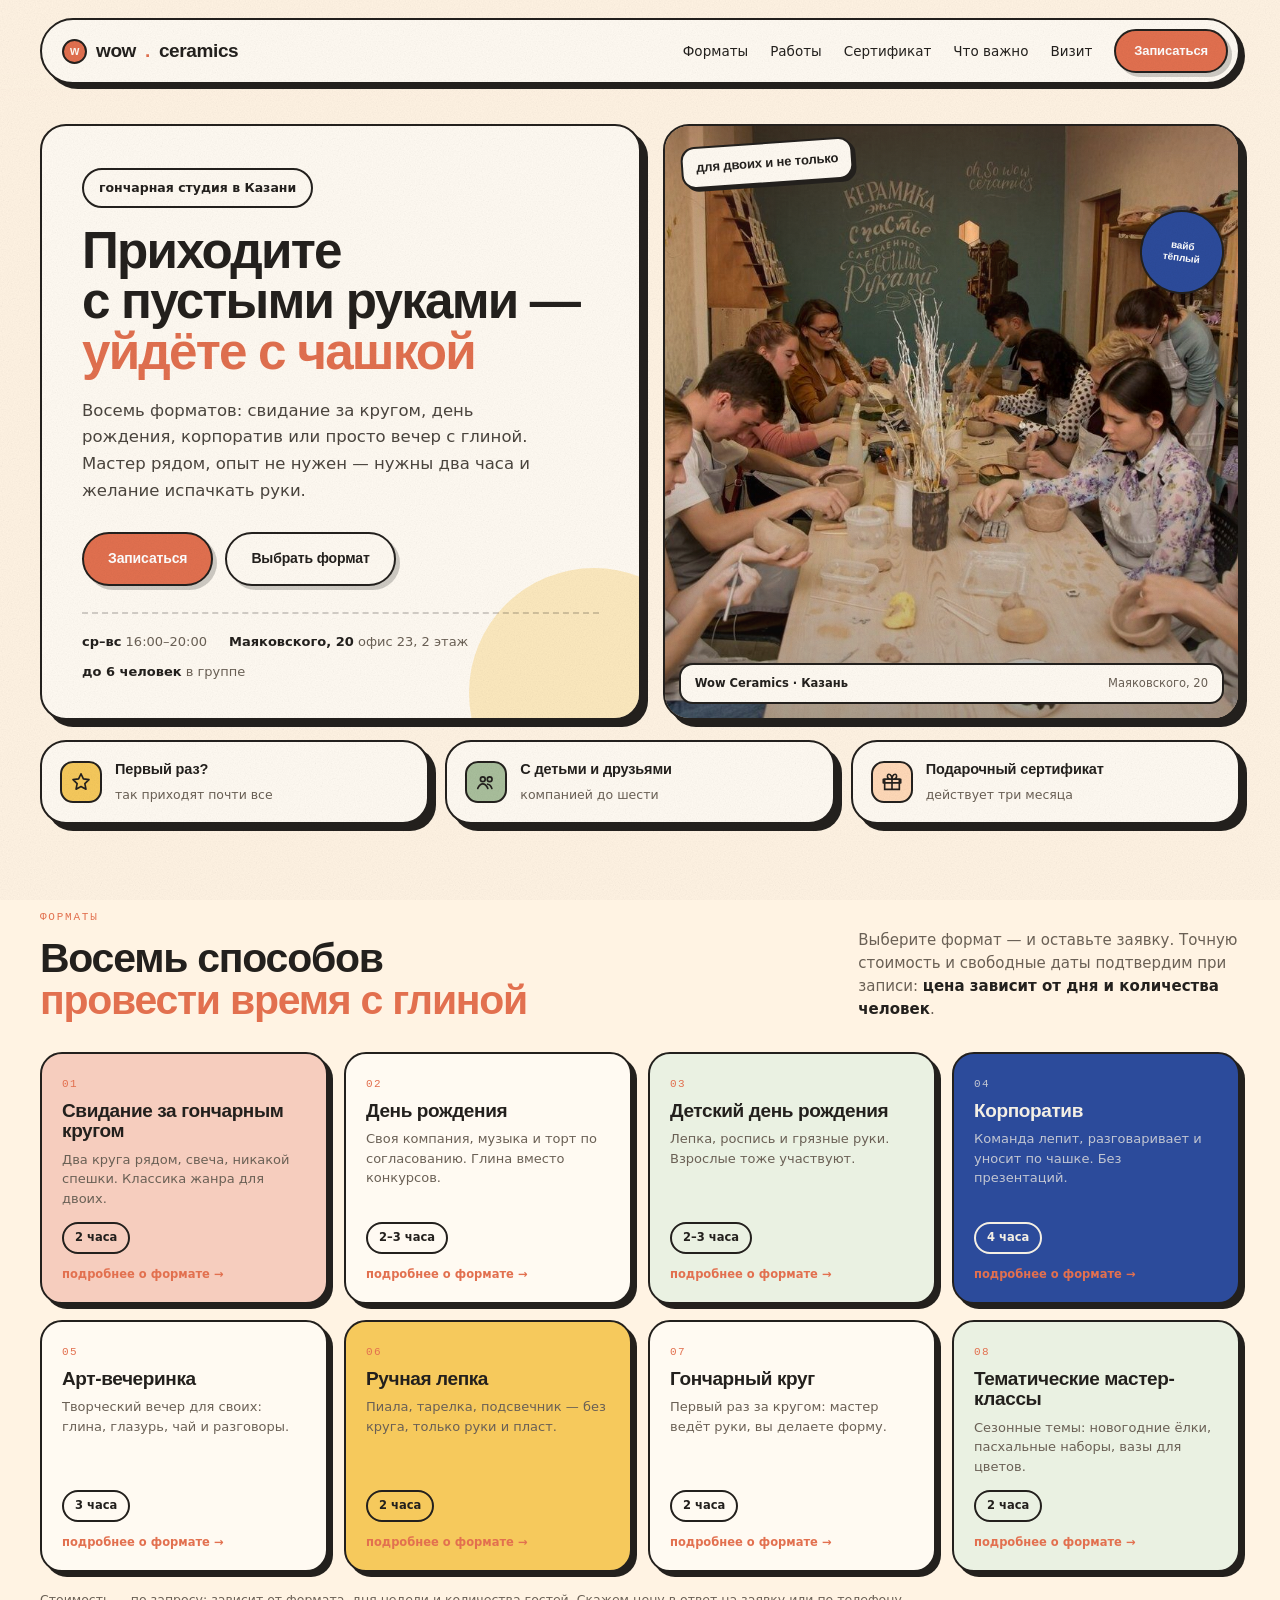
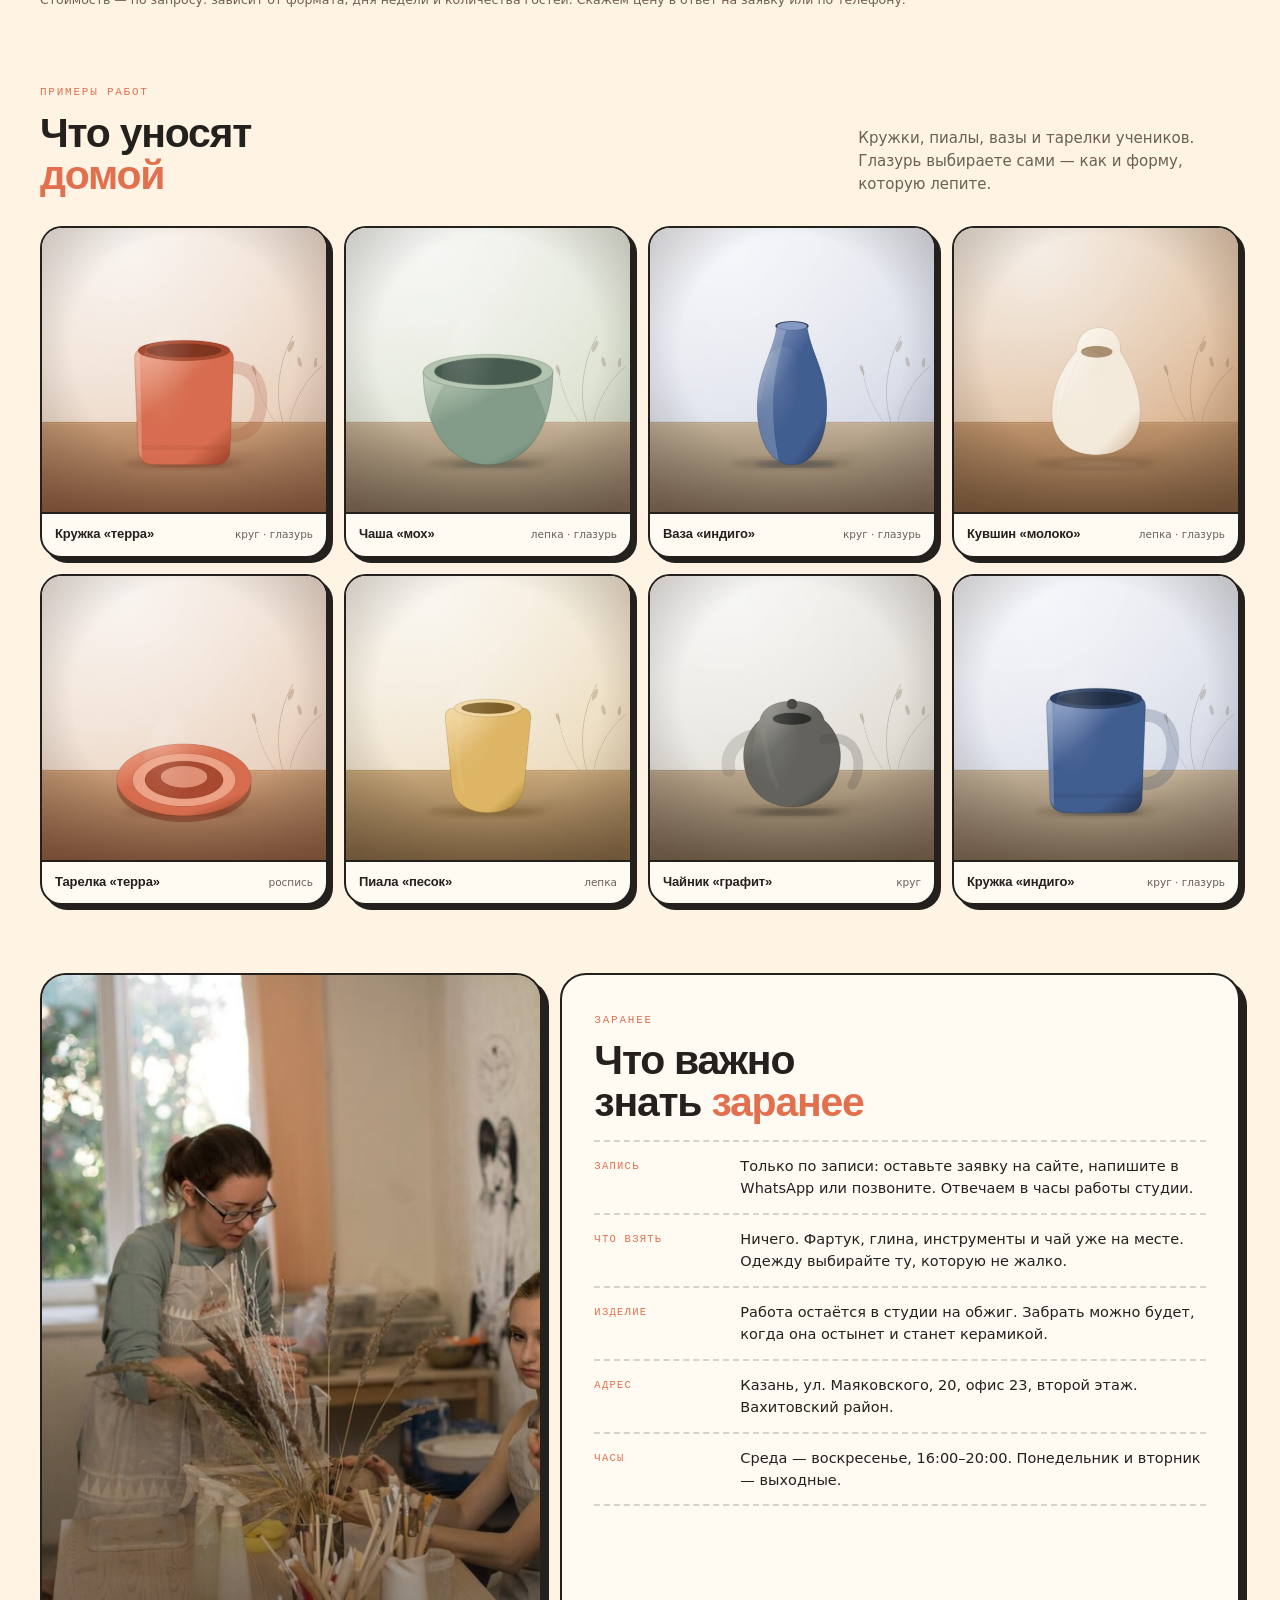
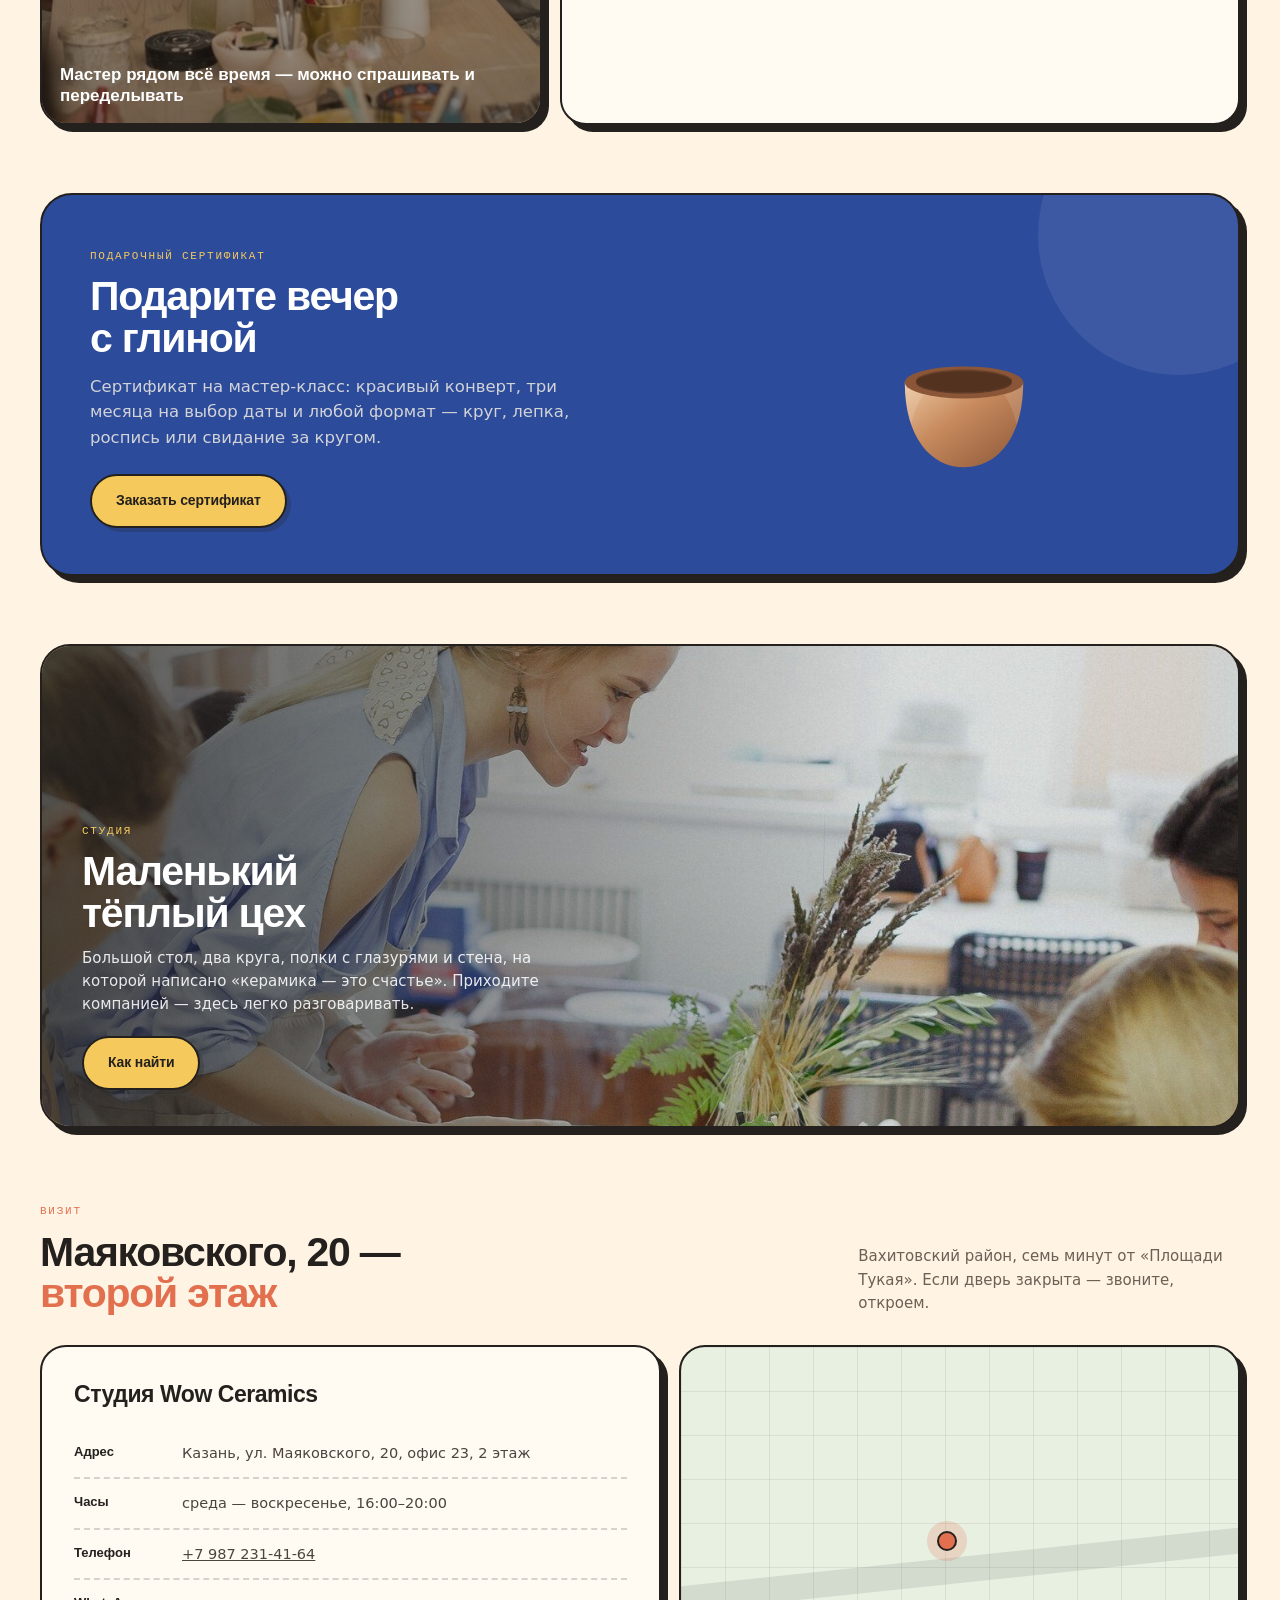
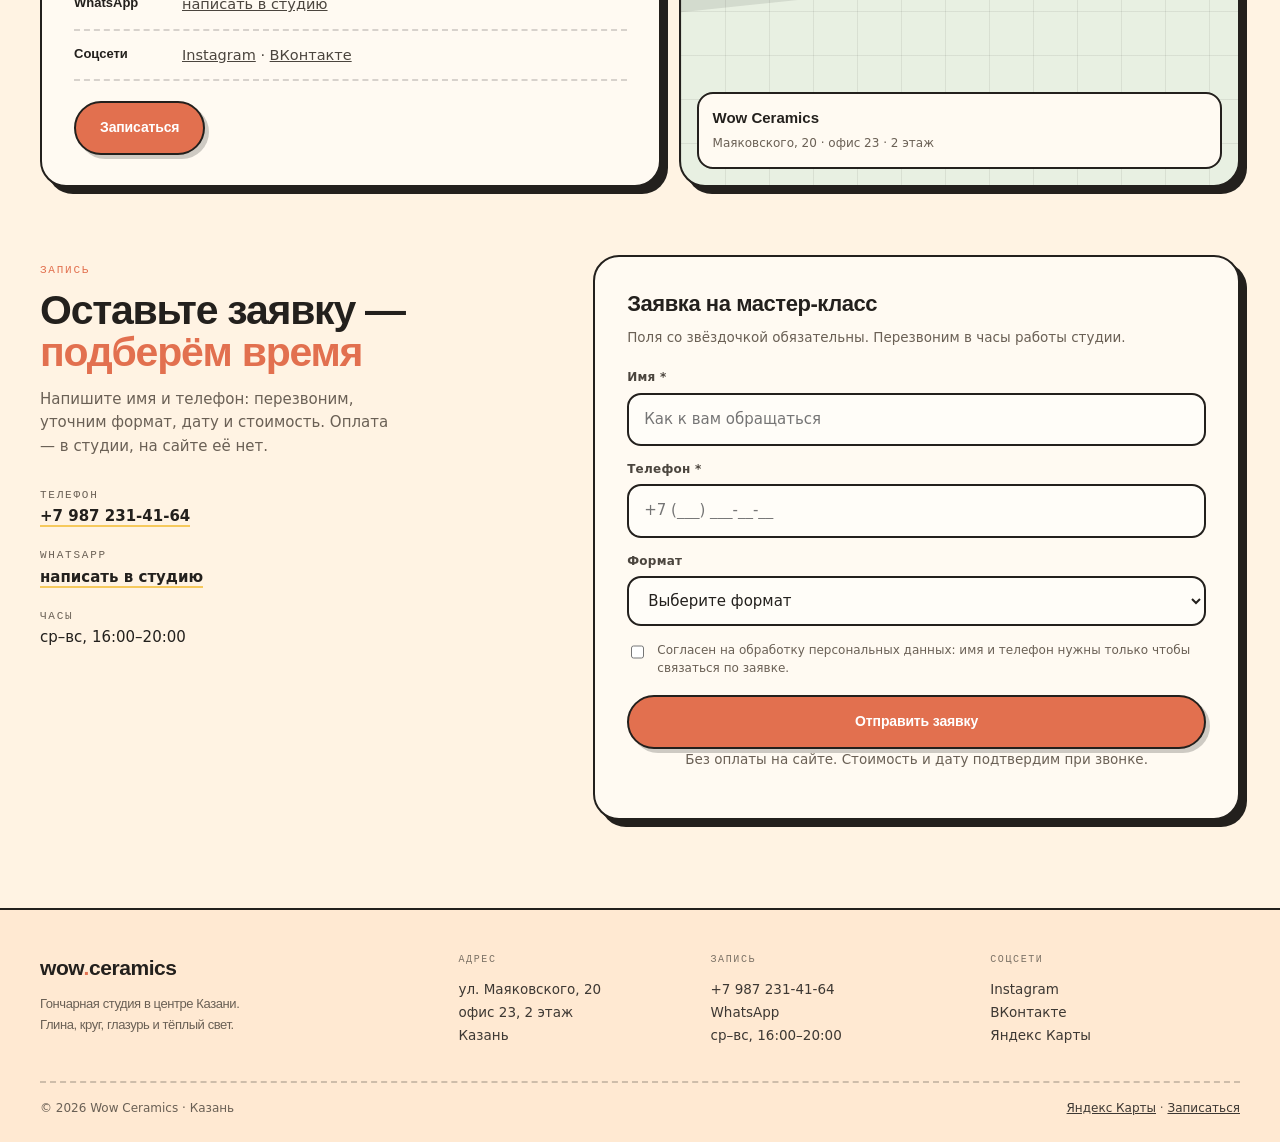
<file: index.html>
﻿<!DOCTYPE html>
<html lang="ru">
<head>
<meta charset="utf-8">
<meta name="viewport" content="width=device-width, initial-scale=1">
<title>Wow Ceramics — гончарная студия в Казани: мастер-классы, свидания, дни рождения</title>
<meta name="description" content="Гончарная студия Wow Ceramics в Казани: свидание за гончарным кругом, дни рождения, корпоративы, арт-вечеринки, лепка и роспись. ул. Маяковского, 20. Запись: +7 987 231-41-64.">
<meta property="og:title" content="Wow Ceramics — гончарная студия в Казани">
<meta property="og:description" content="Восемь форматов: от свидания за кругом до корпоратива. Маяковского, 20.">
<meta property="og:image" content="assets/photos/hero.jpg">
<link rel="stylesheet" href="assets/common.css">
<style>
  :root {
    --cream: #fff3e3;
    --cream-2: #ffe9d2;
    --ink: #23201d;
    --terra: #e2704f;
    --terra-dark: #c4593b;
    --cobalt: #2c4b9b;
    --sage: #a9bf9c;
    --sage-light: #eaf1e2;
    --yellow: #f6c95c;
    --white: #fffaf2;
    --muted: #6a6055;
    --display: 'Montserrat', 'Segoe UI', sans-serif;
  }
  html { scroll-behavior: smooth; }
  body { background: var(--cream); color: var(--ink); font-size: 16.5px; }
  .card { background: var(--white); border: 2px solid var(--ink); border-radius: 26px; box-shadow: 7px 7px 0 var(--ink); }
  .chip { display: inline-flex; align-items: center; gap: 8px; padding: 8px 15px; border: 2px solid var(--ink); border-radius: 999px; background: var(--white); font-size: 12.5px; font-weight: 600; }
  .micro { font-family: 'Consolas', monospace; font-size: 11px; letter-spacing: .16em; text-transform: uppercase; }

  /* ───────── шапка ───────── */
  .top { padding: 18px 0; position: sticky; top: 0; z-index: 50; background: linear-gradient(var(--cream) 72%, rgba(255,243,227,0)); }
  .top__bar { display: flex; align-items: center; gap: 22px; padding: 9px 10px 9px 20px; background: var(--white); border: 2px solid var(--ink); border-radius: 999px; box-shadow: 5px 5px 0 var(--ink); }
  .brand { display: flex; align-items: center; gap: 9px; text-decoration: none; font-family: var(--display); font-weight: 800; font-size: 19px; letter-spacing: -.02em; color: var(--ink); }
  .brand em { font-style: normal; color: var(--terra); }
  .brand__dot { width: 25px; height: 25px; border-radius: 50%; background: var(--terra); border: 2px solid var(--ink); display: grid; place-items: center; font-size: 12px; color: var(--white); font-family: var(--display); }
  .nav { display: flex; gap: 22px; margin-left: auto; }
  .nav a { font-size: 13.5px; text-decoration: none; font-weight: 500; color: var(--ink); }
  .nav a:hover { color: var(--terra); }
  .btn { display: inline-flex; align-items: center; justify-content: center; gap: 9px; background: var(--ink); color: var(--cream); border: 2px solid var(--ink); border-radius: 999px; padding: 14px 24px; font-family: var(--display); font-weight: 700; font-size: 14px; letter-spacing: -.01em; text-decoration: none; cursor: pointer; box-shadow: 4px 4px 0 rgba(35,32,29,.22); transition: transform .15s ease, background .15s ease, box-shadow .15s ease; }
  .btn:hover { background: var(--terra); box-shadow: 2px 2px 0 rgba(35,32,29,.22); transform: translate(2px,2px); }
  .btn--terra { background: var(--terra); color: #fff; }
  .btn--terra:hover { background: var(--ink); }
  .btn--cobalt { background: var(--cobalt); color: #fff; }
  .btn--cobalt:hover { background: var(--ink); }
  .btn--sm { padding: 10px 18px; font-size: 13px; }
  .btn--ghost { background: var(--white); color: var(--ink); }
  .btn--ghost:hover { background: var(--yellow); }

  /* ───────── герой ───────── */
  .hero { padding: 22px 0 10px; }
  .hero__grid { display: grid; grid-template-columns: 1.02fr .98fr; gap: 22px; align-items: stretch; }
  .hero__text { padding: 42px 40px 36px; position: relative; overflow: hidden; }
  .hero__text::after { content: ''; position: absolute; right: -80px; bottom: -100px; width: 250px; height: 250px; border-radius: 50%; background: var(--yellow); opacity: .35; }
  h1 { font-family: var(--display); font-weight: 800; font-size: clamp(38px, 4vw, 58px); line-height: .99; letter-spacing: -.035em; margin: 18px 0 0; position: relative; z-index: 1; }
  h1 span { color: var(--terra); }
  .hero__lead { margin-top: 20px; max-width: 44ch; font-size: 16.5px; line-height: 1.62; color: #4b453e; position: relative; z-index: 1; }
  .hero__actions { display: flex; flex-wrap: wrap; align-items: center; gap: 12px; margin-top: 28px; position: relative; z-index: 1; }
  .hero__meta { display: flex; flex-wrap: wrap; gap: 10px 22px; margin-top: 26px; padding-top: 18px; border-top: 2px dashed rgba(35,32,29,.2); font-size: 13px; color: var(--muted); position: relative; z-index: 1; }
  .hero__meta b { color: var(--ink); }
  .hero__media { position: relative; border: 2px solid var(--ink); border-radius: 26px; overflow: hidden; min-height: 520px; background: #d7b79a; box-shadow: 7px 7px 0 var(--ink); }
  .hero__media img { width: 100%; height: 100%; object-fit: cover; object-position: 50% 38%; display: block; filter: saturate(1.04) contrast(1.02); }
  .hero__media::after { content: ''; position: absolute; inset: 0; background: linear-gradient(180deg, rgba(226,112,79,.18), transparent 42%, rgba(35,32,29,.34)); pointer-events: none; }
  .hero__cap { position: absolute; left: 14px; right: 14px; bottom: 14px; z-index: 2; display: flex; justify-content: space-between; gap: 12px; padding: 10px 14px; border: 2px solid var(--ink); border-radius: 14px; background: var(--white); font-size: 11.5px; font-weight: 600; }
  .hero__cap span:last-child { color: var(--muted); font-weight: 500; }
  .sticker { position: absolute; z-index: 3; font-family: var(--display); font-weight: 800; letter-spacing: -.01em; }
  .sticker--1 { top: 16px; left: 16px; background: var(--white); color: var(--ink); border: 2px solid var(--ink); border-radius: 14px; padding: 9px 13px; font-size: 13px; transform: rotate(-4deg); box-shadow: 3px 3px 0 var(--ink); }
  .sticker--2 { top: 84px; right: 14px; background: var(--cobalt); color: #fff; border-radius: 50%; width: 84px; height: 84px; display: grid; place-items: center; text-align: center; font-size: 10px; line-height: 1.25; transform: rotate(7deg); border: 2px solid var(--ink); }

  .mini-row { display: grid; grid-template-columns: repeat(3, 1fr); gap: 16px; margin-top: 20px; }
  .mini { display: flex; align-items: center; gap: 13px; padding: 16px 18px; }
  .mini__ic { width: 42px; height: 42px; border-radius: 13px; border: 2px solid var(--ink); display: grid; place-items: center; flex: 0 0 auto; }
  .mini b { display: block; font-family: var(--display); font-weight: 700; font-size: 14.5px; letter-spacing: -.01em; }
  .mini span { font-size: 12.5px; color: var(--muted); }

  /* ───────── секции ───────── */
  section { padding: 68px 0; }
  .sec-head { display: flex; justify-content: space-between; align-items: flex-end; gap: 40px; margin-bottom: 30px; }
  .sec-label { display: inline-flex; align-items: center; gap: 8px; color: var(--terra); }
  h2 { font-family: var(--display); font-weight: 800; font-size: clamp(29px, 3.2vw, 44px); line-height: 1.02; letter-spacing: -.03em; margin: 10px 0 0; }
  h2 span { color: var(--terra); }
  .sec-head p { max-width: 40ch; font-size: 15px; color: var(--muted); margin: 0; }
  .sec-head p b { color: var(--ink); }

  /* форматы */
  .formats { display: grid; grid-template-columns: repeat(4, 1fr); gap: 16px; }
  .format { display: flex; flex-direction: column; gap: 8px; padding: 22px 20px 18px; border: 2px solid var(--ink); border-radius: 22px; background: var(--white); text-align: left; cursor: pointer; box-shadow: 5px 5px 0 var(--ink); transition: transform .15s ease, box-shadow .15s ease; font: inherit; color: inherit; }
  .format:hover { transform: translate(-1px,-1px); box-shadow: 7px 7px 0 var(--ink); }
  .format__num { font-family: 'Consolas', monospace; font-size: 11px; letter-spacing: .12em; color: var(--terra); }
  .format h3 { font-family: var(--display); font-weight: 800; font-size: 19px; line-height: 1.08; letter-spacing: -.02em; margin: 0; }
  .format p { font-size: 13px; line-height: 1.5; color: var(--muted); margin: 0; flex: 1; }
  .format__more { font-size: 11.5px; font-weight: 700; color: var(--terra); margin-top: 4px; }
  .format { text-decoration: none; }
  .format__dur { display: inline-flex; align-self: flex-start; align-items: center; gap: 6px; margin-top: 6px; padding: 5px 11px; border: 2px solid currentColor; border-radius: 999px; font-size: 11.5px; font-weight: 600; }
  .format--sage { background: var(--sage-light); }
  .format--yellow { background: var(--yellow); }
  .format--terra { background: #f6cdbe; }
  .format--cobalt { background: var(--cobalt); color: #f4efe4; }
  .format--cobalt .format__num, .format--cobalt p { color: rgba(244,239,228,.75); }
  .formats__note { margin-top: 18px; font-size: 12.5px; color: var(--muted); }

  /* примеры работ */
  .works { display: grid; grid-template-columns: repeat(4, 1fr); gap: 16px; }
  .work { margin: 0; border: 2px solid var(--ink); border-radius: 22px; overflow: hidden; background: var(--white); box-shadow: 5px 5px 0 var(--ink); }
  .work img { width: 100%; aspect-ratio: 1 / 1; object-fit: cover; display: block; }
  .work figcaption { display: flex; justify-content: space-between; align-items: baseline; gap: 8px; padding: 10px 13px 11px; border-top: 2px solid var(--ink); font-size: 11.5px; }
  .work b { font-family: var(--display); font-weight: 700; font-size: 13px; letter-spacing: -.01em; }
  .work span { color: var(--muted); font-size: 10.5px; text-align: right; }

  /* что важно знать */
  .know { display: grid; grid-template-columns: .85fr 1.15fr; gap: 18px; align-items: stretch; }
  .know__media { position: relative; border: 2px solid var(--ink); border-radius: 26px; overflow: hidden; box-shadow: 7px 7px 0 var(--ink); background: #cfa27c; min-height: 420px; }
  .know__media img { width: 100%; height: 100%; object-fit: cover; object-position: 50% 30%; }
  .know__media::after { content: ''; position: absolute; inset: 0; background: linear-gradient(180deg, rgba(35,32,29,0) 40%, rgba(35,32,29,.55)); }
  .know__media p { position: absolute; left: 18px; right: 18px; bottom: 16px; color: #fff; font-family: var(--display); font-weight: 700; font-size: 17px; line-height: 1.25; z-index: 2; margin: 0; }
  .know__body { padding: 30px 32px; }
  .know__body h2 { margin-bottom: 6px; }
  .row { display: grid; grid-template-columns: 132px 1fr; gap: 14px; padding: 13px 0; border-top: 2px dashed rgba(35,32,29,.18); }
  .row:last-child { border-bottom: 2px dashed rgba(35,32,29,.18); }
  .row dt { font-family: 'Consolas', monospace; font-size: 10.5px; letter-spacing: .12em; text-transform: uppercase; color: var(--terra); padding-top: 3px; }
  .row dd { margin: 0; font-size: 14.5px; line-height: 1.55; }
  .row dd a { color: inherit; }

  /* сертификат */
  .gift { background: var(--cobalt); color: #f6f1e4; border-radius: 32px; padding: 46px 48px; display: grid; grid-template-columns: 1.15fr .85fr; gap: 36px; align-items: center; position: relative; overflow: hidden; border: 2px solid var(--ink); box-shadow: 7px 7px 0 var(--ink); }
  .gift::before { content: ''; position: absolute; right: -80px; top: -100px; width: 280px; height: 280px; border-radius: 50%; background: rgba(255,255,255,.08); }
  .gift h2 { color: #fff; }
  .gift p { margin-top: 14px; max-width: 46ch; color: rgba(246,241,228,.82); }
  .gift .btn { background: var(--yellow); color: var(--ink); }
  .gift .btn:hover { background: #fff; }
  .gift__art { display: grid; place-items: center; position: relative; }
  .gift__art .vessel { width: 160px; }

  /* студия */
  .studio { position: relative; border: 2px solid var(--ink); border-radius: 30px; overflow: hidden; box-shadow: 7px 7px 0 var(--ink); background: #b18a6a; }
  .studio img { width: 100%; height: 480px; object-fit: cover; object-position: 50% 45%; display: block; }
  .studio__overlay { position: absolute; inset: 0; background: linear-gradient(90deg, rgba(35,32,29,.72) 0%, rgba(35,32,29,.3) 46%, rgba(35,32,29,0) 72%); }
  .studio__text { position: absolute; left: 40px; bottom: 36px; max-width: 460px; color: #fff; }
  .studio__text h2 { color: #fff; }
  .studio__text p { margin-top: 12px; font-size: 15px; color: rgba(255,255,255,.88); }
  .studio__text .btn { margin-top: 20px; background: var(--yellow); color: var(--ink); }
  .studio__text .btn:hover { background: #fff; }

  /* визит */
  .visit { display: grid; grid-template-columns: 1.05fr .95fr; gap: 18px; }
  .visit__info { padding: 30px 32px; }
  .visit__info h3 { font-family: var(--display); font-weight: 800; font-size: 23px; margin: 0 0 16px; letter-spacing: -.02em; }
  .visit__row { display: flex; gap: 16px; padding: 13px 0; border-bottom: 2px dashed rgba(35,32,29,.18); }
  .visit__row:last-child { border-bottom: 0; }
  .visit__row b { min-width: 92px; font-family: var(--display); font-weight: 700; font-size: 13px; }
  .visit__row span { font-size: 14.5px; color: #4b453e; }
  .visit__row a { color: inherit; }
  .visit__map { border-radius: 26px; border: 2px solid var(--ink); background: #e8f0e2; position: relative; overflow: hidden; min-height: 380px; box-shadow: 7px 7px 0 var(--ink); }
  .visit__map::before { content: ''; position: absolute; inset: 0; background-image: linear-gradient(rgba(35,32,29,.08) 1px, transparent 1px), linear-gradient(90deg, rgba(35,32,29,.08) 1px, transparent 1px); background-size: 44px 44px; }
  .visit__map::after { content: ''; position: absolute; left: -10%; right: -10%; top: 48%; height: 26px; background: rgba(35,32,29,.1); transform: rotate(-6deg); }
  .pin { position: absolute; left: 46%; top: 42%; width: 20px; height: 20px; border-radius: 50%; background: var(--terra); border: 2px solid var(--ink); box-shadow: 0 0 0 10px rgba(226,112,79,.22); z-index: 2; }
  .map-card { position: absolute; left: 16px; bottom: 16px; right: 16px; background: var(--white); border: 2px solid var(--ink); border-radius: 16px; padding: 12px 14px; z-index: 2; }
  .map-card b { font-family: var(--display); font-weight: 800; font-size: 15px; display: block; }
  .map-card span { font-size: 12px; color: var(--muted); }

  /* форма */
  .booking { display: grid; grid-template-columns: .9fr 1.1fr; gap: 24px; align-items: start; }
  .booking__aside h2 { margin-top: 10px; }
  .booking__aside p { margin-top: 14px; color: var(--muted); font-size: 15px; max-width: 38ch; }
  .booking__contacts { margin-top: 24px; display: grid; gap: 14px; font-size: 15px; }
  .booking__contacts a { color: var(--ink); text-decoration: none; font-weight: 600; border-bottom: 2px solid var(--yellow); }
  .booking__contacts .micro { color: var(--muted); }
  .form-card { padding: 30px 32px 28px; }
  .form-card h3 { font-family: var(--display); font-weight: 800; font-size: 22px; margin: 0 0 6px; letter-spacing: -.02em; }
  .form-card > p { font-size: 13.5px; color: var(--muted); margin: 0 0 20px; }
  .field { margin-bottom: 14px; }
  .field label { display: block; font-size: 12px; font-weight: 600; letter-spacing: .02em; margin-bottom: 6px; color: #4b453e; }
  .field input, .field select { width: 100%; padding: 13px 15px; border: 2px solid var(--ink); border-radius: 14px; background: #fffdf8; font: inherit; font-size: 15px; color: var(--ink); outline: none; }
  .field input:focus, .field select:focus { background: #fff; box-shadow: 0 0 0 4px rgba(246,201,92,.55); }
  .field--split { display: grid; grid-template-columns: 1fr 1fr; gap: 12px; }
  .consent { display: flex; gap: 10px; align-items: flex-start; margin: 16px 0 18px; font-size: 12px; color: var(--muted); line-height: 1.45; }
  .consent input { margin-top: 2px; width: 16px; height: 16px; accent-color: var(--terra); }
  .form__submit { width: 100%; }
  .form__hint { margin-top: 12px; font-size: 12px; color: var(--muted); text-align: center; }
  .form__msg { display: none; margin-top: 14px; padding: 12px 14px; border-radius: 12px; font-size: 13.5px; line-height: 1.5; }
  .form__msg.is-visible { display: block; }
  .form__msg--ok { background: var(--sage-light); border: 2px solid #6f8a63; }
  .form__msg--err { background: #ffe3d9; border: 2px solid var(--terra-dark); }
  .field.has-error input, .field.has-error select { border-color: var(--terra-dark); background: #fff1eb; }

  /* подвал */
  footer { margin-top: 20px; border-top: 2px solid var(--ink); background: var(--cream-2); padding: 42px 0 24px; }
  .foot__grid { display: grid; grid-template-columns: 1.4fr .8fr .9fr .9fr; gap: 30px; }
  .foot__brand { font-family: var(--display); font-weight: 800; font-size: 21px; letter-spacing: -.02em; }
  .foot__brand em { font-style: normal; color: var(--terra); }
  .foot__brand p { font-family: 'Inter', sans-serif; font-weight: 400; font-size: 13px; color: var(--muted); margin-top: 10px; max-width: 30ch; line-height: 1.6; }
  footer h5 { font-family: 'Consolas', monospace; font-size: 10px; letter-spacing: .16em; text-transform: uppercase; color: #7c7266; margin: 0 0 11px; font-weight: 400; }
  footer address { font-style: normal; font-size: 13.5px; line-height: 1.7; color: #3d3833; }
  footer a { color: #3d3833; text-decoration: none; }
  footer a:hover { color: var(--terra); }
  .foot__bottom { display: flex; justify-content: space-between; gap: 20px; margin-top: 34px; padding-top: 16px; border-top: 2px dashed rgba(35,32,29,.22); font-size: 12px; color: var(--muted); }
  .foot__bottom a { text-decoration: underline; }

  .mobile-cta { display: none; }
  @media (max-width: 1100px) {
    .nav { display: none; }
    .formats { grid-template-columns: repeat(2, 1fr); }
    .works { grid-template-columns: repeat(2, 1fr); }
    .hero__grid, .know, .gift, .visit, .booking { grid-template-columns: 1fr; }
    .hero__media { min-height: 460px; }
    .know__media { min-height: 320px; }
    .studio img { height: 380px; }
    .studio__overlay { background: linear-gradient(180deg, rgba(35,32,29,.1) 20%, rgba(35,32,29,.78) 100%); }
    .studio__text { left: 22px; right: 22px; bottom: 22px; }
    .gift { padding: 30px 26px; }
    .mini-row { grid-template-columns: 1fr; }
    .foot__grid { grid-template-columns: 1fr 1fr; }
  }
  @media (max-width: 700px) {
    body { padding-bottom: 76px; }
    .top { padding: 12px 0; }
    .top__bar { gap: 8px; padding: 7px 7px 7px 13px; }
    .brand { font-size: 16px; gap: 7px; }
    .brand__dot { width: 21px; height: 21px; font-size: 11px; }
    .top__bar .btn { padding: 9px 13px; font-size: 11.5px; }
    .hero { padding-top: 12px; }
    .hero__text { padding: 26px 22px 24px; }
    h1 { font-size: clamp(32px, 9.6vw, 42px); }
    .hero__media { min-height: 360px; }
    .formats, .works { grid-template-columns: 1fr; }
    .row { grid-template-columns: 1fr; gap: 4px; }
    .know__body, .form-card, .visit__info { padding: 24px 22px; }
    .field--split { grid-template-columns: 1fr; }
    .studio img { height: 340px; }
    section { padding: 48px 0; }
    .sec-head { flex-direction: column; align-items: flex-start; gap: 12px; }
    .mobile-cta { display: block; position: fixed; left: 12px; right: 12px; bottom: 12px; z-index: 40; }
    .mobile-cta .btn { width: 100%; box-shadow: 0 10px 24px rgba(35,32,29,.28); }
  }
</style>
</head>
<body>
<script src="assets/sprite.js"></script>
<div class="grain"></div>

<header class="top">
  <div class="wrap">
    <div class="top__bar">
      <a class="brand" href="#top"><span class="brand__dot">w</span>wow<em>.</em>ceramics</a>
      <nav class="nav">
        <a href="#formats">Форматы</a>
        <a href="#works">Работы</a>
        <a href="#gift">Сертификат</a>
        <a href="#know">Что важно</a>
        <a href="#visit">Визит</a>
      </nav>
      <button class="btn btn--terra btn--sm" type="button" data-book>Записаться</button>
    </div>
  </div>
</header>

<main id="top">
  <section class="hero">
    <div class="wrap">
      <div class="hero__grid">
        <div class="hero__text card">
          <span class="chip">гончарная студия в Казани</span>
          <h1>Приходите<br>с пустыми руками —<br><span>уйдёте с чашкой</span></h1>
          <p class="hero__lead">Восемь форматов: свидание за кругом, день рождения, корпоратив
            или просто вечер с глиной. Мастер рядом, опыт не нужен — нужны два часа и желание
            испачкать руки.</p>
          <div class="hero__actions">
            <button class="btn btn--terra" type="button" data-book>Записаться</button>
            <a class="btn btn--ghost" href="#formats">Выбрать формат</a>
          </div>
          <div class="hero__meta">
            <span><b>ср–вс</b> 16:00–20:00</span>
            <span><b>Маяковского, 20</b> офис 23, 2 этаж</span>
            <span><b>до 6 человек</b> в группе</span>
          </div>
        </div>

        <div class="hero__media">
          <img src="assets/photos/studio.jpg" alt="Гости студии Wow Ceramics за большим столом лепят из глины">
          <span class="sticker sticker--1">для двоих и не только</span>
          <span class="sticker sticker--2">вайб<br>тёплый</span>
          <div class="hero__cap"><span>Wow Ceramics · Казань</span><span>Маяковского, 20</span></div>
        </div>
      </div>

      <div class="mini-row">
        <div class="mini card">
          <span class="mini__ic" style="background:var(--yellow)"><svg width="22" height="22" viewBox="0 0 24 24" fill="none"><path d="M12 3l2.6 5.6 6.1.8-4.5 4.3 1.2 6.1L12 17l-5.4 2.8 1.2-6.1L3.3 9.4l6.1-.8z" stroke="#23201d" stroke-width="1.8" stroke-linejoin="round"/></svg></span>
          <div><b>Первый раз?</b><span>так приходят почти все</span></div>
        </div>
        <div class="mini card">
          <span class="mini__ic" style="background:var(--sage)"><svg width="22" height="22" viewBox="0 0 24 24" fill="none"><circle cx="8.5" cy="9" r="2.6" stroke="#23201d" stroke-width="1.8"/><circle cx="16" cy="9" r="2.6" stroke="#23201d" stroke-width="1.8"/><path d="M3 19c1.6-3.6 3.4-5 5.5-5s3.9 1.4 5.5 5M13.8 14.4c2 .2 3.6 1.7 4.6 4.6" stroke="#23201d" stroke-width="1.8" stroke-linecap="round"/></svg></span>
          <div><b>С детьми и друзьями</b><span>компанией до шести</span></div>
        </div>
        <div class="mini card">
          <span class="mini__ic" style="background:#ffd9b8"><svg width="22" height="22" viewBox="0 0 24 24" fill="none"><path d="M4 9h16v11H4z" stroke="#23201d" stroke-width="1.8"/><path d="M2.5 9h19v4h-19zM12 9v11M12 9c-3 0-5-1.4-5-3.4S8.4 3 10 4c1.3.8 2 2.7 2 5zM12 9c3 0 5-1.4 5-3.4S15.6 3 14 4c-1.3.8-2 2.7-2 5z" stroke="#23201d" stroke-width="1.8" stroke-linejoin="round"/></svg></span>
          <div><b>Подарочный сертификат</b><span>действует три месяца</span></div>
        </div>
      </div>
    </div>
  </section>

  <section id="formats">
    <div class="wrap">
      <div class="sec-head">
        <div>
          <span class="sec-label micro">форматы</span>
          <h2>Восемь способов<br><span>провести время с глиной</span></h2>
        </div>
        <p>Выберите формат — и оставьте заявку. Точную стоимость и свободные даты
          подтвердим при записи: <b>цена зависит от дня и количества человек</b>.</p>
      </div>

      <div class="formats">
        <a class="format format--terra" href="svidanie/index.html">
          <span class="format__num">01</span>
          <h3>Свидание за гончарным кругом</h3>
          <p>Два круга рядом, свеча, никакой спешки. Классика жанра для двоих.</p>
          <span class="format__dur">2 часа</span>
          <span class="format__more">подробнее о формате →</span>
        </a>
        <a class="format" href="formats/den-rozhdeniya/">
          <span class="format__num">02</span>
          <h3>День рождения</h3>
          <p>Своя компания, музыка и торт по согласованию. Глина вместо конкурсов.</p>
          <span class="format__dur">2–3 часа</span>
          <span class="format__more">подробнее о формате →</span>
        </a>
        <a class="format format--sage" href="formats/detskiy-den-rozhdeniya/">
          <span class="format__num">03</span>
          <h3>Детский день рождения</h3>
          <p>Лепка, роспись и грязные руки. Взрослые тоже участвуют.</p>
          <span class="format__dur">2–3 часа</span>
          <span class="format__more">подробнее о формате →</span>
        </a>
        <a class="format format--cobalt" href="formats/korporativ/">
          <span class="format__num">04</span>
          <h3>Корпоратив</h3>
          <p>Команда лепит, разговаривает и уносит по чашке. Без презентаций.</p>
          <span class="format__dur">4 часа</span>
          <span class="format__more">подробнее о формате →</span>
        </a>
        <a class="format" href="formats/art-vecherinka/">
          <span class="format__num">05</span>
          <h3>Арт-вечеринка</h3>
          <p>Творческий вечер для своих: глина, глазурь, чай и разговоры.</p>
          <span class="format__dur">3 часа</span>
          <span class="format__more">подробнее о формате →</span>
        </a>
        <a class="format format--yellow" href="formats/ruchnaya-lepka/">
          <span class="format__num">06</span>
          <h3>Ручная лепка</h3>
          <p>Пиала, тарелка, подсвечник — без круга, только руки и пласт.</p>
          <span class="format__dur">2 часа</span>
          <span class="format__more">подробнее о формате →</span>
        </a>
        <a class="format" href="formats/goncharnyy-krug/">
          <span class="format__num">07</span>
          <h3>Гончарный круг</h3>
          <p>Первый раз за кругом: мастер ведёт руки, вы делаете форму.</p>
          <span class="format__dur">2 часа</span>
          <span class="format__more">подробнее о формате →</span>
        </a>
        <a class="format format--sage" href="formats/tematicheskie/">
          <span class="format__num">08</span>
          <h3>Тематические мастер-классы</h3>
          <p>Сезонные темы: новогодние ёлки, пасхальные наборы, вазы для цветов.</p>
          <span class="format__dur">2 часа</span>
          <span class="format__more">подробнее о формате →</span>
        </a>
      </div>
      <p class="formats__note">Стоимость — по запросу: зависит от формата, дня недели и количества гостей.
        Скажем цену в ответ на заявку или по телефону.</p>
    </div>
  </section>

  <section id="works" style="padding-top:0">
    <div class="wrap">
      <div class="sec-head">
        <div>
          <span class="sec-label micro">примеры работ</span>
          <h2>Что уносят<br><span>домой</span></h2>
        </div>
        <p>Кружки, пиалы, вазы и тарелки учеников. Глазурь выбираете сами —
          как и форму, которую лепите.</p>
      </div>
      <div class="works">
        <figure class="work"><img src="assets/works/work-1.jpg" alt="Кружка в терракотовой глазури" loading="lazy"><figcaption><b>Кружка «терра»</b><span>круг · глазурь</span></figcaption></figure>
        <figure class="work"><img src="assets/works/work-2.jpg" alt="Чаша в зелёной глазури" loading="lazy"><figcaption><b>Чаша «мох»</b><span>лепка · глазурь</span></figcaption></figure>
        <figure class="work"><img src="assets/works/work-3.jpg" alt="Ваза в синей глазури" loading="lazy"><figcaption><b>Ваза «индиго»</b><span>круг · глазурь</span></figcaption></figure>
        <figure class="work"><img src="assets/works/work-4.jpg" alt="Кувшин в молочной глазури" loading="lazy"><figcaption><b>Кувшин «молоко»</b><span>лепка · глазурь</span></figcaption></figure>
        <figure class="work"><img src="assets/works/work-5.jpg" alt="Терракотовая тарелка ручной росписи" loading="lazy"><figcaption><b>Тарелка «терра»</b><span>роспись</span></figcaption></figure>
        <figure class="work"><img src="assets/works/work-6.jpg" alt="Пиала в песочной глазури" loading="lazy"><figcaption><b>Пиала «песок»</b><span>лепка</span></figcaption></figure>
        <figure class="work"><img src="assets/works/work-7.jpg" alt="Чайник в графитовой глазури" loading="lazy"><figcaption><b>Чайник «графит»</b><span>круг</span></figcaption></figure>
        <figure class="work"><img src="assets/works/work-8.jpg" alt="Кружка в синей глазури" loading="lazy"><figcaption><b>Кружка «индиго»</b><span>круг · глазурь</span></figcaption></figure>
      </div>
    </div>
  </section>

  <section id="know" style="padding-top:0">
    <div class="wrap know">
      <div class="know__media">
        <img src="assets/photos/master.jpg" alt="Мастер студии за работой с глиной">
        <p>Мастер рядом всё время — можно спрашивать и переделывать</p>
      </div>
      <div class="know__body card">
        <span class="sec-label micro">заранее</span>
        <h2>Что важно<br>знать <span>заранее</span></h2>
        <dl style="margin:16px 0 0">
          <div class="row"><dt>Запись</dt><dd>Только по записи: оставьте заявку на сайте, напишите в WhatsApp или позвоните. Отвечаем в часы работы студии.</dd></div>
          <div class="row"><dt>Что взять</dt><dd>Ничего. Фартук, глина, инструменты и чай уже на месте. Одежду выбирайте ту, которую не жалко.</dd></div>
          <div class="row"><dt>Изделие</dt><dd>Работа остаётся в студии на обжиг. Забрать можно будет, когда она остынет и станет керамикой.</dd></div>
          <div class="row"><dt>Адрес</dt><dd>Казань, ул. Маяковского, 20, офис 23, второй этаж. Вахитовский район.</dd></div>
          <div class="row"><dt>Часы</dt><dd>Среда — воскресенье, 16:00–20:00. Понедельник и вторник — выходные.</dd></div>
        </dl>
      </div>
    </div>
  </section>

  <section id="gift" style="padding-top:0">
    <div class="wrap">
      <div class="gift">
        <div>
          <span class="sec-label micro" style="color:var(--yellow)">подарочный сертификат</span>
          <h2>Подарите вечер<br>с глиной</h2>
          <p>Сертификат на мастер-класс: красивый конверт, три месяца на выбор даты
            и любой формат — круг, лепка, роспись или свидание за кругом.</p>
          <button class="btn" type="button" data-book data-format="Подарочный сертификат" style="margin-top:24px">Заказать сертификат</button>
        </div>
        <div class="gift__art">
          <svg class="vessel" viewBox="0 0 200 260" role="img" aria-label="Керамическая чаша"><use href="#v-bowl"/></svg>
        </div>
      </div>
    </div>
  </section>

  <section style="padding-top:0">
    <div class="wrap">
      <div class="studio">
        <img src="assets/photos/hero.jpg" alt="Мастер студии показывает, как работать с глиной">
        <div class="studio__overlay"></div>
        <div class="studio__text">
          <span class="micro" style="color:var(--yellow)">студия</span>
          <h2>Маленький<br>тёплый цех</h2>
          <p>Большой стол, два круга, полки с глазурями и стена, на которой написано
            «керамика — это счастье». Приходите компанией — здесь легко
            разговаривать.</p>
          <a class="btn" href="#visit">Как найти</a>
        </div>
      </div>
    </div>
  </section>

  <section id="visit" style="padding-top:0">
    <div class="wrap">
      <div class="sec-head">
        <div>
          <span class="sec-label micro">визит</span>
          <h2>Маяковского, 20 —<br><span>второй этаж</span></h2>
        </div>
        <p>Вахитовский район, семь минут от «Площади Тукая».
          Если дверь закрыта — звоните, откроем.</p>
      </div>
      <div class="visit">
        <div class="visit__info card">
          <h3>Студия Wow Ceramics</h3>
          <div class="visit__row"><b>Адрес</b><span>Казань, ул. Маяковского, 20, офис 23, 2 этаж</span></div>
          <div class="visit__row"><b>Часы</b><span>среда — воскресенье, 16:00–20:00</span></div>
          <div class="visit__row"><b>Телефон</b><span><a href="tel:+79872314164">+7 987 231‑41‑64</a></span></div>
          <div class="visit__row"><b>WhatsApp</b><span><a href="https://wa.me/79872314164">написать в студию</a></span></div>
          <div class="visit__row"><b>Соцсети</b><span><a href="https://instagram.com/wowceramics_kzn">Instagram</a> · <a href="https://vk.com/wowceramics_kzn">ВКонтакте</a></span></div>
          <button class="btn btn--terra" type="button" data-book style="margin-top:20px">Записаться</button>
        </div>
        <div class="visit__map" role="img" aria-label="Схема: студия на Маяковского, 20">
          <span class="pin"></span>
          <div class="map-card">
            <b>Wow Ceramics</b>
            <span>Маяковского, 20 · офис 23 · 2 этаж</span>
          </div>
        </div>
      </div>
    </div>
  </section>

  <section id="zapis" style="padding-top:0">
    <div class="wrap booking">
      <div class="booking__aside">
        <span class="sec-label micro">запись</span>
        <h2>Оставьте заявку —<br><span>подберём время</span></h2>
        <p>Напишите имя и телефон: перезвоним, уточним формат, дату и стоимость.
          Оплата — в студии, на сайте её нет.</p>
        <div class="booking__contacts">
          <div><span class="micro">телефон</span><br><a href="tel:+79872314164">+7 987 231‑41‑64</a></div>
          <div><span class="micro">whatsapp</span><br><a href="https://wa.me/79872314164">написать в студию</a></div>
          <div><span class="micro">часы</span><br>ср–вс, 16:00–20:00</div>
        </div>
      </div>

      <form class="form-card card" id="bookingForm" novalidate>
        <h3>Заявка на мастер-класс</h3>
        <p>Поля со звёздочкой обязательны. Перезвоним в часы работы студии.</p>
        <div class="field">
          <label for="name">Имя *</label>
          <input id="name" name="name" type="text" autocomplete="name" placeholder="Как к вам обращаться" required>
        </div>
        <div class="field">
          <label for="phone">Телефон *</label>
          <input id="phone" name="phone" type="tel" inputmode="tel" autocomplete="tel" placeholder="+7 (___) ___-__-__" required>
        </div>
        <div class="field">
          <label for="format">Формат</label>
          <select id="format" name="format">
            <option value="">Выберите формат</option>
            <option>Свидание за гончарным кругом</option>
            <option>День рождения</option>
            <option>Детский день рождения</option>
            <option>Корпоратив</option>
            <option>Арт-вечеринка</option>
            <option>Ручная лепка</option>
            <option>Гончарный круг</option>
            <option>Тематический мастер-класс</option>
            <option>Подарочный сертификат</option>
          </select>
        </div>
        <label class="consent">
          <input id="consent" name="consent" type="checkbox" required>
          <span>Согласен на обработку персональных данных: имя и телефон нужны только
            чтобы связаться по заявке.</span>
        </label>
        <button class="btn btn--terra form__submit" type="submit">Отправить заявку</button>
        <p class="form__hint">Без оплаты на сайте. Стоимость и дату подтвердим при звонке.</p>
        <div class="form__msg" id="formMsg" role="status" aria-live="polite"></div>
      </form>
    </div>
  </section>
</main>

<footer>
  <div class="wrap">
    <div class="foot__grid">
      <div class="foot__brand">
        wow<em>.</em>ceramics
        <p>Гончарная студия в центре Казани. Глина, круг, глазурь и тёплый свет.</p>
      </div>
      <div><h5>адрес</h5><address>ул. Маяковского, 20<br>офис 23, 2 этаж<br>Казань</address></div>
      <div><h5>запись</h5><address><a href="tel:+79872314164">+7 987 231‑41‑64</a><br><a href="https://wa.me/79872314164">WhatsApp</a><br>ср–вс, 16:00–20:00</address></div>
      <div><h5>соцсети</h5><address><a href="https://instagram.com/wowceramics_kzn">Instagram</a><br><a href="https://vk.com/wowceramics_kzn">ВКонтакте</a><br><a href="https://yandex.ru/maps/org/vau_keramika/149394156119/">Яндекс Карты</a></address></div>
    </div>
    <div class="foot__bottom">
      <span>© 2026 Wow Ceramics · Казань</span>
      <span><a href="https://yandex.ru/maps/org/vau_keramika/149394156119/">Яндекс Карты</a> · <a href="#zapis">Записаться</a></span>
    </div>
  </div>
</footer>

<div class="mobile-cta"><button class="btn btn--terra" type="button" data-book>Записаться на мастер-класс</button></div>

<script>
(function () {
  // Куда отправлять заявки. Пусто — работает запасной путь через WhatsApp.
  // Пример: var FORM_ENDPOINT = 'https://formspree.io/f/xxxxxxx';
  var FORM_ENDPOINT = '';
  var WHATSAPP = '79872314164';

  var form = document.getElementById('bookingForm');
  var nameInput = document.getElementById('name');
  var phoneInput = document.getElementById('phone');
  var formatSelect = document.getElementById('format');
  var consent = document.getElementById('consent');
  var msg = document.getElementById('formMsg');

  phoneInput.addEventListener('input', function () {
    var d = phoneInput.value.replace(/\D/g, '').slice(0, 11);
    if (!d) { phoneInput.value = ''; return; }
    if (d[0] === '8') d = '7' + d.slice(1);
    if (d[0] !== '7') d = '7' + d;
    var out = '+7';
    if (d.length > 1) out += ' (' + d.slice(1, 4);
    if (d.length >= 5) out += ') ' + d.slice(4, 7);
    if (d.length >= 8) out += '-' + d.slice(7, 9);
    if (d.length >= 10) out += '-' + d.slice(9, 11);
    phoneInput.value = out;
  });

  function fieldOf(el) { return el.closest('.field'); }
  function setError(el, on) { var f = fieldOf(el); if (f) f.classList.toggle('has-error', on); }
  function show(kind, text) { msg.className = 'form__msg form__msg--' + kind + ' is-visible'; msg.textContent = text; }

  function validate() {
    var ok = true;
    var nameOk = nameInput.value.trim().length >= 2;
    setError(nameInput, !nameOk); if (!nameOk) ok = false;
    var digits = phoneInput.value.replace(/\D/g, '');
    var phoneOk = digits.length === 11;
    setError(phoneInput, !phoneOk); if (!phoneOk) ok = false;
    if (!consent.checked) {
      ok = false;
      if (nameOk && phoneOk) show('err', 'Поставьте галочку согласия на обработку данных.');
    }
    return ok;
  }

  form.addEventListener('submit', function (e) {
    e.preventDefault();
    msg.className = 'form__msg'; msg.textContent = '';
    if (!validate()) {
      if (!msg.textContent) show('err', 'Проверьте имя и телефон — нужен номер из 11 цифр.');
      return;
    }

    var data = {
      name: nameInput.value.trim(),
      phone: phoneInput.value.trim(),
      format: formatSelect.value || 'не выбран',
      page: location.href
    };

    if (FORM_ENDPOINT) {
      var btn = form.querySelector('button[type=submit]');
      btn.disabled = true; btn.textContent = 'Отправляем…';
      fetch(FORM_ENDPOINT, { method: 'POST', headers: { 'Content-Type': 'application/json', Accept: 'application/json' }, body: JSON.stringify(data) })
        .then(function (r) { if (!r.ok) throw new Error('fail'); return r; })
        .then(function () { form.reset(); show('ok', 'Заявка отправлена. Перезвоним в часы работы студии.'); })
        .catch(function () { show('err', 'Не получилось отправить. Напишите в WhatsApp: +7 987 231-41-64.'); })
        .finally(function () { btn.disabled = false; btn.textContent = 'Отправить заявку'; });
      return;
    }

    var text = 'Заявка с сайта wowceramics\nИмя: ' + data.name + '\nТелефон: ' + data.phone + '\nФормат: ' + data.format;
    window.open('https://wa.me/' + WHATSAPP + '?text=' + encodeURIComponent(text), '_blank', 'noopener');
    show('ok', 'Открыли WhatsApp с готовой заявкой — отправьте сообщение, и мы ответим. Или позвоните: +7 987 231-41-64.');
  });

  function goToForm(preset) {
    if (preset) {
      Array.prototype.forEach.call(formatSelect.options, function (o) { if (o.value === preset) formatSelect.value = preset; });
    }
    document.getElementById('zapis').scrollIntoView({ behavior: 'smooth', block: 'start' });
    setTimeout(function () { nameInput.focus({ preventScroll: true }); }, 550);
  }

  Array.prototype.forEach.call(document.querySelectorAll('[data-book]'), function (b) {
    b.addEventListener('click', function (e) { e.preventDefault(); goToForm(b.getAttribute('data-format')); });
  });
  Array.prototype.forEach.call(document.querySelectorAll('.format[data-format]'), function (card) {
    card.addEventListener('click', function () { goToForm(card.getAttribute('data-format')); });
  });
})();
</script>
</body>
</html>
</file>
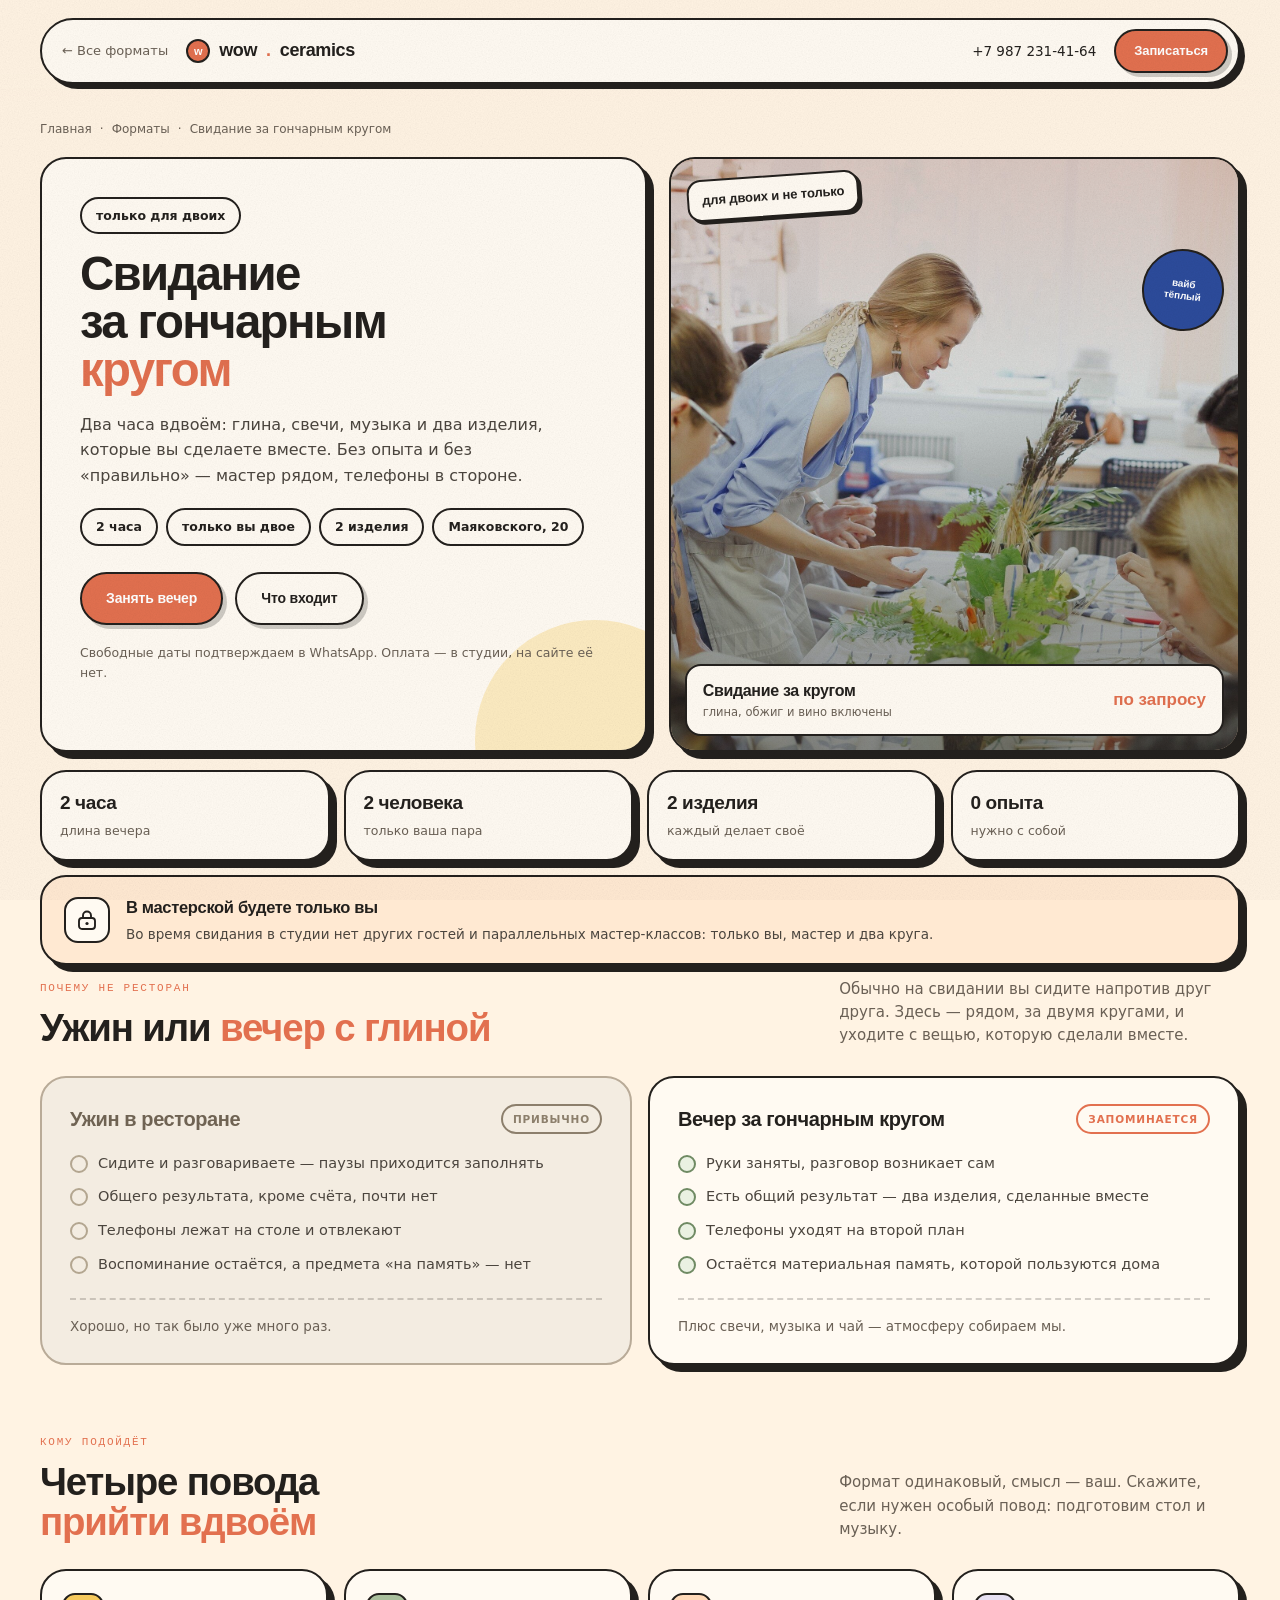
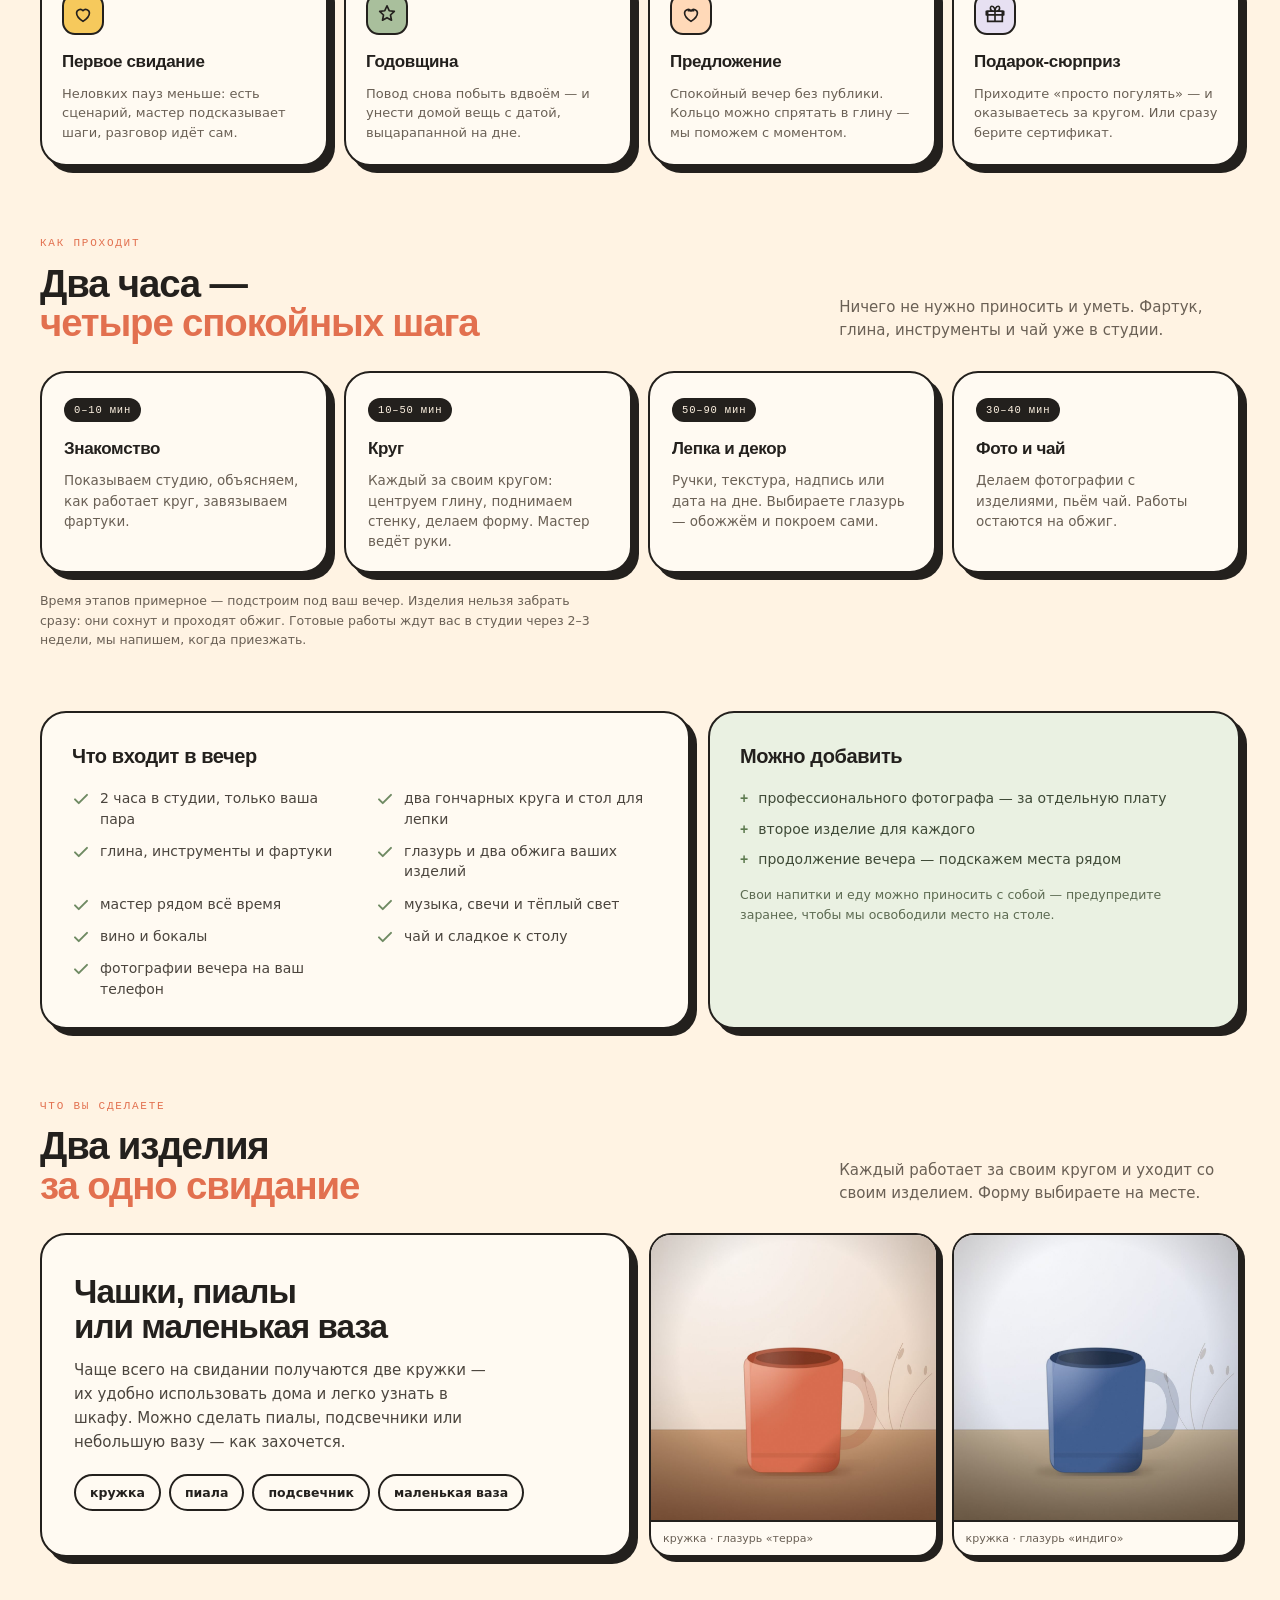
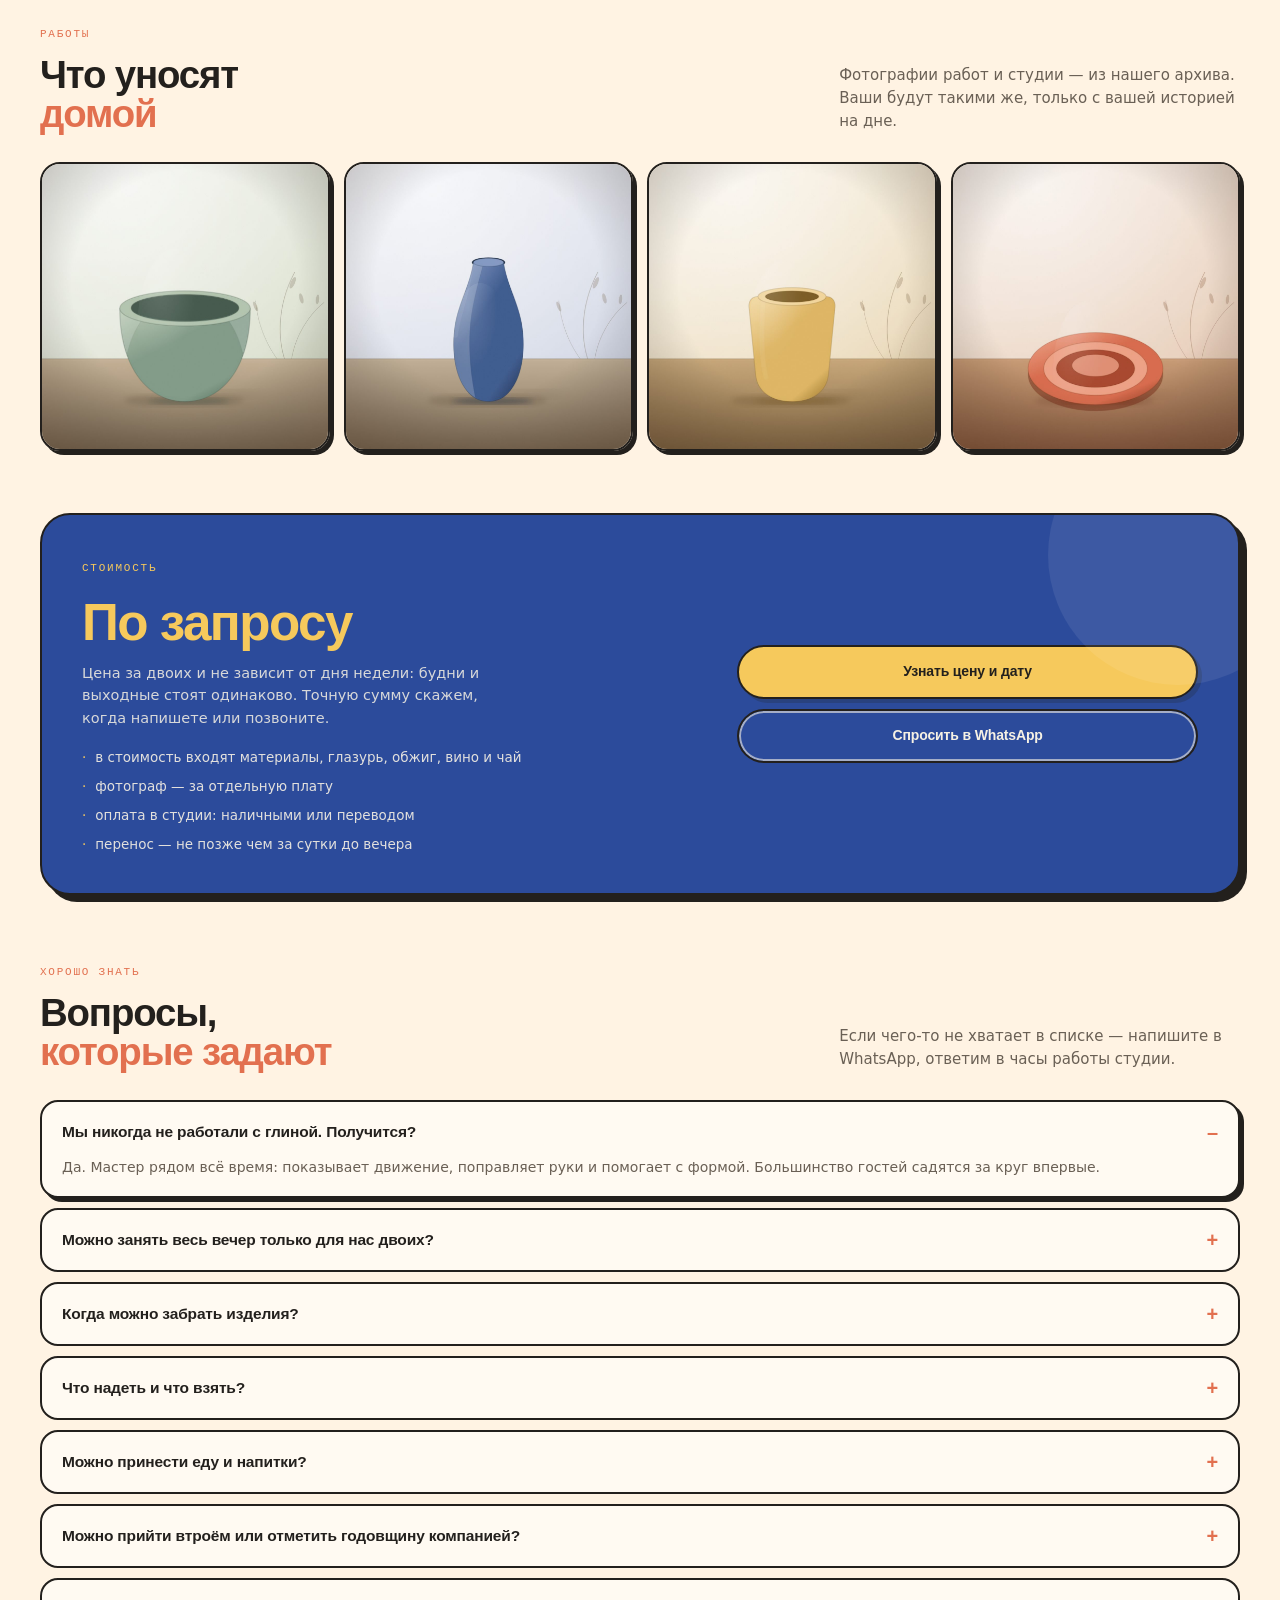
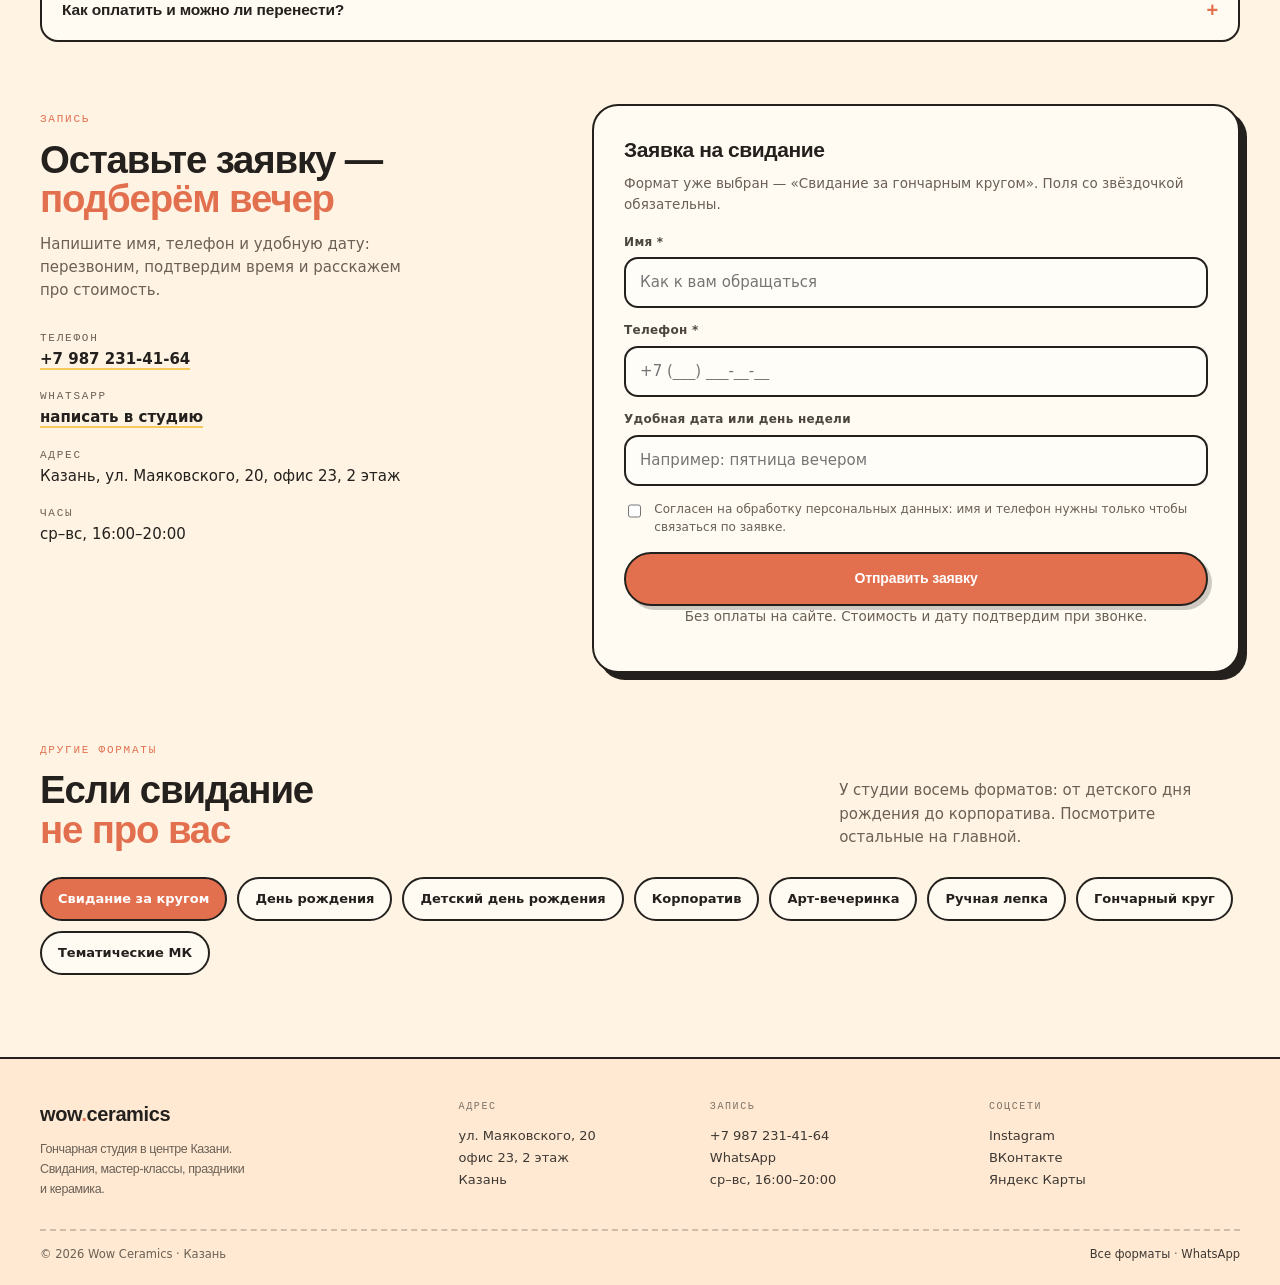
<file: svidanie/index.html>
﻿<!DOCTYPE html>
<html lang="ru">
<head>
<meta charset="utf-8">
<meta name="viewport" content="width=device-width, initial-scale=1">
<title>Свидание за гончарным кругом в Казани — Wow Ceramics</title>
<meta name="description" content="Свидание за гончарным кругом в Казани: два часа вдвоём, две глиняные чашки и вечер, который останется на полке. Студия Wow Ceramics, ул. Маяковского, 20.">
<meta property="og:title" content="Свидание за гончарным кругом — Wow Ceramics">
<meta property="og:description" content="Два часа вдвоём за гончарным кругом: глина, свечи, музыка и два изделия, сделанные вместе.">
<meta property="og:image" content="../assets/photos/hero.jpg">
<link rel="stylesheet" href="../assets/common.css">
<link rel="stylesheet" href="../assets/format.css">
</head>
<body>
<script src="../assets/sprite.js"></script>
<div class="grain"></div>

<header class="top">
  <div class="wrap">
    <div class="top__bar">
      <a class="back" href="../index.html">← Все форматы</a>
      <a class="brand" href="../index.html"><span class="brand__dot">w</span>wow<em>.</em>ceramics</a>
      <div class="top__right">
        <a class="phone" href="tel:+79872314164">+7 987 231‑41‑64</a>
        <button class="btn btn--terra btn--sm" type="button" data-book>Записаться</button>
      </div>
    </div>
  </div>
</header>

<main>
  <section class="hero">
    <div class="wrap">
      <nav class="crumbs" aria-label="Хлебные крошки">
        <a href="../index.html">Главная</a><span>·</span><a href="../index.html#formats">Форматы</a><span>·</span><span>Свидание за гончарным кругом</span>
      </nav>

      <div class="hero__grid">
        <div class="hero__text card">
          <span class="chip">только для двоих</span>
          <h1>Свидание<br>за гончарным<br><span>кругом</span></h1>
          <p class="hero__lead">Два часа вдвоём: глина, свечи, музыка и два изделия, которые вы сделаете
            вместе. Без опыта и без «правильно» — мастер рядом, телефоны в стороне.</p>
          <div class="hero__badges">
            <span class="chip">2 часа</span>
            <span class="chip">только вы двое</span>
            <span class="chip">2 изделия</span>
            <span class="chip">Маяковского, 20</span>
          </div>
          <div class="hero__actions">
            <button class="btn btn--terra" type="button" data-book>Занять вечер</button>
            <a class="btn btn--ghost" href="#includes">Что входит</a>
          </div>
          <p class="hero__note">Свободные даты подтверждаем в WhatsApp. Оплата — в студии, на сайте её нет.</p>
        </div>

        <div class="hero__media">
          <img src="../assets/photos/hero.jpg" alt="Мастер студии Wow Ceramics показывает, как работать с глиной">
          <span class="sticker sticker--1">для двоих и не только</span>
          <span class="sticker sticker--2">вайб<br>тёплый</span>
          <div class="hero__price">
            <div><b>Свидание за кругом</b><span>глина, обжиг и вино включены</span></div>
            <div class="price">по запросу</div>
          </div>
        </div>
      </div>

      <div class="facts">
        <div class="fact card"><b>2 часа</b><span>длина вечера</span></div>
        <div class="fact card"><b>2 человека</b><span>только ваша пара</span></div>
        <div class="fact card"><b>2 изделия</b><span>каждый делает своё</span></div>
        <div class="fact card"><b>0 опыта</b><span>нужно с собой</span></div>
      </div>

      <div class="privacy card">
        <span class="privacy__ic" aria-hidden="true">
          <svg width="24" height="24" viewBox="0 0 24 24" fill="none"><rect x="4" y="10" width="16" height="11" rx="3" stroke="#23201d" stroke-width="1.9"/><path d="M8 10V7.5a4 4 0 0 1 8 0V10" stroke="#23201d" stroke-width="1.9"/><circle cx="12" cy="15.5" r="1.6" fill="#23201d"/></svg>
        </span>
        <div>
          <b>В мастерской будете только вы</b>
          <p>Во время свидания в студии нет других гостей и параллельных мастер-классов: только вы, мастер и два круга.</p>
        </div>
      </div>
    </div>
  </section>

  <section id="versus" style="padding-top:0">
    <div class="wrap">
      <div class="sec-head">
        <div>
          <span class="sec-label micro">почему не ресторан</span>
          <h2>Ужин или <span>вечер с глиной</span></h2>
        </div>
        <p>Обычно на свидании вы сидите напротив друг друга. Здесь — рядом,
          за двумя кругами, и уходите с вещью, которую сделали вместе.</p>
      </div>
      <div class="versus">
        <div class="vs card vs--muted">
          <div class="vs__title"><h3>Ужин в ресторане</h3><span class="vs__tag">привычно</span></div>
          <ul>
            <li>Сидите и разговариваете — паузы приходится заполнять</li>
            <li>Общего результата, кроме счёта, почти нет</li>
            <li>Телефоны лежат на столе и отвлекают</li>
            <li>Воспоминание остаётся, а предмета «на память» — нет</li>
          </ul>
          <p class="vs__sum">Хорошо, но так было уже много раз.</p>
        </div>
        <div class="vs card vs--win">
          <div class="vs__title"><h3>Вечер за гончарным кругом</h3><span class="vs__tag">запоминается</span></div>
          <ul>
            <li>Руки заняты, разговор возникает сам</li>
            <li>Есть общий результат — два изделия, сделанные вместе</li>
            <li>Телефоны уходят на второй план</li>
            <li>Остаётся материальная память, которой пользуются дома</li>
          </ul>
          <p class="vs__sum">Плюс свечи, музыка и чай — атмосферу собираем мы.</p>
        </div>
      </div>
    </div>
  </section>

  <section id="who" style="padding-top:0">
    <div class="wrap">
      <div class="sec-head">
        <div>
          <span class="sec-label micro">кому подойдёт</span>
          <h2>Четыре повода<br><span>прийти вдвоём</span></h2>
        </div>
        <p>Формат одинаковый, смысл — ваш. Скажите, если нужен особый
          повод: подготовим стол и музыку.</p>
      </div>
      <div class="who">
        <div class="who__card card">
          <span class="who__ic" style="background:var(--yellow)"><svg width="22" height="22" viewBox="0 0 24 24" fill="none"><path d="M12 20s-7-4.2-7-9a4 4 0 0 1 7-2.6A4 4 0 0 1 19 11c0 4.8-7 9-7 9z" stroke="#23201d" stroke-width="1.8" stroke-linejoin="round"/></svg></span>
          <h3>Первое свидание</h3>
          <p>Неловких пауз меньше: есть сценарий, мастер подсказывает шаги, разговор идёт сам.</p>
        </div>
        <div class="who__card card">
          <span class="who__ic" style="background:var(--sage)"><svg width="22" height="22" viewBox="0 0 24 24" fill="none"><path d="M12 3l2.4 5.4 5.6.7-4.2 4 1.1 5.7L12 16l-4.9 2.8 1.1-5.7-4.2-4 5.6-.7z" stroke="#23201d" stroke-width="1.8" stroke-linejoin="round"/></svg></span>
          <h3>Годовщина</h3>
          <p>Повод снова побыть вдвоём — и унести домой вещь с датой, выцарапанной на дне.</p>
        </div>
        <div class="who__card card">
          <span class="who__ic" style="background:#ffd9b8"><svg width="22" height="22" viewBox="0 0 24 24" fill="none"><path d="M12 20s-7-4.2-7-9a4 4 0 0 1 7-2.6A4 4 0 0 1 19 11c0 4.8-7 9-7 9z" stroke="#23201d" stroke-width="1.8"/><path d="M9 8.5h6" stroke="#23201d" stroke-width="1.8" stroke-linecap="round"/></svg></span>
          <h3>Предложение</h3>
          <p>Спокойный вечер без публики. Кольцо можно спрятать в глину — мы поможем с моментом.</p>
        </div>
        <div class="who__card card">
          <span class="who__ic" style="background:#e7e0f2"><svg width="22" height="22" viewBox="0 0 24 24" fill="none"><path d="M4 9h16v11H4z" stroke="#23201d" stroke-width="1.8"/><path d="M2.5 9h19v4h-19zM12 9v11M12 9c-3 0-5-1.4-5-3.4S8.4 3 10 4c1.3.8 2 2.7 2 5zM12 9c3 0 5-1.4 5-3.4S15.6 3 14 4c-1.3.8-2 2.7-2 5z" stroke="#23201d" stroke-width="1.8" stroke-linejoin="round"/></svg></span>
          <h3>Подарок-сюрприз</h3>
          <p>Приходите «просто погулять» — и оказываетесь за кругом. Или сразу берите сертификат.</p>
        </div>
      </div>
    </div>
  </section>

  <section id="how" style="padding-top:0">
    <div class="wrap">
      <div class="sec-head">
        <div>
          <span class="sec-label micro">как проходит</span>
          <h2>Два часа —<br><span>четыре спокойных шага</span></h2>
        </div>
        <p>Ничего не нужно приносить и уметь. Фартук, глина, инструменты
          и чай уже в студии.</p>
      </div>
      <div class="steps">
        <div class="step card">
          <span class="step__time">0–10 мин</span>
          <h3>Знакомство</h3>
          <p>Показываем студию, объясняем, как работает круг, завязываем фартуки.</p>
        </div>
        <div class="step card">
          <span class="step__time">10–50 мин</span>
          <h3>Круг</h3>
          <p>Каждый за своим кругом: центруем глину, поднимаем стенку, делаем форму. Мастер ведёт руки.</p>
        </div>
        <div class="step card">
          <span class="step__time">50–90 мин</span>
          <h3>Лепка и декор</h3>
          <p>Ручки, текстура, надпись или дата на дне. Выбираете глазурь — обожжём и покроем сами.</p>
        </div>
        <div class="step card">
          <span class="step__time">30–40 мин</span>
          <h3>Фото и чай</h3>
          <p>Делаем фотографии с изделиями, пьём чай. Работы остаются на обжиг.</p>
        </div>
      </div>
      <p class="steps__note">Время этапов примерное — подстроим под ваш вечер. Изделия нельзя забрать
        сразу: они сохнут и проходят обжиг. Готовые работы ждут вас в студии через 2–3 недели,
        мы напишем, когда приезжать.</p>
    </div>
  </section>

  <section id="includes" style="padding-top:0">
    <div class="wrap includes">
      <div class="inc card">
        <h3>Что входит в вечер</h3>
        <ul>
          <li><svg width="18" height="18" viewBox="0 0 24 24" fill="none"><path d="M4 12.5l5 5L20 6.5" stroke="#6f8a63" stroke-width="2.6" stroke-linecap="round" stroke-linejoin="round"/></svg>2 часа в студии, только ваша пара</li>
          <li><svg width="18" height="18" viewBox="0 0 24 24" fill="none"><path d="M4 12.5l5 5L20 6.5" stroke="#6f8a63" stroke-width="2.6" stroke-linecap="round" stroke-linejoin="round"/></svg>два гончарных круга и стол для лепки</li>
          <li><svg width="18" height="18" viewBox="0 0 24 24" fill="none"><path d="M4 12.5l5 5L20 6.5" stroke="#6f8a63" stroke-width="2.6" stroke-linecap="round" stroke-linejoin="round"/></svg>глина, инструменты и фартуки</li>
          <li><svg width="18" height="18" viewBox="0 0 24 24" fill="none"><path d="M4 12.5l5 5L20 6.5" stroke="#6f8a63" stroke-width="2.6" stroke-linecap="round" stroke-linejoin="round"/></svg>глазурь и два обжига ваших изделий</li>
          <li><svg width="18" height="18" viewBox="0 0 24 24" fill="none"><path d="M4 12.5l5 5L20 6.5" stroke="#6f8a63" stroke-width="2.6" stroke-linecap="round" stroke-linejoin="round"/></svg>мастер рядом всё время</li>
          <li><svg width="18" height="18" viewBox="0 0 24 24" fill="none"><path d="M4 12.5l5 5L20 6.5" stroke="#6f8a63" stroke-width="2.6" stroke-linecap="round" stroke-linejoin="round"/></svg>музыка, свечи и тёплый свет</li>
          <li><svg width="18" height="18" viewBox="0 0 24 24" fill="none"><path d="M4 12.5l5 5L20 6.5" stroke="#6f8a63" stroke-width="2.6" stroke-linecap="round" stroke-linejoin="round"/></svg>вино и бокалы</li>
          <li><svg width="18" height="18" viewBox="0 0 24 24" fill="none"><path d="M4 12.5l5 5L20 6.5" stroke="#6f8a63" stroke-width="2.6" stroke-linecap="round" stroke-linejoin="round"/></svg>чай и сладкое к столу</li>
          <li><svg width="18" height="18" viewBox="0 0 24 24" fill="none"><path d="M4 12.5l5 5L20 6.5" stroke="#6f8a63" stroke-width="2.6" stroke-linecap="round" stroke-linejoin="round"/></svg>фотографии вечера на ваш телефон</li>
        </ul>
      </div>
      <div class="add card">
        <h3>Можно добавить</h3>
        <ul>
          <li>профессионального фотографа — за отдельную плату</li>
          <li>второе изделие для каждого</li>
          <li>продолжение вечера — подскажем места рядом</li>
        </ul>
        <p>Свои напитки и еду можно приносить с собой — предупредите заранее,
          чтобы мы освободили место на столе.</p>
      </div>
    </div>
  </section>

  <section id="make" style="padding-top:0">
    <div class="wrap">
      <div class="sec-head">
        <div>
          <span class="sec-label micro">что вы сделаете</span>
          <h2>Два изделия<br><span>за одно свидание</span></h2>
        </div>
        <p>Каждый работает за своим кругом и уходит со своим изделием.
          Форму выбираете на месте.</p>
      </div>
      <div class="make">
        <div class="make__text card">
          <h2>Чашки, пиалы<br>или маленькая ваза</h2>
          <p>Чаще всего на свидании получаются две кружки — их удобно использовать
            дома и легко узнать в шкафу. Можно сделать пиалы, подсвечники или
            небольшую вазу — как захочется.</p>
          <div class="make__chips">
            <span class="chip">кружка</span>
            <span class="chip">пиала</span>
            <span class="chip">подсвечник</span>
            <span class="chip">маленькая ваза</span>
          </div>
        </div>
        <div class="make__pics">
          <figure><img src="../assets/works/work-1.jpg" alt="Кружка в терракотовой глазури"><figcaption>кружка · глазурь «терра»</figcaption></figure>
          <figure><img src="../assets/works/work-8.jpg" alt="Кружка в синей глазури"><figcaption>кружка · глазурь «индиго»</figcaption></figure>
        </div>
      </div>
    </div>
  </section>

  <section id="gallery" style="padding-top:0">
    <div class="wrap">
      <div class="sec-head">
        <div>
          <span class="sec-label micro">работы</span>
          <h2>Что уносят<br><span>домой</span></h2>
        </div>
        <p>Фотографии работ и студии — из нашего архива. Ваши будут такими же,
          только с вашей историей на дне.</p>
      </div>
      <div class="gallery">
        <img src="../assets/works/work-2.jpg" alt="Чаша в зелёной глазури">
        <img src="../assets/works/work-3.jpg" alt="Ваза в синей глазури">
        <img src="../assets/works/work-6.jpg" alt="Пиала в песочной глазури">
        <img src="../assets/works/work-5.jpg" alt="Терракотовая тарелка">
      </div>
    </div>
  </section>

  <section id="price" style="padding-top:0">
    <div class="wrap">
      <div class="price-card">
        <div>
          <span class="micro" style="color:var(--yellow)">стоимость</span>
          <div class="big">По запросу</div>
          <p>Цена за двоих и не зависит от дня недели: будни и выходные стоят
            одинаково. Точную сумму скажем, когда напишете или позвоните.</p>
          <ul>
            <li>в стоимость входят материалы, глазурь, обжиг, вино и чай</li>
            <li>фотограф — за отдельную плату</li>
            <li>оплата в студии: наличными или переводом</li>
            <li>перенос — не позже чем за сутки до вечера</li>
          </ul>
        </div>
        <div class="price-card__side">
          <button class="btn" type="button" data-book>Узнать цену и дату</button>
          <a class="btn btn--ghost" href="https://wa.me/79872314164">Спросить в WhatsApp</a>
        </div>
      </div>
    </div>
  </section>

  <section id="faq" style="padding-top:0">
    <div class="wrap">
      <div class="sec-head">
        <div>
          <span class="sec-label micro">хорошо знать</span>
          <h2>Вопросы,<br><span>которые задают</span></h2>
        </div>
        <p>Если чего-то не хватает в списке — напишите в WhatsApp,
          ответим в часы работы студии.</p>
      </div>
      <div class="faq">
        <details open>
          <summary>Мы никогда не работали с глиной. Получится?</summary>
          <p>Да. Мастер рядом всё время: показывает движение, поправляет руки и
            помогает с формой. Большинство гостей садятся за круг впервые.</p>
        </details>
        <details>
          <summary>Можно занять весь вечер только для нас двоих?</summary>
          <p>Да, свидание — индивидуальный формат: в зале только вы, мастер и
            два круга. Других гостей и параллельных мастер-классов в это время
            в студии не будет.</p>
        </details>
        <details>
          <summary>Когда можно забрать изделия?</summary>
          <p>Через 2–3 недели: работа сохнет, затем проходит обжиг и глазуровку.
            Напишем в WhatsApp, когда можно приехать за готовыми.</p>
        </details>
        <details>
          <summary>Что надеть и что взять?</summary>
          <p>Одежду, которую не жалко испачкать, и хорошее настроение.
            Фартук, глина, инструменты и чай — наши. Длинные ногти и тяжёлые
            украшения лучше снять дома.</p>
        </details>
        <details>
          <summary>Можно принести еду и напитки?</summary>
          <p>Да, можно приносить любые напитки и еду с собой — предупредите заранее,
            чтобы мы освободили место на столе. Вино и бокалы уже входят в стоимость
            вечера.</p>
        </details>
        <details>
          <summary>Можно прийти втроём или отметить годовщину компанией?</summary>
          <p>Свидание — формат для двоих. Для компании есть день рождения и
            арт-вечеринка: там можно собрать до шести человек.</p>
        </details>
        <details>
          <summary>Как оплатить и можно ли перенести?</summary>
          <p>Оплата в студии после занятия: наличными или переводом. Перенести
            или отменить вечер можно не позже чем за сутки — предупредите в
            WhatsApp или по телефону.</p>
        </details>
      </div>
    </div>
  </section>

  <section id="zapis" style="padding-top:0">
    <div class="wrap booking">
      <div class="booking__aside">
        <span class="sec-label micro">запись</span>
        <h2>Оставьте заявку —<br><span>подберём вечер</span></h2>
        <p>Напишите имя, телефон и удобную дату: перезвоним, подтвердим время
          и расскажем про стоимость.</p>
        <div class="booking__contacts">
          <div><span class="micro">телефон</span><br><a href="tel:+79872314164">+7 987 231‑41‑64</a></div>
          <div><span class="micro">whatsapp</span><br><a href="https://wa.me/79872314164">написать в студию</a></div>
          <div><span class="micro">адрес</span><br>Казань, ул. Маяковского, 20, офис 23, 2 этаж</div>
          <div><span class="micro">часы</span><br>ср–вс, 16:00–20:00</div>
        </div>
      </div>

      <form class="form-card card" id="bookingForm" novalidate>
        <h3>Заявка на свидание</h3>
        <p>Формат уже выбран — «Свидание за гончарным кругом». Поля со звёздочкой обязательны.</p>
        <div class="field">
          <label for="name">Имя *</label>
          <input id="name" name="name" type="text" autocomplete="name" placeholder="Как к вам обращаться" required>
        </div>
        <div class="field">
          <label for="phone">Телефон *</label>
          <input id="phone" name="phone" type="tel" inputmode="tel" autocomplete="tel" placeholder="+7 (___) ___-__-__" required>
        </div>
        <div class="field">
          <label for="date">Удобная дата или день недели</label>
          <input id="date" name="date" type="text" placeholder="Например: пятница вечером">
        </div>
        <label class="consent">
          <input id="consent" name="consent" type="checkbox" required>
          <span>Согласен на обработку персональных данных: имя и телефон нужны
            только чтобы связаться по заявке.</span>
        </label>
        <button class="btn btn--terra form__submit" type="submit">Отправить заявку</button>
        <p class="form__hint">Без оплаты на сайте. Стоимость и дату подтвердим при звонке.</p>
        <div class="form__msg" id="formMsg" role="status" aria-live="polite"></div>
      </form>
    </div>
  </section>
  <section style="padding-top:0">
    <div class="wrap">
      <div class="sec-head">
        <div>
          <span class="sec-label micro">другие форматы</span>
          <h2>Если свидание<br><span>не про вас</span></h2>
        </div>
        <p>У студии восемь форматов: от детского дня рождения до корпоратива.
          Посмотрите остальные на главной.</p>
      </div>
      <div class="others">
        <a href="index.html" aria-current="page">Свидание за кругом</a>
        <a href="../formats/den-rozhdeniya/">День рождения</a>
        <a href="../formats/detskiy-den-rozhdeniya/">Детский день рождения</a>
        <a href="../formats/korporativ/">Корпоратив</a>
        <a href="../formats/art-vecherinka/">Арт-вечеринка</a>
        <a href="../formats/ruchnaya-lepka/">Ручная лепка</a>
        <a href="../formats/goncharnyy-krug/">Гончарный круг</a>
        <a href="../formats/tematicheskie/">Тематические МК</a>
      </div>
    </div>
  </section>
</main>

<footer>
  <div class="wrap">
    <div class="foot__grid">
      <div class="foot__brand">
        wow<em>.</em>ceramics
        <p>Гончарная студия в центре Казани. Свидания, мастер-классы, праздники и керамика.</p>
      </div>
      <div><h5>адрес</h5><address>ул. Маяковского, 20<br>офис 23, 2 этаж<br>Казань</address></div>
      <div><h5>запись</h5><address><a href="tel:+79872314164">+7 987 231‑41‑64</a><br><a href="https://wa.me/79872314164">WhatsApp</a><br>ср–вс, 16:00–20:00</address></div>
      <div><h5>соцсети</h5><address><a href="https://instagram.com/wowceramics_kzn">Instagram</a><br><a href="https://vk.com/wowceramics_kzn">ВКонтакте</a><br><a href="https://yandex.ru/maps/org/vau_keramika/149394156119/">Яндекс Карты</a></address></div>
    </div>
    <div class="foot__bottom">
      <span>© 2026 Wow Ceramics · Казань</span>
      <span><a href="../index.html">Все форматы</a> · <a href="https://wa.me/79872314164">WhatsApp</a></span>
    </div>
  </div>
</footer>

<div class="mobile-cta"><button class="btn btn--terra" type="button" data-book>Записаться на свидание</button></div>

<script>
(function () {
  var FORM_ENDPOINT = ''; // сюда адрес Formspree/Getform, если понадобится приём заявок на почту
  var WHATSAPP = '79872314164';
  var FORMAT = 'Свидание за гончарным кругом';

  var form = document.getElementById('bookingForm');
  var nameInput = document.getElementById('name');
  var phoneInput = document.getElementById('phone');
  var dateInput = document.getElementById('date');
  var consent = document.getElementById('consent');
  var msg = document.getElementById('formMsg');

  phoneInput.addEventListener('input', function () {
    var d = phoneInput.value.replace(/\D/g, '').slice(0, 11);
    if (!d) { phoneInput.value = ''; return; }
    if (d[0] === '8') d = '7' + d.slice(1);
    if (d[0] !== '7') d = '7' + d;
    var out = '+7';
    if (d.length > 1) out += ' (' + d.slice(1, 4);
    if (d.length >= 5) out += ') ' + d.slice(4, 7);
    if (d.length >= 8) out += '-' + d.slice(7, 9);
    if (d.length >= 10) out += '-' + d.slice(9, 11);
    phoneInput.value = out;
  });

  function setError(el, on) { var f = el.closest('.field'); if (f) f.classList.toggle('has-error', on); }
  function show(kind, text) { msg.className = 'form__msg form__msg--' + kind + ' is-visible'; msg.textContent = text; }

  form.addEventListener('submit', function (e) {
    e.preventDefault();
    msg.className = 'form__msg'; msg.textContent = '';
    var nameOk = nameInput.value.trim().length >= 2;
    var phoneOk = phoneInput.value.replace(/\D/g, '').length === 11;
    setError(nameInput, !nameOk);
    setError(phoneInput, !phoneOk);
    if (!nameOk || !phoneOk) { show('err', 'Проверьте имя и телефон — нужен номер из 11 цифр.'); return; }
    if (!consent.checked) { show('err', 'Поставьте галочку согласия на обработку данных.'); return; }

    var data = {
      name: nameInput.value.trim(),
      phone: phoneInput.value.trim(),
      date: dateInput.value.trim() || 'не уточнена',
      format: FORMAT,
      page: location.href
    };

    if (FORM_ENDPOINT) {
      var btn = form.querySelector('button[type=submit]');
      btn.disabled = true; btn.textContent = 'Отправляем…';
      fetch(FORM_ENDPOINT, { method: 'POST', headers: { 'Content-Type': 'application/json', Accept: 'application/json' }, body: JSON.stringify(data) })
        .then(function (r) { if (!r.ok) throw new Error('fail'); return r; })
        .then(function () { form.reset(); show('ok', 'Заявка отправлена. Перезвоним в часы работы студии.'); })
        .catch(function () { show('err', 'Не получилось отправить. Напишите в WhatsApp: +7 987 231-41-64.'); })
        .finally(function () { btn.disabled = false; btn.textContent = 'Отправить заявку'; });
      return;
    }

    var text = 'Заявка с сайта wowceramics\nФормат: ' + data.format + '\nИмя: ' + data.name +
      '\nТелефон: ' + data.phone + '\nДата: ' + data.date;
    window.open('https://wa.me/' + WHATSAPP + '?text=' + encodeURIComponent(text), '_blank', 'noopener');
    show('ok', 'Открыли WhatsApp с готовой заявкой — отправьте сообщение, и мы ответим. Или позвоните: +7 987 231-41-64.');
  });

  function goToForm() {
    document.getElementById('zapis').scrollIntoView({ behavior: 'smooth', block: 'start' });
    setTimeout(function () { nameInput.focus({ preventScroll: true }); }, 550);
  }
  Array.prototype.forEach.call(document.querySelectorAll('[data-book]'), function (b) {
    b.addEventListener('click', function (e) { e.preventDefault(); goToForm(); });
  });
})();
</script>
</body>
</html>
</file>
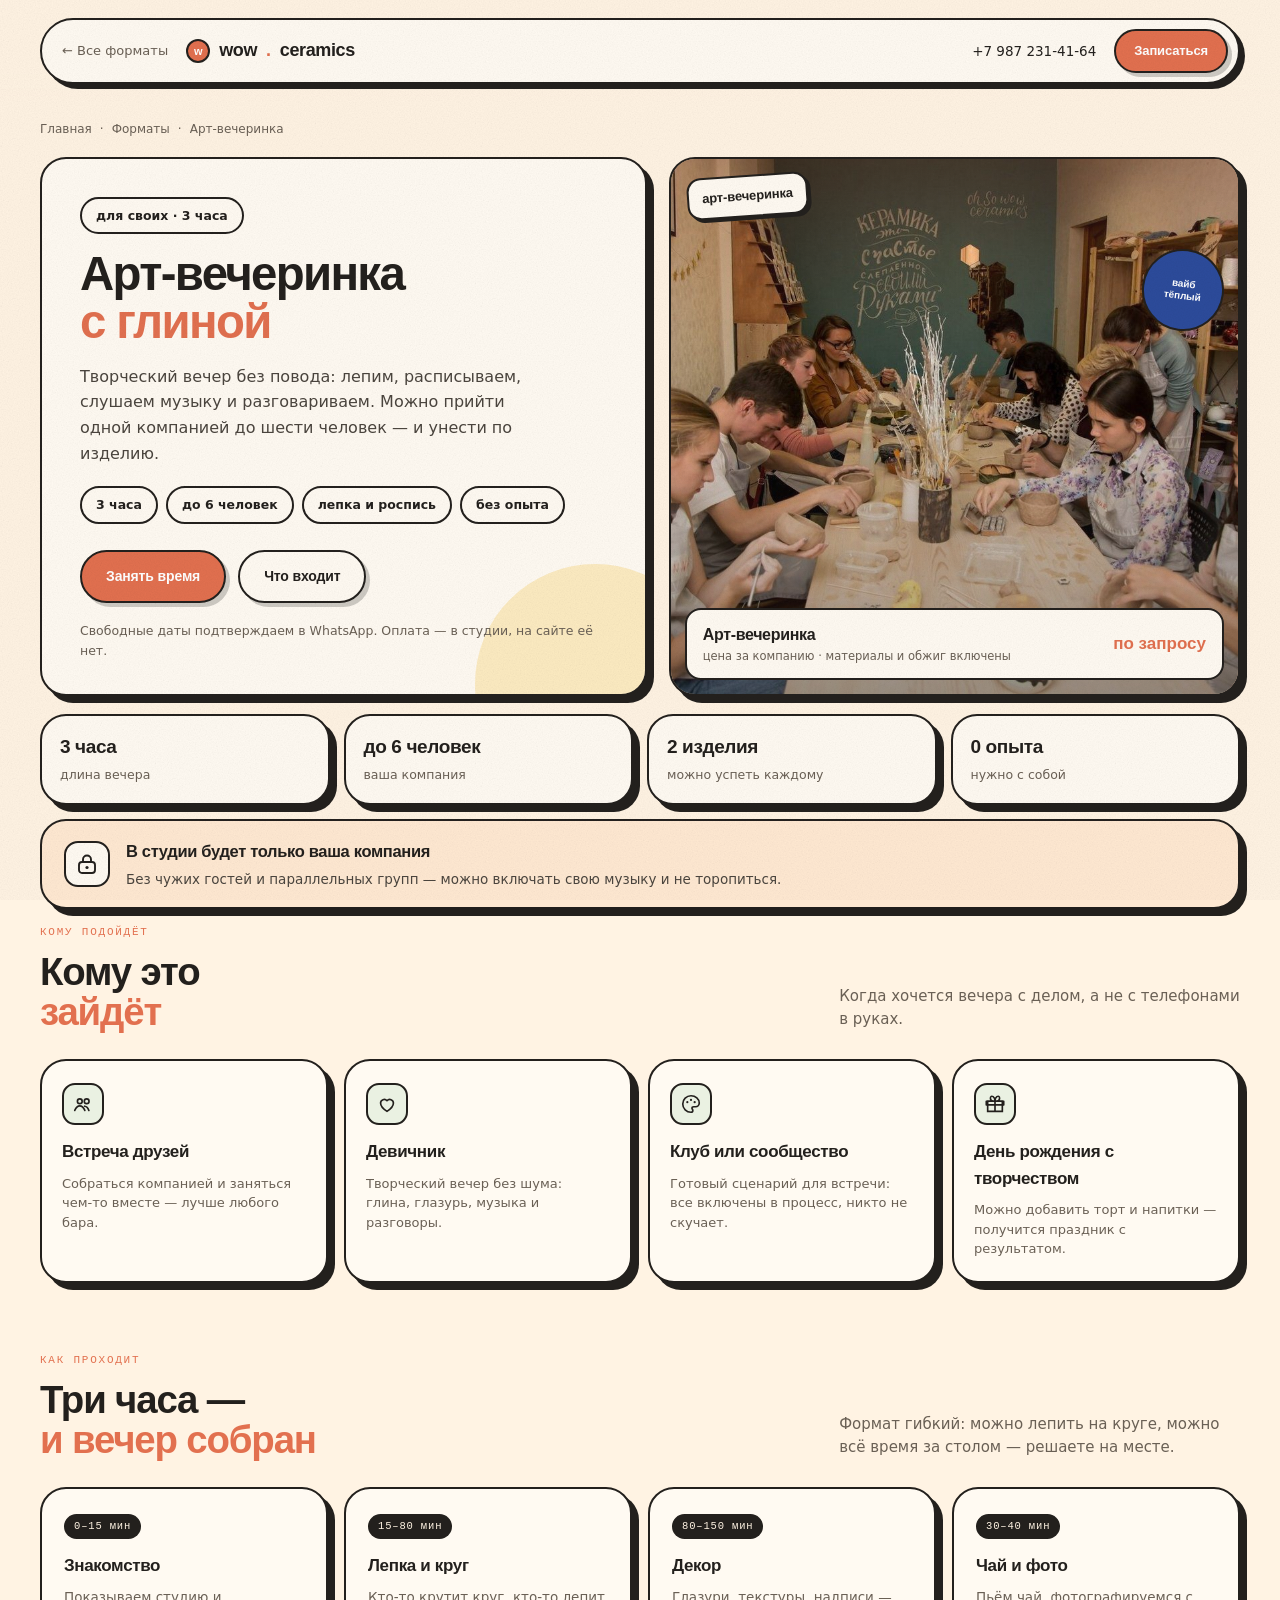
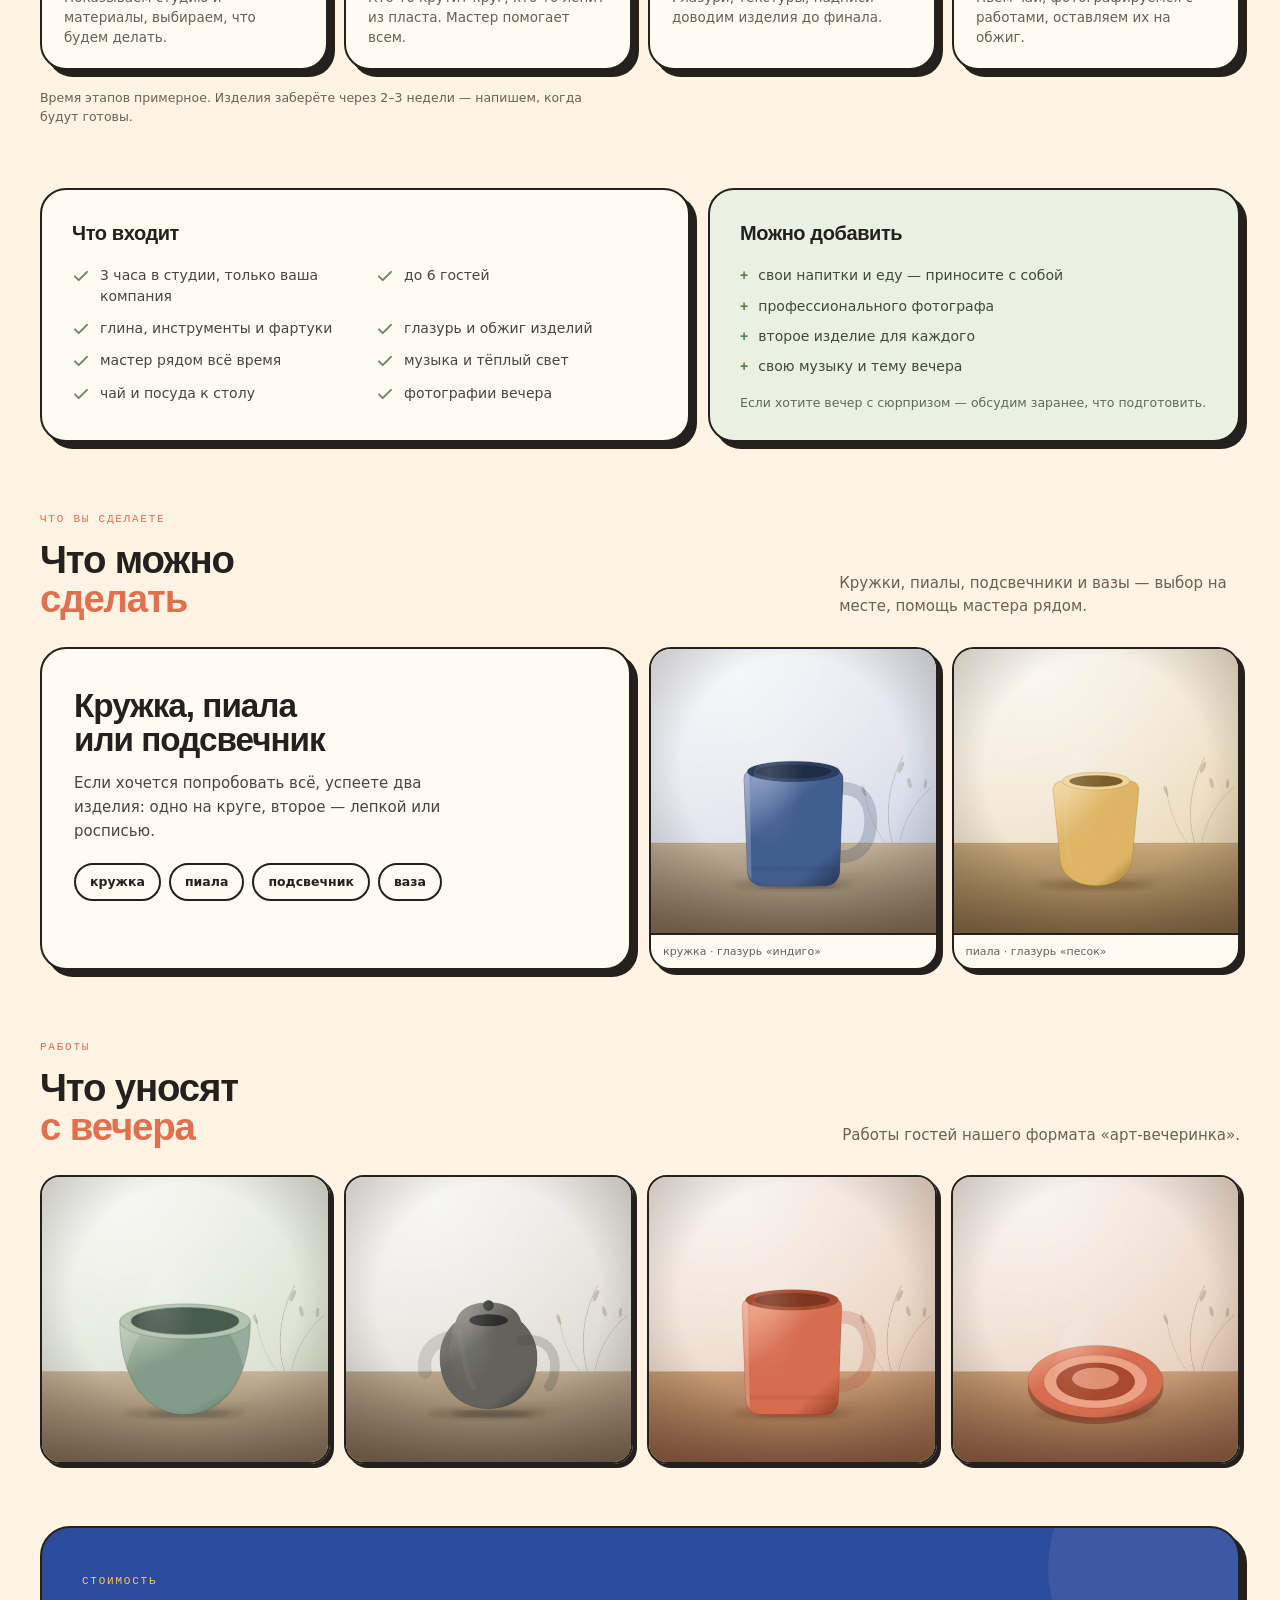
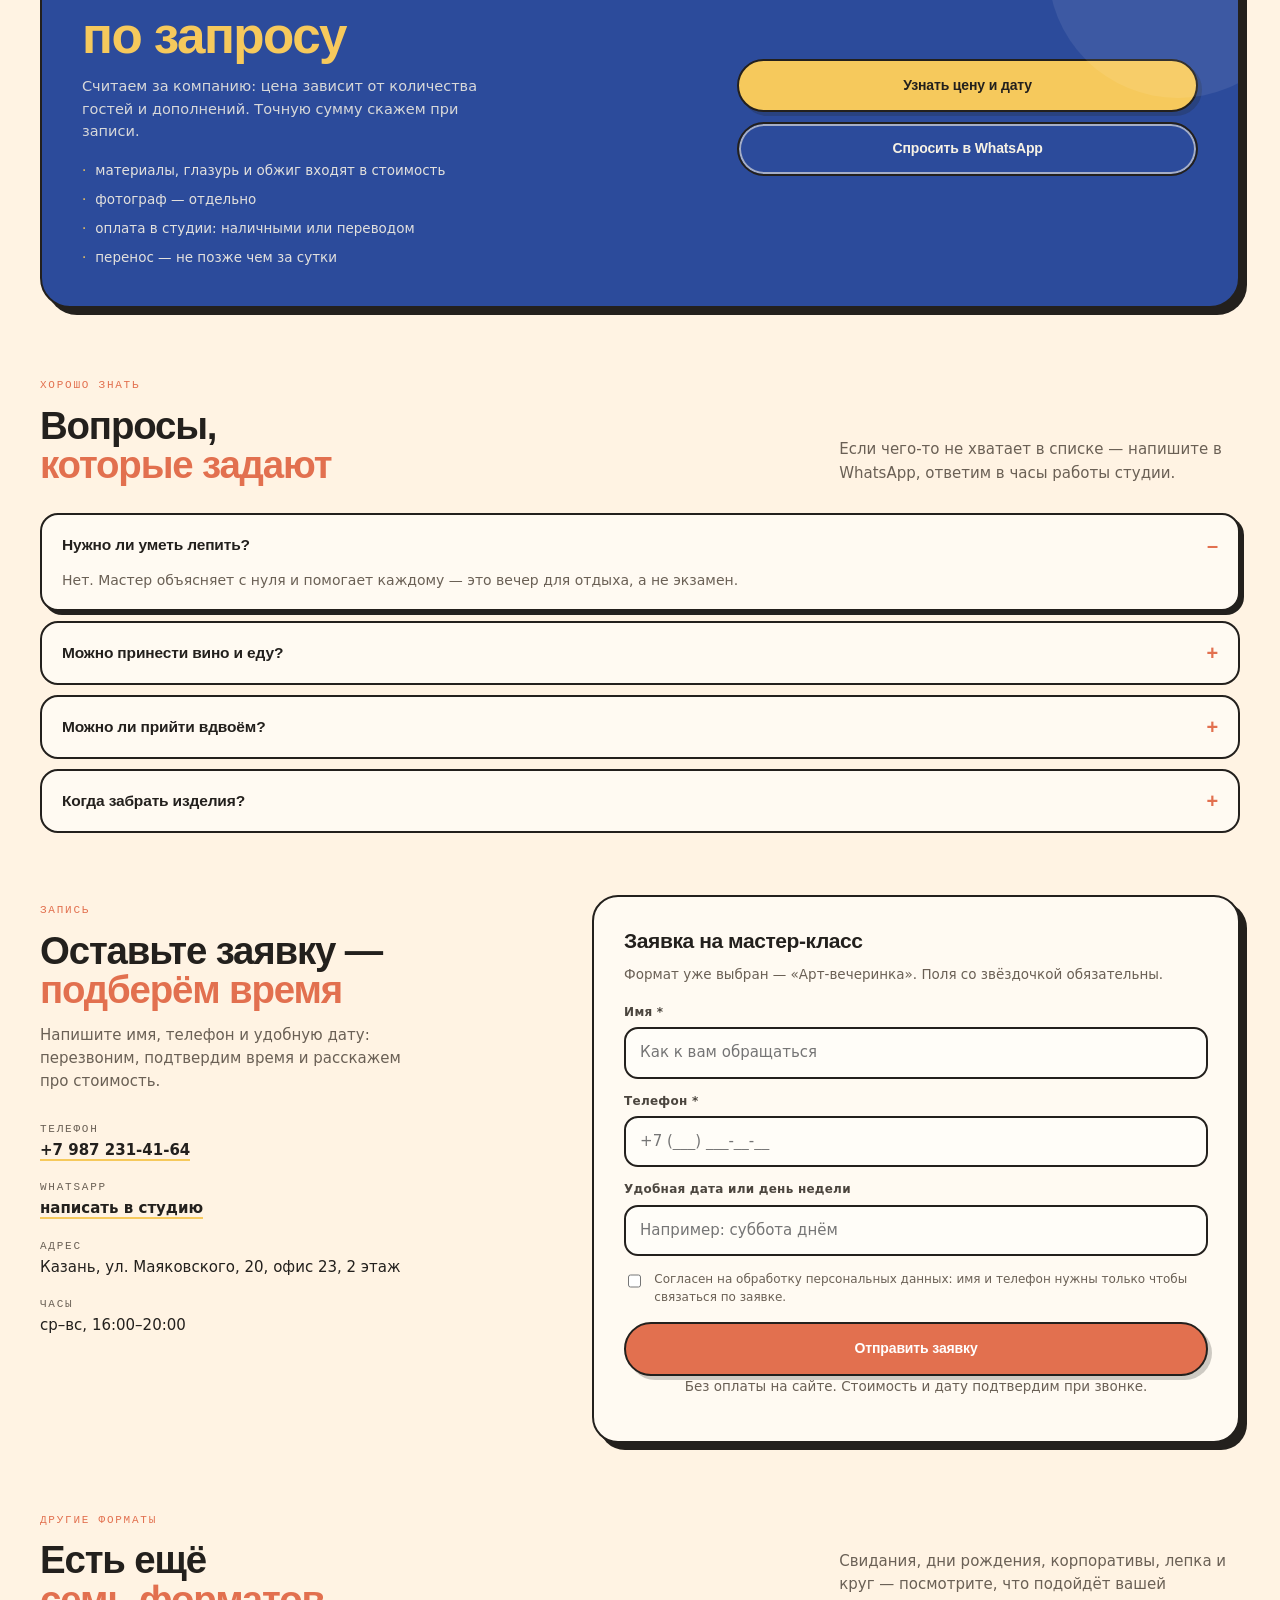
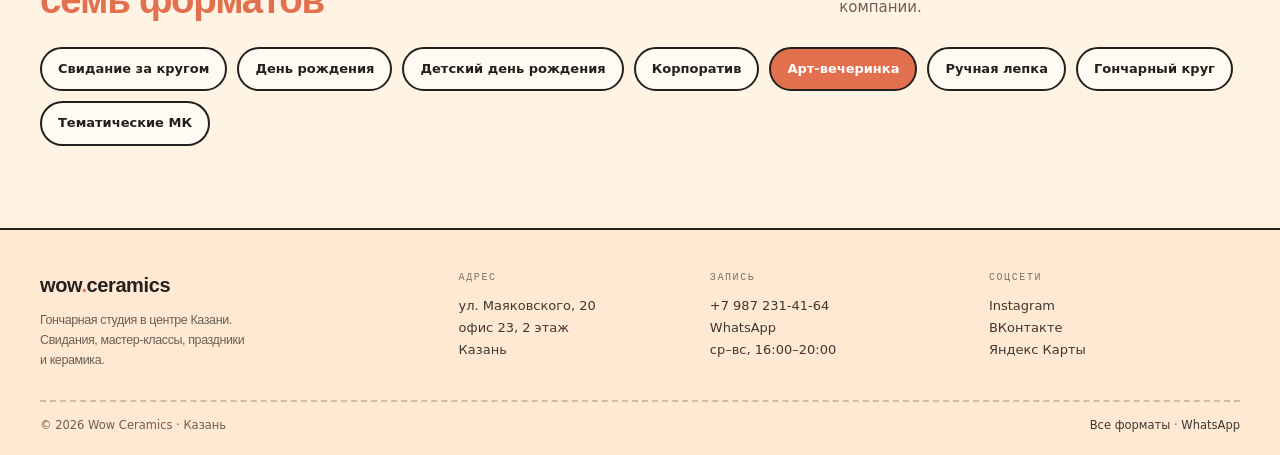
<file: formats/art-vecherinka/index.html>
<!DOCTYPE html>
<html lang="ru">
<head>
<meta charset="utf-8">
<meta name="viewport" content="width=device-width, initial-scale=1">
<title>Арт-вечеринка в гончарной мастерской в Казани — Wow Ceramics</title>
<meta name="description" content="Арт-вечеринка в гончарной студии Wow Ceramics: 3 часа, глина, глазури, музыка и чай. Творческий вечер для компании до шести человек. Казань, Маяковского, 20.">
<meta property="og:title" content="Арт-вечеринка — Wow Ceramics">
<meta property="og:description" content="Арт-вечеринка в гончарной студии Wow Ceramics: 3 часа, глина, глазури, музыка и чай. Творческий вечер для компании до шести человек. Казань, Маяковского, 20.">
<link rel="stylesheet" href="../../assets/common.css">
<link rel="stylesheet" href="../../assets/format.css">
</head>
<body>
<script src="../../assets/sprite.js"></script>
<div class="grain"></div>

<header class="top">
  <div class="wrap">
    <div class="top__bar">
      <a class="back" href="../../index.html">← Все форматы</a>
      <a class="brand" href="../../index.html"><span class="brand__dot">w</span>wow<em>.</em>ceramics</a>
      <div class="top__right">
        <a class="phone" href="tel:+79872314164">+7 987 231‑41‑64</a>
        <button class="btn btn--terra btn--sm" type="button" data-book>Записаться</button>
      </div>
    </div>
  </div>
</header>
<main>
  <section class="hero">
    <div class="wrap">
      <nav class="crumbs" aria-label="Хлебные крошки">
        <a href="../../index.html">Главная</a><span>·</span><a href="../../index.html#formats">Форматы</a><span>·</span><span>Арт-вечеринка</span>
      </nav>

      <div class="hero__grid">
        <div class="hero__text card">
          <span class="chip">для своих · 3 часа</span>
          <h1>Арт-вечеринка<br><span>с глиной</span></h1>
          <p class="hero__lead">Творческий вечер без повода: лепим, расписываем, слушаем музыку и разговариваем. Можно прийти одной компанией до шести человек — и унести по изделию.</p>
          <div class="hero__badges">
            <span class="chip">3 часа</span>
            <span class="chip">до 6 человек</span>
            <span class="chip">лепка и роспись</span>
            <span class="chip">без опыта</span>
          </div>
          <div class="hero__actions">
            <button class="btn btn--terra" type="button" data-book>Занять время</button>
            <a class="btn btn--ghost" href="#includes">Что входит</a>
          </div>
          <p class="hero__note">Свободные даты подтверждаем в WhatsApp. Оплата — в студии, на сайте её нет.</p>
        </div>

        <div class="hero__media">
          <img src="../../assets/photos/studio.jpg" alt="Студия Wow Ceramics: гости за большим столом лепят из глины">
          <span class="sticker sticker--1">арт-вечеринка</span>
          <span class="sticker sticker--2">вайб<br>тёплый</span>
          <div class="hero__price">
            <div><b>Арт-вечеринка</b><span>цена за компанию · материалы и обжиг включены</span></div>
            <div class="price">по запросу</div>
          </div>
        </div>
      </div>

      <div class="facts">
        <div class="fact card"><b>3 часа</b><span>длина вечера</span></div>
        <div class="fact card"><b>до 6 человек</b><span>ваша компания</span></div>
        <div class="fact card"><b>2 изделия</b><span>можно успеть каждому</span></div>
        <div class="fact card"><b>0 опыта</b><span>нужно с собой</span></div>
      </div>

      <div class="privacy card">
        <span class="privacy__ic" aria-hidden="true">
          <svg width="24" height="24" viewBox="0 0 24 24" fill="none"><rect x="4" y="10" width="16" height="11" rx="3" stroke="#23201d" stroke-width="1.9"/><path d="M8 10V7.5a4 4 0 0 1 8 0V10" stroke="#23201d" stroke-width="1.9"/><circle cx="12" cy="15.5" r="1.6" fill="#23201d"/></svg>
        </span>
        <div>
          <b>В студии будет только ваша компания</b>
          <p>Без чужих гостей и параллельных групп — можно включать свою музыку и не торопиться.</p>
        </div>
      </div>
    </div>
  </section>

  <section style="padding-top:0">
    <div class="wrap">
      <div class="sec-head">
        <div>
          <span class="sec-label micro">кому подойдёт</span>
          <h2>Кому это<br><span>зайдёт</span></h2>
        </div>
        <p>Когда хочется вечера с делом, а не с телефонами в руках.</p>
      </div>
      <div class="who">
        <div class="who__card card">
          <span class="who__ic" style="background:var(--sage-light)"><svg width="22" height="22" viewBox="0 0 24 24" fill="none"><circle cx="8.5" cy="9" r="2.6" stroke="#23201d" stroke-width="1.8"/><circle cx="16" cy="9" r="2.6" stroke="#23201d" stroke-width="1.8"/><path d="M3 19c1.6-3.6 3.4-5 5.5-5s3.9 1.4 5.5 5M13.8 14.4c2 .2 3.6 1.7 4.6 4.6" stroke="#23201d" stroke-width="1.8" stroke-linecap="round"/></svg></span>
          <h3>Встреча друзей</h3>
          <p>Собраться компанией и заняться чем-то вместе — лучше любого бара.</p>
        </div>
        <div class="who__card card">
          <span class="who__ic" style="background:var(--sage-light)"><svg width="22" height="22" viewBox="0 0 24 24" fill="none"><path d="M12 20s-7-4.2-7-9a4 4 0 0 1 7-2.6A4 4 0 0 1 19 11c0 4.8-7 9-7 9z" stroke="#23201d" stroke-width="1.8" stroke-linejoin="round"/></svg></span>
          <h3>Девичник</h3>
          <p>Творческий вечер без шума: глина, глазурь, музыка и разговоры.</p>
        </div>
        <div class="who__card card">
          <span class="who__ic" style="background:var(--sage-light)"><svg width="22" height="22" viewBox="0 0 24 24" fill="none"><path d="M12 3a9 9 0 1 0 0 18c1.6 0 2-1 2-2s-1-1.6-1-2.6c0-1 .8-1.4 1.8-1.4H17a4 4 0 0 0 4-4c0-4.4-4-8-9-8z" stroke="#23201d" stroke-width="1.8"/><circle cx="8" cy="10" r="1.2" fill="#23201d"/><circle cx="12" cy="7.5" r="1.2" fill="#23201d"/><circle cx="16" cy="10" r="1.2" fill="#23201d"/></svg></span>
          <h3>Клуб или сообщество</h3>
          <p>Готовый сценарий для встречи: все включены в процесс, никто не скучает.</p>
        </div>
        <div class="who__card card">
          <span class="who__ic" style="background:var(--sage-light)"><svg width="22" height="22" viewBox="0 0 24 24" fill="none"><path d="M4 9h16v11H4z" stroke="#23201d" stroke-width="1.8"/><path d="M2.5 9h19v4h-19zM12 9v11M12 9c-3 0-5-1.4-5-3.4S8.4 3 10 4c1.3.8 2 2.7 2 5zM12 9c3 0 5-1.4 5-3.4S15.6 3 14 4c-1.3.8-2 2.7-2 5z" stroke="#23201d" stroke-width="1.8" stroke-linejoin="round"/></svg></span>
          <h3>День рождения с творчеством</h3>
          <p>Можно добавить торт и напитки — получится праздник с результатом.</p>
        </div>
      </div>
    </div>
  </section>

  <section style="padding-top:0">
    <div class="wrap">
      <div class="sec-head">
        <div>
          <span class="sec-label micro">как проходит</span>
          <h2>Три часа —<br><span>и вечер собран</span></h2>
        </div>
        <p>Формат гибкий: можно лепить на круге, можно всё время за столом — решаете на месте.</p>
      </div>
      <div class="steps">
        <div class="step card">
          <span class="step__time">0–15 мин</span>
          <h3>Знакомство</h3>
          <p>Показываем студию и материалы, выбираем, что будем делать.</p>
        </div>
        <div class="step card">
          <span class="step__time">15–80 мин</span>
          <h3>Лепка и круг</h3>
          <p>Кто-то крутит круг, кто-то лепит из пласта. Мастер помогает всем.</p>
        </div>
        <div class="step card">
          <span class="step__time">80–150 мин</span>
          <h3>Декор</h3>
          <p>Глазури, текстуры, надписи — доводим изделия до финала.</p>
        </div>
        <div class="step card">
          <span class="step__time">30–40 мин</span>
          <h3>Чай и фото</h3>
          <p>Пьём чай, фотографируемся с работами, оставляем их на обжиг.</p>
        </div>
      </div>
      <p class="steps__note">Время этапов примерное. Изделия заберёте через 2–3 недели — напишем, когда будут готовы.</p>
    </div>
  </section>

  <section id="includes" style="padding-top:0">
    <div class="wrap includes">
      <div class="inc card">
        <h3>Что входит</h3>
        <ul>
          <li><svg width="18" height="18" viewBox="0 0 24 24" fill="none"><path d="M4 12.5l5 5L20 6.5" stroke="#6f8a63" stroke-width="2.6" stroke-linecap="round" stroke-linejoin="round"/></svg>3 часа в студии, только ваша компания</li>
          <li><svg width="18" height="18" viewBox="0 0 24 24" fill="none"><path d="M4 12.5l5 5L20 6.5" stroke="#6f8a63" stroke-width="2.6" stroke-linecap="round" stroke-linejoin="round"/></svg>до 6 гостей</li>
          <li><svg width="18" height="18" viewBox="0 0 24 24" fill="none"><path d="M4 12.5l5 5L20 6.5" stroke="#6f8a63" stroke-width="2.6" stroke-linecap="round" stroke-linejoin="round"/></svg>глина, инструменты и фартуки</li>
          <li><svg width="18" height="18" viewBox="0 0 24 24" fill="none"><path d="M4 12.5l5 5L20 6.5" stroke="#6f8a63" stroke-width="2.6" stroke-linecap="round" stroke-linejoin="round"/></svg>глазурь и обжиг изделий</li>
          <li><svg width="18" height="18" viewBox="0 0 24 24" fill="none"><path d="M4 12.5l5 5L20 6.5" stroke="#6f8a63" stroke-width="2.6" stroke-linecap="round" stroke-linejoin="round"/></svg>мастер рядом всё время</li>
          <li><svg width="18" height="18" viewBox="0 0 24 24" fill="none"><path d="M4 12.5l5 5L20 6.5" stroke="#6f8a63" stroke-width="2.6" stroke-linecap="round" stroke-linejoin="round"/></svg>музыка и тёплый свет</li>
          <li><svg width="18" height="18" viewBox="0 0 24 24" fill="none"><path d="M4 12.5l5 5L20 6.5" stroke="#6f8a63" stroke-width="2.6" stroke-linecap="round" stroke-linejoin="round"/></svg>чай и посуда к столу</li>
          <li><svg width="18" height="18" viewBox="0 0 24 24" fill="none"><path d="M4 12.5l5 5L20 6.5" stroke="#6f8a63" stroke-width="2.6" stroke-linecap="round" stroke-linejoin="round"/></svg>фотографии вечера</li>
        </ul>
      </div>
      <div class="add card">
        <h3>Можно добавить</h3>
        <ul>
          <li>свои напитки и еду — приносите с собой</li>
          <li>профессионального фотографа</li>
          <li>второе изделие для каждого</li>
          <li>свою музыку и тему вечера</li>
        </ul>
        <p>Если хотите вечер с сюрпризом — обсудим заранее, что подготовить.</p>
      </div>
    </div>
  </section>

  <section id="make" style="padding-top:0">
    <div class="wrap">
      <div class="sec-head">
        <div>
          <span class="sec-label micro">что вы сделаете</span>
          <h2>Что можно<br><span>сделать</span></h2>
        </div>
        <p>Кружки, пиалы, подсвечники и вазы — выбор на месте, помощь мастера рядом.</p>
      </div>
      <div class="make">
        <div class="make__text card">
          <h2>Кружка, пиала<br>или подсвечник</h2>
          <p>Если хочется попробовать всё, успеете два изделия: одно на круге, второе — лепкой или росписью.</p>
          <div class="make__chips">
            <span class="chip">кружка</span>
            <span class="chip">пиала</span>
            <span class="chip">подсвечник</span>
            <span class="chip">ваза</span>
          </div>
        </div>
        <div class="make__pics">
          <figure><img src="../../assets/works/work-8.jpg" alt="кружка · глазурь «индиго»"><figcaption>кружка · глазурь «индиго»</figcaption></figure>
          <figure><img src="../../assets/works/work-6.jpg" alt="пиала · глазурь «песок»"><figcaption>пиала · глазурь «песок»</figcaption></figure>
        </div>
      </div>
    </div>
  </section>

  <section style="padding-top:0">
    <div class="wrap">
      <div class="sec-head">
        <div>
          <span class="sec-label micro">работы</span>
          <h2>Что уносят<br><span>с вечера</span></h2>
        </div>
        <p>Работы гостей нашего формата «арт-вечеринка».</p>
      </div>
      <div class="gallery">
        <img src="../../assets/works/work-2.jpg" alt="Керамика Wow Ceramics 1">
        <img src="../../assets/works/work-7.jpg" alt="Керамика Wow Ceramics 2">
        <img src="../../assets/works/work-1.jpg" alt="Керамика Wow Ceramics 3">
        <img src="../../assets/works/work-5.jpg" alt="Керамика Wow Ceramics 4">
      </div>
    </div>
  </section>

  <section style="padding-top:0">
    <div class="wrap">
      <div class="price-card">
        <div>
          <span class="micro" style="color:var(--yellow)">Стоимость</span>
          <div class="big">по запросу</div>
          <p>Считаем за компанию: цена зависит от количества гостей и дополнений. Точную сумму скажем при записи.</p>
          <ul>
            <li>материалы, глазурь и обжиг входят в стоимость</li>
            <li>фотограф — отдельно</li>
            <li>оплата в студии: наличными или переводом</li>
            <li>перенос — не позже чем за сутки</li>
          </ul>
        </div>
        <div class="price-card__side">
          <button class="btn" type="button" data-book>Узнать цену и дату</button>
          <a class="btn btn--ghost" href="https://wa.me/79872314164">Спросить в WhatsApp</a>
        </div>
      </div>
    </div>
  </section>

  <section style="padding-top:0">
    <div class="wrap">
      <div class="sec-head">
        <div>
          <span class="sec-label micro">хорошо знать</span>
          <h2>Вопросы,<br><span>которые задают</span></h2>
        </div>
        <p>Если чего-то не хватает в списке — напишите в WhatsApp, ответим в часы работы студии.</p>
      </div>
      <div class="faq">
        <details open>
          <summary>Нужно ли уметь лепить?</summary>
          <p>Нет. Мастер объясняет с нуля и помогает каждому — это вечер для отдыха, а не экзамен.</p>
        </details>
        <details>
          <summary>Можно принести вино и еду?</summary>
          <p>Да, свои напитки и еду можно приносить. Предупредите заранее, чтобы освободить место на столе.</p>
        </details>
        <details>
          <summary>Можно ли прийти вдвоём?</summary>
          <p>Да, и вдвоём, и компанией до шести человек — формат подстраиваем под вас.</p>
        </details>
        <details>
          <summary>Когда забрать изделия?</summary>
          <p>Через 2–3 недели: работы сохнут и проходят обжиг. Напишем в WhatsApp.</p>
        </details>
      </div>
    </div>
  </section>


  <section id="zapis" style="padding-top:0">
    <div class="wrap booking">
      <div class="booking__aside">
        <span class="sec-label micro">запись</span>
        <h2>Оставьте заявку —<br><span>подберём время</span></h2>
        <p>Напишите имя, телефон и удобную дату: перезвоним, подтвердим время и расскажем про стоимость.</p>
        <div class="booking__contacts">
          <div><span class="micro">телефон</span><br><a href="tel:+79872314164">+7 987 231‑41‑64</a></div>
          <div><span class="micro">whatsapp</span><br><a href="https://wa.me/79872314164">написать в студию</a></div>
          <div><span class="micro">адрес</span><br>Казань, ул. Маяковского, 20, офис 23, 2 этаж</div>
          <div><span class="micro">часы</span><br>ср–вс, 16:00–20:00</div>
        </div>
      </div>

      <form class="form-card card" id="bookingForm" novalidate>
        <h3>Заявка на мастер-класс</h3>
        <p>Формат уже выбран — «Арт-вечеринка». Поля со звёздочкой обязательны.</p>
        <div class="field">
          <label for="name">Имя *</label>
          <input id="name" name="name" type="text" autocomplete="name" placeholder="Как к вам обращаться" required>
        </div>
        <div class="field">
          <label for="phone">Телефон *</label>
          <input id="phone" name="phone" type="tel" inputmode="tel" autocomplete="tel" placeholder="+7 (___) ___-__-__" required>
        </div>
        <div class="field">
          <label for="date">Удобная дата или день недели</label>
          <input id="date" name="date" type="text" placeholder="Например: суббота днём">
        </div>
        <label class="consent">
          <input id="consent" name="consent" type="checkbox" required>
          <span>Согласен на обработку персональных данных: имя и телефон нужны только чтобы связаться по заявке.</span>
        </label>
        <button class="btn btn--terra form__submit" type="submit">Отправить заявку</button>
        <p class="form__hint">Без оплаты на сайте. Стоимость и дату подтвердим при звонке.</p>
        <div class="form__msg" id="formMsg" role="status" aria-live="polite"></div>
      </form>
    </div>
  </section>

  <section style="padding-top:0">
    <div class="wrap">
      <div class="sec-head">
        <div>
          <span class="sec-label micro">другие форматы</span>
          <h2>Есть ещё<br><span>семь форматов</span></h2>
        </div>
        <p>Свидания, дни рождения, корпоративы, лепка и круг — посмотрите, что подойдёт вашей компании.</p>
      </div>
      <div class="others">
        <a href="../../svidanie/">Свидание за кругом</a>
        <a href="../den-rozhdeniya/">День рождения</a>
        <a href="../detskiy-den-rozhdeniya/">Детский день рождения</a>
        <a href="../korporativ/">Корпоратив</a>
        <a href="../art-vecherinka/" aria-current="page">Арт-вечеринка</a>
        <a href="../ruchnaya-lepka/">Ручная лепка</a>
        <a href="../goncharnyy-krug/">Гончарный круг</a>
        <a href="../tematicheskie/">Тематические МК</a>
      </div>
    </div>
  </section>
</main>

<footer>
  <div class="wrap">
    <div class="foot__grid">
      <div class="foot__brand">
        wow<em>.</em>ceramics
        <p>Гончарная студия в центре Казани. Свидания, мастер-классы, праздники и керамика.</p>
      </div>
      <div><h5>адрес</h5><address>ул. Маяковского, 20<br>офис 23, 2 этаж<br>Казань</address></div>
      <div><h5>запись</h5><address><a href="tel:+79872314164">+7 987 231‑41‑64</a><br><a href="https://wa.me/79872314164">WhatsApp</a><br>ср–вс, 16:00–20:00</address></div>
      <div><h5>соцсети</h5><address><a href="https://instagram.com/wowceramics_kzn">Instagram</a><br><a href="https://vk.com/wowceramics_kzn">ВКонтакте</a><br><a href="https://yandex.ru/maps/org/vau_keramika/149394156119/">Яндекс Карты</a></address></div>
    </div>
    <div class="foot__bottom">
      <span>© 2026 Wow Ceramics · Казань</span>
      <span><a href="../../index.html">Все форматы</a> · <a href="https://wa.me/79872314164">WhatsApp</a></span>
    </div>
  </div>
</footer>
<div class="mobile-cta"><button class="btn btn--terra" type="button" data-book>Записаться</button></div>
<script>
(function () {
  var FORM_ENDPOINT = '';
  var WHATSAPP = '79872314164';
  var FORMAT = 'Арт-вечеринка';

  var form = document.getElementById('bookingForm');
  var nameInput = document.getElementById('name');
  var phoneInput = document.getElementById('phone');
  var dateInput = document.getElementById('date');
  var consent = document.getElementById('consent');
  var msg = document.getElementById('formMsg');

  phoneInput.addEventListener('input', function () {
    var d = phoneInput.value.replace(/\D/g, '').slice(0, 11);
    if (!d) { phoneInput.value = ''; return; }
    if (d[0] === '8') d = '7' + d.slice(1);
    if (d[0] !== '7') d = '7' + d;
    var out = '+7';
    if (d.length > 1) out += ' (' + d.slice(1, 4);
    if (d.length >= 5) out += ') ' + d.slice(4, 7);
    if (d.length >= 8) out += '-' + d.slice(7, 9);
    if (d.length >= 10) out += '-' + d.slice(9, 11);
    phoneInput.value = out;
  });

  function setError(el, on) { var f = el.closest('.field'); if (f) f.classList.toggle('has-error', on); }
  function show(kind, text) { msg.className = 'form__msg form__msg--' + kind + ' is-visible'; msg.textContent = text; }

  form.addEventListener('submit', function (e) {
    e.preventDefault();
    msg.className = 'form__msg'; msg.textContent = '';
    var nameOk = nameInput.value.trim().length >= 2;
    var phoneOk = phoneInput.value.replace(/\D/g, '').length === 11;
    setError(nameInput, !nameOk);
    setError(phoneInput, !phoneOk);
    if (!nameOk || !phoneOk) { show('err', 'Проверьте имя и телефон — нужен номер из 11 цифр.'); return; }
    if (!consent.checked) { show('err', 'Поставьте галочку согласия на обработку данных.'); return; }

    var data = {
      name: nameInput.value.trim(),
      phone: phoneInput.value.trim(),
      date: dateInput.value.trim() || 'не уточнена',
      format: FORMAT,
      page: location.href
    };

    if (FORM_ENDPOINT) {
      var btn = form.querySelector('button[type=submit]');
      btn.disabled = true; btn.textContent = 'Отправляем…';
      fetch(FORM_ENDPOINT, { method: 'POST', headers: { 'Content-Type': 'application/json', Accept: 'application/json' }, body: JSON.stringify(data) })
        .then(function (r) { if (!r.ok) throw new Error('fail'); return r; })
        .then(function () { form.reset(); show('ok', 'Заявка отправлена. Перезвоним в часы работы студии.'); })
        .catch(function () { show('err', 'Не получилось отправить. Напишите в WhatsApp: +7 987 231-41-64.'); })
        .finally(function () { btn.disabled = false; btn.textContent = 'Отправить заявку'; });
      return;
    }

    var text = 'Заявка с сайта wowceramics\nФормат: ' + data.format + '\nИмя: ' + data.name +
      '\nТелефон: ' + data.phone + '\nДата: ' + data.date;
    window.open('https://wa.me/' + WHATSAPP + '?text=' + encodeURIComponent(text), '_blank', 'noopener');
    show('ok', 'Открыли WhatsApp с готовой заявкой — отправьте сообщение, и мы ответим. Или позвоните: +7 987 231-41-64.');
  });

  function goToForm() {
    document.getElementById('zapis').scrollIntoView({ behavior: 'smooth', block: 'start' });
    setTimeout(function () { nameInput.focus({ preventScroll: true }); }, 550);
  }
  Array.prototype.forEach.call(document.querySelectorAll('[data-book]'), function (b) {
    b.addEventListener('click', function (e) { e.preventDefault(); goToForm(); });
  });
})();
</script>
</body>
</html>
</file>
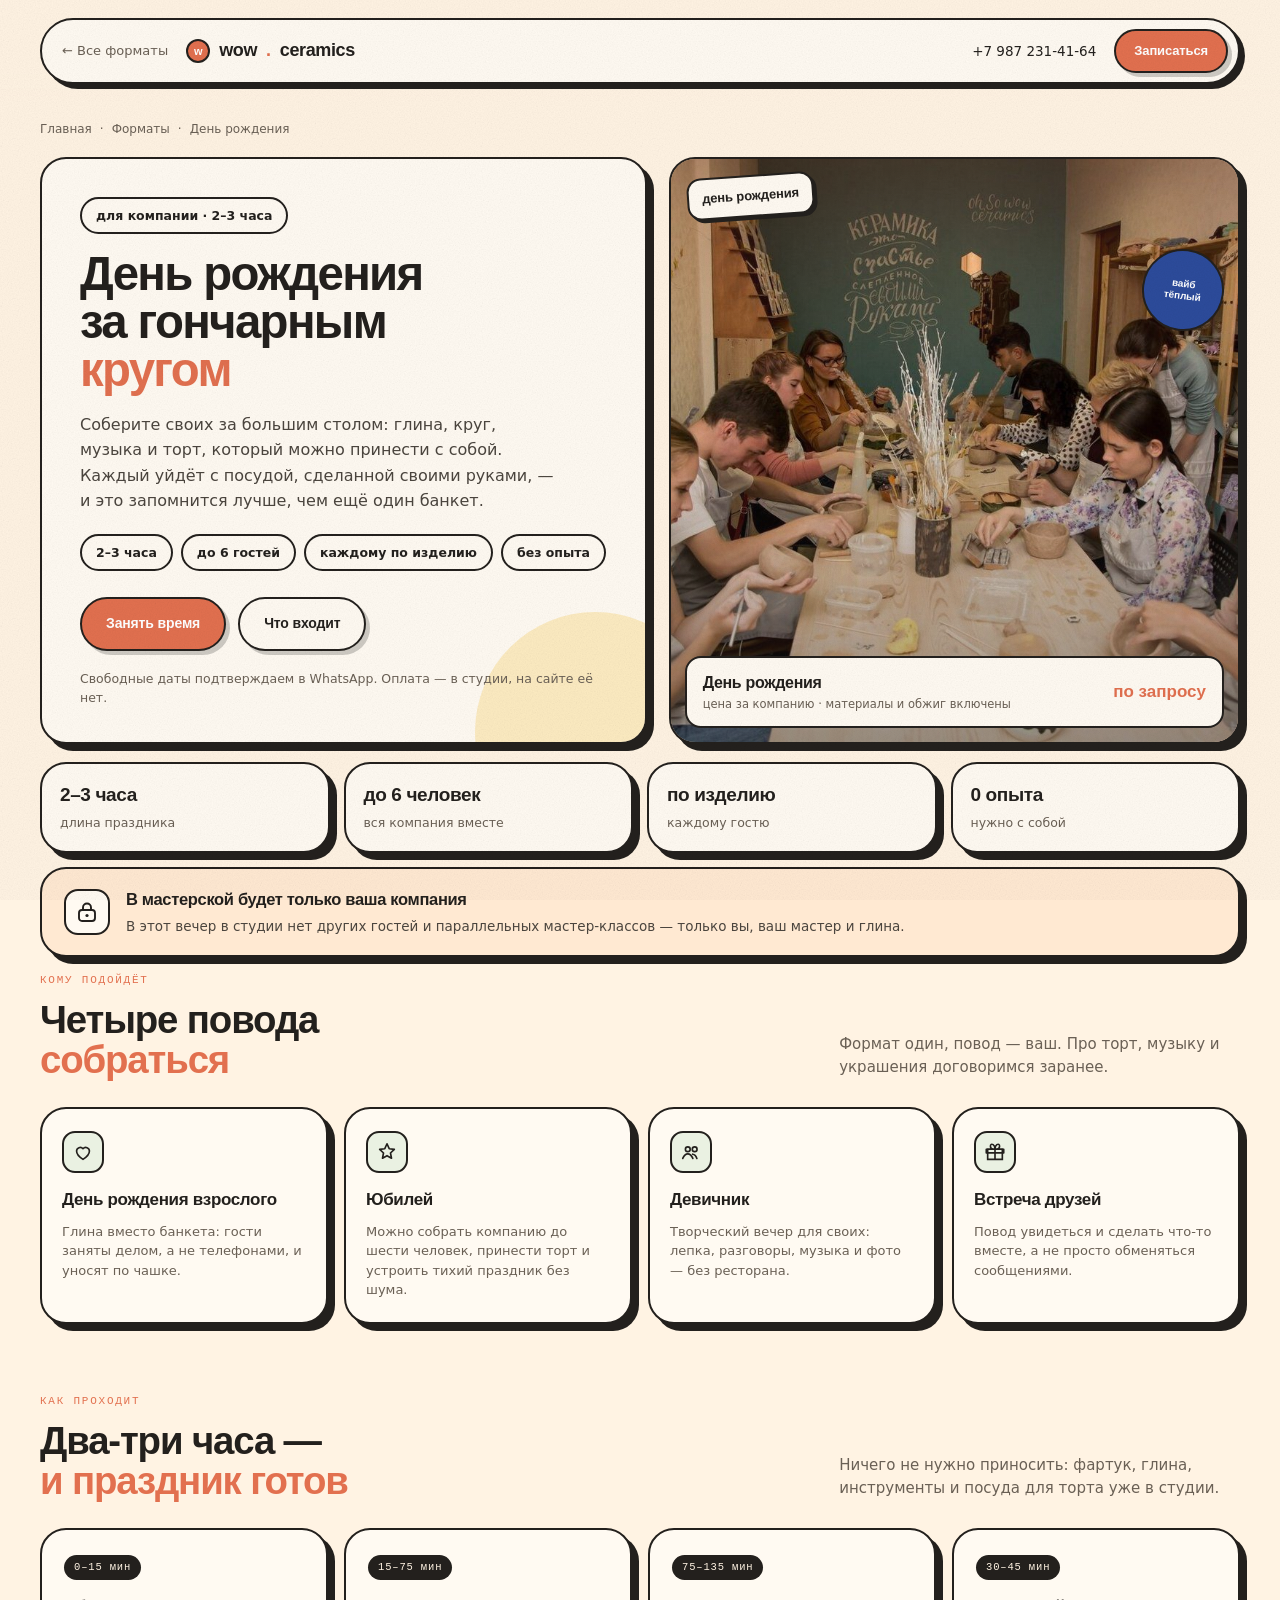
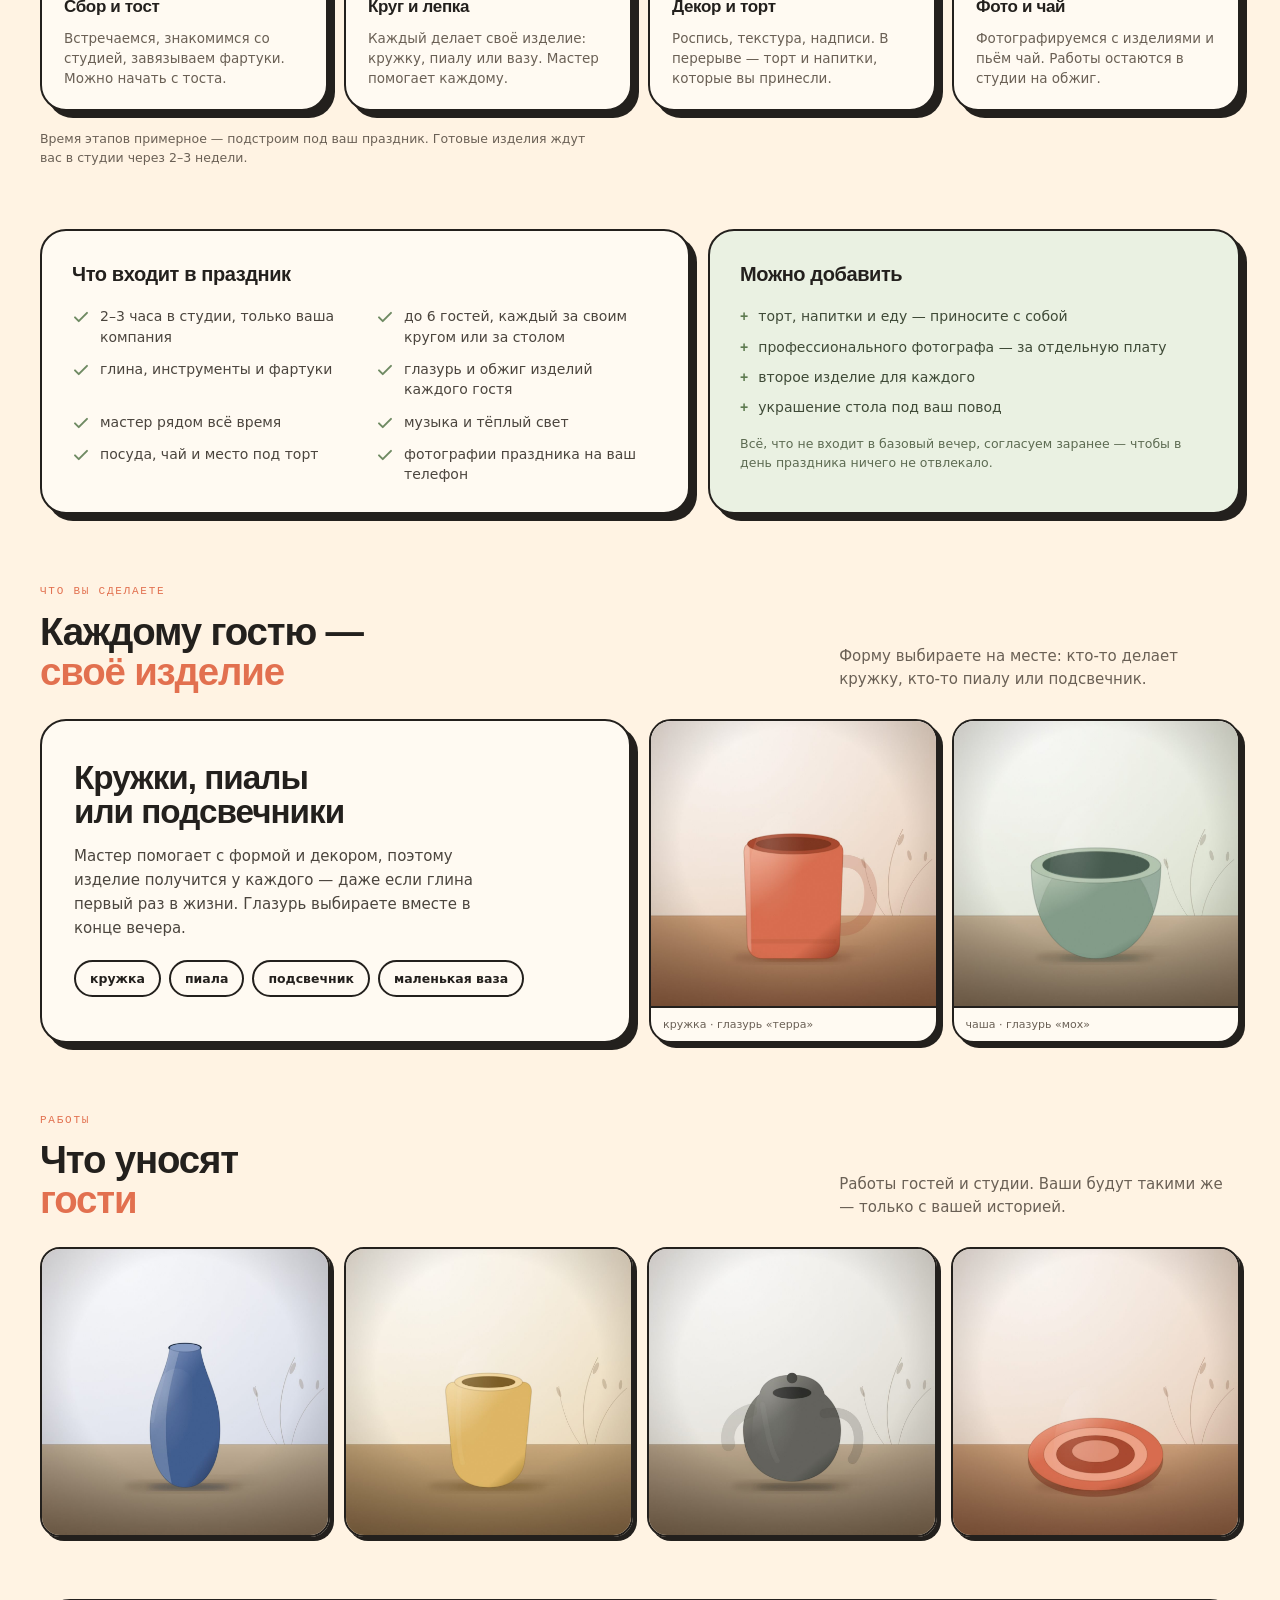
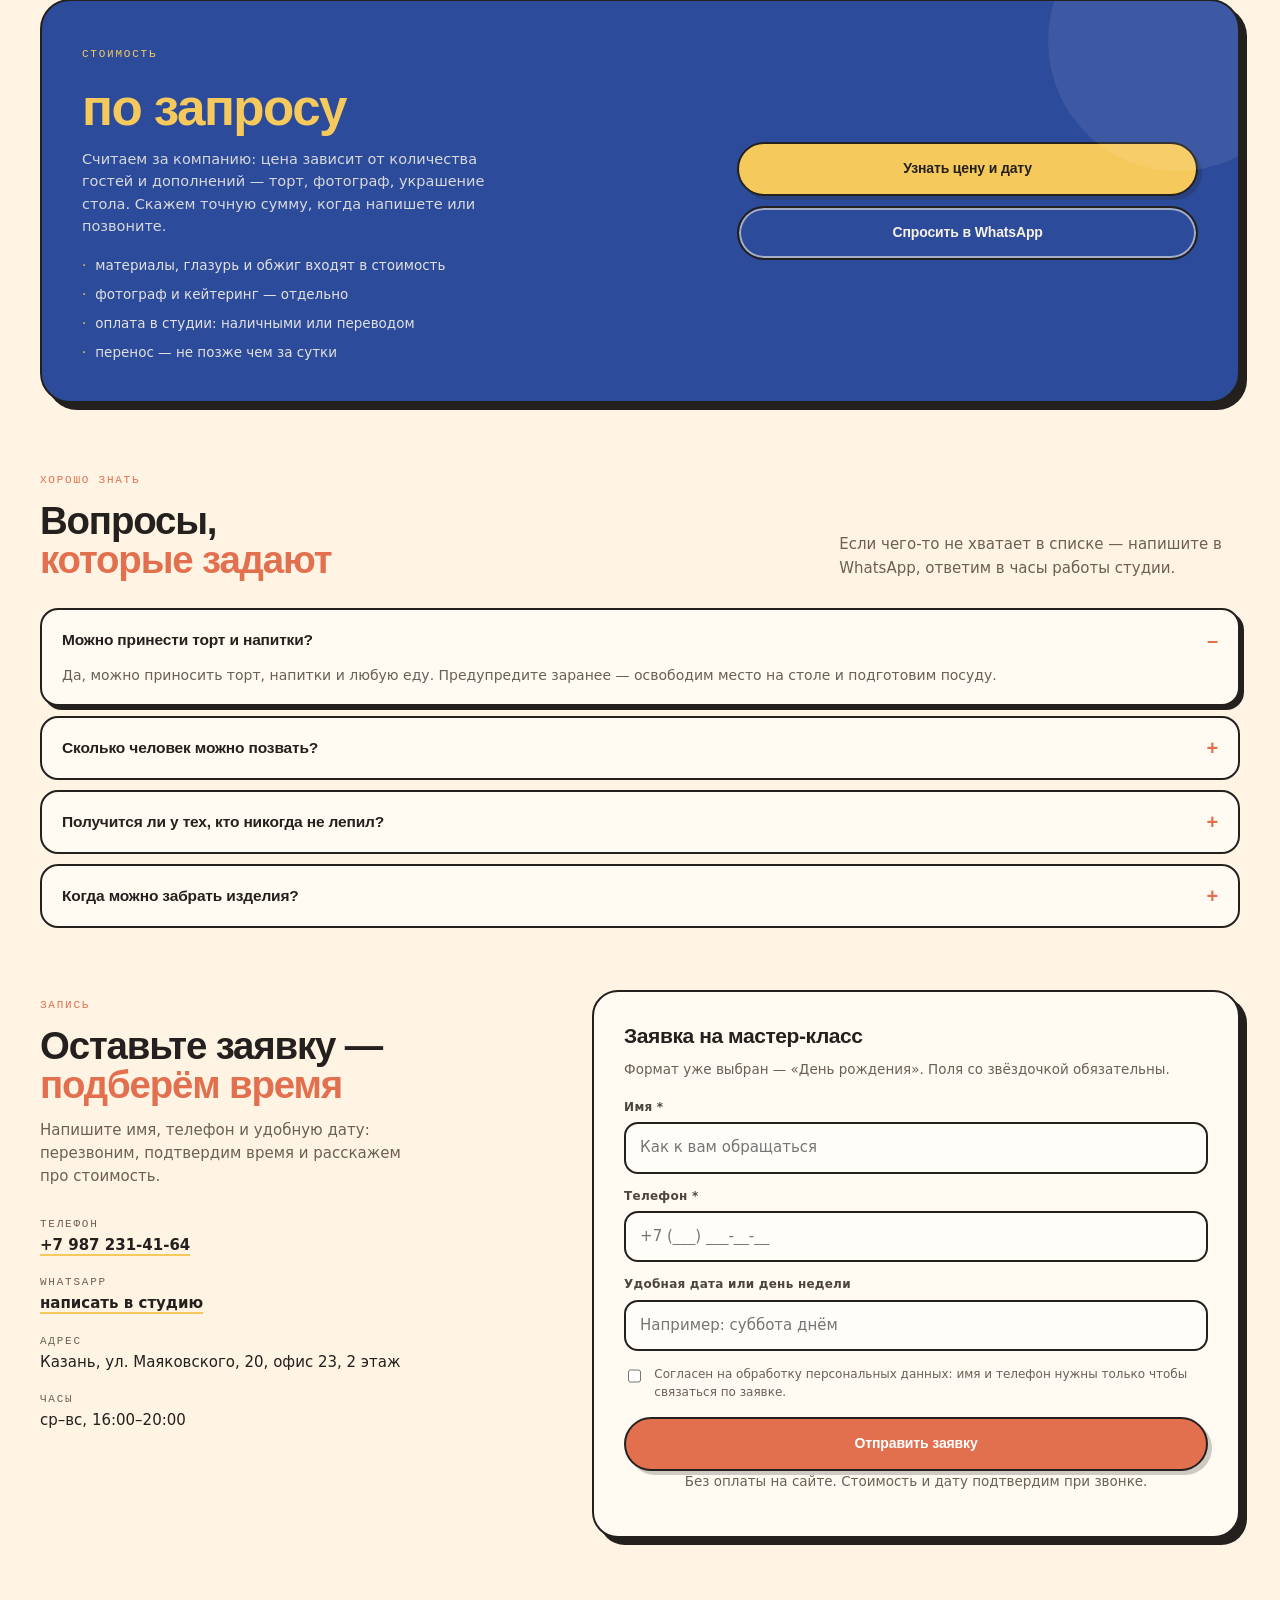
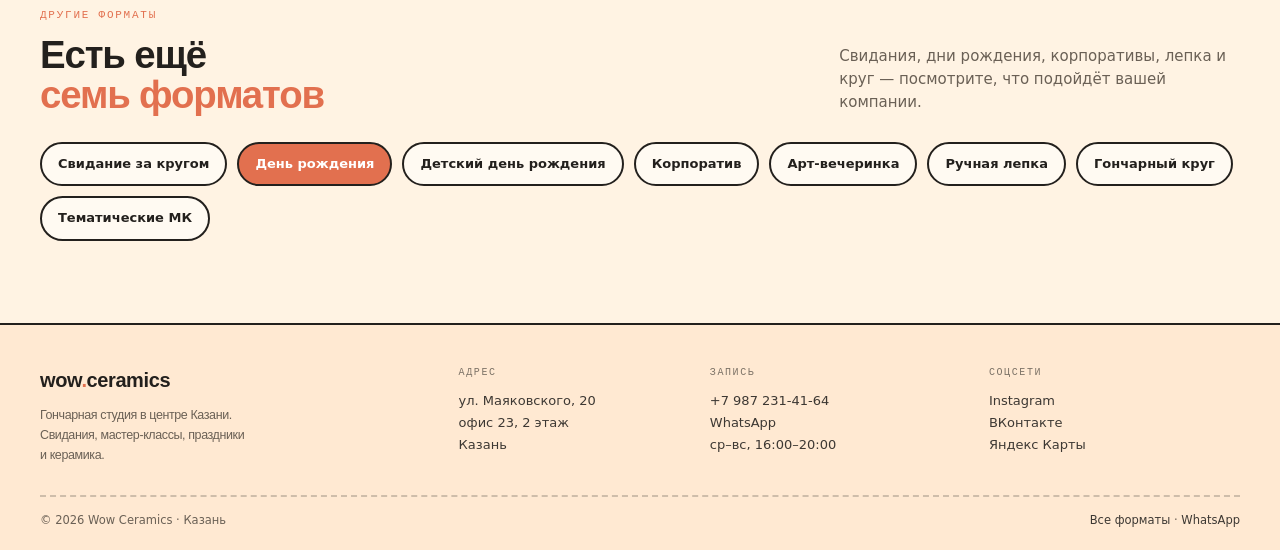
<file: formats/den-rozhdeniya/index.html>
<!DOCTYPE html>
<html lang="ru">
<head>
<meta charset="utf-8">
<meta name="viewport" content="width=device-width, initial-scale=1">
<title>День рождения в гончарной мастерской в Казани — Wow Ceramics</title>
<meta name="description" content="День рождения в гончарной студии Wow Ceramics: 2–3 часа, компания до шести человек, глина, круг, торт и посуда, сделанная своими руками. Казань, Маяковского, 20.">
<meta property="og:title" content="День рождения — Wow Ceramics">
<meta property="og:description" content="День рождения в гончарной студии Wow Ceramics: 2–3 часа, компания до шести человек, глина, круг, торт и посуда, сделанная своими руками. Казань, Маяковского, 20.">
<link rel="stylesheet" href="../../assets/common.css">
<link rel="stylesheet" href="../../assets/format.css">
</head>
<body>
<script src="../../assets/sprite.js"></script>
<div class="grain"></div>

<header class="top">
  <div class="wrap">
    <div class="top__bar">
      <a class="back" href="../../index.html">← Все форматы</a>
      <a class="brand" href="../../index.html"><span class="brand__dot">w</span>wow<em>.</em>ceramics</a>
      <div class="top__right">
        <a class="phone" href="tel:+79872314164">+7 987 231‑41‑64</a>
        <button class="btn btn--terra btn--sm" type="button" data-book>Записаться</button>
      </div>
    </div>
  </div>
</header>
<main>
  <section class="hero">
    <div class="wrap">
      <nav class="crumbs" aria-label="Хлебные крошки">
        <a href="../../index.html">Главная</a><span>·</span><a href="../../index.html#formats">Форматы</a><span>·</span><span>День рождения</span>
      </nav>

      <div class="hero__grid">
        <div class="hero__text card">
          <span class="chip">для компании · 2–3 часа</span>
          <h1>День рождения<br>за гончарным<br><span>кругом</span></h1>
          <p class="hero__lead">Соберите своих за большим столом: глина, круг, музыка и торт, который можно принести с собой. Каждый уйдёт с посудой, сделанной своими руками, — и это запомнится лучше, чем ещё один банкет.</p>
          <div class="hero__badges">
            <span class="chip">2–3 часа</span>
            <span class="chip">до 6 гостей</span>
            <span class="chip">каждому по изделию</span>
            <span class="chip">без опыта</span>
          </div>
          <div class="hero__actions">
            <button class="btn btn--terra" type="button" data-book>Занять время</button>
            <a class="btn btn--ghost" href="#includes">Что входит</a>
          </div>
          <p class="hero__note">Свободные даты подтверждаем в WhatsApp. Оплата — в студии, на сайте её нет.</p>
        </div>

        <div class="hero__media">
          <img src="../../assets/photos/studio.jpg" alt="Студия Wow Ceramics: гости за большим столом лепят из глины">
          <span class="sticker sticker--1">день рождения</span>
          <span class="sticker sticker--2">вайб<br>тёплый</span>
          <div class="hero__price">
            <div><b>День рождения</b><span>цена за компанию · материалы и обжиг включены</span></div>
            <div class="price">по запросу</div>
          </div>
        </div>
      </div>

      <div class="facts">
        <div class="fact card"><b>2–3 часа</b><span>длина праздника</span></div>
        <div class="fact card"><b>до 6 человек</b><span>вся компания вместе</span></div>
        <div class="fact card"><b>по изделию</b><span>каждому гостю</span></div>
        <div class="fact card"><b>0 опыта</b><span>нужно с собой</span></div>
      </div>

      <div class="privacy card">
        <span class="privacy__ic" aria-hidden="true">
          <svg width="24" height="24" viewBox="0 0 24 24" fill="none"><rect x="4" y="10" width="16" height="11" rx="3" stroke="#23201d" stroke-width="1.9"/><path d="M8 10V7.5a4 4 0 0 1 8 0V10" stroke="#23201d" stroke-width="1.9"/><circle cx="12" cy="15.5" r="1.6" fill="#23201d"/></svg>
        </span>
        <div>
          <b>В мастерской будет только ваша компания</b>
          <p>В этот вечер в студии нет других гостей и параллельных мастер-классов — только вы, ваш мастер и глина.</p>
        </div>
      </div>
    </div>
  </section>

  <section style="padding-top:0">
    <div class="wrap">
      <div class="sec-head">
        <div>
          <span class="sec-label micro">кому подойдёт</span>
          <h2>Четыре повода<br><span>собраться</span></h2>
        </div>
        <p>Формат один, повод — ваш. Про торт, музыку и украшения договоримся заранее.</p>
      </div>
      <div class="who">
        <div class="who__card card">
          <span class="who__ic" style="background:var(--sage-light)"><svg width="22" height="22" viewBox="0 0 24 24" fill="none"><path d="M12 20s-7-4.2-7-9a4 4 0 0 1 7-2.6A4 4 0 0 1 19 11c0 4.8-7 9-7 9z" stroke="#23201d" stroke-width="1.8" stroke-linejoin="round"/></svg></span>
          <h3>День рождения взрослого</h3>
          <p>Глина вместо банкета: гости заняты делом, а не телефонами, и уносят по чашке.</p>
        </div>
        <div class="who__card card">
          <span class="who__ic" style="background:var(--sage-light)"><svg width="22" height="22" viewBox="0 0 24 24" fill="none"><path d="M12 3l2.4 5.4 5.6.7-4.2 4 1.1 5.7L12 16l-4.9 2.8 1.1-5.7-4.2-4 5.6-.7z" stroke="#23201d" stroke-width="1.8" stroke-linejoin="round"/></svg></span>
          <h3>Юбилей</h3>
          <p>Можно собрать компанию до шести человек, принести торт и устроить тихий праздник без шума.</p>
        </div>
        <div class="who__card card">
          <span class="who__ic" style="background:var(--sage-light)"><svg width="22" height="22" viewBox="0 0 24 24" fill="none"><circle cx="8.5" cy="9" r="2.6" stroke="#23201d" stroke-width="1.8"/><circle cx="16" cy="9" r="2.6" stroke="#23201d" stroke-width="1.8"/><path d="M3 19c1.6-3.6 3.4-5 5.5-5s3.9 1.4 5.5 5M13.8 14.4c2 .2 3.6 1.7 4.6 4.6" stroke="#23201d" stroke-width="1.8" stroke-linecap="round"/></svg></span>
          <h3>Девичник</h3>
          <p>Творческий вечер для своих: лепка, разговоры, музыка и фото — без ресторана.</p>
        </div>
        <div class="who__card card">
          <span class="who__ic" style="background:var(--sage-light)"><svg width="22" height="22" viewBox="0 0 24 24" fill="none"><path d="M4 9h16v11H4z" stroke="#23201d" stroke-width="1.8"/><path d="M2.5 9h19v4h-19zM12 9v11M12 9c-3 0-5-1.4-5-3.4S8.4 3 10 4c1.3.8 2 2.7 2 5zM12 9c3 0 5-1.4 5-3.4S15.6 3 14 4c-1.3.8-2 2.7-2 5z" stroke="#23201d" stroke-width="1.8" stroke-linejoin="round"/></svg></span>
          <h3>Встреча друзей</h3>
          <p>Повод увидеться и сделать что-то вместе, а не просто обменяться сообщениями.</p>
        </div>
      </div>
    </div>
  </section>

  <section style="padding-top:0">
    <div class="wrap">
      <div class="sec-head">
        <div>
          <span class="sec-label micro">как проходит</span>
          <h2>Два-три часа —<br><span>и праздник готов</span></h2>
        </div>
        <p>Ничего не нужно приносить: фартук, глина, инструменты и посуда для торта уже в студии.</p>
      </div>
      <div class="steps">
        <div class="step card">
          <span class="step__time">0–15 мин</span>
          <h3>Сбор и тост</h3>
          <p>Встречаемся, знакомимся со студией, завязываем фартуки. Можно начать с тоста.</p>
        </div>
        <div class="step card">
          <span class="step__time">15–75 мин</span>
          <h3>Круг и лепка</h3>
          <p>Каждый делает своё изделие: кружку, пиалу или вазу. Мастер помогает каждому.</p>
        </div>
        <div class="step card">
          <span class="step__time">75–135 мин</span>
          <h3>Декор и торт</h3>
          <p>Роспись, текстура, надписи. В перерыве — торт и напитки, которые вы принесли.</p>
        </div>
        <div class="step card">
          <span class="step__time">30–45 мин</span>
          <h3>Фото и чай</h3>
          <p>Фотографируемся с изделиями и пьём чай. Работы остаются в студии на обжиг.</p>
        </div>
      </div>
      <p class="steps__note">Время этапов примерное — подстроим под ваш праздник. Готовые изделия ждут вас в студии через 2–3 недели.</p>
    </div>
  </section>

  <section id="includes" style="padding-top:0">
    <div class="wrap includes">
      <div class="inc card">
        <h3>Что входит в праздник</h3>
        <ul>
          <li><svg width="18" height="18" viewBox="0 0 24 24" fill="none"><path d="M4 12.5l5 5L20 6.5" stroke="#6f8a63" stroke-width="2.6" stroke-linecap="round" stroke-linejoin="round"/></svg>2–3 часа в студии, только ваша компания</li>
          <li><svg width="18" height="18" viewBox="0 0 24 24" fill="none"><path d="M4 12.5l5 5L20 6.5" stroke="#6f8a63" stroke-width="2.6" stroke-linecap="round" stroke-linejoin="round"/></svg>до 6 гостей, каждый за своим кругом или за столом</li>
          <li><svg width="18" height="18" viewBox="0 0 24 24" fill="none"><path d="M4 12.5l5 5L20 6.5" stroke="#6f8a63" stroke-width="2.6" stroke-linecap="round" stroke-linejoin="round"/></svg>глина, инструменты и фартуки</li>
          <li><svg width="18" height="18" viewBox="0 0 24 24" fill="none"><path d="M4 12.5l5 5L20 6.5" stroke="#6f8a63" stroke-width="2.6" stroke-linecap="round" stroke-linejoin="round"/></svg>глазурь и обжиг изделий каждого гостя</li>
          <li><svg width="18" height="18" viewBox="0 0 24 24" fill="none"><path d="M4 12.5l5 5L20 6.5" stroke="#6f8a63" stroke-width="2.6" stroke-linecap="round" stroke-linejoin="round"/></svg>мастер рядом всё время</li>
          <li><svg width="18" height="18" viewBox="0 0 24 24" fill="none"><path d="M4 12.5l5 5L20 6.5" stroke="#6f8a63" stroke-width="2.6" stroke-linecap="round" stroke-linejoin="round"/></svg>музыка и тёплый свет</li>
          <li><svg width="18" height="18" viewBox="0 0 24 24" fill="none"><path d="M4 12.5l5 5L20 6.5" stroke="#6f8a63" stroke-width="2.6" stroke-linecap="round" stroke-linejoin="round"/></svg>посуда, чай и место под торт</li>
          <li><svg width="18" height="18" viewBox="0 0 24 24" fill="none"><path d="M4 12.5l5 5L20 6.5" stroke="#6f8a63" stroke-width="2.6" stroke-linecap="round" stroke-linejoin="round"/></svg>фотографии праздника на ваш телефон</li>
        </ul>
      </div>
      <div class="add card">
        <h3>Можно добавить</h3>
        <ul>
          <li>торт, напитки и еду — приносите с собой</li>
          <li>профессионального фотографа — за отдельную плату</li>
          <li>второе изделие для каждого</li>
          <li>украшение стола под ваш повод</li>
        </ul>
        <p>Всё, что не входит в базовый вечер, согласуем заранее — чтобы в день праздника ничего не отвлекало.</p>
      </div>
    </div>
  </section>

  <section id="make" style="padding-top:0">
    <div class="wrap">
      <div class="sec-head">
        <div>
          <span class="sec-label micro">что вы сделаете</span>
          <h2>Каждому гостю —<br><span>своё изделие</span></h2>
        </div>
        <p>Форму выбираете на месте: кто-то делает кружку, кто-то пиалу или подсвечник.</p>
      </div>
      <div class="make">
        <div class="make__text card">
          <h2>Кружки, пиалы<br>или подсвечники</h2>
          <p>Мастер помогает с формой и декором, поэтому изделие получится у каждого — даже если глина первый раз в жизни. Глазурь выбираете вместе в конце вечера.</p>
          <div class="make__chips">
            <span class="chip">кружка</span>
            <span class="chip">пиала</span>
            <span class="chip">подсвечник</span>
            <span class="chip">маленькая ваза</span>
          </div>
        </div>
        <div class="make__pics">
          <figure><img src="../../assets/works/work-1.jpg" alt="кружка · глазурь «терра»"><figcaption>кружка · глазурь «терра»</figcaption></figure>
          <figure><img src="../../assets/works/work-2.jpg" alt="чаша · глазурь «мох»"><figcaption>чаша · глазурь «мох»</figcaption></figure>
        </div>
      </div>
    </div>
  </section>

  <section style="padding-top:0">
    <div class="wrap">
      <div class="sec-head">
        <div>
          <span class="sec-label micro">работы</span>
          <h2>Что уносят<br><span>гости</span></h2>
        </div>
        <p>Работы гостей и студии. Ваши будут такими же — только с вашей историей.</p>
      </div>
      <div class="gallery">
        <img src="../../assets/works/work-3.jpg" alt="Керамика Wow Ceramics 1">
        <img src="../../assets/works/work-6.jpg" alt="Керамика Wow Ceramics 2">
        <img src="../../assets/works/work-7.jpg" alt="Керамика Wow Ceramics 3">
        <img src="../../assets/works/work-5.jpg" alt="Керамика Wow Ceramics 4">
      </div>
    </div>
  </section>

  <section style="padding-top:0">
    <div class="wrap">
      <div class="price-card">
        <div>
          <span class="micro" style="color:var(--yellow)">Стоимость</span>
          <div class="big">по запросу</div>
          <p>Считаем за компанию: цена зависит от количества гостей и дополнений — торт, фотограф, украшение стола. Скажем точную сумму, когда напишете или позвоните.</p>
          <ul>
            <li>материалы, глазурь и обжиг входят в стоимость</li>
            <li>фотограф и кейтеринг — отдельно</li>
            <li>оплата в студии: наличными или переводом</li>
            <li>перенос — не позже чем за сутки</li>
          </ul>
        </div>
        <div class="price-card__side">
          <button class="btn" type="button" data-book>Узнать цену и дату</button>
          <a class="btn btn--ghost" href="https://wa.me/79872314164">Спросить в WhatsApp</a>
        </div>
      </div>
    </div>
  </section>

  <section style="padding-top:0">
    <div class="wrap">
      <div class="sec-head">
        <div>
          <span class="sec-label micro">хорошо знать</span>
          <h2>Вопросы,<br><span>которые задают</span></h2>
        </div>
        <p>Если чего-то не хватает в списке — напишите в WhatsApp, ответим в часы работы студии.</p>
      </div>
      <div class="faq">
        <details open>
          <summary>Можно принести торт и напитки?</summary>
          <p>Да, можно приносить торт, напитки и любую еду. Предупредите заранее — освободим место на столе и подготовим посуду.</p>
        </details>
        <details>
          <summary>Сколько человек можно позвать?</summary>
          <p>Комфортно до шести гостей — у каждого будет место за кругом или за столом. Если компания больше, напишите: обсудим, как провести праздник.</p>
        </details>
        <details>
          <summary>Получится ли у тех, кто никогда не лепил?</summary>
          <p>Да. Мастер подходит к каждому, показывает движения и помогает с формой. Опыт не нужен.</p>
        </details>
        <details>
          <summary>Когда можно забрать изделия?</summary>
          <p>Через 2–3 недели: работы сохнут, проходят обжиг и глазуровку. Напишем в WhatsApp, когда приезжать.</p>
        </details>
      </div>
    </div>
  </section>


  <section id="zapis" style="padding-top:0">
    <div class="wrap booking">
      <div class="booking__aside">
        <span class="sec-label micro">запись</span>
        <h2>Оставьте заявку —<br><span>подберём время</span></h2>
        <p>Напишите имя, телефон и удобную дату: перезвоним, подтвердим время и расскажем про стоимость.</p>
        <div class="booking__contacts">
          <div><span class="micro">телефон</span><br><a href="tel:+79872314164">+7 987 231‑41‑64</a></div>
          <div><span class="micro">whatsapp</span><br><a href="https://wa.me/79872314164">написать в студию</a></div>
          <div><span class="micro">адрес</span><br>Казань, ул. Маяковского, 20, офис 23, 2 этаж</div>
          <div><span class="micro">часы</span><br>ср–вс, 16:00–20:00</div>
        </div>
      </div>

      <form class="form-card card" id="bookingForm" novalidate>
        <h3>Заявка на мастер-класс</h3>
        <p>Формат уже выбран — «День рождения». Поля со звёздочкой обязательны.</p>
        <div class="field">
          <label for="name">Имя *</label>
          <input id="name" name="name" type="text" autocomplete="name" placeholder="Как к вам обращаться" required>
        </div>
        <div class="field">
          <label for="phone">Телефон *</label>
          <input id="phone" name="phone" type="tel" inputmode="tel" autocomplete="tel" placeholder="+7 (___) ___-__-__" required>
        </div>
        <div class="field">
          <label for="date">Удобная дата или день недели</label>
          <input id="date" name="date" type="text" placeholder="Например: суббота днём">
        </div>
        <label class="consent">
          <input id="consent" name="consent" type="checkbox" required>
          <span>Согласен на обработку персональных данных: имя и телефон нужны только чтобы связаться по заявке.</span>
        </label>
        <button class="btn btn--terra form__submit" type="submit">Отправить заявку</button>
        <p class="form__hint">Без оплаты на сайте. Стоимость и дату подтвердим при звонке.</p>
        <div class="form__msg" id="formMsg" role="status" aria-live="polite"></div>
      </form>
    </div>
  </section>

  <section style="padding-top:0">
    <div class="wrap">
      <div class="sec-head">
        <div>
          <span class="sec-label micro">другие форматы</span>
          <h2>Есть ещё<br><span>семь форматов</span></h2>
        </div>
        <p>Свидания, дни рождения, корпоративы, лепка и круг — посмотрите, что подойдёт вашей компании.</p>
      </div>
      <div class="others">
        <a href="../../svidanie/">Свидание за кругом</a>
        <a href="../den-rozhdeniya/" aria-current="page">День рождения</a>
        <a href="../detskiy-den-rozhdeniya/">Детский день рождения</a>
        <a href="../korporativ/">Корпоратив</a>
        <a href="../art-vecherinka/">Арт-вечеринка</a>
        <a href="../ruchnaya-lepka/">Ручная лепка</a>
        <a href="../goncharnyy-krug/">Гончарный круг</a>
        <a href="../tematicheskie/">Тематические МК</a>
      </div>
    </div>
  </section>
</main>

<footer>
  <div class="wrap">
    <div class="foot__grid">
      <div class="foot__brand">
        wow<em>.</em>ceramics
        <p>Гончарная студия в центре Казани. Свидания, мастер-классы, праздники и керамика.</p>
      </div>
      <div><h5>адрес</h5><address>ул. Маяковского, 20<br>офис 23, 2 этаж<br>Казань</address></div>
      <div><h5>запись</h5><address><a href="tel:+79872314164">+7 987 231‑41‑64</a><br><a href="https://wa.me/79872314164">WhatsApp</a><br>ср–вс, 16:00–20:00</address></div>
      <div><h5>соцсети</h5><address><a href="https://instagram.com/wowceramics_kzn">Instagram</a><br><a href="https://vk.com/wowceramics_kzn">ВКонтакте</a><br><a href="https://yandex.ru/maps/org/vau_keramika/149394156119/">Яндекс Карты</a></address></div>
    </div>
    <div class="foot__bottom">
      <span>© 2026 Wow Ceramics · Казань</span>
      <span><a href="../../index.html">Все форматы</a> · <a href="https://wa.me/79872314164">WhatsApp</a></span>
    </div>
  </div>
</footer>
<div class="mobile-cta"><button class="btn btn--terra" type="button" data-book>Записаться</button></div>
<script>
(function () {
  var FORM_ENDPOINT = '';
  var WHATSAPP = '79872314164';
  var FORMAT = 'День рождения';

  var form = document.getElementById('bookingForm');
  var nameInput = document.getElementById('name');
  var phoneInput = document.getElementById('phone');
  var dateInput = document.getElementById('date');
  var consent = document.getElementById('consent');
  var msg = document.getElementById('formMsg');

  phoneInput.addEventListener('input', function () {
    var d = phoneInput.value.replace(/\D/g, '').slice(0, 11);
    if (!d) { phoneInput.value = ''; return; }
    if (d[0] === '8') d = '7' + d.slice(1);
    if (d[0] !== '7') d = '7' + d;
    var out = '+7';
    if (d.length > 1) out += ' (' + d.slice(1, 4);
    if (d.length >= 5) out += ') ' + d.slice(4, 7);
    if (d.length >= 8) out += '-' + d.slice(7, 9);
    if (d.length >= 10) out += '-' + d.slice(9, 11);
    phoneInput.value = out;
  });

  function setError(el, on) { var f = el.closest('.field'); if (f) f.classList.toggle('has-error', on); }
  function show(kind, text) { msg.className = 'form__msg form__msg--' + kind + ' is-visible'; msg.textContent = text; }

  form.addEventListener('submit', function (e) {
    e.preventDefault();
    msg.className = 'form__msg'; msg.textContent = '';
    var nameOk = nameInput.value.trim().length >= 2;
    var phoneOk = phoneInput.value.replace(/\D/g, '').length === 11;
    setError(nameInput, !nameOk);
    setError(phoneInput, !phoneOk);
    if (!nameOk || !phoneOk) { show('err', 'Проверьте имя и телефон — нужен номер из 11 цифр.'); return; }
    if (!consent.checked) { show('err', 'Поставьте галочку согласия на обработку данных.'); return; }

    var data = {
      name: nameInput.value.trim(),
      phone: phoneInput.value.trim(),
      date: dateInput.value.trim() || 'не уточнена',
      format: FORMAT,
      page: location.href
    };

    if (FORM_ENDPOINT) {
      var btn = form.querySelector('button[type=submit]');
      btn.disabled = true; btn.textContent = 'Отправляем…';
      fetch(FORM_ENDPOINT, { method: 'POST', headers: { 'Content-Type': 'application/json', Accept: 'application/json' }, body: JSON.stringify(data) })
        .then(function (r) { if (!r.ok) throw new Error('fail'); return r; })
        .then(function () { form.reset(); show('ok', 'Заявка отправлена. Перезвоним в часы работы студии.'); })
        .catch(function () { show('err', 'Не получилось отправить. Напишите в WhatsApp: +7 987 231-41-64.'); })
        .finally(function () { btn.disabled = false; btn.textContent = 'Отправить заявку'; });
      return;
    }

    var text = 'Заявка с сайта wowceramics\nФормат: ' + data.format + '\nИмя: ' + data.name +
      '\nТелефон: ' + data.phone + '\nДата: ' + data.date;
    window.open('https://wa.me/' + WHATSAPP + '?text=' + encodeURIComponent(text), '_blank', 'noopener');
    show('ok', 'Открыли WhatsApp с готовой заявкой — отправьте сообщение, и мы ответим. Или позвоните: +7 987 231-41-64.');
  });

  function goToForm() {
    document.getElementById('zapis').scrollIntoView({ behavior: 'smooth', block: 'start' });
    setTimeout(function () { nameInput.focus({ preventScroll: true }); }, 550);
  }
  Array.prototype.forEach.call(document.querySelectorAll('[data-book]'), function (b) {
    b.addEventListener('click', function (e) { e.preventDefault(); goToForm(); });
  });
})();
</script>
</body>
</html>
</file>
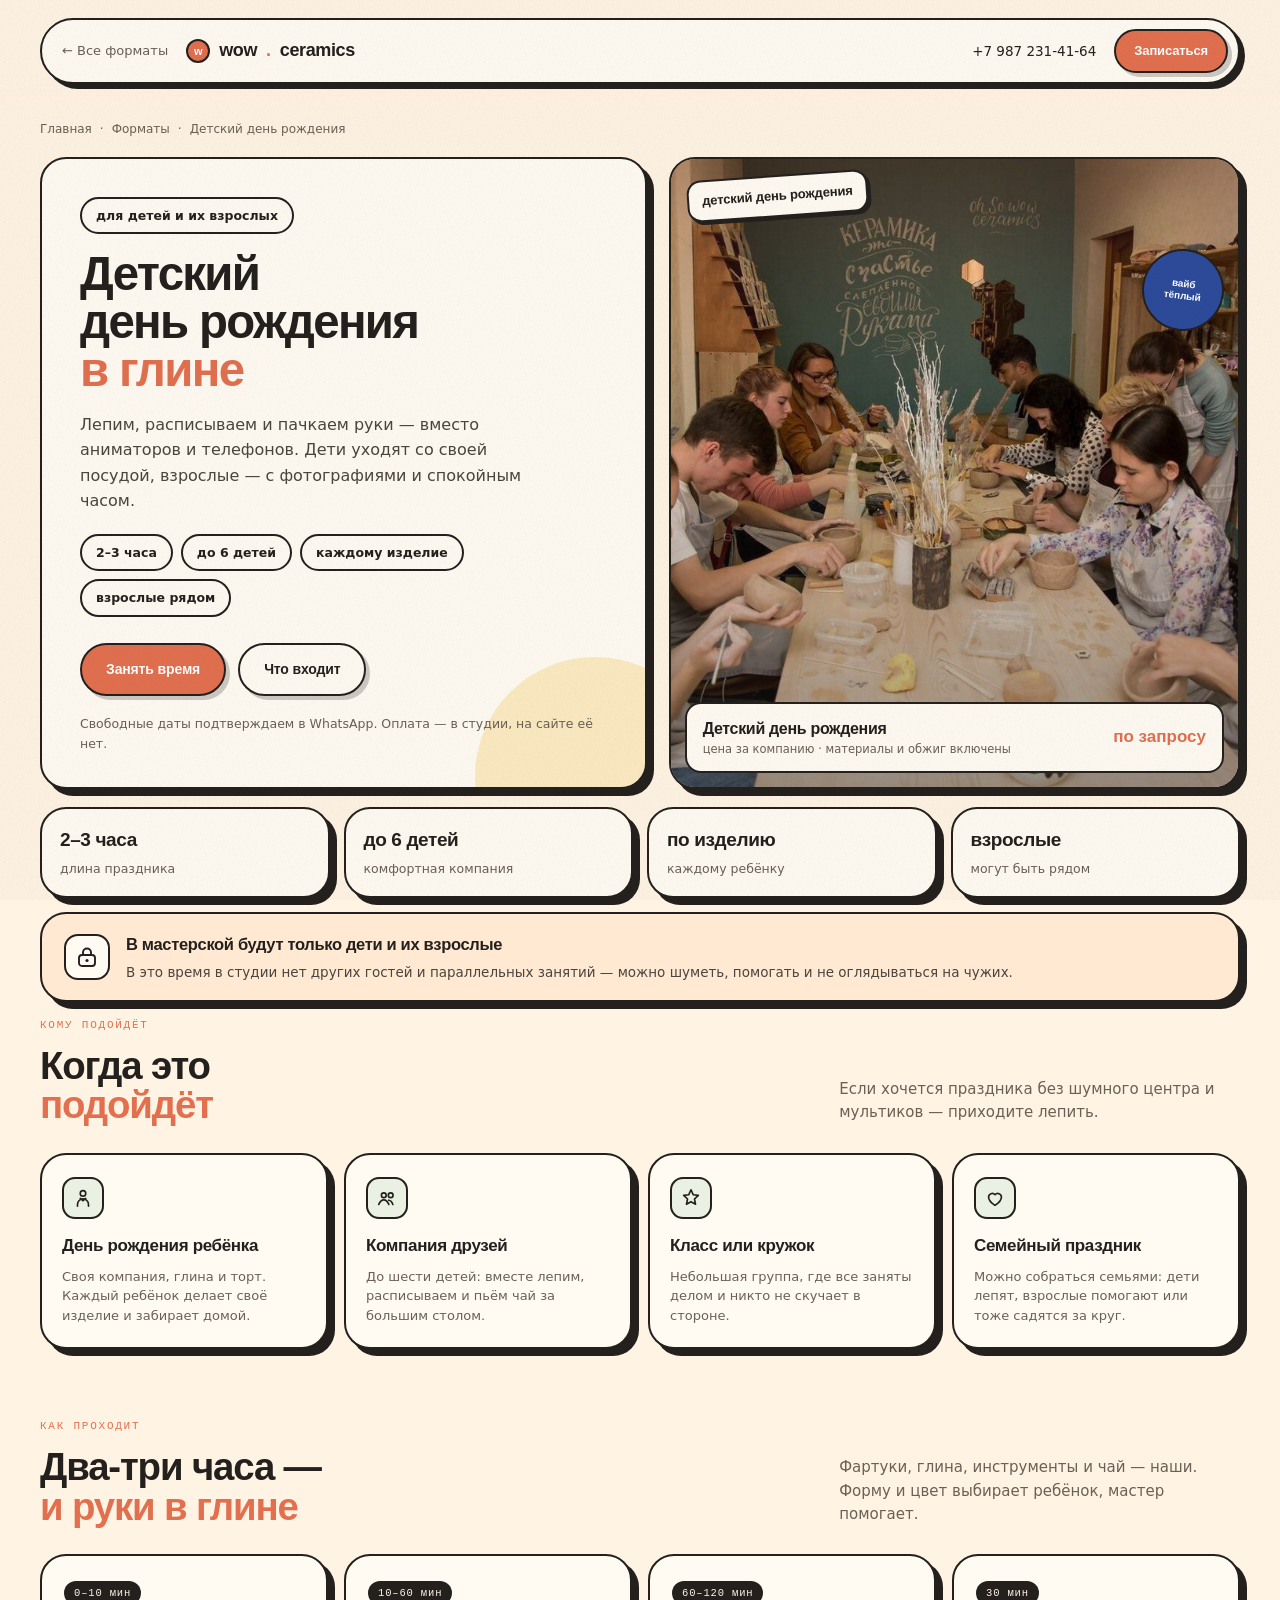
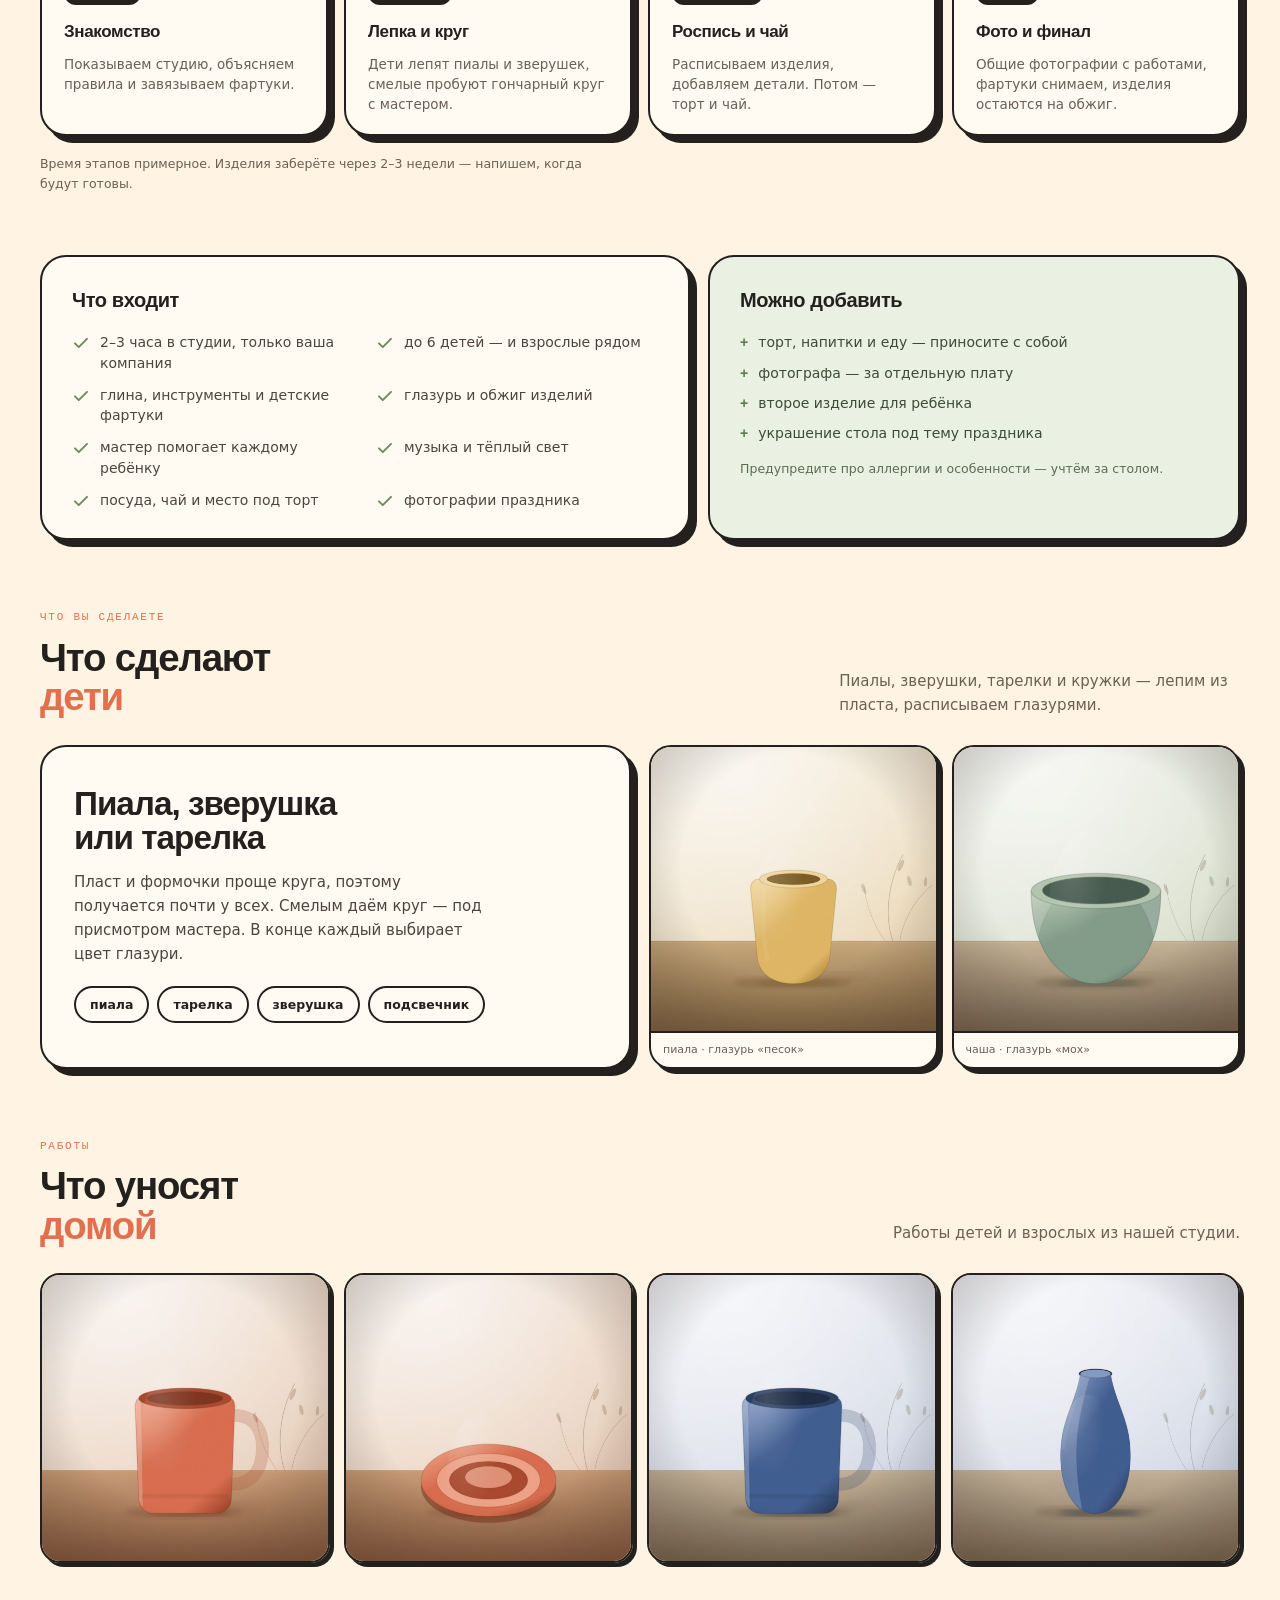
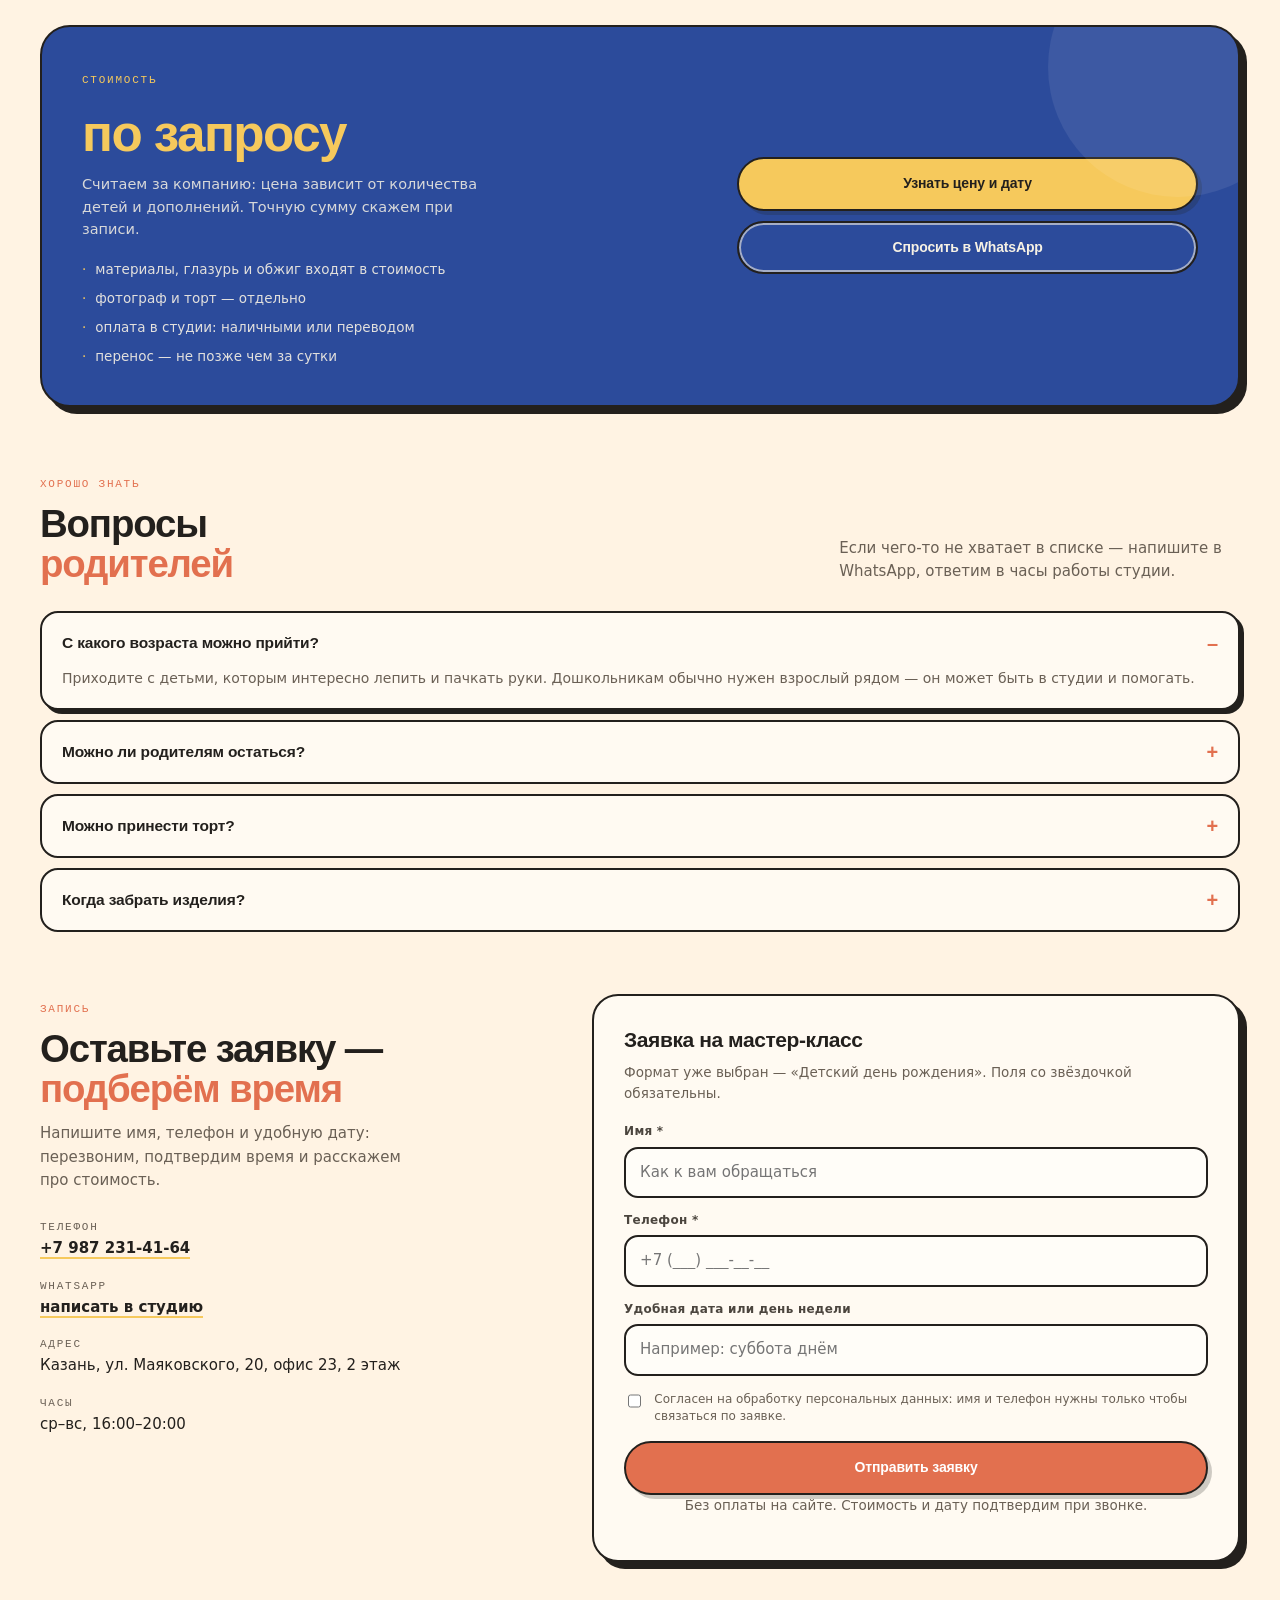
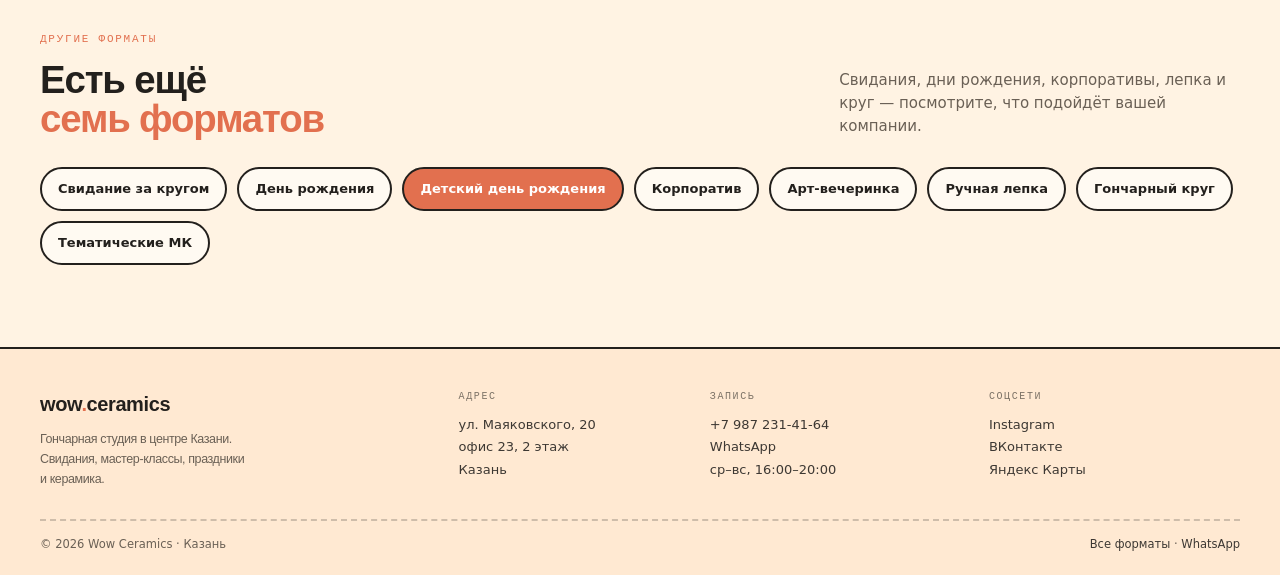
<file: formats/detskiy-den-rozhdeniya/index.html>
<!DOCTYPE html>
<html lang="ru">
<head>
<meta charset="utf-8">
<meta name="viewport" content="width=device-width, initial-scale=1">
<title>Детский день рождения в гончарной мастерской в Казани — Wow Ceramics</title>
<meta name="description" content="Детский день рождения в гончарной студии Wow Ceramics: 2–3 часа, лепка, роспись, глина и чаепитие. Компания до шести детей, Казань, Маяковского, 20.">
<meta property="og:title" content="Детский день рождения — Wow Ceramics">
<meta property="og:description" content="Детский день рождения в гончарной студии Wow Ceramics: 2–3 часа, лепка, роспись, глина и чаепитие. Компания до шести детей, Казань, Маяковского, 20.">
<link rel="stylesheet" href="../../assets/common.css">
<link rel="stylesheet" href="../../assets/format.css">
</head>
<body>
<script src="../../assets/sprite.js"></script>
<div class="grain"></div>

<header class="top">
  <div class="wrap">
    <div class="top__bar">
      <a class="back" href="../../index.html">← Все форматы</a>
      <a class="brand" href="../../index.html"><span class="brand__dot">w</span>wow<em>.</em>ceramics</a>
      <div class="top__right">
        <a class="phone" href="tel:+79872314164">+7 987 231‑41‑64</a>
        <button class="btn btn--terra btn--sm" type="button" data-book>Записаться</button>
      </div>
    </div>
  </div>
</header>
<main>
  <section class="hero">
    <div class="wrap">
      <nav class="crumbs" aria-label="Хлебные крошки">
        <a href="../../index.html">Главная</a><span>·</span><a href="../../index.html#formats">Форматы</a><span>·</span><span>Детский день рождения</span>
      </nav>

      <div class="hero__grid">
        <div class="hero__text card">
          <span class="chip">для детей и их взрослых</span>
          <h1>Детский<br>день рождения<br><span>в глине</span></h1>
          <p class="hero__lead">Лепим, расписываем и пачкаем руки — вместо аниматоров и телефонов. Дети уходят со своей посудой, взрослые — с фотографиями и спокойным часом.</p>
          <div class="hero__badges">
            <span class="chip">2–3 часа</span>
            <span class="chip">до 6 детей</span>
            <span class="chip">каждому изделие</span>
            <span class="chip">взрослые рядом</span>
          </div>
          <div class="hero__actions">
            <button class="btn btn--terra" type="button" data-book>Занять время</button>
            <a class="btn btn--ghost" href="#includes">Что входит</a>
          </div>
          <p class="hero__note">Свободные даты подтверждаем в WhatsApp. Оплата — в студии, на сайте её нет.</p>
        </div>

        <div class="hero__media">
          <img src="../../assets/photos/studio.jpg" alt="Студия Wow Ceramics: гости за большим столом лепят из глины">
          <span class="sticker sticker--1">детский день рождения</span>
          <span class="sticker sticker--2">вайб<br>тёплый</span>
          <div class="hero__price">
            <div><b>Детский день рождения</b><span>цена за компанию · материалы и обжиг включены</span></div>
            <div class="price">по запросу</div>
          </div>
        </div>
      </div>

      <div class="facts">
        <div class="fact card"><b>2–3 часа</b><span>длина праздника</span></div>
        <div class="fact card"><b>до 6 детей</b><span>комфортная компания</span></div>
        <div class="fact card"><b>по изделию</b><span>каждому ребёнку</span></div>
        <div class="fact card"><b>взрослые</b><span>могут быть рядом</span></div>
      </div>

      <div class="privacy card">
        <span class="privacy__ic" aria-hidden="true">
          <svg width="24" height="24" viewBox="0 0 24 24" fill="none"><rect x="4" y="10" width="16" height="11" rx="3" stroke="#23201d" stroke-width="1.9"/><path d="M8 10V7.5a4 4 0 0 1 8 0V10" stroke="#23201d" stroke-width="1.9"/><circle cx="12" cy="15.5" r="1.6" fill="#23201d"/></svg>
        </span>
        <div>
          <b>В мастерской будут только дети и их взрослые</b>
          <p>В это время в студии нет других гостей и параллельных занятий — можно шуметь, помогать и не оглядываться на чужих.</p>
        </div>
      </div>
    </div>
  </section>

  <section style="padding-top:0">
    <div class="wrap">
      <div class="sec-head">
        <div>
          <span class="sec-label micro">кому подойдёт</span>
          <h2>Когда это<br><span>подойдёт</span></h2>
        </div>
        <p>Если хочется праздника без шумного центра и мультиков — приходите лепить.</p>
      </div>
      <div class="who">
        <div class="who__card card">
          <span class="who__ic" style="background:var(--sage-light)"><svg width="22" height="22" viewBox="0 0 24 24" fill="none"><circle cx="12" cy="7" r="3" stroke="#23201d" stroke-width="1.8"/><path d="M6 21v-2a6 6 0 0 1 12 0v2M9 12.5 12 15l3-2.5" stroke="#23201d" stroke-width="1.8" stroke-linecap="round"/></svg></span>
          <h3>День рождения ребёнка</h3>
          <p>Своя компания, глина и торт. Каждый ребёнок делает своё изделие и забирает домой.</p>
        </div>
        <div class="who__card card">
          <span class="who__ic" style="background:var(--sage-light)"><svg width="22" height="22" viewBox="0 0 24 24" fill="none"><circle cx="8.5" cy="9" r="2.6" stroke="#23201d" stroke-width="1.8"/><circle cx="16" cy="9" r="2.6" stroke="#23201d" stroke-width="1.8"/><path d="M3 19c1.6-3.6 3.4-5 5.5-5s3.9 1.4 5.5 5M13.8 14.4c2 .2 3.6 1.7 4.6 4.6" stroke="#23201d" stroke-width="1.8" stroke-linecap="round"/></svg></span>
          <h3>Компания друзей</h3>
          <p>До шести детей: вместе лепим, расписываем и пьём чай за большим столом.</p>
        </div>
        <div class="who__card card">
          <span class="who__ic" style="background:var(--sage-light)"><svg width="22" height="22" viewBox="0 0 24 24" fill="none"><path d="M12 3l2.4 5.4 5.6.7-4.2 4 1.1 5.7L12 16l-4.9 2.8 1.1-5.7-4.2-4 5.6-.7z" stroke="#23201d" stroke-width="1.8" stroke-linejoin="round"/></svg></span>
          <h3>Класс или кружок</h3>
          <p>Небольшая группа, где все заняты делом и никто не скучает в стороне.</p>
        </div>
        <div class="who__card card">
          <span class="who__ic" style="background:var(--sage-light)"><svg width="22" height="22" viewBox="0 0 24 24" fill="none"><path d="M12 20s-7-4.2-7-9a4 4 0 0 1 7-2.6A4 4 0 0 1 19 11c0 4.8-7 9-7 9z" stroke="#23201d" stroke-width="1.8" stroke-linejoin="round"/></svg></span>
          <h3>Семейный праздник</h3>
          <p>Можно собраться семьями: дети лепят, взрослые помогают или тоже садятся за круг.</p>
        </div>
      </div>
    </div>
  </section>

  <section style="padding-top:0">
    <div class="wrap">
      <div class="sec-head">
        <div>
          <span class="sec-label micro">как проходит</span>
          <h2>Два-три часа —<br><span>и руки в глине</span></h2>
        </div>
        <p>Фартуки, глина, инструменты и чай — наши. Форму и цвет выбирает ребёнок, мастер помогает.</p>
      </div>
      <div class="steps">
        <div class="step card">
          <span class="step__time">0–10 мин</span>
          <h3>Знакомство</h3>
          <p>Показываем студию, объясняем правила и завязываем фартуки.</p>
        </div>
        <div class="step card">
          <span class="step__time">10–60 мин</span>
          <h3>Лепка и круг</h3>
          <p>Дети лепят пиалы и зверушек, смелые пробуют гончарный круг с мастером.</p>
        </div>
        <div class="step card">
          <span class="step__time">60–120 мин</span>
          <h3>Роспись и чай</h3>
          <p>Расписываем изделия, добавляем детали. Потом — торт и чай.</p>
        </div>
        <div class="step card">
          <span class="step__time">30 мин</span>
          <h3>Фото и финал</h3>
          <p>Общие фотографии с работами, фартуки снимаем, изделия остаются на обжиг.</p>
        </div>
      </div>
      <p class="steps__note">Время этапов примерное. Изделия заберёте через 2–3 недели — напишем, когда будут готовы.</p>
    </div>
  </section>

  <section id="includes" style="padding-top:0">
    <div class="wrap includes">
      <div class="inc card">
        <h3>Что входит</h3>
        <ul>
          <li><svg width="18" height="18" viewBox="0 0 24 24" fill="none"><path d="M4 12.5l5 5L20 6.5" stroke="#6f8a63" stroke-width="2.6" stroke-linecap="round" stroke-linejoin="round"/></svg>2–3 часа в студии, только ваша компания</li>
          <li><svg width="18" height="18" viewBox="0 0 24 24" fill="none"><path d="M4 12.5l5 5L20 6.5" stroke="#6f8a63" stroke-width="2.6" stroke-linecap="round" stroke-linejoin="round"/></svg>до 6 детей — и взрослые рядом</li>
          <li><svg width="18" height="18" viewBox="0 0 24 24" fill="none"><path d="M4 12.5l5 5L20 6.5" stroke="#6f8a63" stroke-width="2.6" stroke-linecap="round" stroke-linejoin="round"/></svg>глина, инструменты и детские фартуки</li>
          <li><svg width="18" height="18" viewBox="0 0 24 24" fill="none"><path d="M4 12.5l5 5L20 6.5" stroke="#6f8a63" stroke-width="2.6" stroke-linecap="round" stroke-linejoin="round"/></svg>глазурь и обжиг изделий</li>
          <li><svg width="18" height="18" viewBox="0 0 24 24" fill="none"><path d="M4 12.5l5 5L20 6.5" stroke="#6f8a63" stroke-width="2.6" stroke-linecap="round" stroke-linejoin="round"/></svg>мастер помогает каждому ребёнку</li>
          <li><svg width="18" height="18" viewBox="0 0 24 24" fill="none"><path d="M4 12.5l5 5L20 6.5" stroke="#6f8a63" stroke-width="2.6" stroke-linecap="round" stroke-linejoin="round"/></svg>музыка и тёплый свет</li>
          <li><svg width="18" height="18" viewBox="0 0 24 24" fill="none"><path d="M4 12.5l5 5L20 6.5" stroke="#6f8a63" stroke-width="2.6" stroke-linecap="round" stroke-linejoin="round"/></svg>посуда, чай и место под торт</li>
          <li><svg width="18" height="18" viewBox="0 0 24 24" fill="none"><path d="M4 12.5l5 5L20 6.5" stroke="#6f8a63" stroke-width="2.6" stroke-linecap="round" stroke-linejoin="round"/></svg>фотографии праздника</li>
        </ul>
      </div>
      <div class="add card">
        <h3>Можно добавить</h3>
        <ul>
          <li>торт, напитки и еду — приносите с собой</li>
          <li>фотографа — за отдельную плату</li>
          <li>второе изделие для ребёнка</li>
          <li>украшение стола под тему праздника</li>
        </ul>
        <p>Предупредите про аллергии и особенности — учтём за столом.</p>
      </div>
    </div>
  </section>

  <section id="make" style="padding-top:0">
    <div class="wrap">
      <div class="sec-head">
        <div>
          <span class="sec-label micro">что вы сделаете</span>
          <h2>Что сделают<br><span>дети</span></h2>
        </div>
        <p>Пиалы, зверушки, тарелки и кружки — лепим из пласта, расписываем глазурями.</p>
      </div>
      <div class="make">
        <div class="make__text card">
          <h2>Пиала, зверушка<br>или тарелка</h2>
          <p>Пласт и формочки проще круга, поэтому получается почти у всех. Смелым даём круг — под присмотром мастера. В конце каждый выбирает цвет глазури.</p>
          <div class="make__chips">
            <span class="chip">пиала</span>
            <span class="chip">тарелка</span>
            <span class="chip">зверушка</span>
            <span class="chip">подсвечник</span>
          </div>
        </div>
        <div class="make__pics">
          <figure><img src="../../assets/works/work-6.jpg" alt="пиала · глазурь «песок»"><figcaption>пиала · глазурь «песок»</figcaption></figure>
          <figure><img src="../../assets/works/work-2.jpg" alt="чаша · глазурь «мох»"><figcaption>чаша · глазурь «мох»</figcaption></figure>
        </div>
      </div>
    </div>
  </section>

  <section style="padding-top:0">
    <div class="wrap">
      <div class="sec-head">
        <div>
          <span class="sec-label micro">работы</span>
          <h2>Что уносят<br><span>домой</span></h2>
        </div>
        <p>Работы детей и взрослых из нашей студии.</p>
      </div>
      <div class="gallery">
        <img src="../../assets/works/work-1.jpg" alt="Керамика Wow Ceramics 1">
        <img src="../../assets/works/work-5.jpg" alt="Керамика Wow Ceramics 2">
        <img src="../../assets/works/work-8.jpg" alt="Керамика Wow Ceramics 3">
        <img src="../../assets/works/work-3.jpg" alt="Керамика Wow Ceramics 4">
      </div>
    </div>
  </section>

  <section style="padding-top:0">
    <div class="wrap">
      <div class="price-card">
        <div>
          <span class="micro" style="color:var(--yellow)">Стоимость</span>
          <div class="big">по запросу</div>
          <p>Считаем за компанию: цена зависит от количества детей и дополнений. Точную сумму скажем при записи.</p>
          <ul>
            <li>материалы, глазурь и обжиг входят в стоимость</li>
            <li>фотограф и торт — отдельно</li>
            <li>оплата в студии: наличными или переводом</li>
            <li>перенос — не позже чем за сутки</li>
          </ul>
        </div>
        <div class="price-card__side">
          <button class="btn" type="button" data-book>Узнать цену и дату</button>
          <a class="btn btn--ghost" href="https://wa.me/79872314164">Спросить в WhatsApp</a>
        </div>
      </div>
    </div>
  </section>

  <section style="padding-top:0">
    <div class="wrap">
      <div class="sec-head">
        <div>
          <span class="sec-label micro">хорошо знать</span>
          <h2>Вопросы<br><span>родителей</span></h2>
        </div>
        <p>Если чего-то не хватает в списке — напишите в WhatsApp, ответим в часы работы студии.</p>
      </div>
      <div class="faq">
        <details open>
          <summary>С какого возраста можно прийти?</summary>
          <p>Приходите с детьми, которым интересно лепить и пачкать руки. Дошкольникам обычно нужен взрослый рядом — он может быть в студии и помогать.</p>
        </details>
        <details>
          <summary>Можно ли родителям остаться?</summary>
          <p>Да, и это удобно: взрослые помогают, фотографируют и пьют чай. Если хотите оставить детей с мастером — обсудите с нами заранее.</p>
        </details>
        <details>
          <summary>Можно принести торт?</summary>
          <p>Да, торт, напитки и еду можно принести с собой. Предупредите заранее — подготовим посуду и место.</p>
        </details>
        <details>
          <summary>Когда забрать изделия?</summary>
          <p>Через 2–3 недели: они сохнут и проходят обжиг. Напишем, когда можно приехать.</p>
        </details>
      </div>
    </div>
  </section>


  <section id="zapis" style="padding-top:0">
    <div class="wrap booking">
      <div class="booking__aside">
        <span class="sec-label micro">запись</span>
        <h2>Оставьте заявку —<br><span>подберём время</span></h2>
        <p>Напишите имя, телефон и удобную дату: перезвоним, подтвердим время и расскажем про стоимость.</p>
        <div class="booking__contacts">
          <div><span class="micro">телефон</span><br><a href="tel:+79872314164">+7 987 231‑41‑64</a></div>
          <div><span class="micro">whatsapp</span><br><a href="https://wa.me/79872314164">написать в студию</a></div>
          <div><span class="micro">адрес</span><br>Казань, ул. Маяковского, 20, офис 23, 2 этаж</div>
          <div><span class="micro">часы</span><br>ср–вс, 16:00–20:00</div>
        </div>
      </div>

      <form class="form-card card" id="bookingForm" novalidate>
        <h3>Заявка на мастер-класс</h3>
        <p>Формат уже выбран — «Детский день рождения». Поля со звёздочкой обязательны.</p>
        <div class="field">
          <label for="name">Имя *</label>
          <input id="name" name="name" type="text" autocomplete="name" placeholder="Как к вам обращаться" required>
        </div>
        <div class="field">
          <label for="phone">Телефон *</label>
          <input id="phone" name="phone" type="tel" inputmode="tel" autocomplete="tel" placeholder="+7 (___) ___-__-__" required>
        </div>
        <div class="field">
          <label for="date">Удобная дата или день недели</label>
          <input id="date" name="date" type="text" placeholder="Например: суббота днём">
        </div>
        <label class="consent">
          <input id="consent" name="consent" type="checkbox" required>
          <span>Согласен на обработку персональных данных: имя и телефон нужны только чтобы связаться по заявке.</span>
        </label>
        <button class="btn btn--terra form__submit" type="submit">Отправить заявку</button>
        <p class="form__hint">Без оплаты на сайте. Стоимость и дату подтвердим при звонке.</p>
        <div class="form__msg" id="formMsg" role="status" aria-live="polite"></div>
      </form>
    </div>
  </section>

  <section style="padding-top:0">
    <div class="wrap">
      <div class="sec-head">
        <div>
          <span class="sec-label micro">другие форматы</span>
          <h2>Есть ещё<br><span>семь форматов</span></h2>
        </div>
        <p>Свидания, дни рождения, корпоративы, лепка и круг — посмотрите, что подойдёт вашей компании.</p>
      </div>
      <div class="others">
        <a href="../../svidanie/">Свидание за кругом</a>
        <a href="../den-rozhdeniya/">День рождения</a>
        <a href="../detskiy-den-rozhdeniya/" aria-current="page">Детский день рождения</a>
        <a href="../korporativ/">Корпоратив</a>
        <a href="../art-vecherinka/">Арт-вечеринка</a>
        <a href="../ruchnaya-lepka/">Ручная лепка</a>
        <a href="../goncharnyy-krug/">Гончарный круг</a>
        <a href="../tematicheskie/">Тематические МК</a>
      </div>
    </div>
  </section>
</main>

<footer>
  <div class="wrap">
    <div class="foot__grid">
      <div class="foot__brand">
        wow<em>.</em>ceramics
        <p>Гончарная студия в центре Казани. Свидания, мастер-классы, праздники и керамика.</p>
      </div>
      <div><h5>адрес</h5><address>ул. Маяковского, 20<br>офис 23, 2 этаж<br>Казань</address></div>
      <div><h5>запись</h5><address><a href="tel:+79872314164">+7 987 231‑41‑64</a><br><a href="https://wa.me/79872314164">WhatsApp</a><br>ср–вс, 16:00–20:00</address></div>
      <div><h5>соцсети</h5><address><a href="https://instagram.com/wowceramics_kzn">Instagram</a><br><a href="https://vk.com/wowceramics_kzn">ВКонтакте</a><br><a href="https://yandex.ru/maps/org/vau_keramika/149394156119/">Яндекс Карты</a></address></div>
    </div>
    <div class="foot__bottom">
      <span>© 2026 Wow Ceramics · Казань</span>
      <span><a href="../../index.html">Все форматы</a> · <a href="https://wa.me/79872314164">WhatsApp</a></span>
    </div>
  </div>
</footer>
<div class="mobile-cta"><button class="btn btn--terra" type="button" data-book>Записаться</button></div>
<script>
(function () {
  var FORM_ENDPOINT = '';
  var WHATSAPP = '79872314164';
  var FORMAT = 'Детский день рождения';

  var form = document.getElementById('bookingForm');
  var nameInput = document.getElementById('name');
  var phoneInput = document.getElementById('phone');
  var dateInput = document.getElementById('date');
  var consent = document.getElementById('consent');
  var msg = document.getElementById('formMsg');

  phoneInput.addEventListener('input', function () {
    var d = phoneInput.value.replace(/\D/g, '').slice(0, 11);
    if (!d) { phoneInput.value = ''; return; }
    if (d[0] === '8') d = '7' + d.slice(1);
    if (d[0] !== '7') d = '7' + d;
    var out = '+7';
    if (d.length > 1) out += ' (' + d.slice(1, 4);
    if (d.length >= 5) out += ') ' + d.slice(4, 7);
    if (d.length >= 8) out += '-' + d.slice(7, 9);
    if (d.length >= 10) out += '-' + d.slice(9, 11);
    phoneInput.value = out;
  });

  function setError(el, on) { var f = el.closest('.field'); if (f) f.classList.toggle('has-error', on); }
  function show(kind, text) { msg.className = 'form__msg form__msg--' + kind + ' is-visible'; msg.textContent = text; }

  form.addEventListener('submit', function (e) {
    e.preventDefault();
    msg.className = 'form__msg'; msg.textContent = '';
    var nameOk = nameInput.value.trim().length >= 2;
    var phoneOk = phoneInput.value.replace(/\D/g, '').length === 11;
    setError(nameInput, !nameOk);
    setError(phoneInput, !phoneOk);
    if (!nameOk || !phoneOk) { show('err', 'Проверьте имя и телефон — нужен номер из 11 цифр.'); return; }
    if (!consent.checked) { show('err', 'Поставьте галочку согласия на обработку данных.'); return; }

    var data = {
      name: nameInput.value.trim(),
      phone: phoneInput.value.trim(),
      date: dateInput.value.trim() || 'не уточнена',
      format: FORMAT,
      page: location.href
    };

    if (FORM_ENDPOINT) {
      var btn = form.querySelector('button[type=submit]');
      btn.disabled = true; btn.textContent = 'Отправляем…';
      fetch(FORM_ENDPOINT, { method: 'POST', headers: { 'Content-Type': 'application/json', Accept: 'application/json' }, body: JSON.stringify(data) })
        .then(function (r) { if (!r.ok) throw new Error('fail'); return r; })
        .then(function () { form.reset(); show('ok', 'Заявка отправлена. Перезвоним в часы работы студии.'); })
        .catch(function () { show('err', 'Не получилось отправить. Напишите в WhatsApp: +7 987 231-41-64.'); })
        .finally(function () { btn.disabled = false; btn.textContent = 'Отправить заявку'; });
      return;
    }

    var text = 'Заявка с сайта wowceramics\nФормат: ' + data.format + '\nИмя: ' + data.name +
      '\nТелефон: ' + data.phone + '\nДата: ' + data.date;
    window.open('https://wa.me/' + WHATSAPP + '?text=' + encodeURIComponent(text), '_blank', 'noopener');
    show('ok', 'Открыли WhatsApp с готовой заявкой — отправьте сообщение, и мы ответим. Или позвоните: +7 987 231-41-64.');
  });

  function goToForm() {
    document.getElementById('zapis').scrollIntoView({ behavior: 'smooth', block: 'start' });
    setTimeout(function () { nameInput.focus({ preventScroll: true }); }, 550);
  }
  Array.prototype.forEach.call(document.querySelectorAll('[data-book]'), function (b) {
    b.addEventListener('click', function (e) { e.preventDefault(); goToForm(); });
  });
})();
</script>
</body>
</html>
</file>
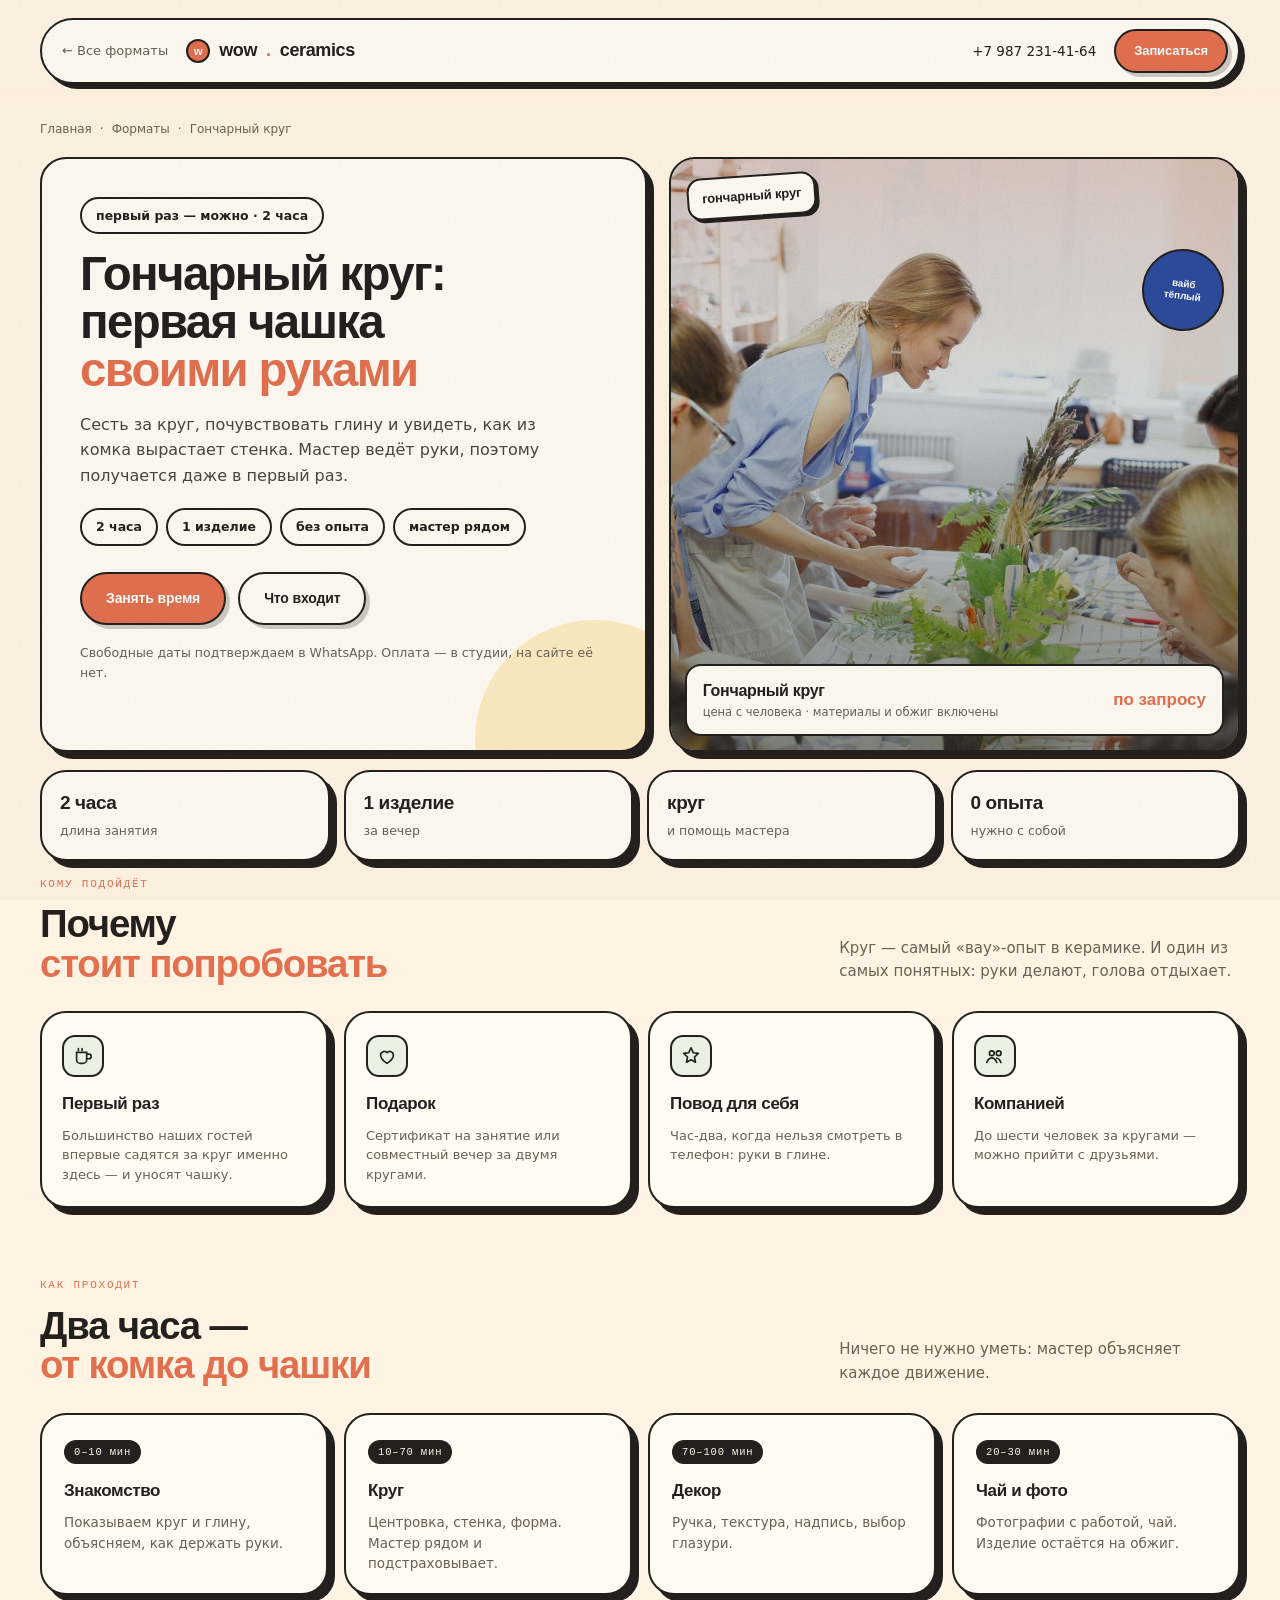
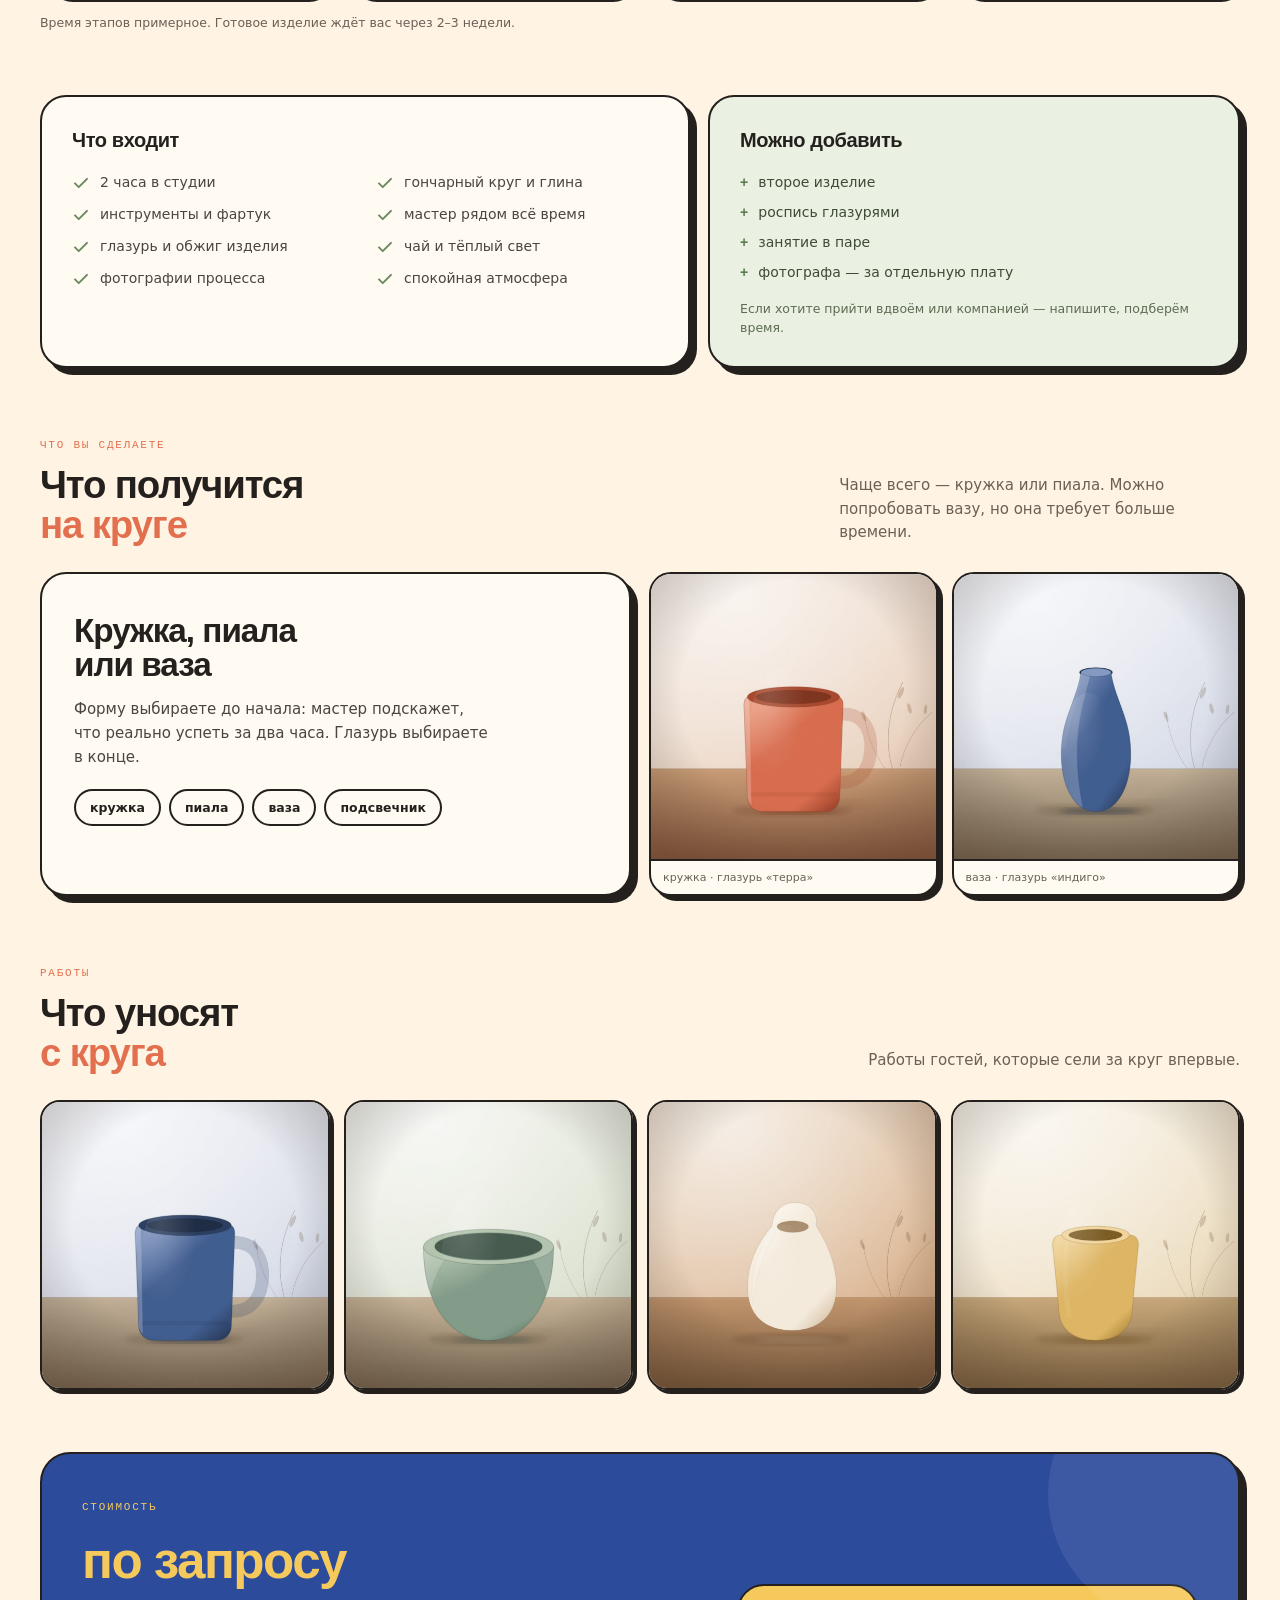
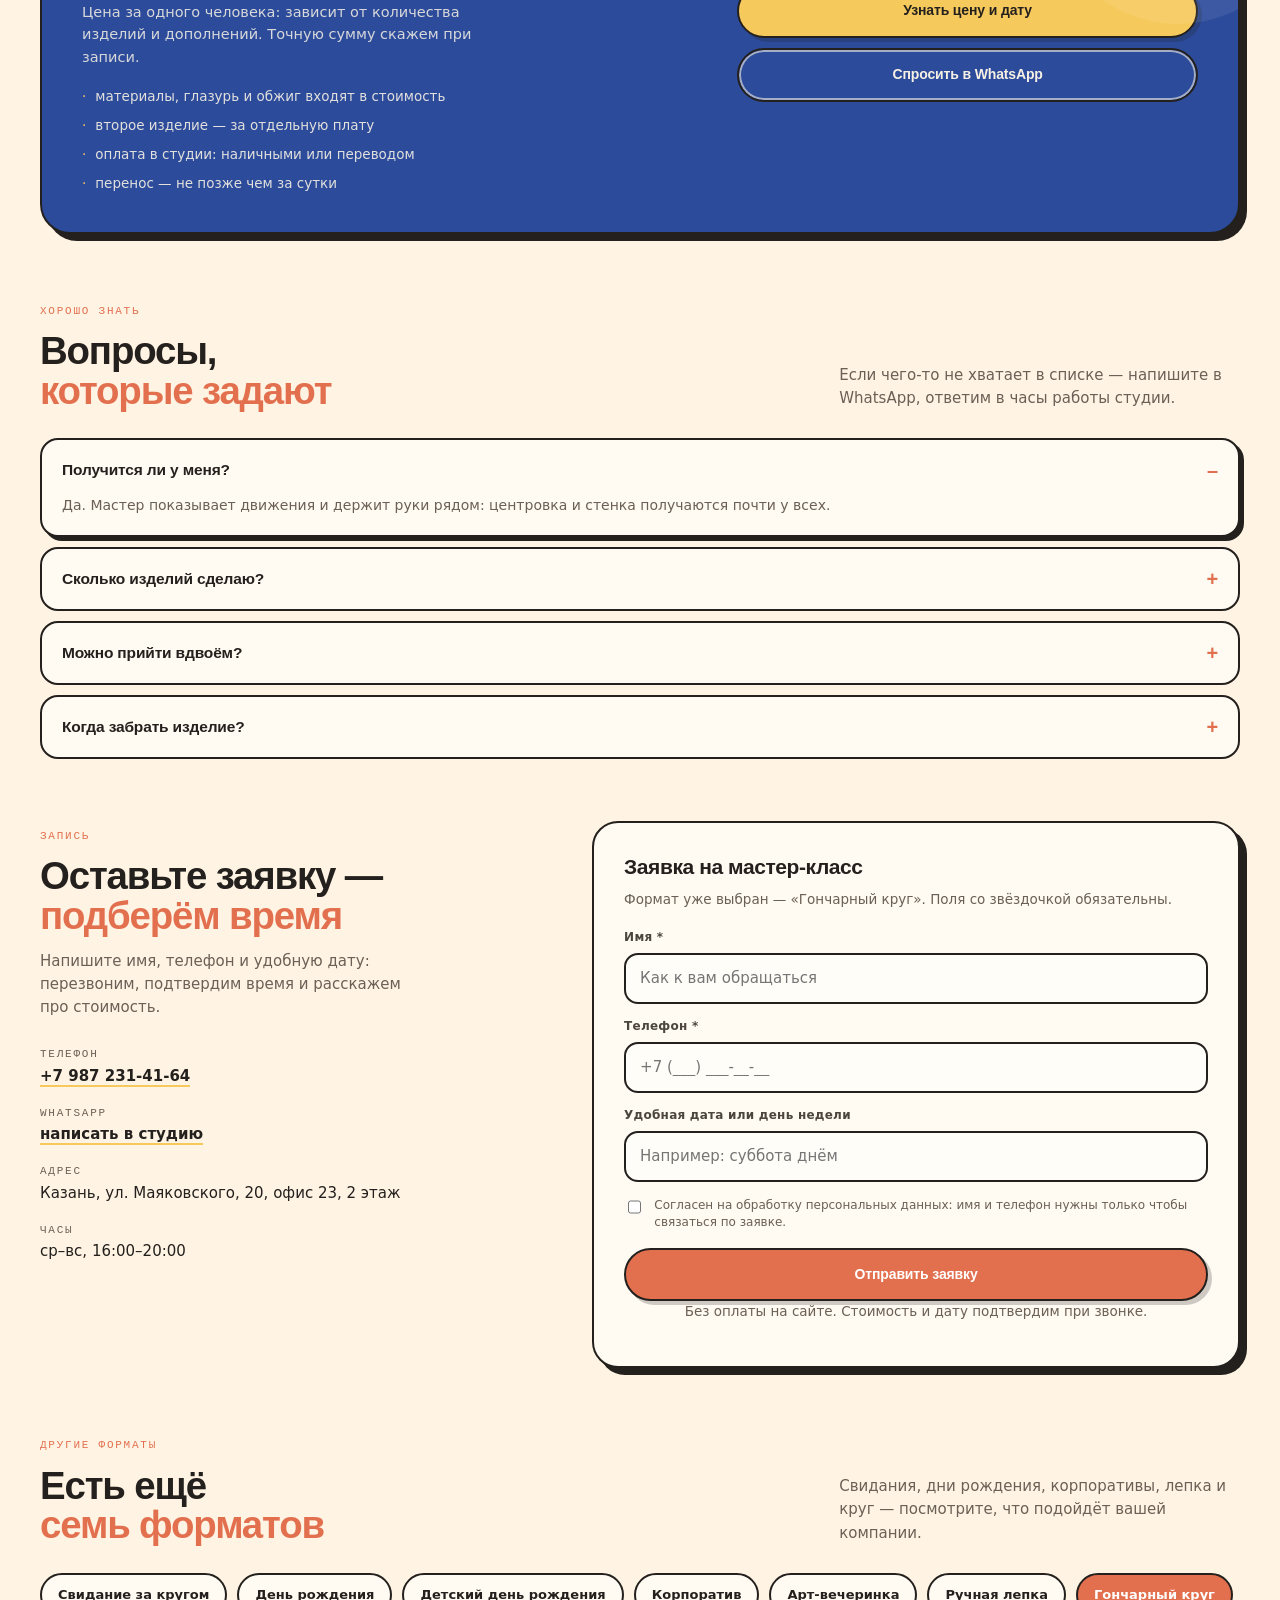
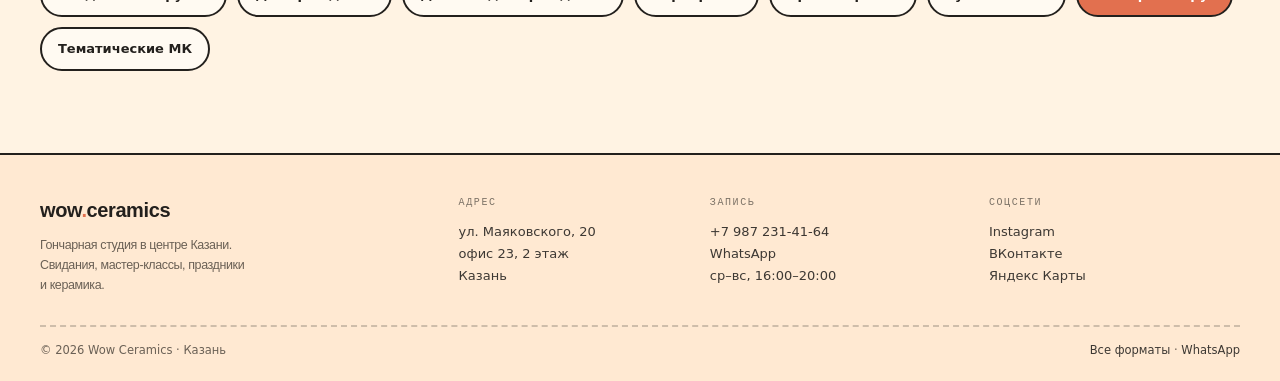
<file: formats/goncharnyy-krug/index.html>
<!DOCTYPE html>
<html lang="ru">
<head>
<meta charset="utf-8">
<meta name="viewport" content="width=device-width, initial-scale=1">
<title>Мастер-класс на гончарном круге в Казани — Wow Ceramics</title>
<meta name="description" content="Мастер-класс на гончарном круге в Казани: 2 часа, глина, круг и глазури. Первая чашка своими руками с мастером рядом. Wow Ceramics, Маяковского, 20.">
<meta property="og:title" content="Гончарный круг — Wow Ceramics">
<meta property="og:description" content="Мастер-класс на гончарном круге в Казани: 2 часа, глина, круг и глазури. Первая чашка своими руками с мастером рядом. Wow Ceramics, Маяковского, 20.">
<link rel="stylesheet" href="../../assets/common.css">
<link rel="stylesheet" href="../../assets/format.css">
</head>
<body>
<script src="../../assets/sprite.js"></script>
<div class="grain"></div>

<header class="top">
  <div class="wrap">
    <div class="top__bar">
      <a class="back" href="../../index.html">← Все форматы</a>
      <a class="brand" href="../../index.html"><span class="brand__dot">w</span>wow<em>.</em>ceramics</a>
      <div class="top__right">
        <a class="phone" href="tel:+79872314164">+7 987 231‑41‑64</a>
        <button class="btn btn--terra btn--sm" type="button" data-book>Записаться</button>
      </div>
    </div>
  </div>
</header>
<main>
  <section class="hero">
    <div class="wrap">
      <nav class="crumbs" aria-label="Хлебные крошки">
        <a href="../../index.html">Главная</a><span>·</span><a href="../../index.html#formats">Форматы</a><span>·</span><span>Гончарный круг</span>
      </nav>

      <div class="hero__grid">
        <div class="hero__text card">
          <span class="chip">первый раз — можно · 2 часа</span>
          <h1>Гончарный круг:<br>первая чашка<br><span>своими руками</span></h1>
          <p class="hero__lead">Сесть за круг, почувствовать глину и увидеть, как из комка вырастает стенка. Мастер ведёт руки, поэтому получается даже в первый раз.</p>
          <div class="hero__badges">
            <span class="chip">2 часа</span>
            <span class="chip">1 изделие</span>
            <span class="chip">без опыта</span>
            <span class="chip">мастер рядом</span>
          </div>
          <div class="hero__actions">
            <button class="btn btn--terra" type="button" data-book>Занять время</button>
            <a class="btn btn--ghost" href="#includes">Что входит</a>
          </div>
          <p class="hero__note">Свободные даты подтверждаем в WhatsApp. Оплата — в студии, на сайте её нет.</p>
        </div>

        <div class="hero__media">
          <img src="../../assets/photos/hero.jpg" alt="Студия Wow Ceramics: гости за большим столом лепят из глины">
          <span class="sticker sticker--1">гончарный круг</span>
          <span class="sticker sticker--2">вайб<br>тёплый</span>
          <div class="hero__price">
            <div><b>Гончарный круг</b><span>цена с человека · материалы и обжиг включены</span></div>
            <div class="price">по запросу</div>
          </div>
        </div>
      </div>

      <div class="facts">
        <div class="fact card"><b>2 часа</b><span>длина занятия</span></div>
        <div class="fact card"><b>1 изделие</b><span>за вечер</span></div>
        <div class="fact card"><b>круг</b><span>и помощь мастера</span></div>
        <div class="fact card"><b>0 опыта</b><span>нужно с собой</span></div>
      </div>

    </div>
  </section>

  <section style="padding-top:0">
    <div class="wrap">
      <div class="sec-head">
        <div>
          <span class="sec-label micro">кому подойдёт</span>
          <h2>Почему<br><span>стоит попробовать</span></h2>
        </div>
        <p>Круг — самый «вау»-опыт в керамике. И один из самых понятных: руки делают, голова отдыхает.</p>
      </div>
      <div class="who">
        <div class="who__card card">
          <span class="who__ic" style="background:var(--sage-light)"><svg width="22" height="22" viewBox="0 0 24 24" fill="none"><path d="M5 8h11v8a4 4 0 0 1-4 4H9a4 4 0 0 1-4-4z" stroke="#23201d" stroke-width="1.8"/><path d="M16 10h2.5a2.5 2.5 0 0 1 0 5H16M7 4v2M11 4v2" stroke="#23201d" stroke-width="1.8" stroke-linecap="round"/></svg></span>
          <h3>Первый раз</h3>
          <p>Большинство наших гостей впервые садятся за круг именно здесь — и уносят чашку.</p>
        </div>
        <div class="who__card card">
          <span class="who__ic" style="background:var(--sage-light)"><svg width="22" height="22" viewBox="0 0 24 24" fill="none"><path d="M12 20s-7-4.2-7-9a4 4 0 0 1 7-2.6A4 4 0 0 1 19 11c0 4.8-7 9-7 9z" stroke="#23201d" stroke-width="1.8" stroke-linejoin="round"/></svg></span>
          <h3>Подарок</h3>
          <p>Сертификат на занятие или совместный вечер за двумя кругами.</p>
        </div>
        <div class="who__card card">
          <span class="who__ic" style="background:var(--sage-light)"><svg width="22" height="22" viewBox="0 0 24 24" fill="none"><path d="M12 3l2.4 5.4 5.6.7-4.2 4 1.1 5.7L12 16l-4.9 2.8 1.1-5.7-4.2-4 5.6-.7z" stroke="#23201d" stroke-width="1.8" stroke-linejoin="round"/></svg></span>
          <h3>Повод для себя</h3>
          <p>Час-два, когда нельзя смотреть в телефон: руки в глине.</p>
        </div>
        <div class="who__card card">
          <span class="who__ic" style="background:var(--sage-light)"><svg width="22" height="22" viewBox="0 0 24 24" fill="none"><circle cx="8.5" cy="9" r="2.6" stroke="#23201d" stroke-width="1.8"/><circle cx="16" cy="9" r="2.6" stroke="#23201d" stroke-width="1.8"/><path d="M3 19c1.6-3.6 3.4-5 5.5-5s3.9 1.4 5.5 5M13.8 14.4c2 .2 3.6 1.7 4.6 4.6" stroke="#23201d" stroke-width="1.8" stroke-linecap="round"/></svg></span>
          <h3>Компанией</h3>
          <p>До шести человек за кругами — можно прийти с друзьями.</p>
        </div>
      </div>
    </div>
  </section>

  <section style="padding-top:0">
    <div class="wrap">
      <div class="sec-head">
        <div>
          <span class="sec-label micro">как проходит</span>
          <h2>Два часа —<br><span>от комка до чашки</span></h2>
        </div>
        <p>Ничего не нужно уметь: мастер объясняет каждое движение.</p>
      </div>
      <div class="steps">
        <div class="step card">
          <span class="step__time">0–10 мин</span>
          <h3>Знакомство</h3>
          <p>Показываем круг и глину, объясняем, как держать руки.</p>
        </div>
        <div class="step card">
          <span class="step__time">10–70 мин</span>
          <h3>Круг</h3>
          <p>Центровка, стенка, форма. Мастер рядом и подстраховывает.</p>
        </div>
        <div class="step card">
          <span class="step__time">70–100 мин</span>
          <h3>Декор</h3>
          <p>Ручка, текстура, надпись, выбор глазури.</p>
        </div>
        <div class="step card">
          <span class="step__time">20–30 мин</span>
          <h3>Чай и фото</h3>
          <p>Фотографии с работой, чай. Изделие остаётся на обжиг.</p>
        </div>
      </div>
      <p class="steps__note">Время этапов примерное. Готовое изделие ждёт вас через 2–3 недели.</p>
    </div>
  </section>

  <section id="includes" style="padding-top:0">
    <div class="wrap includes">
      <div class="inc card">
        <h3>Что входит</h3>
        <ul>
          <li><svg width="18" height="18" viewBox="0 0 24 24" fill="none"><path d="M4 12.5l5 5L20 6.5" stroke="#6f8a63" stroke-width="2.6" stroke-linecap="round" stroke-linejoin="round"/></svg>2 часа в студии</li>
          <li><svg width="18" height="18" viewBox="0 0 24 24" fill="none"><path d="M4 12.5l5 5L20 6.5" stroke="#6f8a63" stroke-width="2.6" stroke-linecap="round" stroke-linejoin="round"/></svg>гончарный круг и глина</li>
          <li><svg width="18" height="18" viewBox="0 0 24 24" fill="none"><path d="M4 12.5l5 5L20 6.5" stroke="#6f8a63" stroke-width="2.6" stroke-linecap="round" stroke-linejoin="round"/></svg>инструменты и фартук</li>
          <li><svg width="18" height="18" viewBox="0 0 24 24" fill="none"><path d="M4 12.5l5 5L20 6.5" stroke="#6f8a63" stroke-width="2.6" stroke-linecap="round" stroke-linejoin="round"/></svg>мастер рядом всё время</li>
          <li><svg width="18" height="18" viewBox="0 0 24 24" fill="none"><path d="M4 12.5l5 5L20 6.5" stroke="#6f8a63" stroke-width="2.6" stroke-linecap="round" stroke-linejoin="round"/></svg>глазурь и обжиг изделия</li>
          <li><svg width="18" height="18" viewBox="0 0 24 24" fill="none"><path d="M4 12.5l5 5L20 6.5" stroke="#6f8a63" stroke-width="2.6" stroke-linecap="round" stroke-linejoin="round"/></svg>чай и тёплый свет</li>
          <li><svg width="18" height="18" viewBox="0 0 24 24" fill="none"><path d="M4 12.5l5 5L20 6.5" stroke="#6f8a63" stroke-width="2.6" stroke-linecap="round" stroke-linejoin="round"/></svg>фотографии процесса</li>
          <li><svg width="18" height="18" viewBox="0 0 24 24" fill="none"><path d="M4 12.5l5 5L20 6.5" stroke="#6f8a63" stroke-width="2.6" stroke-linecap="round" stroke-linejoin="round"/></svg>спокойная атмосфера</li>
        </ul>
      </div>
      <div class="add card">
        <h3>Можно добавить</h3>
        <ul>
          <li>второе изделие</li>
          <li>роспись глазурями</li>
          <li>занятие в паре</li>
          <li>фотографа — за отдельную плату</li>
        </ul>
        <p>Если хотите прийти вдвоём или компанией — напишите, подберём время.</p>
      </div>
    </div>
  </section>

  <section id="make" style="padding-top:0">
    <div class="wrap">
      <div class="sec-head">
        <div>
          <span class="sec-label micro">что вы сделаете</span>
          <h2>Что получится<br><span>на круге</span></h2>
        </div>
        <p>Чаще всего — кружка или пиала. Можно попробовать вазу, но она требует больше времени.</p>
      </div>
      <div class="make">
        <div class="make__text card">
          <h2>Кружка, пиала<br>или ваза</h2>
          <p>Форму выбираете до начала: мастер подскажет, что реально успеть за два часа. Глазурь выбираете в конце.</p>
          <div class="make__chips">
            <span class="chip">кружка</span>
            <span class="chip">пиала</span>
            <span class="chip">ваза</span>
            <span class="chip">подсвечник</span>
          </div>
        </div>
        <div class="make__pics">
          <figure><img src="../../assets/works/work-1.jpg" alt="кружка · глазурь «терра»"><figcaption>кружка · глазурь «терра»</figcaption></figure>
          <figure><img src="../../assets/works/work-3.jpg" alt="ваза · глазурь «индиго»"><figcaption>ваза · глазурь «индиго»</figcaption></figure>
        </div>
      </div>
    </div>
  </section>

  <section style="padding-top:0">
    <div class="wrap">
      <div class="sec-head">
        <div>
          <span class="sec-label micro">работы</span>
          <h2>Что уносят<br><span>с круга</span></h2>
        </div>
        <p>Работы гостей, которые сели за круг впервые.</p>
      </div>
      <div class="gallery">
        <img src="../../assets/works/work-8.jpg" alt="Керамика Wow Ceramics 1">
        <img src="../../assets/works/work-2.jpg" alt="Керамика Wow Ceramics 2">
        <img src="../../assets/works/work-4.jpg" alt="Керамика Wow Ceramics 3">
        <img src="../../assets/works/work-6.jpg" alt="Керамика Wow Ceramics 4">
      </div>
    </div>
  </section>

  <section style="padding-top:0">
    <div class="wrap">
      <div class="price-card">
        <div>
          <span class="micro" style="color:var(--yellow)">Стоимость</span>
          <div class="big">по запросу</div>
          <p>Цена за одного человека: зависит от количества изделий и дополнений. Точную сумму скажем при записи.</p>
          <ul>
            <li>материалы, глазурь и обжиг входят в стоимость</li>
            <li>второе изделие — за отдельную плату</li>
            <li>оплата в студии: наличными или переводом</li>
            <li>перенос — не позже чем за сутки</li>
          </ul>
        </div>
        <div class="price-card__side">
          <button class="btn" type="button" data-book>Узнать цену и дату</button>
          <a class="btn btn--ghost" href="https://wa.me/79872314164">Спросить в WhatsApp</a>
        </div>
      </div>
    </div>
  </section>

  <section style="padding-top:0">
    <div class="wrap">
      <div class="sec-head">
        <div>
          <span class="sec-label micro">хорошо знать</span>
          <h2>Вопросы,<br><span>которые задают</span></h2>
        </div>
        <p>Если чего-то не хватает в списке — напишите в WhatsApp, ответим в часы работы студии.</p>
      </div>
      <div class="faq">
        <details open>
          <summary>Получится ли у меня?</summary>
          <p>Да. Мастер показывает движения и держит руки рядом: центровка и стенка получаются почти у всех.</p>
        </details>
        <details>
          <summary>Сколько изделий сделаю?</summary>
          <p>Одно за два часа. Второе можно добавить за отдельную плату, если останется время.</p>
        </details>
        <details>
          <summary>Можно прийти вдвоём?</summary>
          <p>Да, за двумя кругами. Если хотите именно формат свидания — посмотрите отдельную страницу «Свидание за гончарным кругом».</p>
        </details>
        <details>
          <summary>Когда забрать изделие?</summary>
          <p>Через 2–3 недели: обжиг и глазуровка проходят в студии. Напишем в WhatsApp.</p>
        </details>
      </div>
    </div>
  </section>


  <section id="zapis" style="padding-top:0">
    <div class="wrap booking">
      <div class="booking__aside">
        <span class="sec-label micro">запись</span>
        <h2>Оставьте заявку —<br><span>подберём время</span></h2>
        <p>Напишите имя, телефон и удобную дату: перезвоним, подтвердим время и расскажем про стоимость.</p>
        <div class="booking__contacts">
          <div><span class="micro">телефон</span><br><a href="tel:+79872314164">+7 987 231‑41‑64</a></div>
          <div><span class="micro">whatsapp</span><br><a href="https://wa.me/79872314164">написать в студию</a></div>
          <div><span class="micro">адрес</span><br>Казань, ул. Маяковского, 20, офис 23, 2 этаж</div>
          <div><span class="micro">часы</span><br>ср–вс, 16:00–20:00</div>
        </div>
      </div>

      <form class="form-card card" id="bookingForm" novalidate>
        <h3>Заявка на мастер-класс</h3>
        <p>Формат уже выбран — «Гончарный круг». Поля со звёздочкой обязательны.</p>
        <div class="field">
          <label for="name">Имя *</label>
          <input id="name" name="name" type="text" autocomplete="name" placeholder="Как к вам обращаться" required>
        </div>
        <div class="field">
          <label for="phone">Телефон *</label>
          <input id="phone" name="phone" type="tel" inputmode="tel" autocomplete="tel" placeholder="+7 (___) ___-__-__" required>
        </div>
        <div class="field">
          <label for="date">Удобная дата или день недели</label>
          <input id="date" name="date" type="text" placeholder="Например: суббота днём">
        </div>
        <label class="consent">
          <input id="consent" name="consent" type="checkbox" required>
          <span>Согласен на обработку персональных данных: имя и телефон нужны только чтобы связаться по заявке.</span>
        </label>
        <button class="btn btn--terra form__submit" type="submit">Отправить заявку</button>
        <p class="form__hint">Без оплаты на сайте. Стоимость и дату подтвердим при звонке.</p>
        <div class="form__msg" id="formMsg" role="status" aria-live="polite"></div>
      </form>
    </div>
  </section>

  <section style="padding-top:0">
    <div class="wrap">
      <div class="sec-head">
        <div>
          <span class="sec-label micro">другие форматы</span>
          <h2>Есть ещё<br><span>семь форматов</span></h2>
        </div>
        <p>Свидания, дни рождения, корпоративы, лепка и круг — посмотрите, что подойдёт вашей компании.</p>
      </div>
      <div class="others">
        <a href="../../svidanie/">Свидание за кругом</a>
        <a href="../den-rozhdeniya/">День рождения</a>
        <a href="../detskiy-den-rozhdeniya/">Детский день рождения</a>
        <a href="../korporativ/">Корпоратив</a>
        <a href="../art-vecherinka/">Арт-вечеринка</a>
        <a href="../ruchnaya-lepka/">Ручная лепка</a>
        <a href="../goncharnyy-krug/" aria-current="page">Гончарный круг</a>
        <a href="../tematicheskie/">Тематические МК</a>
      </div>
    </div>
  </section>
</main>

<footer>
  <div class="wrap">
    <div class="foot__grid">
      <div class="foot__brand">
        wow<em>.</em>ceramics
        <p>Гончарная студия в центре Казани. Свидания, мастер-классы, праздники и керамика.</p>
      </div>
      <div><h5>адрес</h5><address>ул. Маяковского, 20<br>офис 23, 2 этаж<br>Казань</address></div>
      <div><h5>запись</h5><address><a href="tel:+79872314164">+7 987 231‑41‑64</a><br><a href="https://wa.me/79872314164">WhatsApp</a><br>ср–вс, 16:00–20:00</address></div>
      <div><h5>соцсети</h5><address><a href="https://instagram.com/wowceramics_kzn">Instagram</a><br><a href="https://vk.com/wowceramics_kzn">ВКонтакте</a><br><a href="https://yandex.ru/maps/org/vau_keramika/149394156119/">Яндекс Карты</a></address></div>
    </div>
    <div class="foot__bottom">
      <span>© 2026 Wow Ceramics · Казань</span>
      <span><a href="../../index.html">Все форматы</a> · <a href="https://wa.me/79872314164">WhatsApp</a></span>
    </div>
  </div>
</footer>
<div class="mobile-cta"><button class="btn btn--terra" type="button" data-book>Записаться</button></div>
<script>
(function () {
  var FORM_ENDPOINT = '';
  var WHATSAPP = '79872314164';
  var FORMAT = 'Гончарный круг';

  var form = document.getElementById('bookingForm');
  var nameInput = document.getElementById('name');
  var phoneInput = document.getElementById('phone');
  var dateInput = document.getElementById('date');
  var consent = document.getElementById('consent');
  var msg = document.getElementById('formMsg');

  phoneInput.addEventListener('input', function () {
    var d = phoneInput.value.replace(/\D/g, '').slice(0, 11);
    if (!d) { phoneInput.value = ''; return; }
    if (d[0] === '8') d = '7' + d.slice(1);
    if (d[0] !== '7') d = '7' + d;
    var out = '+7';
    if (d.length > 1) out += ' (' + d.slice(1, 4);
    if (d.length >= 5) out += ') ' + d.slice(4, 7);
    if (d.length >= 8) out += '-' + d.slice(7, 9);
    if (d.length >= 10) out += '-' + d.slice(9, 11);
    phoneInput.value = out;
  });

  function setError(el, on) { var f = el.closest('.field'); if (f) f.classList.toggle('has-error', on); }
  function show(kind, text) { msg.className = 'form__msg form__msg--' + kind + ' is-visible'; msg.textContent = text; }

  form.addEventListener('submit', function (e) {
    e.preventDefault();
    msg.className = 'form__msg'; msg.textContent = '';
    var nameOk = nameInput.value.trim().length >= 2;
    var phoneOk = phoneInput.value.replace(/\D/g, '').length === 11;
    setError(nameInput, !nameOk);
    setError(phoneInput, !phoneOk);
    if (!nameOk || !phoneOk) { show('err', 'Проверьте имя и телефон — нужен номер из 11 цифр.'); return; }
    if (!consent.checked) { show('err', 'Поставьте галочку согласия на обработку данных.'); return; }

    var data = {
      name: nameInput.value.trim(),
      phone: phoneInput.value.trim(),
      date: dateInput.value.trim() || 'не уточнена',
      format: FORMAT,
      page: location.href
    };

    if (FORM_ENDPOINT) {
      var btn = form.querySelector('button[type=submit]');
      btn.disabled = true; btn.textContent = 'Отправляем…';
      fetch(FORM_ENDPOINT, { method: 'POST', headers: { 'Content-Type': 'application/json', Accept: 'application/json' }, body: JSON.stringify(data) })
        .then(function (r) { if (!r.ok) throw new Error('fail'); return r; })
        .then(function () { form.reset(); show('ok', 'Заявка отправлена. Перезвоним в часы работы студии.'); })
        .catch(function () { show('err', 'Не получилось отправить. Напишите в WhatsApp: +7 987 231-41-64.'); })
        .finally(function () { btn.disabled = false; btn.textContent = 'Отправить заявку'; });
      return;
    }

    var text = 'Заявка с сайта wowceramics\nФормат: ' + data.format + '\nИмя: ' + data.name +
      '\nТелефон: ' + data.phone + '\nДата: ' + data.date;
    window.open('https://wa.me/' + WHATSAPP + '?text=' + encodeURIComponent(text), '_blank', 'noopener');
    show('ok', 'Открыли WhatsApp с готовой заявкой — отправьте сообщение, и мы ответим. Или позвоните: +7 987 231-41-64.');
  });

  function goToForm() {
    document.getElementById('zapis').scrollIntoView({ behavior: 'smooth', block: 'start' });
    setTimeout(function () { nameInput.focus({ preventScroll: true }); }, 550);
  }
  Array.prototype.forEach.call(document.querySelectorAll('[data-book]'), function (b) {
    b.addEventListener('click', function (e) { e.preventDefault(); goToForm(); });
  });
})();
</script>
</body>
</html>
</file>
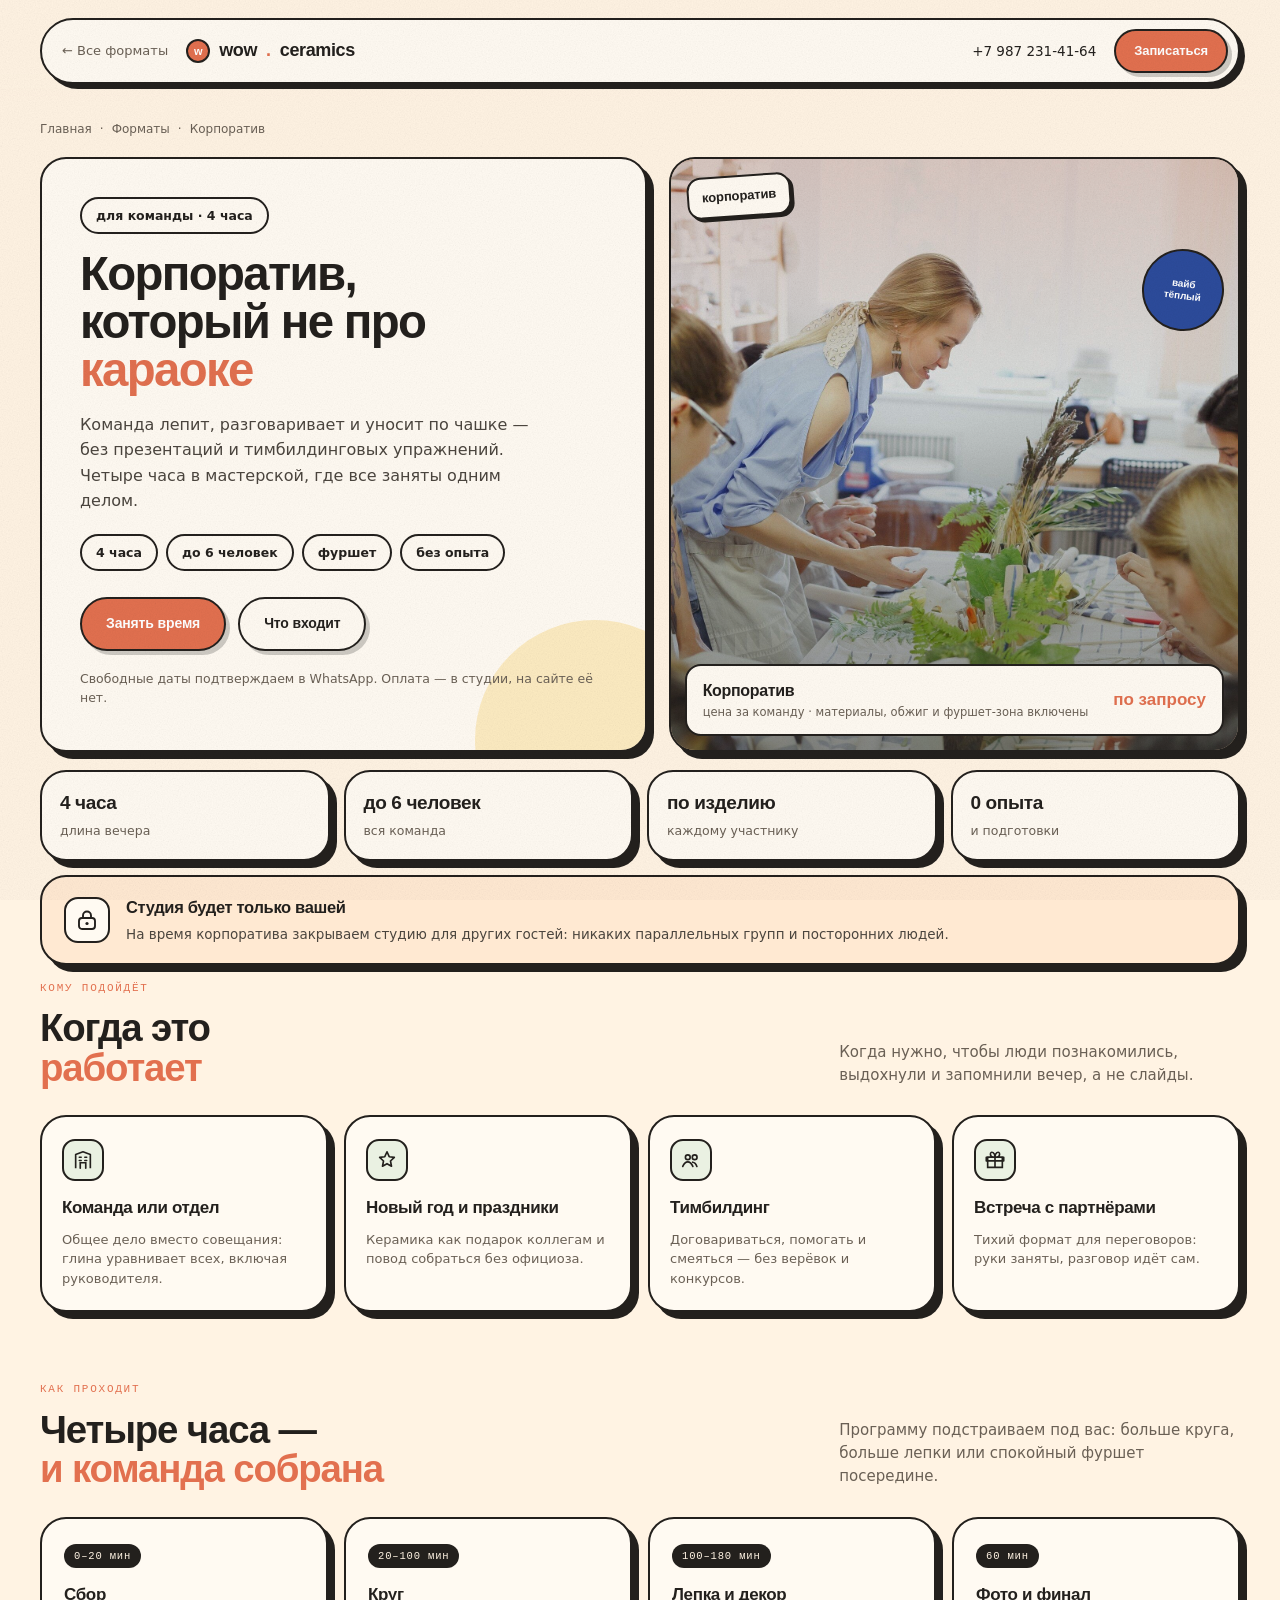
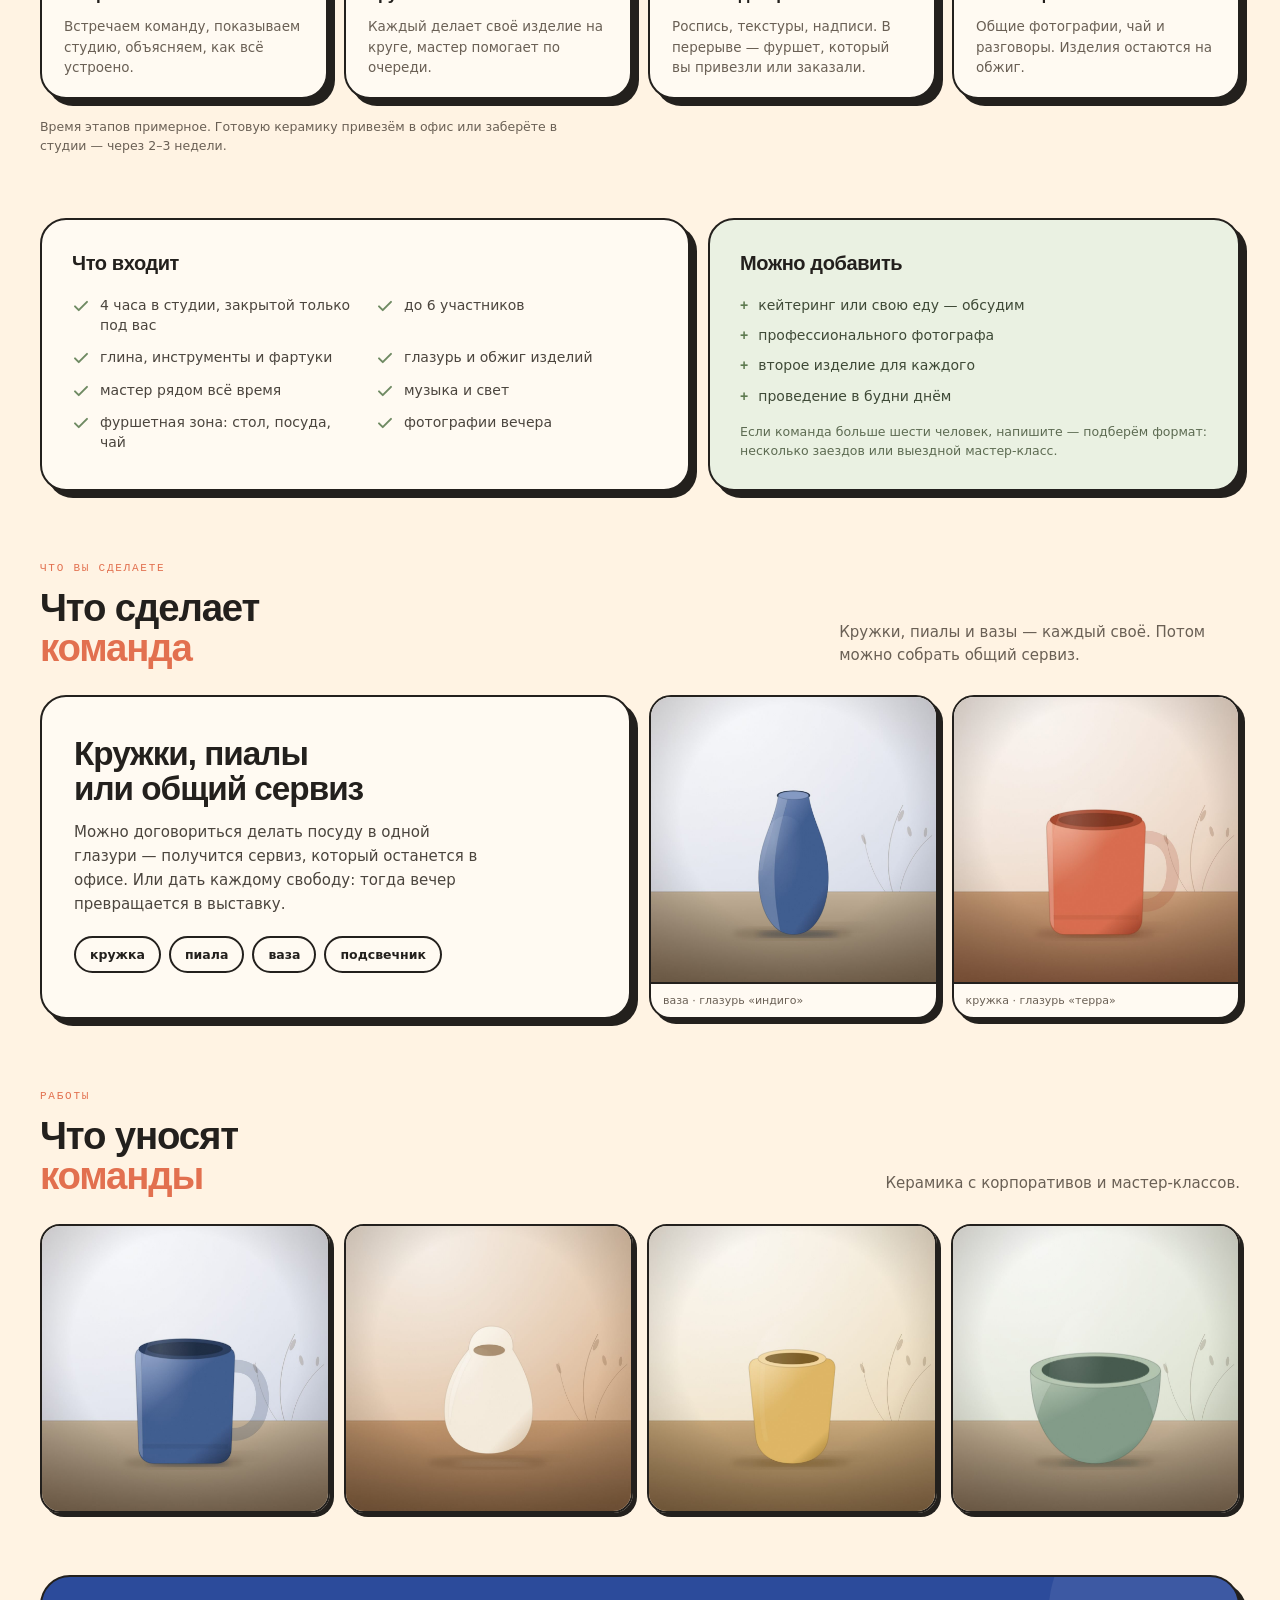
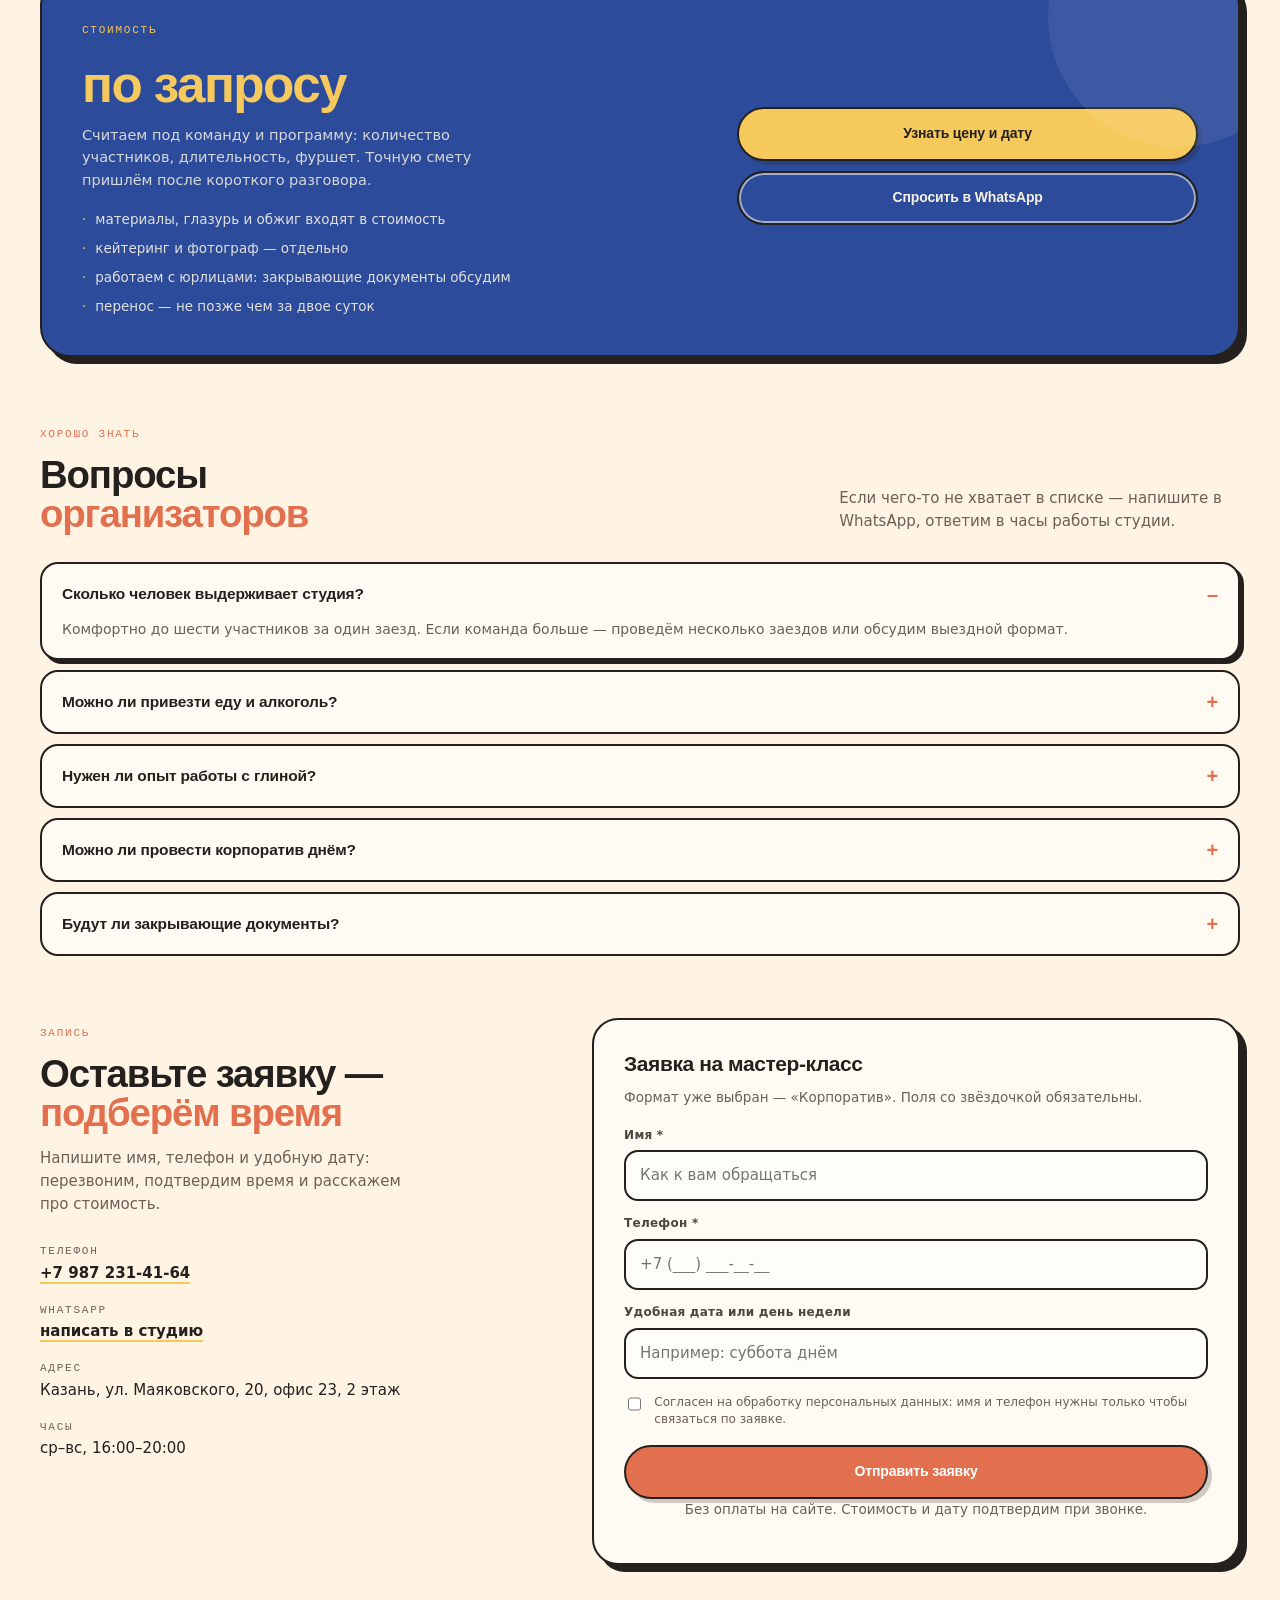
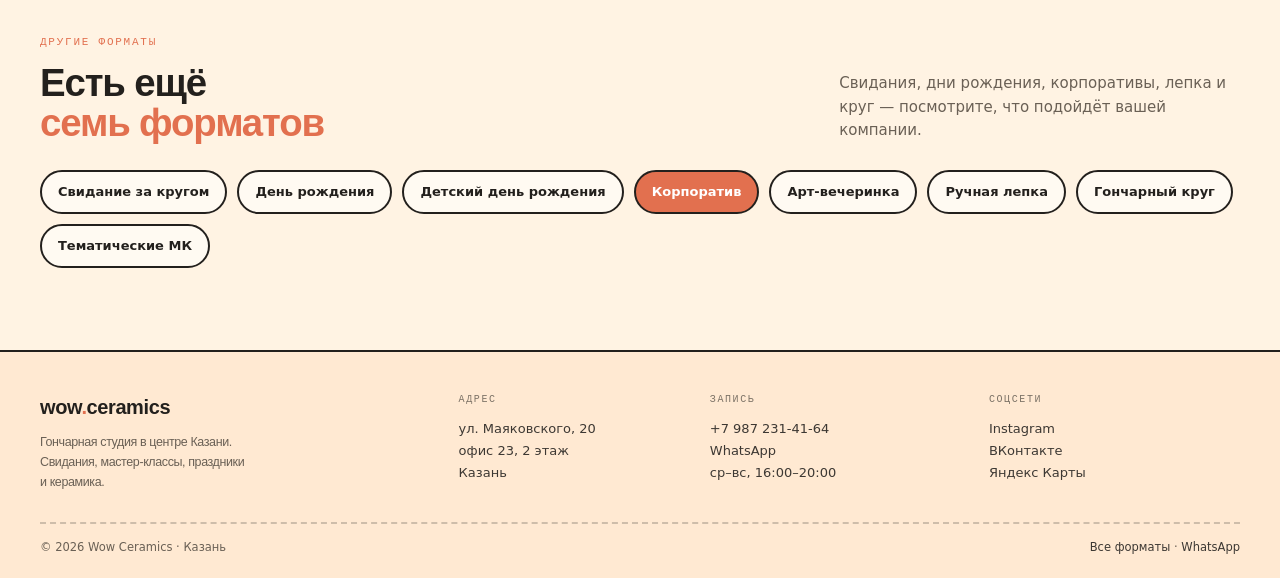
<file: formats/korporativ/index.html>
<!DOCTYPE html>
<html lang="ru">
<head>
<meta charset="utf-8">
<meta name="viewport" content="width=device-width, initial-scale=1">
<title>Корпоратив в гончарной мастерской в Казани — Wow Ceramics</title>
<meta name="description" content="Корпоратив в гончарной студии Wow Ceramics: 4 часа, глина, гончарный круг, фуршет и керамика, сделанная командой. Казань, Маяковского, 20.">
<meta property="og:title" content="Корпоратив — Wow Ceramics">
<meta property="og:description" content="Корпоратив в гончарной студии Wow Ceramics: 4 часа, глина, гончарный круг, фуршет и керамика, сделанная командой. Казань, Маяковского, 20.">
<link rel="stylesheet" href="../../assets/common.css">
<link rel="stylesheet" href="../../assets/format.css">
</head>
<body>
<script src="../../assets/sprite.js"></script>
<div class="grain"></div>

<header class="top">
  <div class="wrap">
    <div class="top__bar">
      <a class="back" href="../../index.html">← Все форматы</a>
      <a class="brand" href="../../index.html"><span class="brand__dot">w</span>wow<em>.</em>ceramics</a>
      <div class="top__right">
        <a class="phone" href="tel:+79872314164">+7 987 231‑41‑64</a>
        <button class="btn btn--terra btn--sm" type="button" data-book>Записаться</button>
      </div>
    </div>
  </div>
</header>
<main>
  <section class="hero">
    <div class="wrap">
      <nav class="crumbs" aria-label="Хлебные крошки">
        <a href="../../index.html">Главная</a><span>·</span><a href="../../index.html#formats">Форматы</a><span>·</span><span>Корпоратив</span>
      </nav>

      <div class="hero__grid">
        <div class="hero__text card">
          <span class="chip">для команды · 4 часа</span>
          <h1>Корпоратив,<br>который не про<br><span>караоке</span></h1>
          <p class="hero__lead">Команда лепит, разговаривает и уносит по чашке — без презентаций и тимбилдинговых упражнений. Четыре часа в мастерской, где все заняты одним делом.</p>
          <div class="hero__badges">
            <span class="chip">4 часа</span>
            <span class="chip">до 6 человек</span>
            <span class="chip">фуршет</span>
            <span class="chip">без опыта</span>
          </div>
          <div class="hero__actions">
            <button class="btn btn--terra" type="button" data-book>Занять время</button>
            <a class="btn btn--ghost" href="#includes">Что входит</a>
          </div>
          <p class="hero__note">Свободные даты подтверждаем в WhatsApp. Оплата — в студии, на сайте её нет.</p>
        </div>

        <div class="hero__media">
          <img src="../../assets/photos/hero.jpg" alt="Студия Wow Ceramics: гости за большим столом лепят из глины">
          <span class="sticker sticker--1">корпоратив</span>
          <span class="sticker sticker--2">вайб<br>тёплый</span>
          <div class="hero__price">
            <div><b>Корпоратив</b><span>цена за команду · материалы, обжиг и фуршет-зона включены</span></div>
            <div class="price">по запросу</div>
          </div>
        </div>
      </div>

      <div class="facts">
        <div class="fact card"><b>4 часа</b><span>длина вечера</span></div>
        <div class="fact card"><b>до 6 человек</b><span>вся команда</span></div>
        <div class="fact card"><b>по изделию</b><span>каждому участнику</span></div>
        <div class="fact card"><b>0 опыта</b><span>и подготовки</span></div>
      </div>

      <div class="privacy card">
        <span class="privacy__ic" aria-hidden="true">
          <svg width="24" height="24" viewBox="0 0 24 24" fill="none"><rect x="4" y="10" width="16" height="11" rx="3" stroke="#23201d" stroke-width="1.9"/><path d="M8 10V7.5a4 4 0 0 1 8 0V10" stroke="#23201d" stroke-width="1.9"/><circle cx="12" cy="15.5" r="1.6" fill="#23201d"/></svg>
        </span>
        <div>
          <b>Студия будет только вашей</b>
          <p>На время корпоратива закрываем студию для других гостей: никаких параллельных групп и посторонних людей.</p>
        </div>
      </div>
    </div>
  </section>

  <section style="padding-top:0">
    <div class="wrap">
      <div class="sec-head">
        <div>
          <span class="sec-label micro">кому подойдёт</span>
          <h2>Когда это<br><span>работает</span></h2>
        </div>
        <p>Когда нужно, чтобы люди познакомились, выдохнули и запомнили вечер, а не слайды.</p>
      </div>
      <div class="who">
        <div class="who__card card">
          <span class="who__ic" style="background:var(--sage-light)"><svg width="22" height="22" viewBox="0 0 24 24" fill="none"><path d="M4 21V6l8-3 8 3v15" stroke="#23201d" stroke-width="1.8" stroke-linejoin="round"/><path d="M9 21v-6h6v6M8 9h2M14 9h2M8 12.5h2M14 12.5h2" stroke="#23201d" stroke-width="1.8" stroke-linecap="round"/></svg></span>
          <h3>Команда или отдел</h3>
          <p>Общее дело вместо совещания: глина уравнивает всех, включая руководителя.</p>
        </div>
        <div class="who__card card">
          <span class="who__ic" style="background:var(--sage-light)"><svg width="22" height="22" viewBox="0 0 24 24" fill="none"><path d="M12 3l2.4 5.4 5.6.7-4.2 4 1.1 5.7L12 16l-4.9 2.8 1.1-5.7-4.2-4 5.6-.7z" stroke="#23201d" stroke-width="1.8" stroke-linejoin="round"/></svg></span>
          <h3>Новый год и праздники</h3>
          <p>Керамика как подарок коллегам и повод собраться без официоза.</p>
        </div>
        <div class="who__card card">
          <span class="who__ic" style="background:var(--sage-light)"><svg width="22" height="22" viewBox="0 0 24 24" fill="none"><circle cx="8.5" cy="9" r="2.6" stroke="#23201d" stroke-width="1.8"/><circle cx="16" cy="9" r="2.6" stroke="#23201d" stroke-width="1.8"/><path d="M3 19c1.6-3.6 3.4-5 5.5-5s3.9 1.4 5.5 5M13.8 14.4c2 .2 3.6 1.7 4.6 4.6" stroke="#23201d" stroke-width="1.8" stroke-linecap="round"/></svg></span>
          <h3>Тимбилдинг</h3>
          <p>Договариваться, помогать и смеяться — без верёвок и конкурсов.</p>
        </div>
        <div class="who__card card">
          <span class="who__ic" style="background:var(--sage-light)"><svg width="22" height="22" viewBox="0 0 24 24" fill="none"><path d="M4 9h16v11H4z" stroke="#23201d" stroke-width="1.8"/><path d="M2.5 9h19v4h-19zM12 9v11M12 9c-3 0-5-1.4-5-3.4S8.4 3 10 4c1.3.8 2 2.7 2 5zM12 9c3 0 5-1.4 5-3.4S15.6 3 14 4c-1.3.8-2 2.7-2 5z" stroke="#23201d" stroke-width="1.8" stroke-linejoin="round"/></svg></span>
          <h3>Встреча с партнёрами</h3>
          <p>Тихий формат для переговоров: руки заняты, разговор идёт сам.</p>
        </div>
      </div>
    </div>
  </section>

  <section style="padding-top:0">
    <div class="wrap">
      <div class="sec-head">
        <div>
          <span class="sec-label micro">как проходит</span>
          <h2>Четыре часа —<br><span>и команда собрана</span></h2>
        </div>
        <p>Программу подстраиваем под вас: больше круга, больше лепки или спокойный фуршет посередине.</p>
      </div>
      <div class="steps">
        <div class="step card">
          <span class="step__time">0–20 мин</span>
          <h3>Сбор</h3>
          <p>Встречаем команду, показываем студию, объясняем, как всё устроено.</p>
        </div>
        <div class="step card">
          <span class="step__time">20–100 мин</span>
          <h3>Круг</h3>
          <p>Каждый делает своё изделие на круге, мастер помогает по очереди.</p>
        </div>
        <div class="step card">
          <span class="step__time">100–180 мин</span>
          <h3>Лепка и декор</h3>
          <p>Роспись, текстуры, надписи. В перерыве — фуршет, который вы привезли или заказали.</p>
        </div>
        <div class="step card">
          <span class="step__time">60 мин</span>
          <h3>Фото и финал</h3>
          <p>Общие фотографии, чай и разговоры. Изделия остаются на обжиг.</p>
        </div>
      </div>
      <p class="steps__note">Время этапов примерное. Готовую керамику привезём в офис или заберёте в студии — через 2–3 недели.</p>
    </div>
  </section>

  <section id="includes" style="padding-top:0">
    <div class="wrap includes">
      <div class="inc card">
        <h3>Что входит</h3>
        <ul>
          <li><svg width="18" height="18" viewBox="0 0 24 24" fill="none"><path d="M4 12.5l5 5L20 6.5" stroke="#6f8a63" stroke-width="2.6" stroke-linecap="round" stroke-linejoin="round"/></svg>4 часа в студии, закрытой только под вас</li>
          <li><svg width="18" height="18" viewBox="0 0 24 24" fill="none"><path d="M4 12.5l5 5L20 6.5" stroke="#6f8a63" stroke-width="2.6" stroke-linecap="round" stroke-linejoin="round"/></svg>до 6 участников</li>
          <li><svg width="18" height="18" viewBox="0 0 24 24" fill="none"><path d="M4 12.5l5 5L20 6.5" stroke="#6f8a63" stroke-width="2.6" stroke-linecap="round" stroke-linejoin="round"/></svg>глина, инструменты и фартуки</li>
          <li><svg width="18" height="18" viewBox="0 0 24 24" fill="none"><path d="M4 12.5l5 5L20 6.5" stroke="#6f8a63" stroke-width="2.6" stroke-linecap="round" stroke-linejoin="round"/></svg>глазурь и обжиг изделий</li>
          <li><svg width="18" height="18" viewBox="0 0 24 24" fill="none"><path d="M4 12.5l5 5L20 6.5" stroke="#6f8a63" stroke-width="2.6" stroke-linecap="round" stroke-linejoin="round"/></svg>мастер рядом всё время</li>
          <li><svg width="18" height="18" viewBox="0 0 24 24" fill="none"><path d="M4 12.5l5 5L20 6.5" stroke="#6f8a63" stroke-width="2.6" stroke-linecap="round" stroke-linejoin="round"/></svg>музыка и свет</li>
          <li><svg width="18" height="18" viewBox="0 0 24 24" fill="none"><path d="M4 12.5l5 5L20 6.5" stroke="#6f8a63" stroke-width="2.6" stroke-linecap="round" stroke-linejoin="round"/></svg>фуршетная зона: стол, посуда, чай</li>
          <li><svg width="18" height="18" viewBox="0 0 24 24" fill="none"><path d="M4 12.5l5 5L20 6.5" stroke="#6f8a63" stroke-width="2.6" stroke-linecap="round" stroke-linejoin="round"/></svg>фотографии вечера</li>
        </ul>
      </div>
      <div class="add card">
        <h3>Можно добавить</h3>
        <ul>
          <li>кейтеринг или свою еду — обсудим</li>
          <li>профессионального фотографа</li>
          <li>второе изделие для каждого</li>
          <li>проведение в будни днём</li>
        </ul>
        <p>Если команда больше шести человек, напишите — подберём формат: несколько заездов или выездной мастер-класс.</p>
      </div>
    </div>
  </section>

  <section id="make" style="padding-top:0">
    <div class="wrap">
      <div class="sec-head">
        <div>
          <span class="sec-label micro">что вы сделаете</span>
          <h2>Что сделает<br><span>команда</span></h2>
        </div>
        <p>Кружки, пиалы и вазы — каждый своё. Потом можно собрать общий сервиз.</p>
      </div>
      <div class="make">
        <div class="make__text card">
          <h2>Кружки, пиалы<br>или общий сервиз</h2>
          <p>Можно договориться делать посуду в одной глазури — получится сервиз, который останется в офисе. Или дать каждому свободу: тогда вечер превращается в выставку.</p>
          <div class="make__chips">
            <span class="chip">кружка</span>
            <span class="chip">пиала</span>
            <span class="chip">ваза</span>
            <span class="chip">подсвечник</span>
          </div>
        </div>
        <div class="make__pics">
          <figure><img src="../../assets/works/work-3.jpg" alt="ваза · глазурь «индиго»"><figcaption>ваза · глазурь «индиго»</figcaption></figure>
          <figure><img src="../../assets/works/work-1.jpg" alt="кружка · глазурь «терра»"><figcaption>кружка · глазурь «терра»</figcaption></figure>
        </div>
      </div>
    </div>
  </section>

  <section style="padding-top:0">
    <div class="wrap">
      <div class="sec-head">
        <div>
          <span class="sec-label micro">работы</span>
          <h2>Что уносят<br><span>команды</span></h2>
        </div>
        <p>Керамика с корпоративов и мастер-классов.</p>
      </div>
      <div class="gallery">
        <img src="../../assets/works/work-8.jpg" alt="Керамика Wow Ceramics 1">
        <img src="../../assets/works/work-4.jpg" alt="Керамика Wow Ceramics 2">
        <img src="../../assets/works/work-6.jpg" alt="Керамика Wow Ceramics 3">
        <img src="../../assets/works/work-2.jpg" alt="Керамика Wow Ceramics 4">
      </div>
    </div>
  </section>

  <section style="padding-top:0">
    <div class="wrap">
      <div class="price-card">
        <div>
          <span class="micro" style="color:var(--yellow)">Стоимость</span>
          <div class="big">по запросу</div>
          <p>Считаем под команду и программу: количество участников, длительность, фуршет. Точную смету пришлём после короткого разговора.</p>
          <ul>
            <li>материалы, глазурь и обжиг входят в стоимость</li>
            <li>кейтеринг и фотограф — отдельно</li>
            <li>работаем с юрлицами: закрывающие документы обсудим</li>
            <li>перенос — не позже чем за двое суток</li>
          </ul>
        </div>
        <div class="price-card__side">
          <button class="btn" type="button" data-book>Узнать цену и дату</button>
          <a class="btn btn--ghost" href="https://wa.me/79872314164">Спросить в WhatsApp</a>
        </div>
      </div>
    </div>
  </section>

  <section style="padding-top:0">
    <div class="wrap">
      <div class="sec-head">
        <div>
          <span class="sec-label micro">хорошо знать</span>
          <h2>Вопросы<br><span>организаторов</span></h2>
        </div>
        <p>Если чего-то не хватает в списке — напишите в WhatsApp, ответим в часы работы студии.</p>
      </div>
      <div class="faq">
        <details open>
          <summary>Сколько человек выдерживает студия?</summary>
          <p>Комфортно до шести участников за один заезд. Если команда больше — проведём несколько заездов или обсудим выездной формат.</p>
        </details>
        <details>
          <summary>Можно ли привезти еду и алкоголь?</summary>
          <p>Да, привозите свой кейтеринг и напитки. Предупредите заранее: подготовим фуршетную зону, посуду и холодильник.</p>
        </details>
        <details>
          <summary>Нужен ли опыт работы с глиной?</summary>
          <p>Нет. Мастер объясняет всё с нуля и помогает каждому.</p>
        </details>
        <details>
          <summary>Можно ли провести корпоратив днём?</summary>
          <p>Да, по договорённости. Обычные часы студии — среда–воскресенье, 16:00–20:00.</p>
        </details>
        <details>
          <summary>Будут ли закрывающие документы?</summary>
          <p>Да, работаем с юрлицами: договор, счёт и чек — обсудим при бронировании.</p>
        </details>
      </div>
    </div>
  </section>


  <section id="zapis" style="padding-top:0">
    <div class="wrap booking">
      <div class="booking__aside">
        <span class="sec-label micro">запись</span>
        <h2>Оставьте заявку —<br><span>подберём время</span></h2>
        <p>Напишите имя, телефон и удобную дату: перезвоним, подтвердим время и расскажем про стоимость.</p>
        <div class="booking__contacts">
          <div><span class="micro">телефон</span><br><a href="tel:+79872314164">+7 987 231‑41‑64</a></div>
          <div><span class="micro">whatsapp</span><br><a href="https://wa.me/79872314164">написать в студию</a></div>
          <div><span class="micro">адрес</span><br>Казань, ул. Маяковского, 20, офис 23, 2 этаж</div>
          <div><span class="micro">часы</span><br>ср–вс, 16:00–20:00</div>
        </div>
      </div>

      <form class="form-card card" id="bookingForm" novalidate>
        <h3>Заявка на мастер-класс</h3>
        <p>Формат уже выбран — «Корпоратив». Поля со звёздочкой обязательны.</p>
        <div class="field">
          <label for="name">Имя *</label>
          <input id="name" name="name" type="text" autocomplete="name" placeholder="Как к вам обращаться" required>
        </div>
        <div class="field">
          <label for="phone">Телефон *</label>
          <input id="phone" name="phone" type="tel" inputmode="tel" autocomplete="tel" placeholder="+7 (___) ___-__-__" required>
        </div>
        <div class="field">
          <label for="date">Удобная дата или день недели</label>
          <input id="date" name="date" type="text" placeholder="Например: суббота днём">
        </div>
        <label class="consent">
          <input id="consent" name="consent" type="checkbox" required>
          <span>Согласен на обработку персональных данных: имя и телефон нужны только чтобы связаться по заявке.</span>
        </label>
        <button class="btn btn--terra form__submit" type="submit">Отправить заявку</button>
        <p class="form__hint">Без оплаты на сайте. Стоимость и дату подтвердим при звонке.</p>
        <div class="form__msg" id="formMsg" role="status" aria-live="polite"></div>
      </form>
    </div>
  </section>

  <section style="padding-top:0">
    <div class="wrap">
      <div class="sec-head">
        <div>
          <span class="sec-label micro">другие форматы</span>
          <h2>Есть ещё<br><span>семь форматов</span></h2>
        </div>
        <p>Свидания, дни рождения, корпоративы, лепка и круг — посмотрите, что подойдёт вашей компании.</p>
      </div>
      <div class="others">
        <a href="../../svidanie/">Свидание за кругом</a>
        <a href="../den-rozhdeniya/">День рождения</a>
        <a href="../detskiy-den-rozhdeniya/">Детский день рождения</a>
        <a href="../korporativ/" aria-current="page">Корпоратив</a>
        <a href="../art-vecherinka/">Арт-вечеринка</a>
        <a href="../ruchnaya-lepka/">Ручная лепка</a>
        <a href="../goncharnyy-krug/">Гончарный круг</a>
        <a href="../tematicheskie/">Тематические МК</a>
      </div>
    </div>
  </section>
</main>

<footer>
  <div class="wrap">
    <div class="foot__grid">
      <div class="foot__brand">
        wow<em>.</em>ceramics
        <p>Гончарная студия в центре Казани. Свидания, мастер-классы, праздники и керамика.</p>
      </div>
      <div><h5>адрес</h5><address>ул. Маяковского, 20<br>офис 23, 2 этаж<br>Казань</address></div>
      <div><h5>запись</h5><address><a href="tel:+79872314164">+7 987 231‑41‑64</a><br><a href="https://wa.me/79872314164">WhatsApp</a><br>ср–вс, 16:00–20:00</address></div>
      <div><h5>соцсети</h5><address><a href="https://instagram.com/wowceramics_kzn">Instagram</a><br><a href="https://vk.com/wowceramics_kzn">ВКонтакте</a><br><a href="https://yandex.ru/maps/org/vau_keramika/149394156119/">Яндекс Карты</a></address></div>
    </div>
    <div class="foot__bottom">
      <span>© 2026 Wow Ceramics · Казань</span>
      <span><a href="../../index.html">Все форматы</a> · <a href="https://wa.me/79872314164">WhatsApp</a></span>
    </div>
  </div>
</footer>
<div class="mobile-cta"><button class="btn btn--terra" type="button" data-book>Записаться</button></div>
<script>
(function () {
  var FORM_ENDPOINT = '';
  var WHATSAPP = '79872314164';
  var FORMAT = 'Корпоратив';

  var form = document.getElementById('bookingForm');
  var nameInput = document.getElementById('name');
  var phoneInput = document.getElementById('phone');
  var dateInput = document.getElementById('date');
  var consent = document.getElementById('consent');
  var msg = document.getElementById('formMsg');

  phoneInput.addEventListener('input', function () {
    var d = phoneInput.value.replace(/\D/g, '').slice(0, 11);
    if (!d) { phoneInput.value = ''; return; }
    if (d[0] === '8') d = '7' + d.slice(1);
    if (d[0] !== '7') d = '7' + d;
    var out = '+7';
    if (d.length > 1) out += ' (' + d.slice(1, 4);
    if (d.length >= 5) out += ') ' + d.slice(4, 7);
    if (d.length >= 8) out += '-' + d.slice(7, 9);
    if (d.length >= 10) out += '-' + d.slice(9, 11);
    phoneInput.value = out;
  });

  function setError(el, on) { var f = el.closest('.field'); if (f) f.classList.toggle('has-error', on); }
  function show(kind, text) { msg.className = 'form__msg form__msg--' + kind + ' is-visible'; msg.textContent = text; }

  form.addEventListener('submit', function (e) {
    e.preventDefault();
    msg.className = 'form__msg'; msg.textContent = '';
    var nameOk = nameInput.value.trim().length >= 2;
    var phoneOk = phoneInput.value.replace(/\D/g, '').length === 11;
    setError(nameInput, !nameOk);
    setError(phoneInput, !phoneOk);
    if (!nameOk || !phoneOk) { show('err', 'Проверьте имя и телефон — нужен номер из 11 цифр.'); return; }
    if (!consent.checked) { show('err', 'Поставьте галочку согласия на обработку данных.'); return; }

    var data = {
      name: nameInput.value.trim(),
      phone: phoneInput.value.trim(),
      date: dateInput.value.trim() || 'не уточнена',
      format: FORMAT,
      page: location.href
    };

    if (FORM_ENDPOINT) {
      var btn = form.querySelector('button[type=submit]');
      btn.disabled = true; btn.textContent = 'Отправляем…';
      fetch(FORM_ENDPOINT, { method: 'POST', headers: { 'Content-Type': 'application/json', Accept: 'application/json' }, body: JSON.stringify(data) })
        .then(function (r) { if (!r.ok) throw new Error('fail'); return r; })
        .then(function () { form.reset(); show('ok', 'Заявка отправлена. Перезвоним в часы работы студии.'); })
        .catch(function () { show('err', 'Не получилось отправить. Напишите в WhatsApp: +7 987 231-41-64.'); })
        .finally(function () { btn.disabled = false; btn.textContent = 'Отправить заявку'; });
      return;
    }

    var text = 'Заявка с сайта wowceramics\nФормат: ' + data.format + '\nИмя: ' + data.name +
      '\nТелефон: ' + data.phone + '\nДата: ' + data.date;
    window.open('https://wa.me/' + WHATSAPP + '?text=' + encodeURIComponent(text), '_blank', 'noopener');
    show('ok', 'Открыли WhatsApp с готовой заявкой — отправьте сообщение, и мы ответим. Или позвоните: +7 987 231-41-64.');
  });

  function goToForm() {
    document.getElementById('zapis').scrollIntoView({ behavior: 'smooth', block: 'start' });
    setTimeout(function () { nameInput.focus({ preventScroll: true }); }, 550);
  }
  Array.prototype.forEach.call(document.querySelectorAll('[data-book]'), function (b) {
    b.addEventListener('click', function (e) { e.preventDefault(); goToForm(); });
  });
})();
</script>
</body>
</html>
</file>
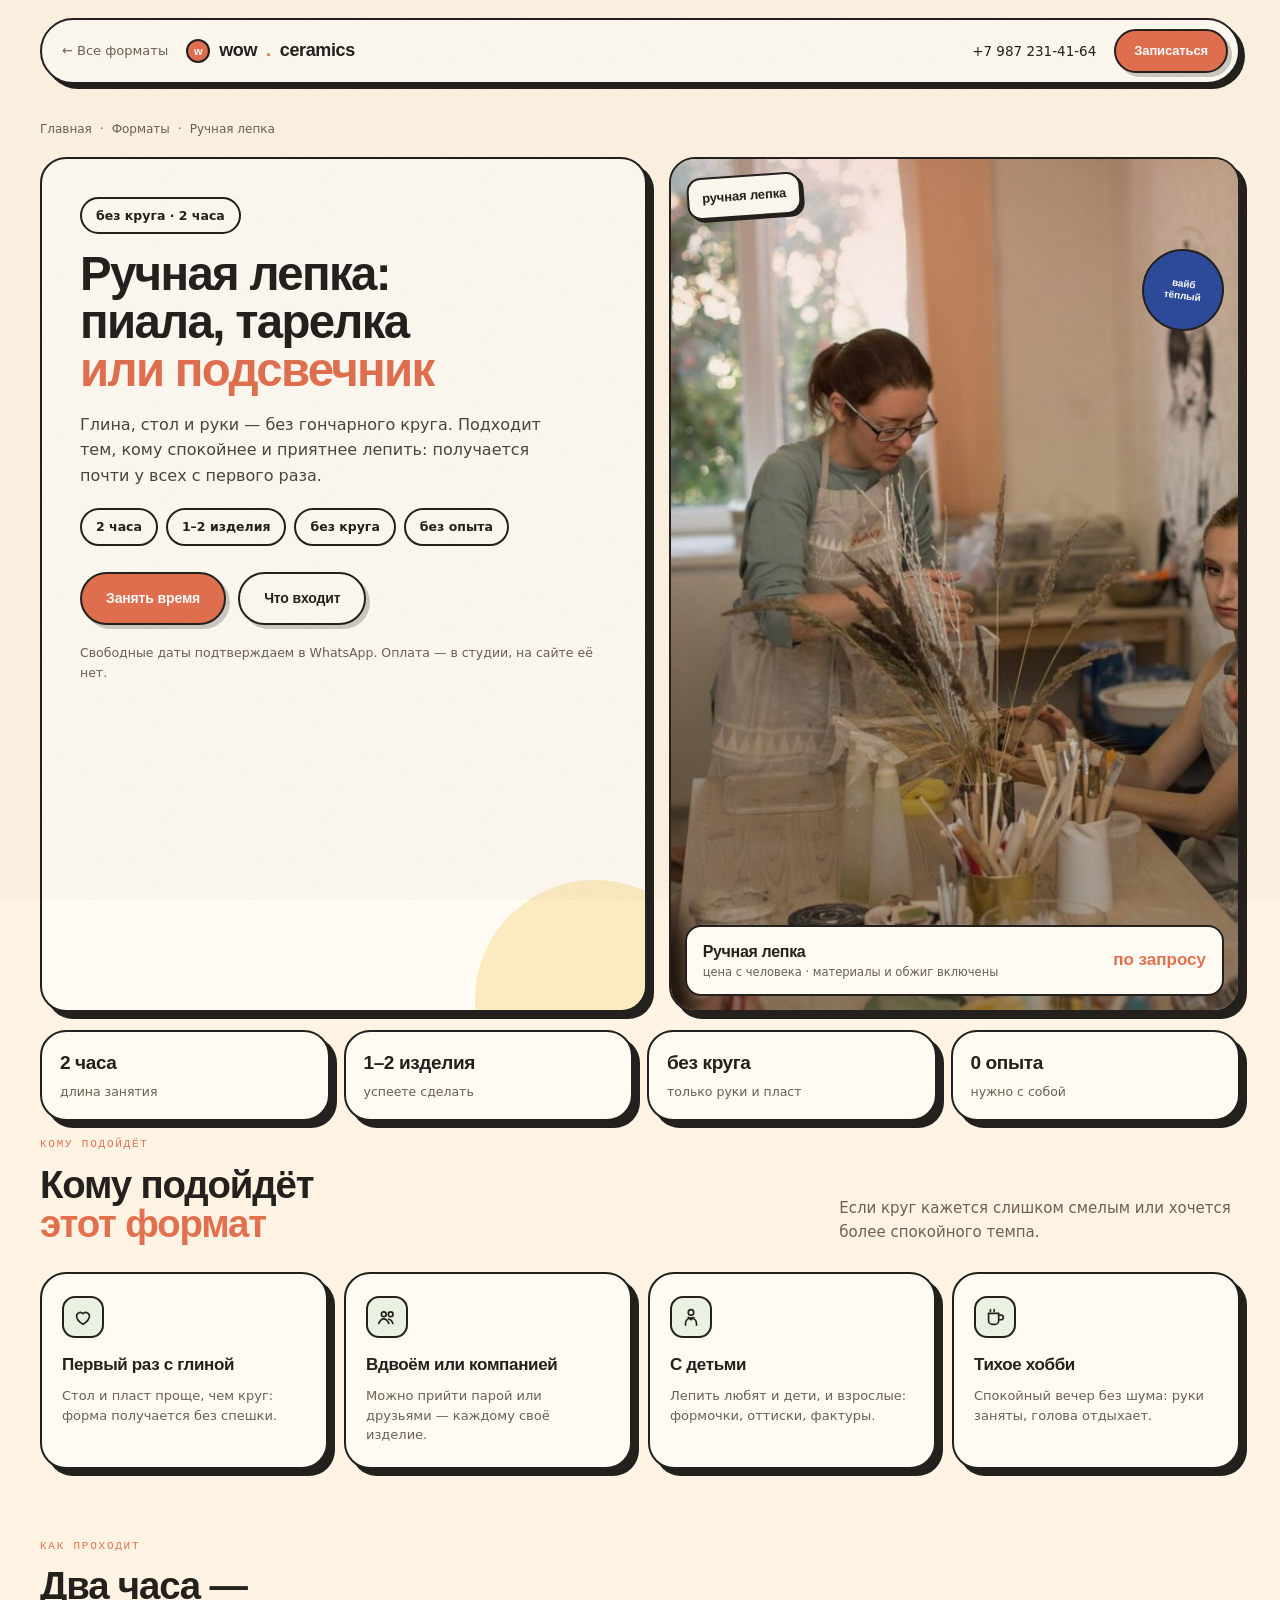
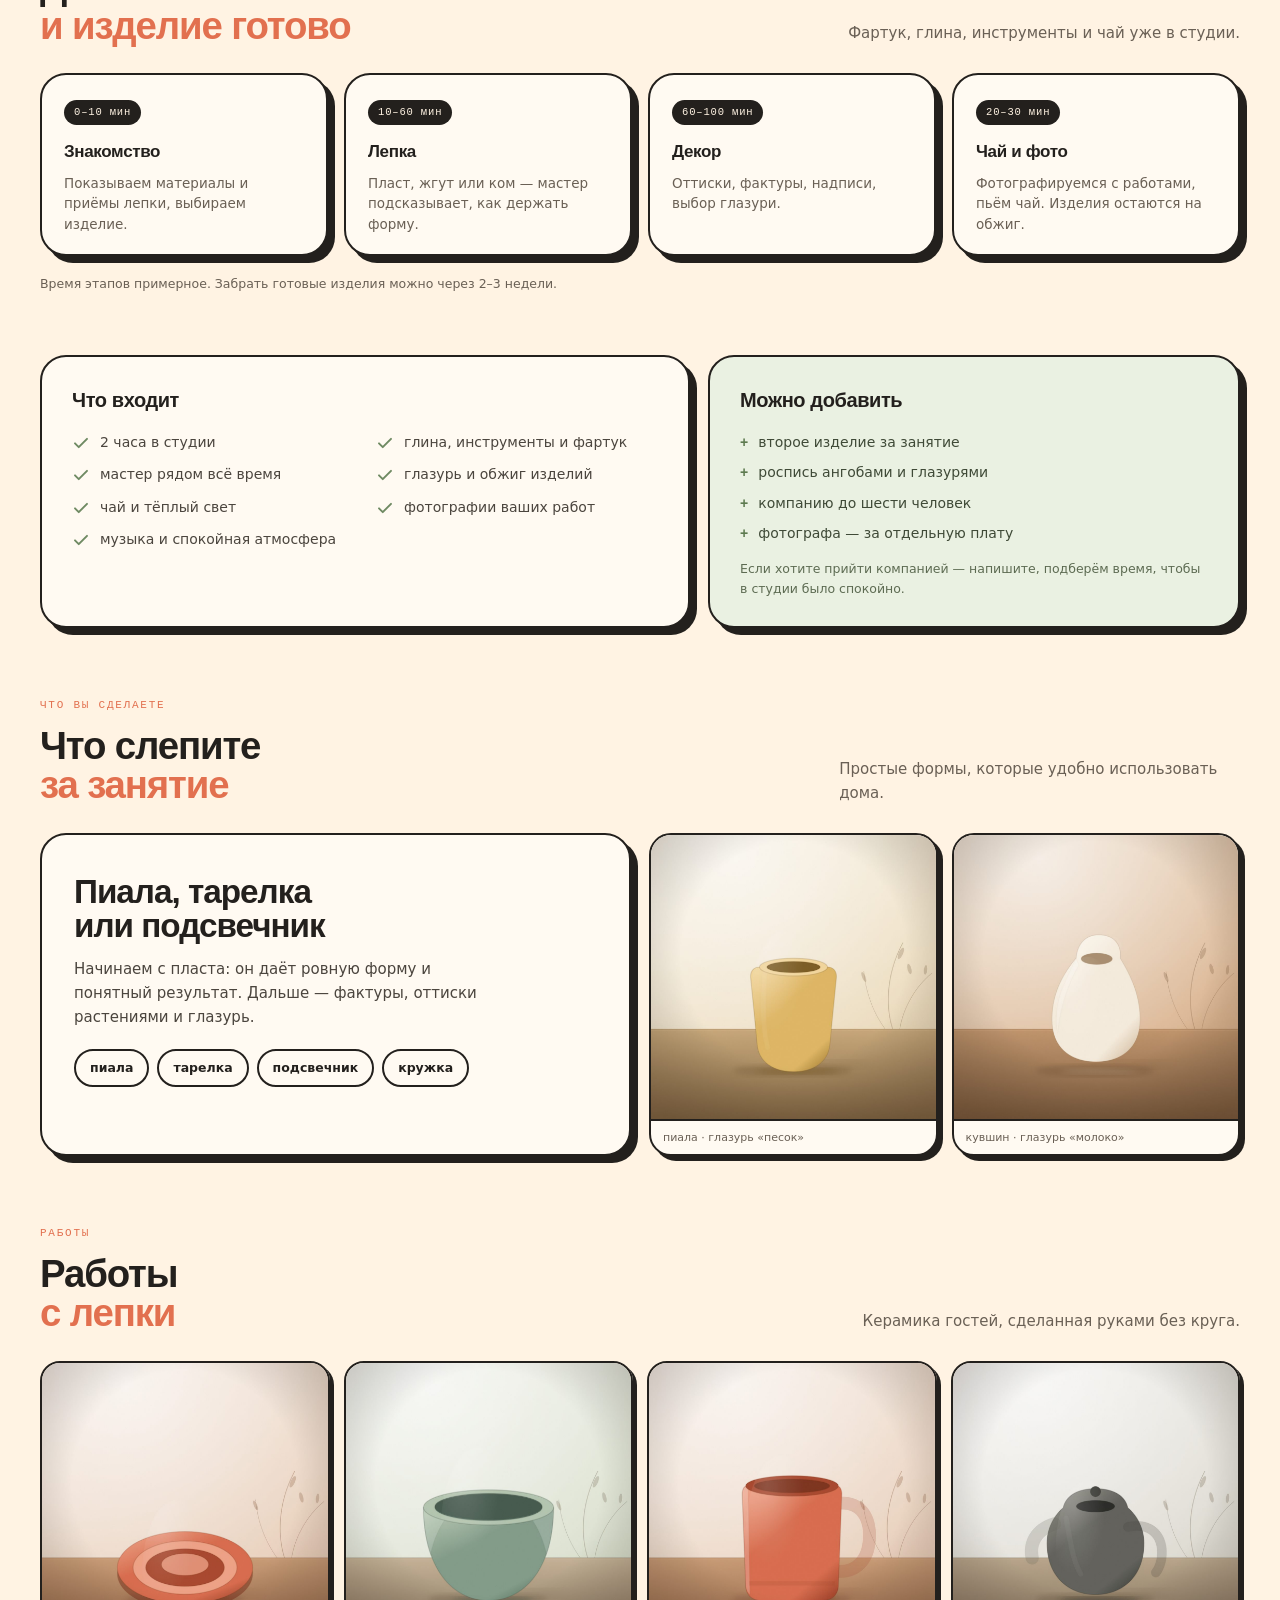
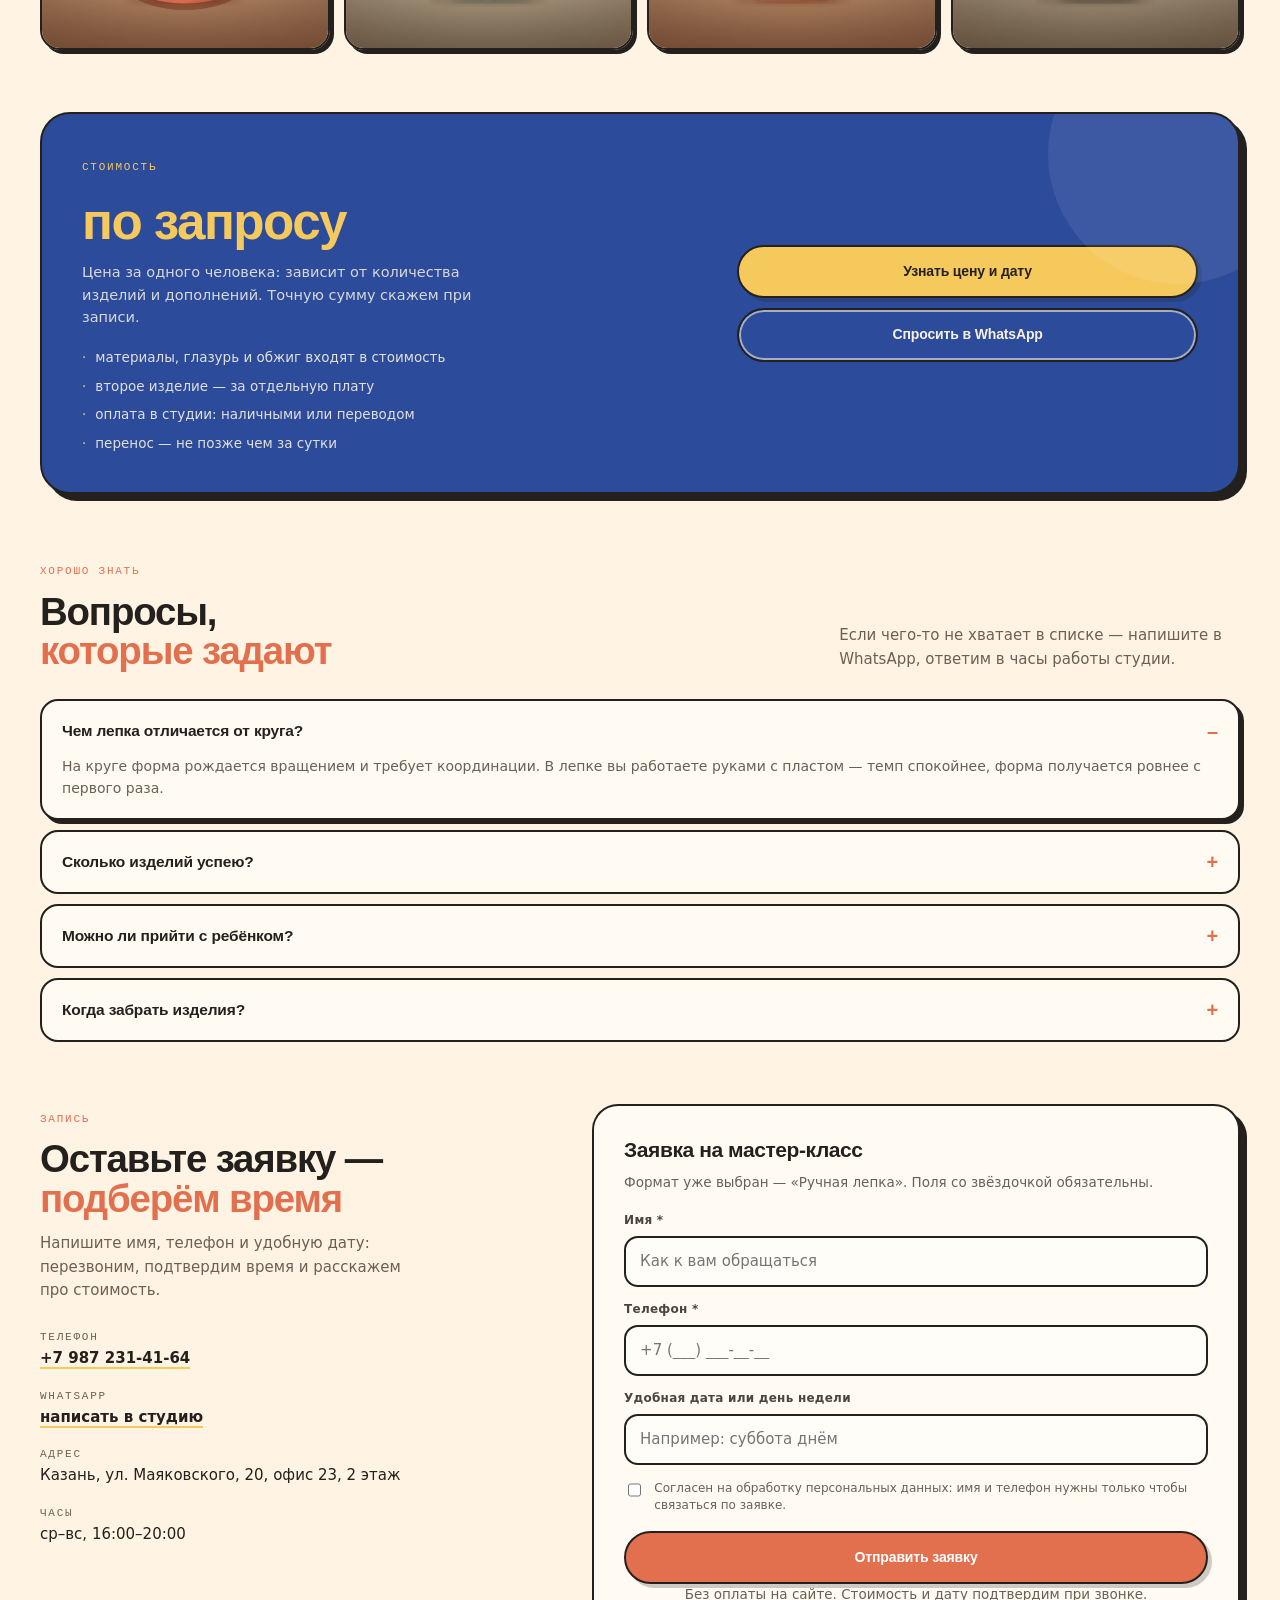
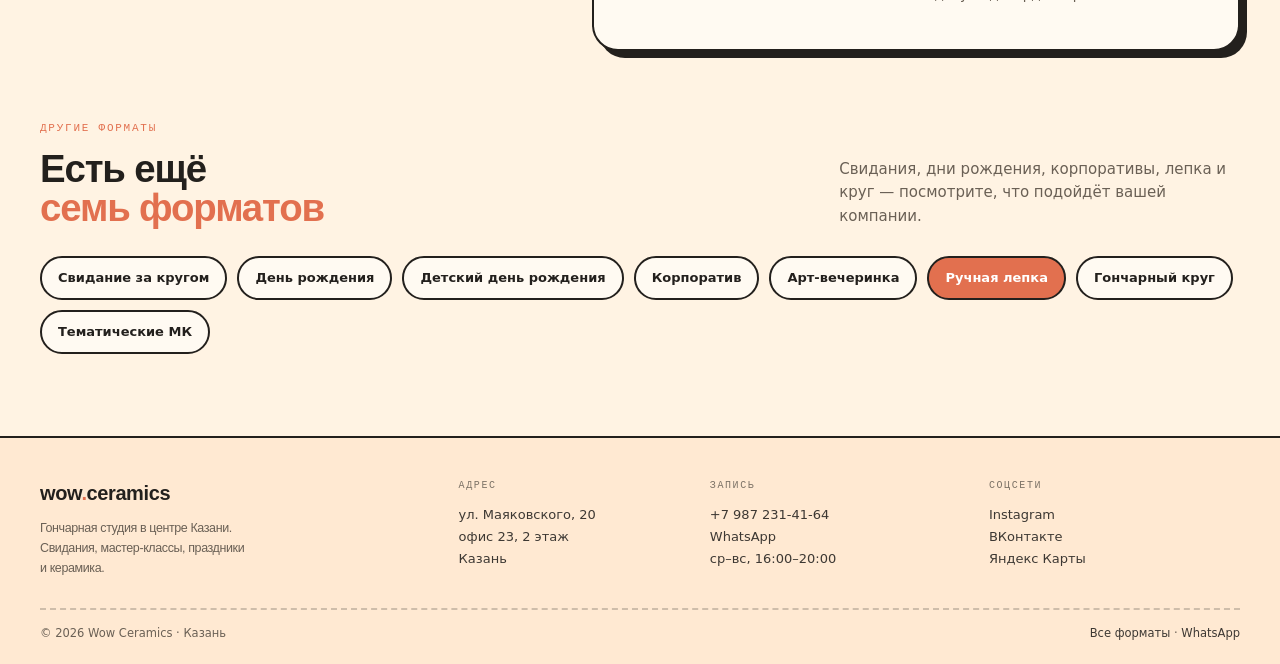
<file: formats/ruchnaya-lepka/index.html>
<!DOCTYPE html>
<html lang="ru">
<head>
<meta charset="utf-8">
<meta name="viewport" content="width=device-width, initial-scale=1">
<title>Мастер-класс по ручной лепке из глины в Казани — Wow Ceramics</title>
<meta name="description" content="Мастер-класс по ручной лепке в Казани: 2 часа, глина, пласт и глазури. Пиала, тарелка или подсвечник своими руками, без гончарного круга. Wow Ceramics.">
<meta property="og:title" content="Ручная лепка — Wow Ceramics">
<meta property="og:description" content="Мастер-класс по ручной лепке в Казани: 2 часа, глина, пласт и глазури. Пиала, тарелка или подсвечник своими руками, без гончарного круга. Wow Ceramics.">
<link rel="stylesheet" href="../../assets/common.css">
<link rel="stylesheet" href="../../assets/format.css">
</head>
<body>
<script src="../../assets/sprite.js"></script>
<div class="grain"></div>

<header class="top">
  <div class="wrap">
    <div class="top__bar">
      <a class="back" href="../../index.html">← Все форматы</a>
      <a class="brand" href="../../index.html"><span class="brand__dot">w</span>wow<em>.</em>ceramics</a>
      <div class="top__right">
        <a class="phone" href="tel:+79872314164">+7 987 231‑41‑64</a>
        <button class="btn btn--terra btn--sm" type="button" data-book>Записаться</button>
      </div>
    </div>
  </div>
</header>
<main>
  <section class="hero">
    <div class="wrap">
      <nav class="crumbs" aria-label="Хлебные крошки">
        <a href="../../index.html">Главная</a><span>·</span><a href="../../index.html#formats">Форматы</a><span>·</span><span>Ручная лепка</span>
      </nav>

      <div class="hero__grid">
        <div class="hero__text card">
          <span class="chip">без круга · 2 часа</span>
          <h1>Ручная лепка:<br>пиала, тарелка<br><span>или подсвечник</span></h1>
          <p class="hero__lead">Глина, стол и руки — без гончарного круга. Подходит тем, кому спокойнее и приятнее лепить: получается почти у всех с первого раза.</p>
          <div class="hero__badges">
            <span class="chip">2 часа</span>
            <span class="chip">1–2 изделия</span>
            <span class="chip">без круга</span>
            <span class="chip">без опыта</span>
          </div>
          <div class="hero__actions">
            <button class="btn btn--terra" type="button" data-book>Занять время</button>
            <a class="btn btn--ghost" href="#includes">Что входит</a>
          </div>
          <p class="hero__note">Свободные даты подтверждаем в WhatsApp. Оплата — в студии, на сайте её нет.</p>
        </div>

        <div class="hero__media">
          <img src="../../assets/photos/master.jpg" alt="Студия Wow Ceramics: гости за большим столом лепят из глины">
          <span class="sticker sticker--1">ручная лепка</span>
          <span class="sticker sticker--2">вайб<br>тёплый</span>
          <div class="hero__price">
            <div><b>Ручная лепка</b><span>цена с человека · материалы и обжиг включены</span></div>
            <div class="price">по запросу</div>
          </div>
        </div>
      </div>

      <div class="facts">
        <div class="fact card"><b>2 часа</b><span>длина занятия</span></div>
        <div class="fact card"><b>1–2 изделия</b><span>успеете сделать</span></div>
        <div class="fact card"><b>без круга</b><span>только руки и пласт</span></div>
        <div class="fact card"><b>0 опыта</b><span>нужно с собой</span></div>
      </div>

    </div>
  </section>

  <section style="padding-top:0">
    <div class="wrap">
      <div class="sec-head">
        <div>
          <span class="sec-label micro">кому подойдёт</span>
          <h2>Кому подойдёт<br><span>этот формат</span></h2>
        </div>
        <p>Если круг кажется слишком смелым или хочется более спокойного темпа.</p>
      </div>
      <div class="who">
        <div class="who__card card">
          <span class="who__ic" style="background:var(--sage-light)"><svg width="22" height="22" viewBox="0 0 24 24" fill="none"><path d="M12 20s-7-4.2-7-9a4 4 0 0 1 7-2.6A4 4 0 0 1 19 11c0 4.8-7 9-7 9z" stroke="#23201d" stroke-width="1.8" stroke-linejoin="round"/></svg></span>
          <h3>Первый раз с глиной</h3>
          <p>Стол и пласт проще, чем круг: форма получается без спешки.</p>
        </div>
        <div class="who__card card">
          <span class="who__ic" style="background:var(--sage-light)"><svg width="22" height="22" viewBox="0 0 24 24" fill="none"><circle cx="8.5" cy="9" r="2.6" stroke="#23201d" stroke-width="1.8"/><circle cx="16" cy="9" r="2.6" stroke="#23201d" stroke-width="1.8"/><path d="M3 19c1.6-3.6 3.4-5 5.5-5s3.9 1.4 5.5 5M13.8 14.4c2 .2 3.6 1.7 4.6 4.6" stroke="#23201d" stroke-width="1.8" stroke-linecap="round"/></svg></span>
          <h3>Вдвоём или компанией</h3>
          <p>Можно прийти парой или друзьями — каждому своё изделие.</p>
        </div>
        <div class="who__card card">
          <span class="who__ic" style="background:var(--sage-light)"><svg width="22" height="22" viewBox="0 0 24 24" fill="none"><circle cx="12" cy="7" r="3" stroke="#23201d" stroke-width="1.8"/><path d="M6 21v-2a6 6 0 0 1 12 0v2M9 12.5 12 15l3-2.5" stroke="#23201d" stroke-width="1.8" stroke-linecap="round"/></svg></span>
          <h3>С детьми</h3>
          <p>Лепить любят и дети, и взрослые: формочки, оттиски, фактуры.</p>
        </div>
        <div class="who__card card">
          <span class="who__ic" style="background:var(--sage-light)"><svg width="22" height="22" viewBox="0 0 24 24" fill="none"><path d="M5 8h11v8a4 4 0 0 1-4 4H9a4 4 0 0 1-4-4z" stroke="#23201d" stroke-width="1.8"/><path d="M16 10h2.5a2.5 2.5 0 0 1 0 5H16M7 4v2M11 4v2" stroke="#23201d" stroke-width="1.8" stroke-linecap="round"/></svg></span>
          <h3>Тихое хобби</h3>
          <p>Спокойный вечер без шума: руки заняты, голова отдыхает.</p>
        </div>
      </div>
    </div>
  </section>

  <section style="padding-top:0">
    <div class="wrap">
      <div class="sec-head">
        <div>
          <span class="sec-label micro">как проходит</span>
          <h2>Два часа —<br><span>и изделие готово</span></h2>
        </div>
        <p>Фартук, глина, инструменты и чай уже в студии.</p>
      </div>
      <div class="steps">
        <div class="step card">
          <span class="step__time">0–10 мин</span>
          <h3>Знакомство</h3>
          <p>Показываем материалы и приёмы лепки, выбираем изделие.</p>
        </div>
        <div class="step card">
          <span class="step__time">10–60 мин</span>
          <h3>Лепка</h3>
          <p>Пласт, жгут или ком — мастер подсказывает, как держать форму.</p>
        </div>
        <div class="step card">
          <span class="step__time">60–100 мин</span>
          <h3>Декор</h3>
          <p>Оттиски, фактуры, надписи, выбор глазури.</p>
        </div>
        <div class="step card">
          <span class="step__time">20–30 мин</span>
          <h3>Чай и фото</h3>
          <p>Фотографируемся с работами, пьём чай. Изделия остаются на обжиг.</p>
        </div>
      </div>
      <p class="steps__note">Время этапов примерное. Забрать готовые изделия можно через 2–3 недели.</p>
    </div>
  </section>

  <section id="includes" style="padding-top:0">
    <div class="wrap includes">
      <div class="inc card">
        <h3>Что входит</h3>
        <ul>
          <li><svg width="18" height="18" viewBox="0 0 24 24" fill="none"><path d="M4 12.5l5 5L20 6.5" stroke="#6f8a63" stroke-width="2.6" stroke-linecap="round" stroke-linejoin="round"/></svg>2 часа в студии</li>
          <li><svg width="18" height="18" viewBox="0 0 24 24" fill="none"><path d="M4 12.5l5 5L20 6.5" stroke="#6f8a63" stroke-width="2.6" stroke-linecap="round" stroke-linejoin="round"/></svg>глина, инструменты и фартук</li>
          <li><svg width="18" height="18" viewBox="0 0 24 24" fill="none"><path d="M4 12.5l5 5L20 6.5" stroke="#6f8a63" stroke-width="2.6" stroke-linecap="round" stroke-linejoin="round"/></svg>мастер рядом всё время</li>
          <li><svg width="18" height="18" viewBox="0 0 24 24" fill="none"><path d="M4 12.5l5 5L20 6.5" stroke="#6f8a63" stroke-width="2.6" stroke-linecap="round" stroke-linejoin="round"/></svg>глазурь и обжиг изделий</li>
          <li><svg width="18" height="18" viewBox="0 0 24 24" fill="none"><path d="M4 12.5l5 5L20 6.5" stroke="#6f8a63" stroke-width="2.6" stroke-linecap="round" stroke-linejoin="round"/></svg>чай и тёплый свет</li>
          <li><svg width="18" height="18" viewBox="0 0 24 24" fill="none"><path d="M4 12.5l5 5L20 6.5" stroke="#6f8a63" stroke-width="2.6" stroke-linecap="round" stroke-linejoin="round"/></svg>фотографии ваших работ</li>
          <li><svg width="18" height="18" viewBox="0 0 24 24" fill="none"><path d="M4 12.5l5 5L20 6.5" stroke="#6f8a63" stroke-width="2.6" stroke-linecap="round" stroke-linejoin="round"/></svg>музыка и спокойная атмосфера</li>
        </ul>
      </div>
      <div class="add card">
        <h3>Можно добавить</h3>
        <ul>
          <li>второе изделие за занятие</li>
          <li>роспись ангобами и глазурями</li>
          <li>компанию до шести человек</li>
          <li>фотографа — за отдельную плату</li>
        </ul>
        <p>Если хотите прийти компанией — напишите, подберём время, чтобы в студии было спокойно.</p>
      </div>
    </div>
  </section>

  <section id="make" style="padding-top:0">
    <div class="wrap">
      <div class="sec-head">
        <div>
          <span class="sec-label micro">что вы сделаете</span>
          <h2>Что слепите<br><span>за занятие</span></h2>
        </div>
        <p>Простые формы, которые удобно использовать дома.</p>
      </div>
      <div class="make">
        <div class="make__text card">
          <h2>Пиала, тарелка<br>или подсвечник</h2>
          <p>Начинаем с пласта: он даёт ровную форму и понятный результат. Дальше — фактуры, оттиски растениями и глазурь.</p>
          <div class="make__chips">
            <span class="chip">пиала</span>
            <span class="chip">тарелка</span>
            <span class="chip">подсвечник</span>
            <span class="chip">кружка</span>
          </div>
        </div>
        <div class="make__pics">
          <figure><img src="../../assets/works/work-6.jpg" alt="пиала · глазурь «песок»"><figcaption>пиала · глазурь «песок»</figcaption></figure>
          <figure><img src="../../assets/works/work-4.jpg" alt="кувшин · глазурь «молоко»"><figcaption>кувшин · глазурь «молоко»</figcaption></figure>
        </div>
      </div>
    </div>
  </section>

  <section style="padding-top:0">
    <div class="wrap">
      <div class="sec-head">
        <div>
          <span class="sec-label micro">работы</span>
          <h2>Работы<br><span>с лепки</span></h2>
        </div>
        <p>Керамика гостей, сделанная руками без круга.</p>
      </div>
      <div class="gallery">
        <img src="../../assets/works/work-5.jpg" alt="Керамика Wow Ceramics 1">
        <img src="../../assets/works/work-2.jpg" alt="Керамика Wow Ceramics 2">
        <img src="../../assets/works/work-1.jpg" alt="Керамика Wow Ceramics 3">
        <img src="../../assets/works/work-7.jpg" alt="Керамика Wow Ceramics 4">
      </div>
    </div>
  </section>

  <section style="padding-top:0">
    <div class="wrap">
      <div class="price-card">
        <div>
          <span class="micro" style="color:var(--yellow)">Стоимость</span>
          <div class="big">по запросу</div>
          <p>Цена за одного человека: зависит от количества изделий и дополнений. Точную сумму скажем при записи.</p>
          <ul>
            <li>материалы, глазурь и обжиг входят в стоимость</li>
            <li>второе изделие — за отдельную плату</li>
            <li>оплата в студии: наличными или переводом</li>
            <li>перенос — не позже чем за сутки</li>
          </ul>
        </div>
        <div class="price-card__side">
          <button class="btn" type="button" data-book>Узнать цену и дату</button>
          <a class="btn btn--ghost" href="https://wa.me/79872314164">Спросить в WhatsApp</a>
        </div>
      </div>
    </div>
  </section>

  <section style="padding-top:0">
    <div class="wrap">
      <div class="sec-head">
        <div>
          <span class="sec-label micro">хорошо знать</span>
          <h2>Вопросы,<br><span>которые задают</span></h2>
        </div>
        <p>Если чего-то не хватает в списке — напишите в WhatsApp, ответим в часы работы студии.</p>
      </div>
      <div class="faq">
        <details open>
          <summary>Чем лепка отличается от круга?</summary>
          <p>На круге форма рождается вращением и требует координации. В лепке вы работаете руками с пластом — темп спокойнее, форма получается ровнее с первого раза.</p>
        </details>
        <details>
          <summary>Сколько изделий успею?</summary>
          <p>Одно точно, два — если не торопиться с декором. Второе изделие оплачивается отдельно.</p>
        </details>
        <details>
          <summary>Можно ли прийти с ребёнком?</summary>
          <p>Да, лепка подходит и детям, и взрослым. Если ребёнку нужен помощник, взрослый может быть рядом.</p>
        </details>
        <details>
          <summary>Когда забрать изделия?</summary>
          <p>Через 2–3 недели: они сохнут и проходят обжиг. Напишем в WhatsApp.</p>
        </details>
      </div>
    </div>
  </section>


  <section id="zapis" style="padding-top:0">
    <div class="wrap booking">
      <div class="booking__aside">
        <span class="sec-label micro">запись</span>
        <h2>Оставьте заявку —<br><span>подберём время</span></h2>
        <p>Напишите имя, телефон и удобную дату: перезвоним, подтвердим время и расскажем про стоимость.</p>
        <div class="booking__contacts">
          <div><span class="micro">телефон</span><br><a href="tel:+79872314164">+7 987 231‑41‑64</a></div>
          <div><span class="micro">whatsapp</span><br><a href="https://wa.me/79872314164">написать в студию</a></div>
          <div><span class="micro">адрес</span><br>Казань, ул. Маяковского, 20, офис 23, 2 этаж</div>
          <div><span class="micro">часы</span><br>ср–вс, 16:00–20:00</div>
        </div>
      </div>

      <form class="form-card card" id="bookingForm" novalidate>
        <h3>Заявка на мастер-класс</h3>
        <p>Формат уже выбран — «Ручная лепка». Поля со звёздочкой обязательны.</p>
        <div class="field">
          <label for="name">Имя *</label>
          <input id="name" name="name" type="text" autocomplete="name" placeholder="Как к вам обращаться" required>
        </div>
        <div class="field">
          <label for="phone">Телефон *</label>
          <input id="phone" name="phone" type="tel" inputmode="tel" autocomplete="tel" placeholder="+7 (___) ___-__-__" required>
        </div>
        <div class="field">
          <label for="date">Удобная дата или день недели</label>
          <input id="date" name="date" type="text" placeholder="Например: суббота днём">
        </div>
        <label class="consent">
          <input id="consent" name="consent" type="checkbox" required>
          <span>Согласен на обработку персональных данных: имя и телефон нужны только чтобы связаться по заявке.</span>
        </label>
        <button class="btn btn--terra form__submit" type="submit">Отправить заявку</button>
        <p class="form__hint">Без оплаты на сайте. Стоимость и дату подтвердим при звонке.</p>
        <div class="form__msg" id="formMsg" role="status" aria-live="polite"></div>
      </form>
    </div>
  </section>

  <section style="padding-top:0">
    <div class="wrap">
      <div class="sec-head">
        <div>
          <span class="sec-label micro">другие форматы</span>
          <h2>Есть ещё<br><span>семь форматов</span></h2>
        </div>
        <p>Свидания, дни рождения, корпоративы, лепка и круг — посмотрите, что подойдёт вашей компании.</p>
      </div>
      <div class="others">
        <a href="../../svidanie/">Свидание за кругом</a>
        <a href="../den-rozhdeniya/">День рождения</a>
        <a href="../detskiy-den-rozhdeniya/">Детский день рождения</a>
        <a href="../korporativ/">Корпоратив</a>
        <a href="../art-vecherinka/">Арт-вечеринка</a>
        <a href="../ruchnaya-lepka/" aria-current="page">Ручная лепка</a>
        <a href="../goncharnyy-krug/">Гончарный круг</a>
        <a href="../tematicheskie/">Тематические МК</a>
      </div>
    </div>
  </section>
</main>

<footer>
  <div class="wrap">
    <div class="foot__grid">
      <div class="foot__brand">
        wow<em>.</em>ceramics
        <p>Гончарная студия в центре Казани. Свидания, мастер-классы, праздники и керамика.</p>
      </div>
      <div><h5>адрес</h5><address>ул. Маяковского, 20<br>офис 23, 2 этаж<br>Казань</address></div>
      <div><h5>запись</h5><address><a href="tel:+79872314164">+7 987 231‑41‑64</a><br><a href="https://wa.me/79872314164">WhatsApp</a><br>ср–вс, 16:00–20:00</address></div>
      <div><h5>соцсети</h5><address><a href="https://instagram.com/wowceramics_kzn">Instagram</a><br><a href="https://vk.com/wowceramics_kzn">ВКонтакте</a><br><a href="https://yandex.ru/maps/org/vau_keramika/149394156119/">Яндекс Карты</a></address></div>
    </div>
    <div class="foot__bottom">
      <span>© 2026 Wow Ceramics · Казань</span>
      <span><a href="../../index.html">Все форматы</a> · <a href="https://wa.me/79872314164">WhatsApp</a></span>
    </div>
  </div>
</footer>
<div class="mobile-cta"><button class="btn btn--terra" type="button" data-book>Записаться</button></div>
<script>
(function () {
  var FORM_ENDPOINT = '';
  var WHATSAPP = '79872314164';
  var FORMAT = 'Ручная лепка';

  var form = document.getElementById('bookingForm');
  var nameInput = document.getElementById('name');
  var phoneInput = document.getElementById('phone');
  var dateInput = document.getElementById('date');
  var consent = document.getElementById('consent');
  var msg = document.getElementById('formMsg');

  phoneInput.addEventListener('input', function () {
    var d = phoneInput.value.replace(/\D/g, '').slice(0, 11);
    if (!d) { phoneInput.value = ''; return; }
    if (d[0] === '8') d = '7' + d.slice(1);
    if (d[0] !== '7') d = '7' + d;
    var out = '+7';
    if (d.length > 1) out += ' (' + d.slice(1, 4);
    if (d.length >= 5) out += ') ' + d.slice(4, 7);
    if (d.length >= 8) out += '-' + d.slice(7, 9);
    if (d.length >= 10) out += '-' + d.slice(9, 11);
    phoneInput.value = out;
  });

  function setError(el, on) { var f = el.closest('.field'); if (f) f.classList.toggle('has-error', on); }
  function show(kind, text) { msg.className = 'form__msg form__msg--' + kind + ' is-visible'; msg.textContent = text; }

  form.addEventListener('submit', function (e) {
    e.preventDefault();
    msg.className = 'form__msg'; msg.textContent = '';
    var nameOk = nameInput.value.trim().length >= 2;
    var phoneOk = phoneInput.value.replace(/\D/g, '').length === 11;
    setError(nameInput, !nameOk);
    setError(phoneInput, !phoneOk);
    if (!nameOk || !phoneOk) { show('err', 'Проверьте имя и телефон — нужен номер из 11 цифр.'); return; }
    if (!consent.checked) { show('err', 'Поставьте галочку согласия на обработку данных.'); return; }

    var data = {
      name: nameInput.value.trim(),
      phone: phoneInput.value.trim(),
      date: dateInput.value.trim() || 'не уточнена',
      format: FORMAT,
      page: location.href
    };

    if (FORM_ENDPOINT) {
      var btn = form.querySelector('button[type=submit]');
      btn.disabled = true; btn.textContent = 'Отправляем…';
      fetch(FORM_ENDPOINT, { method: 'POST', headers: { 'Content-Type': 'application/json', Accept: 'application/json' }, body: JSON.stringify(data) })
        .then(function (r) { if (!r.ok) throw new Error('fail'); return r; })
        .then(function () { form.reset(); show('ok', 'Заявка отправлена. Перезвоним в часы работы студии.'); })
        .catch(function () { show('err', 'Не получилось отправить. Напишите в WhatsApp: +7 987 231-41-64.'); })
        .finally(function () { btn.disabled = false; btn.textContent = 'Отправить заявку'; });
      return;
    }

    var text = 'Заявка с сайта wowceramics\nФормат: ' + data.format + '\nИмя: ' + data.name +
      '\nТелефон: ' + data.phone + '\nДата: ' + data.date;
    window.open('https://wa.me/' + WHATSAPP + '?text=' + encodeURIComponent(text), '_blank', 'noopener');
    show('ok', 'Открыли WhatsApp с готовой заявкой — отправьте сообщение, и мы ответим. Или позвоните: +7 987 231-41-64.');
  });

  function goToForm() {
    document.getElementById('zapis').scrollIntoView({ behavior: 'smooth', block: 'start' });
    setTimeout(function () { nameInput.focus({ preventScroll: true }); }, 550);
  }
  Array.prototype.forEach.call(document.querySelectorAll('[data-book]'), function (b) {
    b.addEventListener('click', function (e) { e.preventDefault(); goToForm(); });
  });
})();
</script>
</body>
</html>
</file>
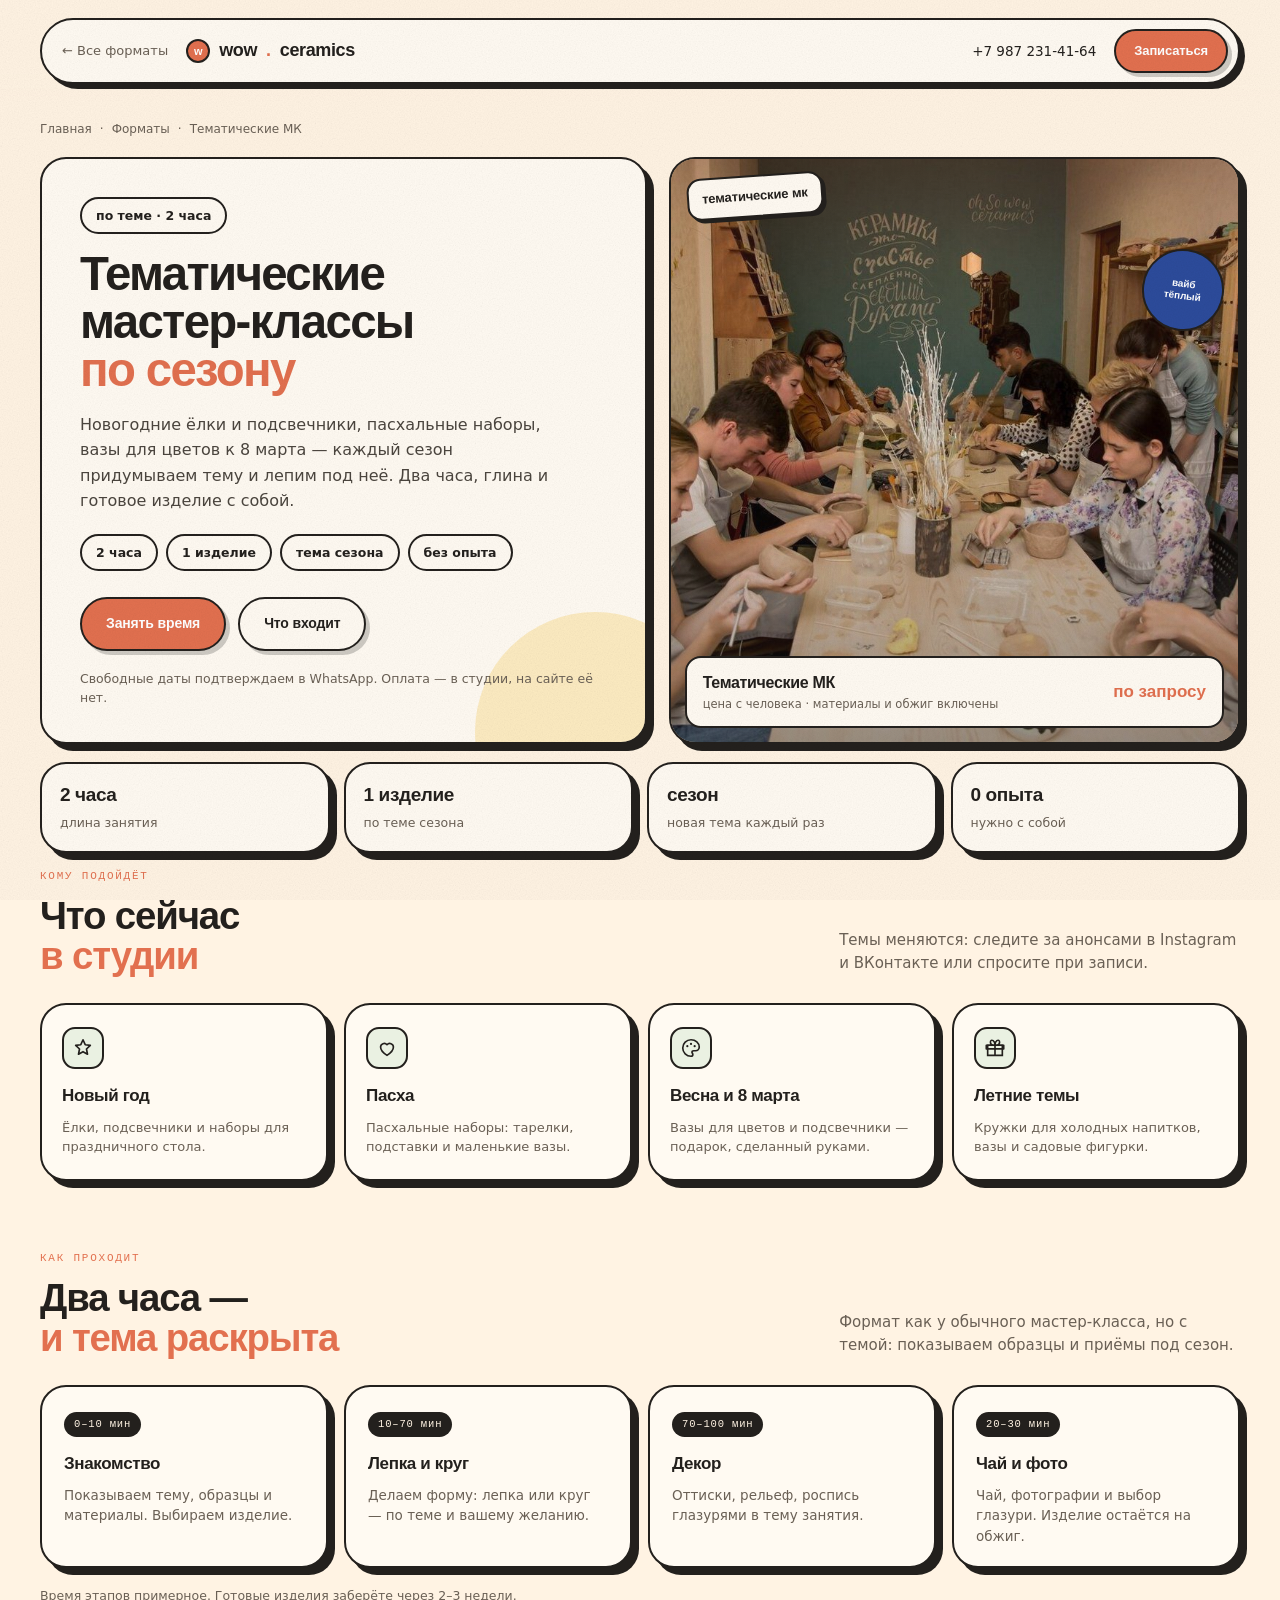
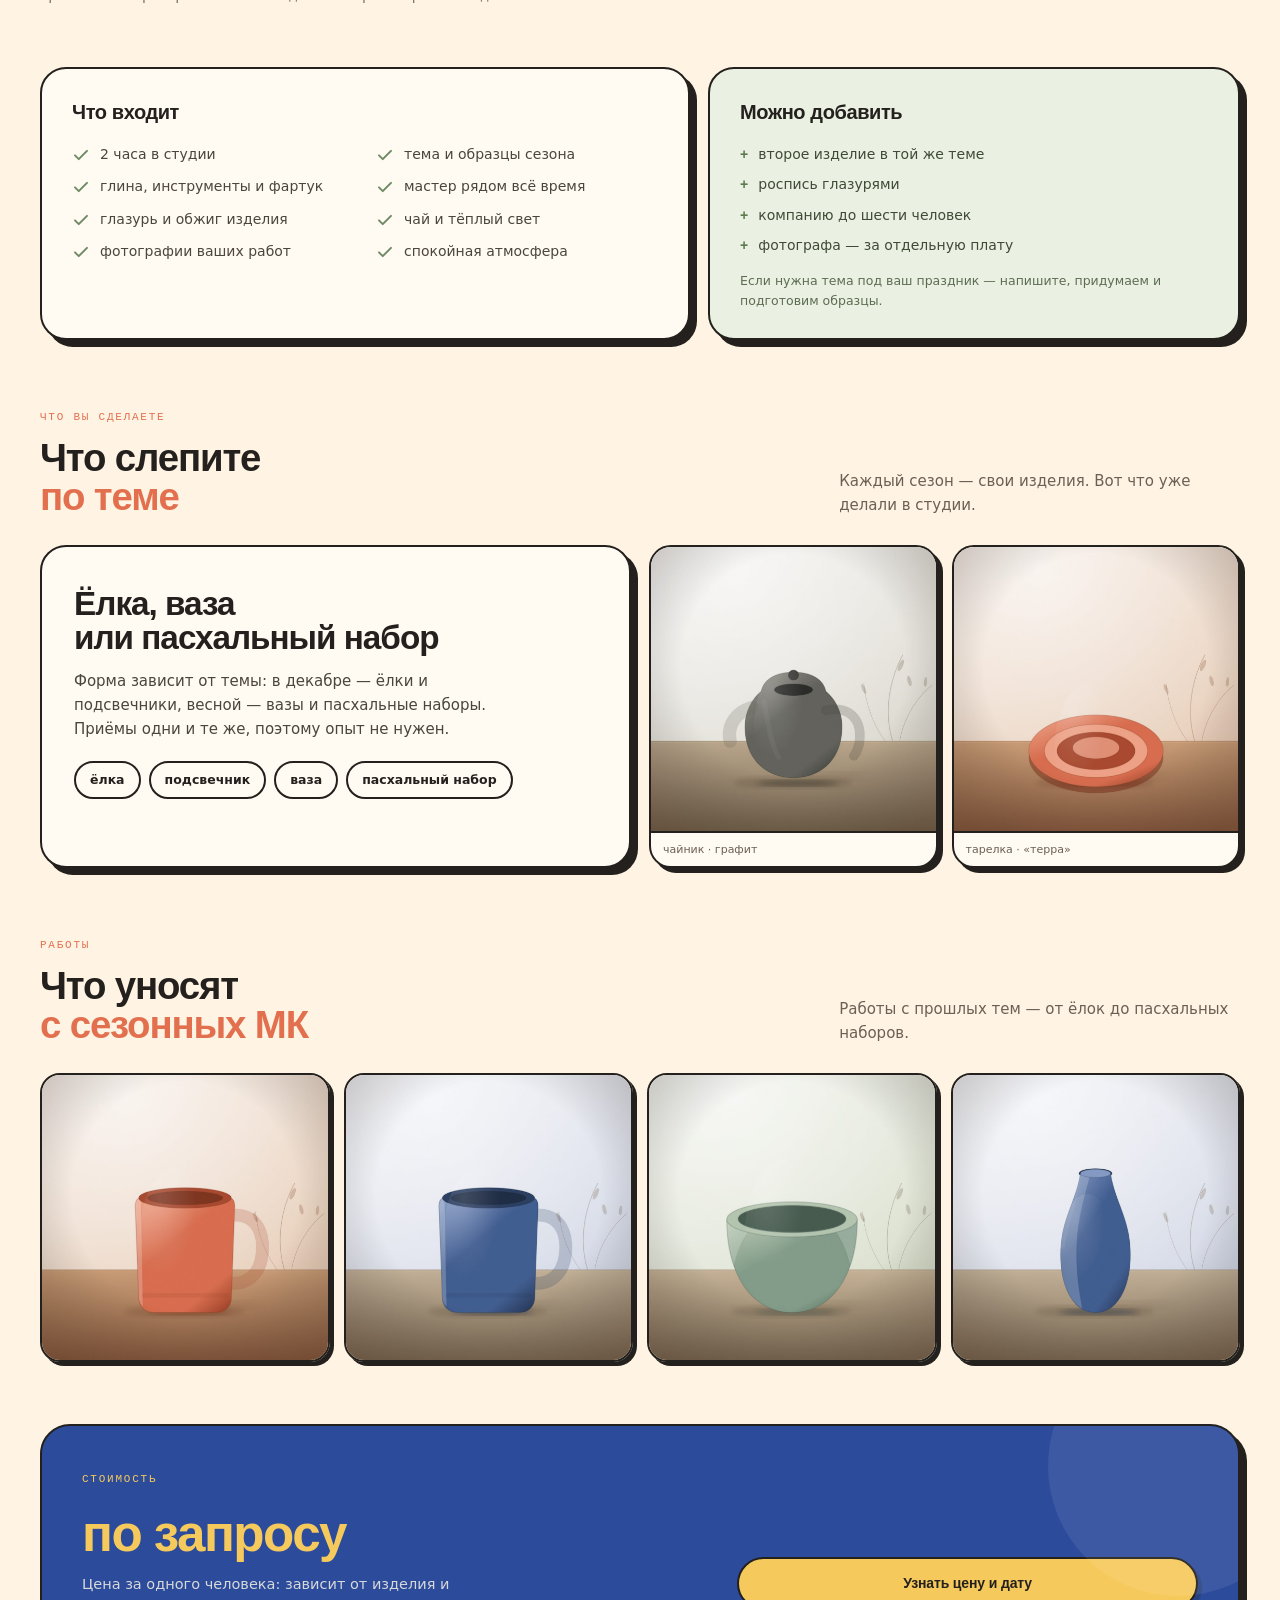
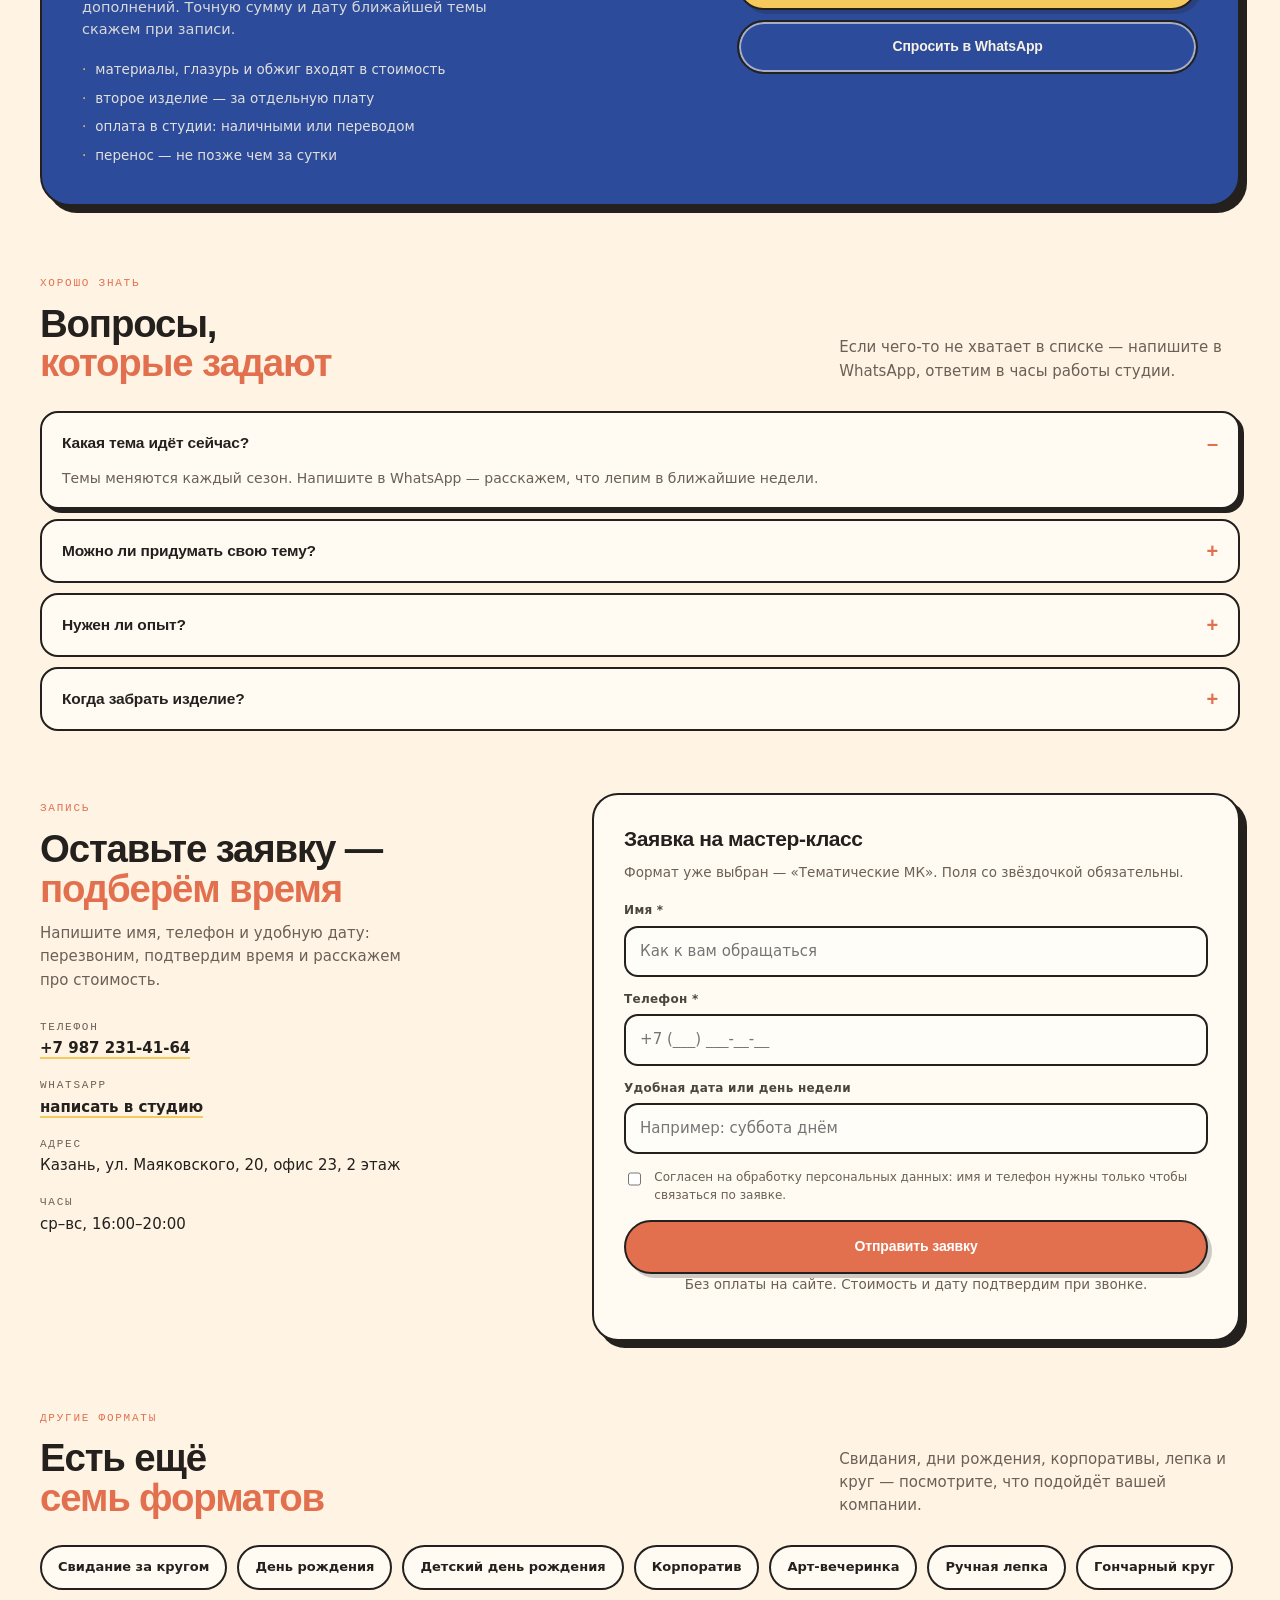
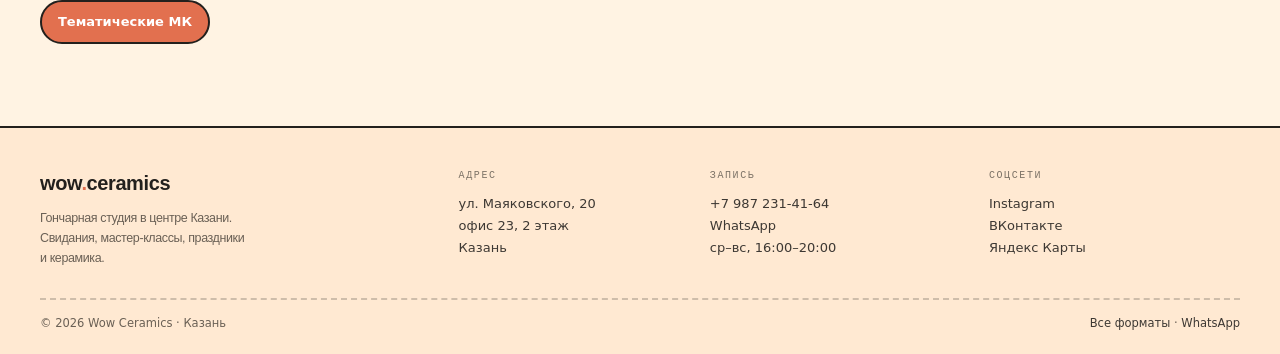
<file: formats/tematicheskie/index.html>
<!DOCTYPE html>
<html lang="ru">
<head>
<meta charset="utf-8">
<meta name="viewport" content="width=device-width, initial-scale=1">
<title>Тематические мастер-классы по керамике в Казани — Wow Ceramics</title>
<meta name="description" content="Тематические мастер-классы по керамике в Казани: новогодние ёлки, пасхальные наборы, вазы для цветов и сезонные подарки. 2 часа, Wow Ceramics.">
<meta property="og:title" content="Тематические МК — Wow Ceramics">
<meta property="og:description" content="Тематические мастер-классы по керамике в Казани: новогодние ёлки, пасхальные наборы, вазы для цветов и сезонные подарки. 2 часа, Wow Ceramics.">
<link rel="stylesheet" href="../../assets/common.css">
<link rel="stylesheet" href="../../assets/format.css">
</head>
<body>
<script src="../../assets/sprite.js"></script>
<div class="grain"></div>

<header class="top">
  <div class="wrap">
    <div class="top__bar">
      <a class="back" href="../../index.html">← Все форматы</a>
      <a class="brand" href="../../index.html"><span class="brand__dot">w</span>wow<em>.</em>ceramics</a>
      <div class="top__right">
        <a class="phone" href="tel:+79872314164">+7 987 231‑41‑64</a>
        <button class="btn btn--terra btn--sm" type="button" data-book>Записаться</button>
      </div>
    </div>
  </div>
</header>
<main>
  <section class="hero">
    <div class="wrap">
      <nav class="crumbs" aria-label="Хлебные крошки">
        <a href="../../index.html">Главная</a><span>·</span><a href="../../index.html#formats">Форматы</a><span>·</span><span>Тематические МК</span>
      </nav>

      <div class="hero__grid">
        <div class="hero__text card">
          <span class="chip">по теме · 2 часа</span>
          <h1>Тематические<br>мастер-классы<br><span>по сезону</span></h1>
          <p class="hero__lead">Новогодние ёлки и подсвечники, пасхальные наборы, вазы для цветов к 8 марта — каждый сезон придумываем тему и лепим под неё. Два часа, глина и готовое изделие с собой.</p>
          <div class="hero__badges">
            <span class="chip">2 часа</span>
            <span class="chip">1 изделие</span>
            <span class="chip">тема сезона</span>
            <span class="chip">без опыта</span>
          </div>
          <div class="hero__actions">
            <button class="btn btn--terra" type="button" data-book>Занять время</button>
            <a class="btn btn--ghost" href="#includes">Что входит</a>
          </div>
          <p class="hero__note">Свободные даты подтверждаем в WhatsApp. Оплата — в студии, на сайте её нет.</p>
        </div>

        <div class="hero__media">
          <img src="../../assets/photos/studio.jpg" alt="Студия Wow Ceramics: гости за большим столом лепят из глины">
          <span class="sticker sticker--1">тематические мк</span>
          <span class="sticker sticker--2">вайб<br>тёплый</span>
          <div class="hero__price">
            <div><b>Тематические МК</b><span>цена с человека · материалы и обжиг включены</span></div>
            <div class="price">по запросу</div>
          </div>
        </div>
      </div>

      <div class="facts">
        <div class="fact card"><b>2 часа</b><span>длина занятия</span></div>
        <div class="fact card"><b>1 изделие</b><span>по теме сезона</span></div>
        <div class="fact card"><b>сезон</b><span>новая тема каждый раз</span></div>
        <div class="fact card"><b>0 опыта</b><span>нужно с собой</span></div>
      </div>

    </div>
  </section>

  <section style="padding-top:0">
    <div class="wrap">
      <div class="sec-head">
        <div>
          <span class="sec-label micro">кому подойдёт</span>
          <h2>Что сейчас<br><span>в студии</span></h2>
        </div>
        <p>Темы меняются: следите за анонсами в Instagram и ВКонтакте или спросите при записи.</p>
      </div>
      <div class="who">
        <div class="who__card card">
          <span class="who__ic" style="background:var(--sage-light)"><svg width="22" height="22" viewBox="0 0 24 24" fill="none"><path d="M12 3l2.4 5.4 5.6.7-4.2 4 1.1 5.7L12 16l-4.9 2.8 1.1-5.7-4.2-4 5.6-.7z" stroke="#23201d" stroke-width="1.8" stroke-linejoin="round"/></svg></span>
          <h3>Новый год</h3>
          <p>Ёлки, подсвечники и наборы для праздничного стола.</p>
        </div>
        <div class="who__card card">
          <span class="who__ic" style="background:var(--sage-light)"><svg width="22" height="22" viewBox="0 0 24 24" fill="none"><path d="M12 20s-7-4.2-7-9a4 4 0 0 1 7-2.6A4 4 0 0 1 19 11c0 4.8-7 9-7 9z" stroke="#23201d" stroke-width="1.8" stroke-linejoin="round"/></svg></span>
          <h3>Пасха</h3>
          <p>Пасхальные наборы: тарелки, подставки и маленькие вазы.</p>
        </div>
        <div class="who__card card">
          <span class="who__ic" style="background:var(--sage-light)"><svg width="22" height="22" viewBox="0 0 24 24" fill="none"><path d="M12 3a9 9 0 1 0 0 18c1.6 0 2-1 2-2s-1-1.6-1-2.6c0-1 .8-1.4 1.8-1.4H17a4 4 0 0 0 4-4c0-4.4-4-8-9-8z" stroke="#23201d" stroke-width="1.8"/><circle cx="8" cy="10" r="1.2" fill="#23201d"/><circle cx="12" cy="7.5" r="1.2" fill="#23201d"/><circle cx="16" cy="10" r="1.2" fill="#23201d"/></svg></span>
          <h3>Весна и 8 марта</h3>
          <p>Вазы для цветов и подсвечники — подарок, сделанный руками.</p>
        </div>
        <div class="who__card card">
          <span class="who__ic" style="background:var(--sage-light)"><svg width="22" height="22" viewBox="0 0 24 24" fill="none"><path d="M4 9h16v11H4z" stroke="#23201d" stroke-width="1.8"/><path d="M2.5 9h19v4h-19zM12 9v11M12 9c-3 0-5-1.4-5-3.4S8.4 3 10 4c1.3.8 2 2.7 2 5zM12 9c3 0 5-1.4 5-3.4S15.6 3 14 4c-1.3.8-2 2.7-2 5z" stroke="#23201d" stroke-width="1.8" stroke-linejoin="round"/></svg></span>
          <h3>Летние темы</h3>
          <p>Кружки для холодных напитков, вазы и садовые фигурки.</p>
        </div>
      </div>
    </div>
  </section>

  <section style="padding-top:0">
    <div class="wrap">
      <div class="sec-head">
        <div>
          <span class="sec-label micro">как проходит</span>
          <h2>Два часа —<br><span>и тема раскрыта</span></h2>
        </div>
        <p>Формат как у обычного мастер-класса, но с темой: показываем образцы и приёмы под сезон.</p>
      </div>
      <div class="steps">
        <div class="step card">
          <span class="step__time">0–10 мин</span>
          <h3>Знакомство</h3>
          <p>Показываем тему, образцы и материалы. Выбираем изделие.</p>
        </div>
        <div class="step card">
          <span class="step__time">10–70 мин</span>
          <h3>Лепка и круг</h3>
          <p>Делаем форму: лепка или круг — по теме и вашему желанию.</p>
        </div>
        <div class="step card">
          <span class="step__time">70–100 мин</span>
          <h3>Декор</h3>
          <p>Оттиски, рельеф, роспись глазурями в тему занятия.</p>
        </div>
        <div class="step card">
          <span class="step__time">20–30 мин</span>
          <h3>Чай и фото</h3>
          <p>Чай, фотографии и выбор глазури. Изделие остаётся на обжиг.</p>
        </div>
      </div>
      <p class="steps__note">Время этапов примерное. Готовые изделия заберёте через 2–3 недели.</p>
    </div>
  </section>

  <section id="includes" style="padding-top:0">
    <div class="wrap includes">
      <div class="inc card">
        <h3>Что входит</h3>
        <ul>
          <li><svg width="18" height="18" viewBox="0 0 24 24" fill="none"><path d="M4 12.5l5 5L20 6.5" stroke="#6f8a63" stroke-width="2.6" stroke-linecap="round" stroke-linejoin="round"/></svg>2 часа в студии</li>
          <li><svg width="18" height="18" viewBox="0 0 24 24" fill="none"><path d="M4 12.5l5 5L20 6.5" stroke="#6f8a63" stroke-width="2.6" stroke-linecap="round" stroke-linejoin="round"/></svg>тема и образцы сезона</li>
          <li><svg width="18" height="18" viewBox="0 0 24 24" fill="none"><path d="M4 12.5l5 5L20 6.5" stroke="#6f8a63" stroke-width="2.6" stroke-linecap="round" stroke-linejoin="round"/></svg>глина, инструменты и фартук</li>
          <li><svg width="18" height="18" viewBox="0 0 24 24" fill="none"><path d="M4 12.5l5 5L20 6.5" stroke="#6f8a63" stroke-width="2.6" stroke-linecap="round" stroke-linejoin="round"/></svg>мастер рядом всё время</li>
          <li><svg width="18" height="18" viewBox="0 0 24 24" fill="none"><path d="M4 12.5l5 5L20 6.5" stroke="#6f8a63" stroke-width="2.6" stroke-linecap="round" stroke-linejoin="round"/></svg>глазурь и обжиг изделия</li>
          <li><svg width="18" height="18" viewBox="0 0 24 24" fill="none"><path d="M4 12.5l5 5L20 6.5" stroke="#6f8a63" stroke-width="2.6" stroke-linecap="round" stroke-linejoin="round"/></svg>чай и тёплый свет</li>
          <li><svg width="18" height="18" viewBox="0 0 24 24" fill="none"><path d="M4 12.5l5 5L20 6.5" stroke="#6f8a63" stroke-width="2.6" stroke-linecap="round" stroke-linejoin="round"/></svg>фотографии ваших работ</li>
          <li><svg width="18" height="18" viewBox="0 0 24 24" fill="none"><path d="M4 12.5l5 5L20 6.5" stroke="#6f8a63" stroke-width="2.6" stroke-linecap="round" stroke-linejoin="round"/></svg>спокойная атмосфера</li>
        </ul>
      </div>
      <div class="add card">
        <h3>Можно добавить</h3>
        <ul>
          <li>второе изделие в той же теме</li>
          <li>роспись глазурями</li>
          <li>компанию до шести человек</li>
          <li>фотографа — за отдельную плату</li>
        </ul>
        <p>Если нужна тема под ваш праздник — напишите, придумаем и подготовим образцы.</p>
      </div>
    </div>
  </section>

  <section id="make" style="padding-top:0">
    <div class="wrap">
      <div class="sec-head">
        <div>
          <span class="sec-label micro">что вы сделаете</span>
          <h2>Что слепите<br><span>по теме</span></h2>
        </div>
        <p>Каждый сезон — свои изделия. Вот что уже делали в студии.</p>
      </div>
      <div class="make">
        <div class="make__text card">
          <h2>Ёлка, ваза<br>или пасхальный набор</h2>
          <p>Форма зависит от темы: в декабре — ёлки и подсвечники, весной — вазы и пасхальные наборы. Приёмы одни и те же, поэтому опыт не нужен.</p>
          <div class="make__chips">
            <span class="chip">ёлка</span>
            <span class="chip">подсвечник</span>
            <span class="chip">ваза</span>
            <span class="chip">пасхальный набор</span>
          </div>
        </div>
        <div class="make__pics">
          <figure><img src="../../assets/works/work-7.jpg" alt="чайник · графит"><figcaption>чайник · графит</figcaption></figure>
          <figure><img src="../../assets/works/work-5.jpg" alt="тарелка · «терра»"><figcaption>тарелка · «терра»</figcaption></figure>
        </div>
      </div>
    </div>
  </section>

  <section style="padding-top:0">
    <div class="wrap">
      <div class="sec-head">
        <div>
          <span class="sec-label micro">работы</span>
          <h2>Что уносят<br><span>с сезонных МК</span></h2>
        </div>
        <p>Работы с прошлых тем — от ёлок до пасхальных наборов.</p>
      </div>
      <div class="gallery">
        <img src="../../assets/works/work-1.jpg" alt="Керамика Wow Ceramics 1">
        <img src="../../assets/works/work-8.jpg" alt="Керамика Wow Ceramics 2">
        <img src="../../assets/works/work-2.jpg" alt="Керамика Wow Ceramics 3">
        <img src="../../assets/works/work-3.jpg" alt="Керамика Wow Ceramics 4">
      </div>
    </div>
  </section>

  <section style="padding-top:0">
    <div class="wrap">
      <div class="price-card">
        <div>
          <span class="micro" style="color:var(--yellow)">Стоимость</span>
          <div class="big">по запросу</div>
          <p>Цена за одного человека: зависит от изделия и дополнений. Точную сумму и дату ближайшей темы скажем при записи.</p>
          <ul>
            <li>материалы, глазурь и обжиг входят в стоимость</li>
            <li>второе изделие — за отдельную плату</li>
            <li>оплата в студии: наличными или переводом</li>
            <li>перенос — не позже чем за сутки</li>
          </ul>
        </div>
        <div class="price-card__side">
          <button class="btn" type="button" data-book>Узнать цену и дату</button>
          <a class="btn btn--ghost" href="https://wa.me/79872314164">Спросить в WhatsApp</a>
        </div>
      </div>
    </div>
  </section>

  <section style="padding-top:0">
    <div class="wrap">
      <div class="sec-head">
        <div>
          <span class="sec-label micro">хорошо знать</span>
          <h2>Вопросы,<br><span>которые задают</span></h2>
        </div>
        <p>Если чего-то не хватает в списке — напишите в WhatsApp, ответим в часы работы студии.</p>
      </div>
      <div class="faq">
        <details open>
          <summary>Какая тема идёт сейчас?</summary>
          <p>Темы меняются каждый сезон. Напишите в WhatsApp — расскажем, что лепим в ближайшие недели.</p>
        </details>
        <details>
          <summary>Можно ли придумать свою тему?</summary>
          <p>Да, для компании или праздника подготовим тему и образцы. Обсудим заранее.</p>
        </details>
        <details>
          <summary>Нужен ли опыт?</summary>
          <p>Нет. Все приёмы показываем на занятии, мастер помогает каждому.</p>
        </details>
        <details>
          <summary>Когда забрать изделие?</summary>
          <p>Через 2–3 недели: обжиг и глазуровка проходят в студии.</p>
        </details>
      </div>
    </div>
  </section>


  <section id="zapis" style="padding-top:0">
    <div class="wrap booking">
      <div class="booking__aside">
        <span class="sec-label micro">запись</span>
        <h2>Оставьте заявку —<br><span>подберём время</span></h2>
        <p>Напишите имя, телефон и удобную дату: перезвоним, подтвердим время и расскажем про стоимость.</p>
        <div class="booking__contacts">
          <div><span class="micro">телефон</span><br><a href="tel:+79872314164">+7 987 231‑41‑64</a></div>
          <div><span class="micro">whatsapp</span><br><a href="https://wa.me/79872314164">написать в студию</a></div>
          <div><span class="micro">адрес</span><br>Казань, ул. Маяковского, 20, офис 23, 2 этаж</div>
          <div><span class="micro">часы</span><br>ср–вс, 16:00–20:00</div>
        </div>
      </div>

      <form class="form-card card" id="bookingForm" novalidate>
        <h3>Заявка на мастер-класс</h3>
        <p>Формат уже выбран — «Тематические МК». Поля со звёздочкой обязательны.</p>
        <div class="field">
          <label for="name">Имя *</label>
          <input id="name" name="name" type="text" autocomplete="name" placeholder="Как к вам обращаться" required>
        </div>
        <div class="field">
          <label for="phone">Телефон *</label>
          <input id="phone" name="phone" type="tel" inputmode="tel" autocomplete="tel" placeholder="+7 (___) ___-__-__" required>
        </div>
        <div class="field">
          <label for="date">Удобная дата или день недели</label>
          <input id="date" name="date" type="text" placeholder="Например: суббота днём">
        </div>
        <label class="consent">
          <input id="consent" name="consent" type="checkbox" required>
          <span>Согласен на обработку персональных данных: имя и телефон нужны только чтобы связаться по заявке.</span>
        </label>
        <button class="btn btn--terra form__submit" type="submit">Отправить заявку</button>
        <p class="form__hint">Без оплаты на сайте. Стоимость и дату подтвердим при звонке.</p>
        <div class="form__msg" id="formMsg" role="status" aria-live="polite"></div>
      </form>
    </div>
  </section>

  <section style="padding-top:0">
    <div class="wrap">
      <div class="sec-head">
        <div>
          <span class="sec-label micro">другие форматы</span>
          <h2>Есть ещё<br><span>семь форматов</span></h2>
        </div>
        <p>Свидания, дни рождения, корпоративы, лепка и круг — посмотрите, что подойдёт вашей компании.</p>
      </div>
      <div class="others">
        <a href="../../svidanie/">Свидание за кругом</a>
        <a href="../den-rozhdeniya/">День рождения</a>
        <a href="../detskiy-den-rozhdeniya/">Детский день рождения</a>
        <a href="../korporativ/">Корпоратив</a>
        <a href="../art-vecherinka/">Арт-вечеринка</a>
        <a href="../ruchnaya-lepka/">Ручная лепка</a>
        <a href="../goncharnyy-krug/">Гончарный круг</a>
        <a href="../tematicheskie/" aria-current="page">Тематические МК</a>
      </div>
    </div>
  </section>
</main>

<footer>
  <div class="wrap">
    <div class="foot__grid">
      <div class="foot__brand">
        wow<em>.</em>ceramics
        <p>Гончарная студия в центре Казани. Свидания, мастер-классы, праздники и керамика.</p>
      </div>
      <div><h5>адрес</h5><address>ул. Маяковского, 20<br>офис 23, 2 этаж<br>Казань</address></div>
      <div><h5>запись</h5><address><a href="tel:+79872314164">+7 987 231‑41‑64</a><br><a href="https://wa.me/79872314164">WhatsApp</a><br>ср–вс, 16:00–20:00</address></div>
      <div><h5>соцсети</h5><address><a href="https://instagram.com/wowceramics_kzn">Instagram</a><br><a href="https://vk.com/wowceramics_kzn">ВКонтакте</a><br><a href="https://yandex.ru/maps/org/vau_keramika/149394156119/">Яндекс Карты</a></address></div>
    </div>
    <div class="foot__bottom">
      <span>© 2026 Wow Ceramics · Казань</span>
      <span><a href="../../index.html">Все форматы</a> · <a href="https://wa.me/79872314164">WhatsApp</a></span>
    </div>
  </div>
</footer>
<div class="mobile-cta"><button class="btn btn--terra" type="button" data-book>Записаться</button></div>
<script>
(function () {
  var FORM_ENDPOINT = '';
  var WHATSAPP = '79872314164';
  var FORMAT = 'Тематические МК';

  var form = document.getElementById('bookingForm');
  var nameInput = document.getElementById('name');
  var phoneInput = document.getElementById('phone');
  var dateInput = document.getElementById('date');
  var consent = document.getElementById('consent');
  var msg = document.getElementById('formMsg');

  phoneInput.addEventListener('input', function () {
    var d = phoneInput.value.replace(/\D/g, '').slice(0, 11);
    if (!d) { phoneInput.value = ''; return; }
    if (d[0] === '8') d = '7' + d.slice(1);
    if (d[0] !== '7') d = '7' + d;
    var out = '+7';
    if (d.length > 1) out += ' (' + d.slice(1, 4);
    if (d.length >= 5) out += ') ' + d.slice(4, 7);
    if (d.length >= 8) out += '-' + d.slice(7, 9);
    if (d.length >= 10) out += '-' + d.slice(9, 11);
    phoneInput.value = out;
  });

  function setError(el, on) { var f = el.closest('.field'); if (f) f.classList.toggle('has-error', on); }
  function show(kind, text) { msg.className = 'form__msg form__msg--' + kind + ' is-visible'; msg.textContent = text; }

  form.addEventListener('submit', function (e) {
    e.preventDefault();
    msg.className = 'form__msg'; msg.textContent = '';
    var nameOk = nameInput.value.trim().length >= 2;
    var phoneOk = phoneInput.value.replace(/\D/g, '').length === 11;
    setError(nameInput, !nameOk);
    setError(phoneInput, !phoneOk);
    if (!nameOk || !phoneOk) { show('err', 'Проверьте имя и телефон — нужен номер из 11 цифр.'); return; }
    if (!consent.checked) { show('err', 'Поставьте галочку согласия на обработку данных.'); return; }

    var data = {
      name: nameInput.value.trim(),
      phone: phoneInput.value.trim(),
      date: dateInput.value.trim() || 'не уточнена',
      format: FORMAT,
      page: location.href
    };

    if (FORM_ENDPOINT) {
      var btn = form.querySelector('button[type=submit]');
      btn.disabled = true; btn.textContent = 'Отправляем…';
      fetch(FORM_ENDPOINT, { method: 'POST', headers: { 'Content-Type': 'application/json', Accept: 'application/json' }, body: JSON.stringify(data) })
        .then(function (r) { if (!r.ok) throw new Error('fail'); return r; })
        .then(function () { form.reset(); show('ok', 'Заявка отправлена. Перезвоним в часы работы студии.'); })
        .catch(function () { show('err', 'Не получилось отправить. Напишите в WhatsApp: +7 987 231-41-64.'); })
        .finally(function () { btn.disabled = false; btn.textContent = 'Отправить заявку'; });
      return;
    }

    var text = 'Заявка с сайта wowceramics\nФормат: ' + data.format + '\nИмя: ' + data.name +
      '\nТелефон: ' + data.phone + '\nДата: ' + data.date;
    window.open('https://wa.me/' + WHATSAPP + '?text=' + encodeURIComponent(text), '_blank', 'noopener');
    show('ok', 'Открыли WhatsApp с готовой заявкой — отправьте сообщение, и мы ответим. Или позвоните: +7 987 231-41-64.');
  });

  function goToForm() {
    document.getElementById('zapis').scrollIntoView({ behavior: 'smooth', block: 'start' });
    setTimeout(function () { nameInput.focus({ preventScroll: true }); }, 550);
  }
  Array.prototype.forEach.call(document.querySelectorAll('[data-book]'), function (b) {
    b.addEventListener('click', function (e) { e.preventDefault(); goToForm(); });
  });
})();
</script>
</body>
</html>
</file>
<file: assets/common.css>
﻿/* Wow Ceramics — общие структурные стили для всех вариантов дизайна */
*, *::before, *::after { box-sizing: border-box; }

html { -webkit-text-size-adjust: 100%; scroll-behavior: smooth; }

body {
  margin: 0;
  font-family: 'Inter', 'Segoe UI', system-ui, sans-serif;
  font-size: 17px;
  line-height: 1.55;
  font-feature-settings: 'ss01' on, 'cv05' on;
  -webkit-font-smoothing: antialiased;
  text-rendering: optimizeLegibility;
}

img, svg { display: block; max-width: 100%; }
a { color: inherit; }
button { font: inherit; color: inherit; cursor: pointer; }
h1, h2, h3, h4, p, ul, ol, figure, blockquote { margin: 0; }
ul, ol { padding: 0; list-style: none; }

.wrap { width: min(1240px, 100% - 80px); margin-inline: auto; }
@media (max-width: 760px) { .wrap { width: min(1240px, 100% - 40px); } }

/* Полноэкранная «бумажная» фактура — тонкая зернистость поверх страницы */
.grain {
  position: fixed; inset: 0; z-index: 60; pointer-events: none;
  opacity: .5; mix-blend-mode: multiply;
  background-image: url("data:image/svg+xml;utf8,<svg xmlns='http://www.w3.org/2000/svg' width='160' height='160'><filter id='n'><feTurbulence type='fractalNoise' baseFrequency='.82' numOctaves='3' stitchTiles='stitch'/><feColorMatrix type='saturate' values='0'/></filter><rect width='160' height='160' filter='url(%23n)' opacity='.28'/></svg>");
}

/* Заглушка под фотографию: рамка + керамический силуэт + подпись */
.frame {
  position: relative; overflow: hidden;
  background:
    radial-gradient(120% 90% at 30% 12%, rgba(255,255,255,.55), transparent 60%),
    linear-gradient(160deg, #d9a880 0%, #bd8055 45%, #8d573a 100%);
  display: grid; place-items: end center;
}
.frame .vessel { width: 62%; height: auto; filter: drop-shadow(0 18px 30px rgba(60, 32, 18, .28)); }
.frame__note {
  position: absolute; left: 14px; bottom: 12px;
  font-family: 'Consolas', monospace; font-size: 10px; letter-spacing: .16em;
  text-transform: uppercase; color: rgba(255,255,255,.72);
}
.frame__tag {
  position: absolute; top: 20px; left: 50%; transform: translateX(-50%);
  font-size: 11px; letter-spacing: .14em; text-transform: uppercase;
  padding: 5px 9px; border-radius: 999px;
  background: rgba(255,255,255,.82); color: #3a2a20;
}

/* Переключатель вариантов — маленькая плашка в углу страницы */
.switcher {
  position: fixed; z-index: 90; left: 18px; bottom: 18px;
  display: flex; align-items: center; gap: 2px;
  padding: 5px; border-radius: 999px;
  background: rgba(20,18,16,.86); color: #f4ede4;
  backdrop-filter: blur(8px);
  font-family: 'Inter', sans-serif; font-size: 12px; letter-spacing: .02em;
  box-shadow: 0 10px 30px rgba(0,0,0,.25);
}
.switcher a {
  text-decoration: none; padding: 6px 11px; border-radius: 999px; opacity: .62;
  transition: opacity .18s ease, background .18s ease;
}
.switcher a:hover { opacity: 1; }
.switcher a[aria-current='page'] { background: #f4ede4; color: #1b1815; opacity: 1; }
.switcher__home { font-weight: 600; }
body.shot .switcher, body.shot .grain--light { display: none; }

/* Кнопки-«кирпичики», базовый каркас (цвета задаёт каждый вариант) */
.btn {
  display: inline-flex; align-items: center; justify-content: center; gap: 10px;
  padding: 15px 26px; border: 0; text-decoration: none;
  font-size: 15px; font-weight: 600; letter-spacing: .01em;
  transition: transform .16s ease, background .16s ease, color .16s ease, box-shadow .16s ease;
}
.btn--sm { padding: 11px 18px; font-size: 13px; }

/* Доступность */
:focus-visible { outline: 2px solid currentColor; outline-offset: 3px; }
.sr-only {
  position: absolute; width: 1px; height: 1px; padding: 0; margin: -1px;
  overflow: hidden; clip: rect(0 0 0 0); white-space: nowrap; border: 0;
}
@media (prefers-reduced-motion: reduce) {
  *, *::before, *::after { animation-duration: .01ms !important; transition-duration: .01ms !important; }
  html { scroll-behavior: auto; }
}

@media (max-width: 700px) {
  .frame__tag { font-size: 9px; letter-spacing: .1em; max-width: calc(100% - 32px); text-align: center; }
  .switcher { left: 10px; bottom: 10px; font-size: 11px; }
  .switcher a { padding: 5px 8px; }
}
</file>
<file: assets/format.css>
﻿:root {
    --cream: #fff3e3;
    --cream-2: #ffe9d2;
    --ink: #23201d;
    --terra: #e2704f;
    --terra-dark: #c4593b;
    --cobalt: #2c4b9b;
    --sage: #a9bf9c;
    --sage-light: #eaf1e2;
    --yellow: #f6c95c;
    --white: #fffaf2;
    --muted: #6a6055;
    --display: 'Montserrat', 'Segoe UI', sans-serif;
  }
  body { background: var(--cream); color: var(--ink); font-size: 16.5px; }
  .card { background: var(--white); border: 2px solid var(--ink); border-radius: 26px; box-shadow: 7px 7px 0 var(--ink); }
  .micro { font-family: 'Consolas', monospace; font-size: 11px; letter-spacing: .16em; text-transform: uppercase; }
  .chip { display: inline-flex; align-items: center; gap: 8px; padding: 7px 14px; border: 2px solid var(--ink); border-radius: 999px; background: var(--white); font-size: 12.5px; font-weight: 600; }

  /* шапка */
  .top { padding: 18px 0; position: sticky; top: 0; z-index: 50; background: linear-gradient(var(--cream) 72%, rgba(255,243,227,0)); }
  .top__bar { display: flex; align-items: center; gap: 18px; padding: 9px 10px 9px 20px; background: var(--white); border: 2px solid var(--ink); border-radius: 999px; box-shadow: 5px 5px 0 var(--ink); }
  .brand { display: flex; align-items: center; gap: 9px; text-decoration: none; font-family: var(--display); font-weight: 800; font-size: 18px; letter-spacing: -.02em; color: var(--ink); }
  .brand em { font-style: normal; color: var(--terra); }
  .brand__dot { width: 24px; height: 24px; border-radius: 50%; background: var(--terra); border: 2px solid var(--ink); display: grid; place-items: center; font-size: 11px; color: #fff; font-family: var(--display); }
  .back { font-size: 13px; text-decoration: none; color: var(--muted); white-space: nowrap; }
  .back:hover { color: var(--terra); }
  .top__right { margin-left: auto; display: flex; align-items: center; gap: 18px; }
  .phone { font-size: 13.5px; text-decoration: none; color: var(--ink); white-space: nowrap; }
  .btn { display: inline-flex; align-items: center; justify-content: center; gap: 9px; background: var(--ink); color: var(--cream); border: 2px solid var(--ink); border-radius: 999px; padding: 14px 24px; font-family: var(--display); font-weight: 700; font-size: 14px; letter-spacing: -.01em; text-decoration: none; cursor: pointer; box-shadow: 4px 4px 0 rgba(35,32,29,.22); transition: transform .15s ease, background .15s ease, box-shadow .15s ease; }
  .btn:hover { background: var(--terra); box-shadow: 2px 2px 0 rgba(35,32,29,.22); transform: translate(2px,2px); }
  .btn--terra { background: var(--terra); color: #fff; }
  .btn--terra:hover { background: var(--ink); }
  .btn--sm { padding: 10px 18px; font-size: 13px; }
  .btn--ghost { background: var(--white); color: var(--ink); }
  .btn--ghost:hover { background: var(--yellow); }

  /* герой */
  .hero { padding: 18px 0 8px; }
  .crumbs { display: flex; gap: 8px; align-items: center; font-size: 12px; color: var(--muted); margin-bottom: 18px; }
  .crumbs a { color: var(--muted); text-decoration: none; }
  .crumbs a:hover { color: var(--terra); }
  .hero__grid { display: grid; grid-template-columns: 1.03fr .97fr; gap: 22px; align-items: stretch; }
  .hero__text { padding: 38px 38px 34px; position: relative; overflow: hidden; }
  .hero__text::after { content: ''; position: absolute; right: -70px; bottom: -110px; width: 240px; height: 240px; border-radius: 50%; background: var(--yellow); opacity: .32; }
  h1 { font-family: var(--display); font-weight: 800; font-size: clamp(34px, 3.7vw, 54px); line-height: 1.01; letter-spacing: -.035em; margin: 16px 0 0; position: relative; z-index: 1; }
  h1 span { color: var(--terra); }
  .hero__lead { margin-top: 18px; max-width: 47ch; font-size: 16px; line-height: 1.6; color: #4b453e; position: relative; z-index: 1; }
  .hero__badges { display: flex; flex-wrap: wrap; gap: 8px; margin-top: 20px; position: relative; z-index: 1; }
  .hero__actions { display: flex; flex-wrap: wrap; gap: 12px; margin-top: 26px; position: relative; z-index: 1; }
  .hero__note { margin-top: 18px; font-size: 12.5px; color: var(--muted); position: relative; z-index: 1; }
  .hero__media { position: relative; border: 2px solid var(--ink); border-radius: 26px; overflow: hidden; min-height: 500px; background: #d7b79a; box-shadow: 7px 7px 0 var(--ink); }
  .hero__media img { width: 100%; height: 100%; object-fit: cover; object-position: 50% 32%; display: block; }
  .hero__media::after { content: ''; position: absolute; inset: 0; background: linear-gradient(180deg, rgba(226,112,79,.18), transparent 40%, rgba(35,32,29,.42)); pointer-events: none; }
  .hero__price { position: absolute; z-index: 2; left: 14px; right: 14px; bottom: 14px; display: flex; justify-content: space-between; align-items: center; gap: 14px; padding: 12px 16px; border: 2px solid var(--ink); border-radius: 16px; background: var(--white); }
  .hero__price b { font-family: var(--display); font-weight: 800; font-size: 16px; letter-spacing: -.02em; }
  .hero__price span { font-size: 11.5px; color: var(--muted); display: block; }
  .hero__price .price { font-family: var(--display); font-weight: 800; font-size: 17px; color: var(--terra); white-space: nowrap; }
  .sticker { position: absolute; z-index: 3; font-family: var(--display); font-weight: 800; letter-spacing: -.01em; }
  .sticker--1 { top: 16px; left: 16px; background: var(--white); color: var(--ink); border: 2px solid var(--ink); border-radius: 14px; padding: 9px 13px; font-size: 13px; transform: rotate(-4deg); box-shadow: 3px 3px 0 var(--ink); }
  .sticker--2 { top: 90px; right: 14px; background: var(--cobalt); color: #fff; border-radius: 50%; width: 82px; height: 82px; display: grid; place-items: center; text-align: center; font-size: 10px; line-height: 1.25; transform: rotate(7deg); border: 2px solid var(--ink); }

  /* ключевые факты */
  .facts { display: grid; grid-template-columns: repeat(4, 1fr); gap: 14px; margin-top: 18px; }
  .fact { padding: 16px 18px; }
  .fact b { display: block; font-family: var(--display); font-weight: 800; font-size: 19px; letter-spacing: -.02em; }
  .fact span { font-size: 12.5px; color: var(--muted); }

  /* приватность */
  .privacy { display: flex; gap: 16px; align-items: center; margin-top: 14px; padding: 18px 22px; background: var(--cream-2); }
  .privacy__ic { flex: 0 0 auto; width: 46px; height: 46px; border-radius: 14px; border: 2px solid var(--ink); background: var(--white); display: grid; place-items: center; }
  .privacy b { font-family: var(--display); font-weight: 800; font-size: 16.5px; letter-spacing: -.02em; }
  .privacy p { margin: 4px 0 0; font-size: 13.5px; line-height: 1.5; color: #4b453e; }

  /* секции */
  section { padding: 62px 0; }
  .sec-head { display: flex; justify-content: space-between; align-items: flex-end; gap: 40px; margin-bottom: 28px; }
  .sec-label { display: inline-flex; align-items: center; gap: 8px; color: var(--terra); }
  h2 { font-family: var(--display); font-weight: 800; font-size: clamp(27px, 3vw, 40px); line-height: 1.03; letter-spacing: -.03em; margin: 10px 0 0; }
  h2 span { color: var(--terra); }
  .sec-head p { max-width: 42ch; font-size: 15px; color: var(--muted); margin: 0; }

  /* сравнение */
  .versus { display: grid; grid-template-columns: 1fr 1fr; gap: 16px; align-items: stretch; }
  .vs { padding: 26px 28px; }
  .vs--muted { background: #f3ece1; box-shadow: none; border-color: #b9ab98; }
  .vs__title { display: flex; align-items: center; justify-content: space-between; gap: 12px; }
  .vs__title h3 { font-family: var(--display); font-weight: 800; font-size: 20px; letter-spacing: -.02em; margin: 0; }
  .vs--muted .vs__title h3 { color: #6f6353; }
  .vs__tag { font-size: 10.5px; font-weight: 700; letter-spacing: .08em; text-transform: uppercase; padding: 5px 10px; border-radius: 999px; border: 2px solid currentColor; }
  .vs--win .vs__tag { color: var(--terra); }
  .vs--muted .vs__tag { color: #8c7f6c; }
  .vs ul { margin: 18px 0 0; display: grid; gap: 12px; }
  .vs li { display: flex; gap: 10px; font-size: 14.5px; line-height: 1.5; color: #4b453e; }
  .vs li::before { content: ''; flex: 0 0 auto; width: 18px; height: 18px; border-radius: 50%; border: 2px solid currentColor; margin-top: 2px; }
  .vs--win li::before { background: var(--sage-light); border-color: #6f8a63; }
  .vs--muted li::before { border-color: #b3a690; }
  .vs__sum { margin-top: 22px; padding-top: 16px; border-top: 2px dashed rgba(35,32,29,.2); font-size: 13.5px; color: var(--muted); }

  /* кому подойдёт */
  .who { display: grid; grid-template-columns: repeat(4, 1fr); gap: 16px; }
  .who__card { padding: 22px 20px; }
  .who__card h3 { font-family: var(--display); font-weight: 800; font-size: 17px; letter-spacing: -.02em; margin: 0 0 8px; }
  .who__card p { font-size: 13px; line-height: 1.5; color: var(--muted); margin: 0; }
  .who__ic { width: 42px; height: 42px; border-radius: 13px; border: 2px solid var(--ink); display: grid; place-items: center; margin-bottom: 14px; }

  /* таймлайн */
  .steps { display: grid; grid-template-columns: repeat(4, 1fr); gap: 16px; }
  .step { padding: 22px 22px 20px; position: relative; }
  .step__time { display: inline-block; padding: 4px 10px; border-radius: 999px; background: var(--ink); color: var(--cream); font-family: 'Consolas', monospace; font-size: 10.5px; letter-spacing: .08em; }
  .step h3 { font-family: var(--display); font-weight: 800; font-size: 17px; letter-spacing: -.02em; margin: 14px 0 8px; }
  .step p { font-size: 13.5px; line-height: 1.5; color: var(--muted); margin: 0; }
  .steps__note { margin-top: 18px; font-size: 12.5px; color: var(--muted); max-width: 70ch; }

  /* что входит */
  .includes { display: grid; grid-template-columns: 1.1fr .9fr; gap: 18px; align-items: stretch; }
  .inc { padding: 28px 30px; }
  .inc h3, .add h3 { font-family: var(--display); font-weight: 800; font-size: 20px; letter-spacing: -.02em; margin: 0 0 16px; }
  .inc ul { display: grid; grid-template-columns: 1fr 1fr; gap: 12px 22px; }
  .inc li { display: flex; gap: 10px; font-size: 14px; line-height: 1.45; color: #4b453e; }
  .inc li svg { flex: 0 0 auto; margin-top: 2px; }
  .add { background: var(--sage-light); padding: 28px 30px; }
  .add ul { display: grid; gap: 10px; }
  .add li { font-size: 14px; line-height: 1.45; color: #3f4a37; display: flex; gap: 10px; }
  .add li::before { content: '+'; font-family: var(--display); font-weight: 800; color: #5d7a4f; }
  .add p { margin-top: 16px; font-size: 12.5px; color: #5d6b52; }

  /* что создадите */
  .make { display: grid; grid-template-columns: 1fr 1fr; gap: 18px; align-items: stretch; }
  .make__text { padding: 30px 32px; }
  .make__text h2 { font-size: clamp(26px, 2.6vw, 34px); }
  .make__text p { margin-top: 14px; font-size: 15px; line-height: 1.6; color: #4b453e; max-width: 44ch; }
  .make__chips { display: flex; flex-wrap: wrap; gap: 8px; margin-top: 20px; }
  .make__pics { display: grid; grid-template-columns: 1fr 1fr; gap: 14px; }
  .make__pics figure { margin: 0; border: 2px solid var(--ink); border-radius: 22px; overflow: hidden; background: var(--white); box-shadow: 5px 5px 0 var(--ink); }
  .make__pics img { width: 100%; aspect-ratio: 1/1; object-fit: cover; display: block; }
  .make__pics figcaption { padding: 8px 12px; border-top: 2px solid var(--ink); font-size: 11px; color: var(--muted); }

  /* галерея */
  .gallery { display: grid; grid-template-columns: repeat(4, 1fr); gap: 14px; }
  .gallery img { width: 100%; aspect-ratio: 1/1; object-fit: cover; border: 2px solid var(--ink); border-radius: 20px; box-shadow: 4px 4px 0 var(--ink); display: block; }

  /* цена */
  .price-card { background: var(--cobalt); color: #f6f1e4; border-radius: 30px; border: 2px solid var(--ink); box-shadow: 7px 7px 0 var(--ink); padding: 38px 40px; display: grid; grid-template-columns: 1.15fr .85fr; gap: 32px; align-items: center; position: relative; overflow: hidden; }
  .price-card::before { content: ''; position: absolute; right: -70px; top: -90px; width: 260px; height: 260px; border-radius: 50%; background: rgba(255,255,255,.08); }
  .price-card h2 { color: #fff; }
  .price-card .big { font-family: var(--display); font-weight: 800; font-size: clamp(34px, 4vw, 52px); letter-spacing: -.03em; color: var(--yellow); line-height: 1; margin-top: 18px; }
  .price-card p { margin-top: 14px; color: rgba(246,241,228,.85); font-size: 14.5px; max-width: 46ch; }
  .price-card ul { margin-top: 18px; display: grid; gap: 8px; }
  .price-card li { font-size: 13.5px; color: rgba(246,241,228,.9); display: flex; gap: 9px; }
  .price-card li::before { content: '·'; color: var(--yellow); }
  .price-card__side { display: grid; gap: 10px; justify-items: stretch; }
  .price-card .btn { background: var(--yellow); color: var(--ink); }
  .price-card .btn:hover { background: #fff; }
  .price-card .btn--ghost { background: transparent; color: #f6f1e4; box-shadow: inset 0 0 0 2px rgba(246,241,228,.6); }
  .price-card .btn--ghost:hover { background: #f6f1e4; color: var(--ink); }

  /* faq */
  .faq { display: grid; gap: 10px; }
  details { border: 2px solid var(--ink); border-radius: 18px; background: var(--white); padding: 18px 20px; }
  details[open] { box-shadow: 4px 4px 0 var(--ink); }
  summary { cursor: pointer; font-family: var(--display); font-weight: 700; font-size: 15.5px; letter-spacing: -.01em; list-style: none; display: flex; justify-content: space-between; gap: 16px; align-items: center; }
  summary::-webkit-details-marker { display: none; }
  summary::after { content: '+'; font-size: 20px; color: var(--terra); line-height: 1; }
  details[open] summary::after { content: '–'; }
  details p { margin: 12px 0 0; font-size: 14px; line-height: 1.6; color: var(--muted); }

  /* форма */
  .booking { display: grid; grid-template-columns: .9fr 1.1fr; gap: 22px; align-items: start; }
  .booking__aside h2 { margin-top: 10px; }
  .booking__aside p { margin-top: 14px; color: var(--muted); font-size: 15px; max-width: 40ch; }
  .booking__contacts { margin-top: 22px; display: grid; gap: 12px; font-size: 15px; }
  .booking__contacts a { color: var(--ink); text-decoration: none; font-weight: 600; border-bottom: 2px solid var(--yellow); }
  .booking__contacts .micro { color: var(--muted); }
  .form-card { padding: 28px 30px 26px; }
  .form-card h3 { font-family: var(--display); font-weight: 800; font-size: 21px; margin: 0 0 6px; letter-spacing: -.02em; }
  .form-card > p { font-size: 13.5px; color: var(--muted); margin: 0 0 18px; }
  .field { margin-bottom: 13px; }
  .field label { display: block; font-size: 12px; font-weight: 600; letter-spacing: .02em; margin-bottom: 6px; color: #4b453e; }
  .field input { width: 100%; padding: 12px 14px; border: 2px solid var(--ink); border-radius: 14px; background: #fffdf8; font: inherit; font-size: 15px; color: var(--ink); outline: none; }
  .field input:focus { background: #fff; box-shadow: 0 0 0 4px rgba(246,201,92,.55); }
  .consent { display: flex; gap: 10px; align-items: flex-start; margin: 15px 0 16px; font-size: 12px; color: var(--muted); line-height: 1.45; }
  .consent input { margin-top: 2px; width: 16px; height: 16px; accent-color: var(--terra); }
  .form__submit { width: 100%; }
  .form__hint { margin-top: 11px; font-size: 11.5px; color: var(--muted); text-align: center; }
  .form__msg { display: none; margin-top: 13px; padding: 11px 13px; border-radius: 12px; font-size: 13px; line-height: 1.5; }
  .form__msg.is-visible { display: block; }
  .form__msg--ok { background: var(--sage-light); border: 2px solid #6f8a63; }
  .form__msg--err { background: #ffe3d9; border: 2px solid var(--terra-dark); }
  .field.has-error input { border-color: var(--terra-dark); background: #fff1eb; }

  /* другие форматы */
  .others { display: flex; flex-wrap: wrap; gap: 10px; }
  .others a { display: inline-flex; align-items: center; gap: 8px; padding: 10px 16px; border: 2px solid var(--ink); border-radius: 999px; background: var(--white); font-size: 13px; font-weight: 600; text-decoration: none; color: var(--ink); }
  .others a:hover { background: var(--yellow); }
  .others a[aria-current] { background: var(--terra); color: #fff; }

  /* подвал */
  footer { margin-top: 20px; border-top: 2px solid var(--ink); background: var(--cream-2); padding: 40px 0 22px; }
  .foot__grid { display: grid; grid-template-columns: 1.4fr .8fr .9fr .9fr; gap: 28px; }
  .foot__brand { font-family: var(--display); font-weight: 800; font-size: 20px; letter-spacing: -.02em; }
  .foot__brand em { font-style: normal; color: var(--terra); }
  .foot__brand p { font-family: 'Inter', sans-serif; font-weight: 400; font-size: 12.5px; color: var(--muted); margin-top: 9px; max-width: 30ch; line-height: 1.6; }
  footer h5 { font-family: 'Consolas', monospace; font-size: 10px; letter-spacing: .16em; text-transform: uppercase; color: #7c7266; margin: 0 0 10px; font-weight: 400; }
  footer address { font-style: normal; font-size: 13px; line-height: 1.7; color: #3d3833; }
  footer a { color: #3d3833; text-decoration: none; }
  footer a:hover { color: var(--terra); }
  .foot__bottom { display: flex; justify-content: space-between; gap: 20px; margin-top: 30px; padding-top: 15px; border-top: 2px dashed rgba(35,32,29,.22); font-size: 11.5px; color: var(--muted); }

  .mobile-cta { display: none; }
  @media (max-width: 1100px) {
    .phone { display: none; }
    .hero__grid, .includes, .make, .booking, .price-card { grid-template-columns: 1fr; }
    .hero__media { min-height: 420px; }
    .facts, .who, .steps { grid-template-columns: repeat(2, 1fr); }
    .inc ul { grid-template-columns: 1fr; }
    .gallery { grid-template-columns: repeat(2, 1fr); }
    .versus { grid-template-columns: 1fr; }
    .foot__grid { grid-template-columns: 1fr 1fr; }
  }
  @media (max-width: 700px) {
    body { padding-bottom: 74px; }
    .top { padding: 12px 0; }
    .top__bar { gap: 8px; padding: 7px 7px 7px 12px; }
    .brand { font-size: 15px; gap: 6px; }
    .brand__dot { width: 20px; height: 20px; font-size: 10px; }
    .top__bar .btn { padding: 9px 12px; font-size: 11.5px; }
    .back { display: none; }
    .top__right { gap: 10px; }
    .hero__text { padding: 26px 22px 24px; }
    h1 { font-size: clamp(31px, 9.4vw, 40px); }
    .hero__media { min-height: 360px; }
    .facts, .who, .steps, .gallery, .make__pics { grid-template-columns: 1fr; }
    .inc, .add, .make__text, .form-card, .price-card { padding: 24px 22px; }
    section { padding: 44px 0; }
    .sec-head { flex-direction: column; align-items: flex-start; gap: 12px; }
    .mobile-cta { display: block; position: fixed; left: 12px; right: 12px; bottom: 12px; z-index: 40; }
    .mobile-cta .btn { width: 100%; box-shadow: 0 10px 24px rgba(35,32,29,.28); }
  }
</file>
